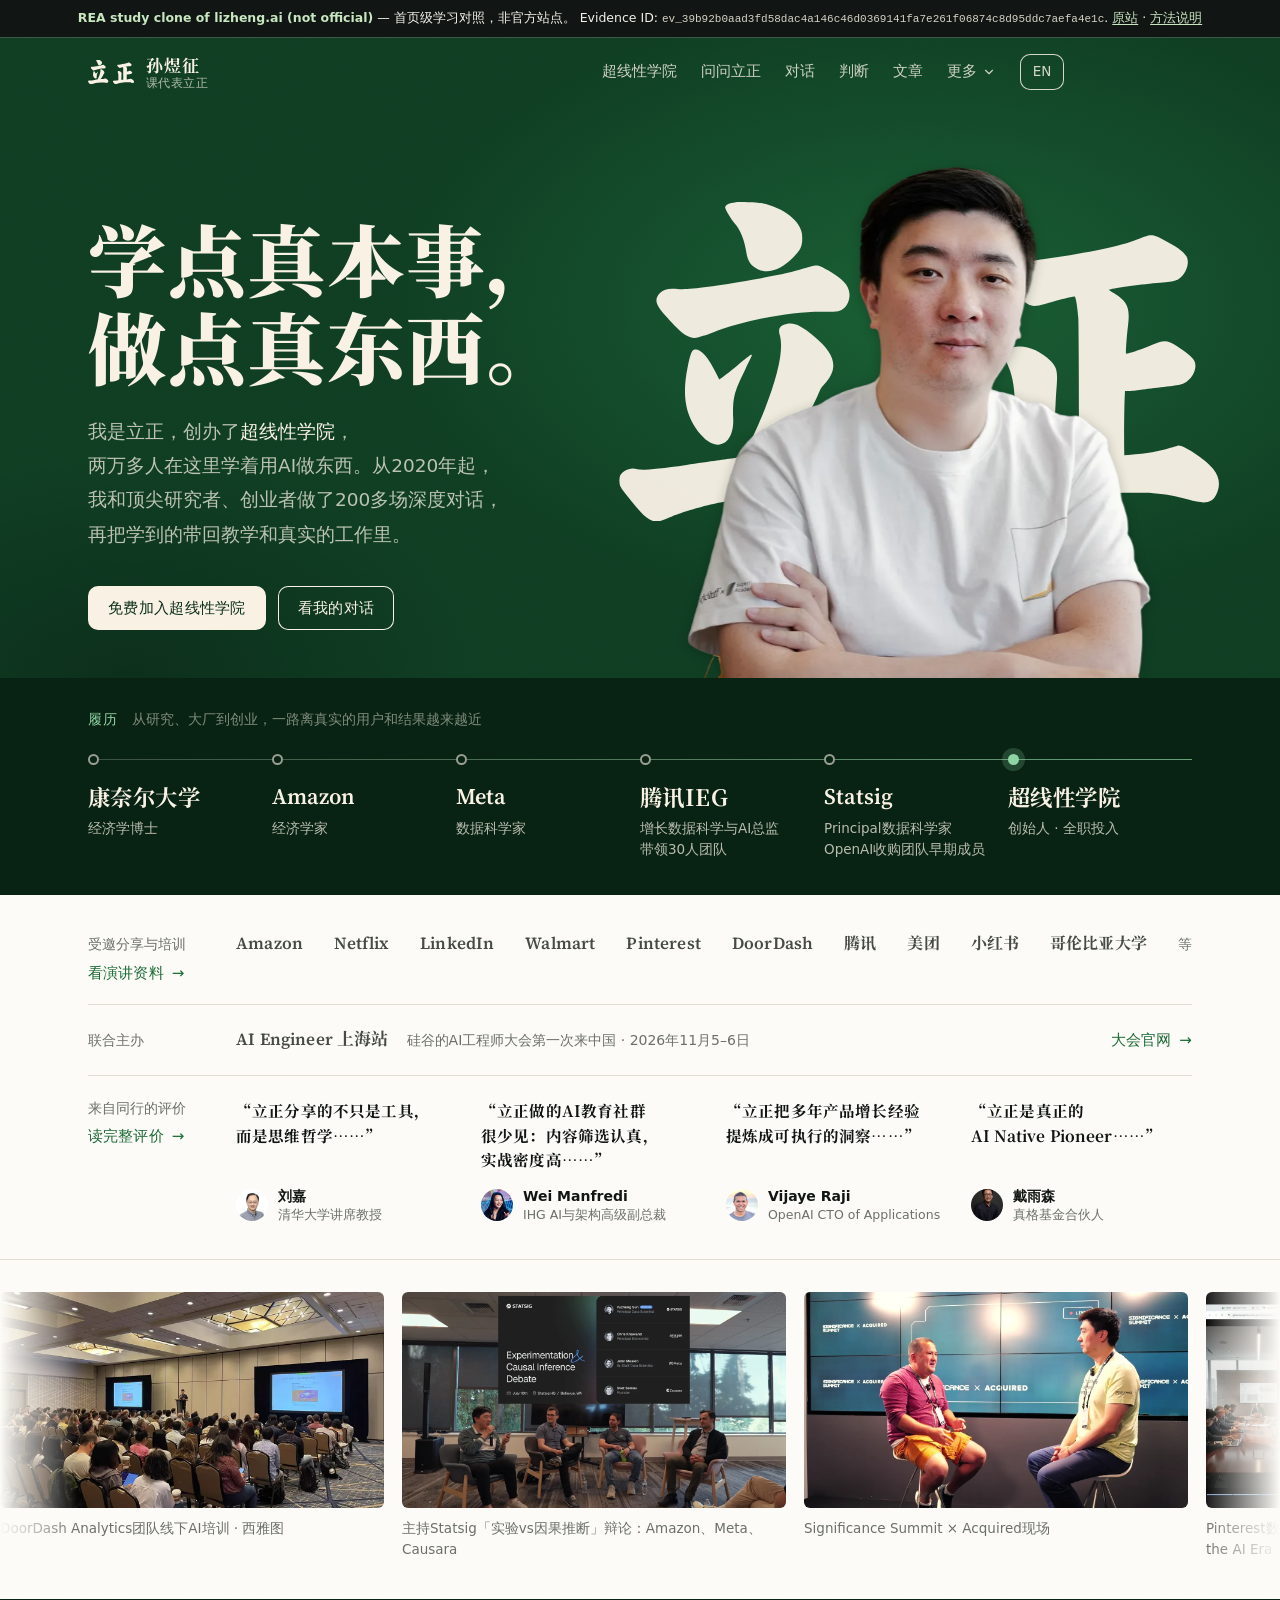
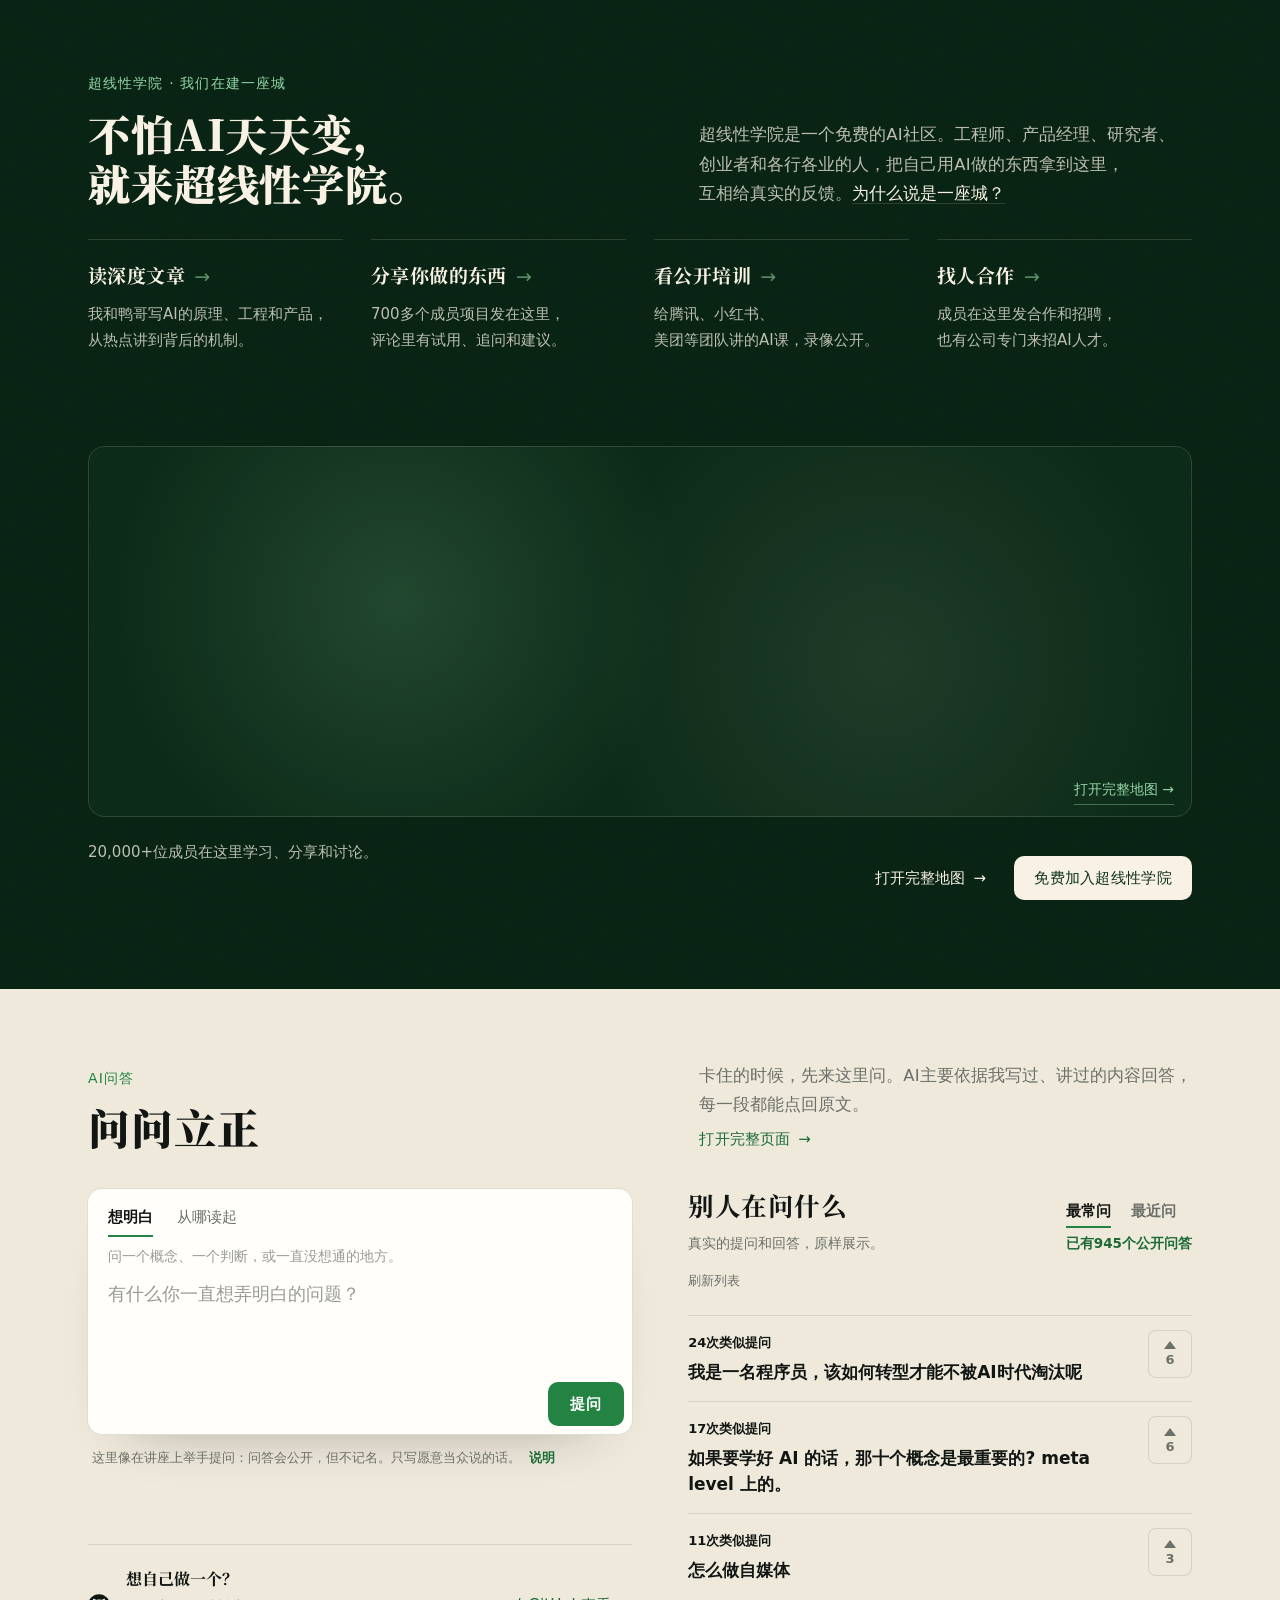
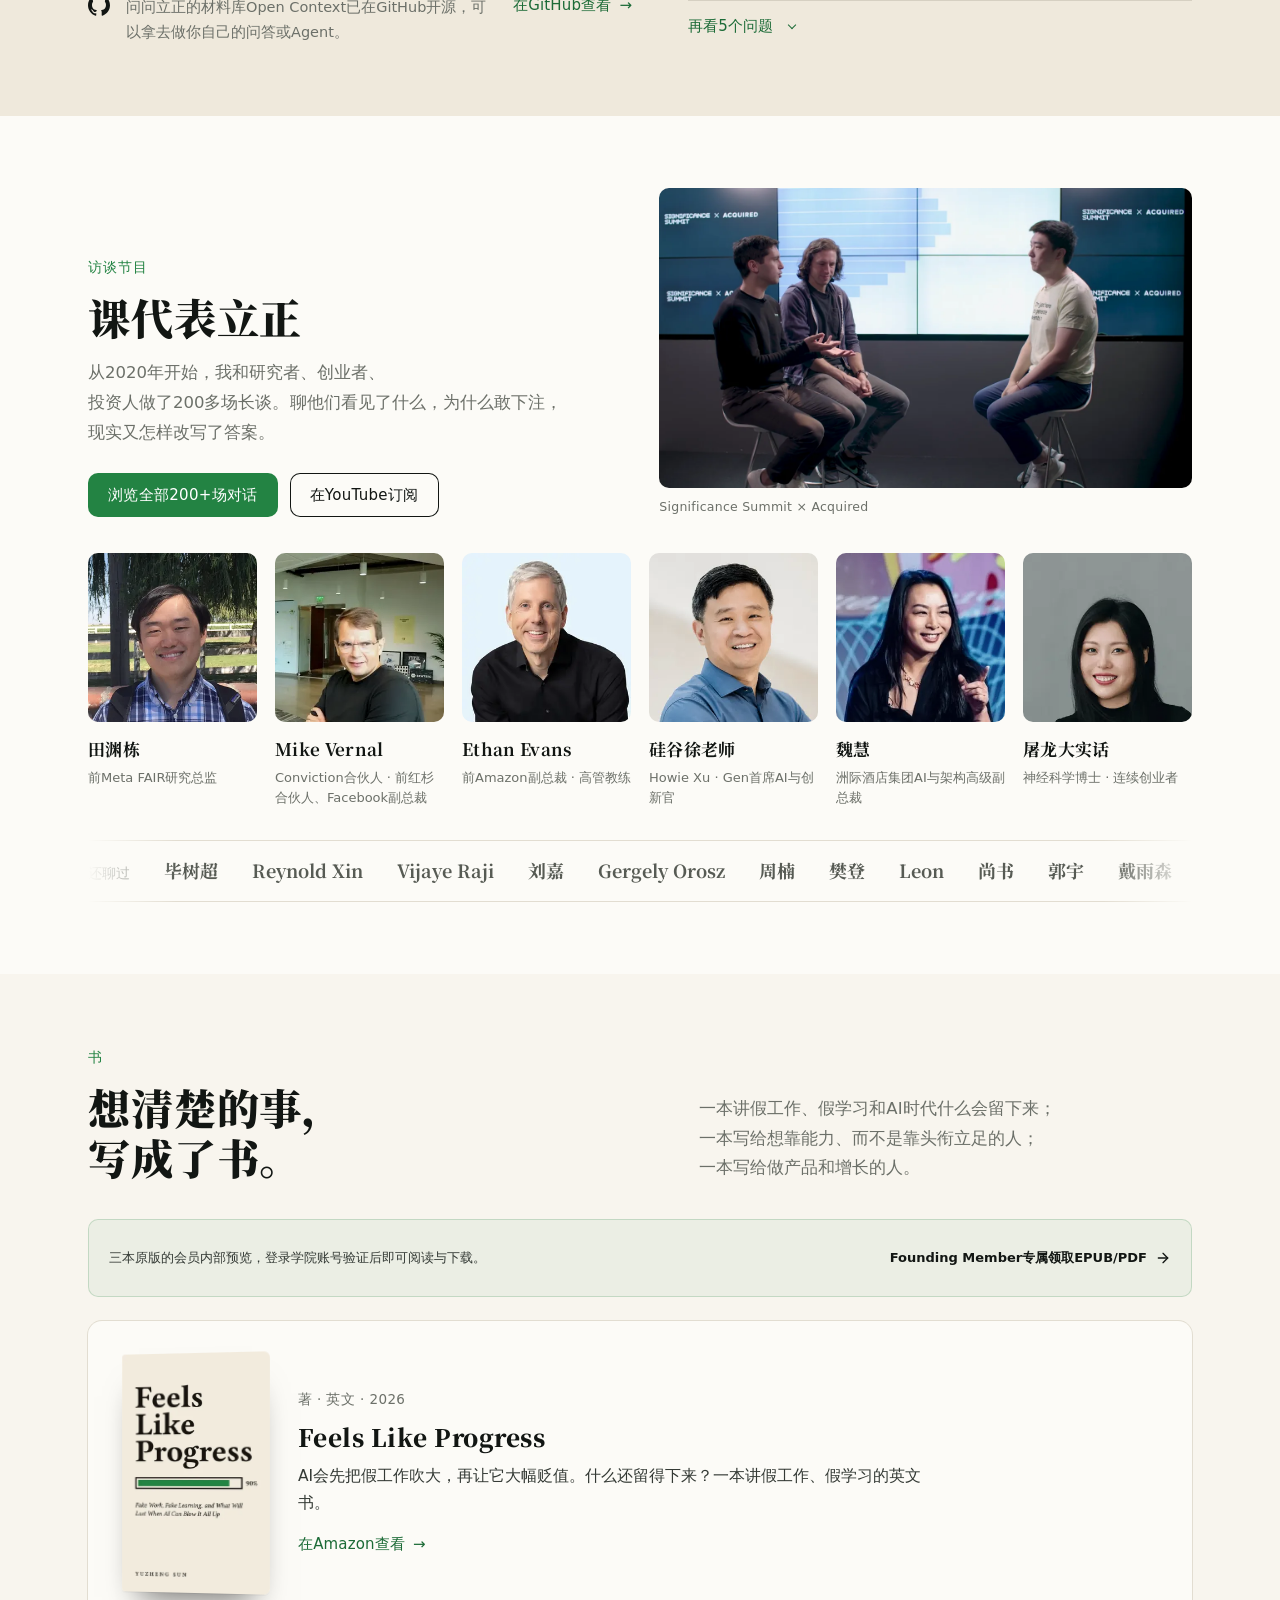
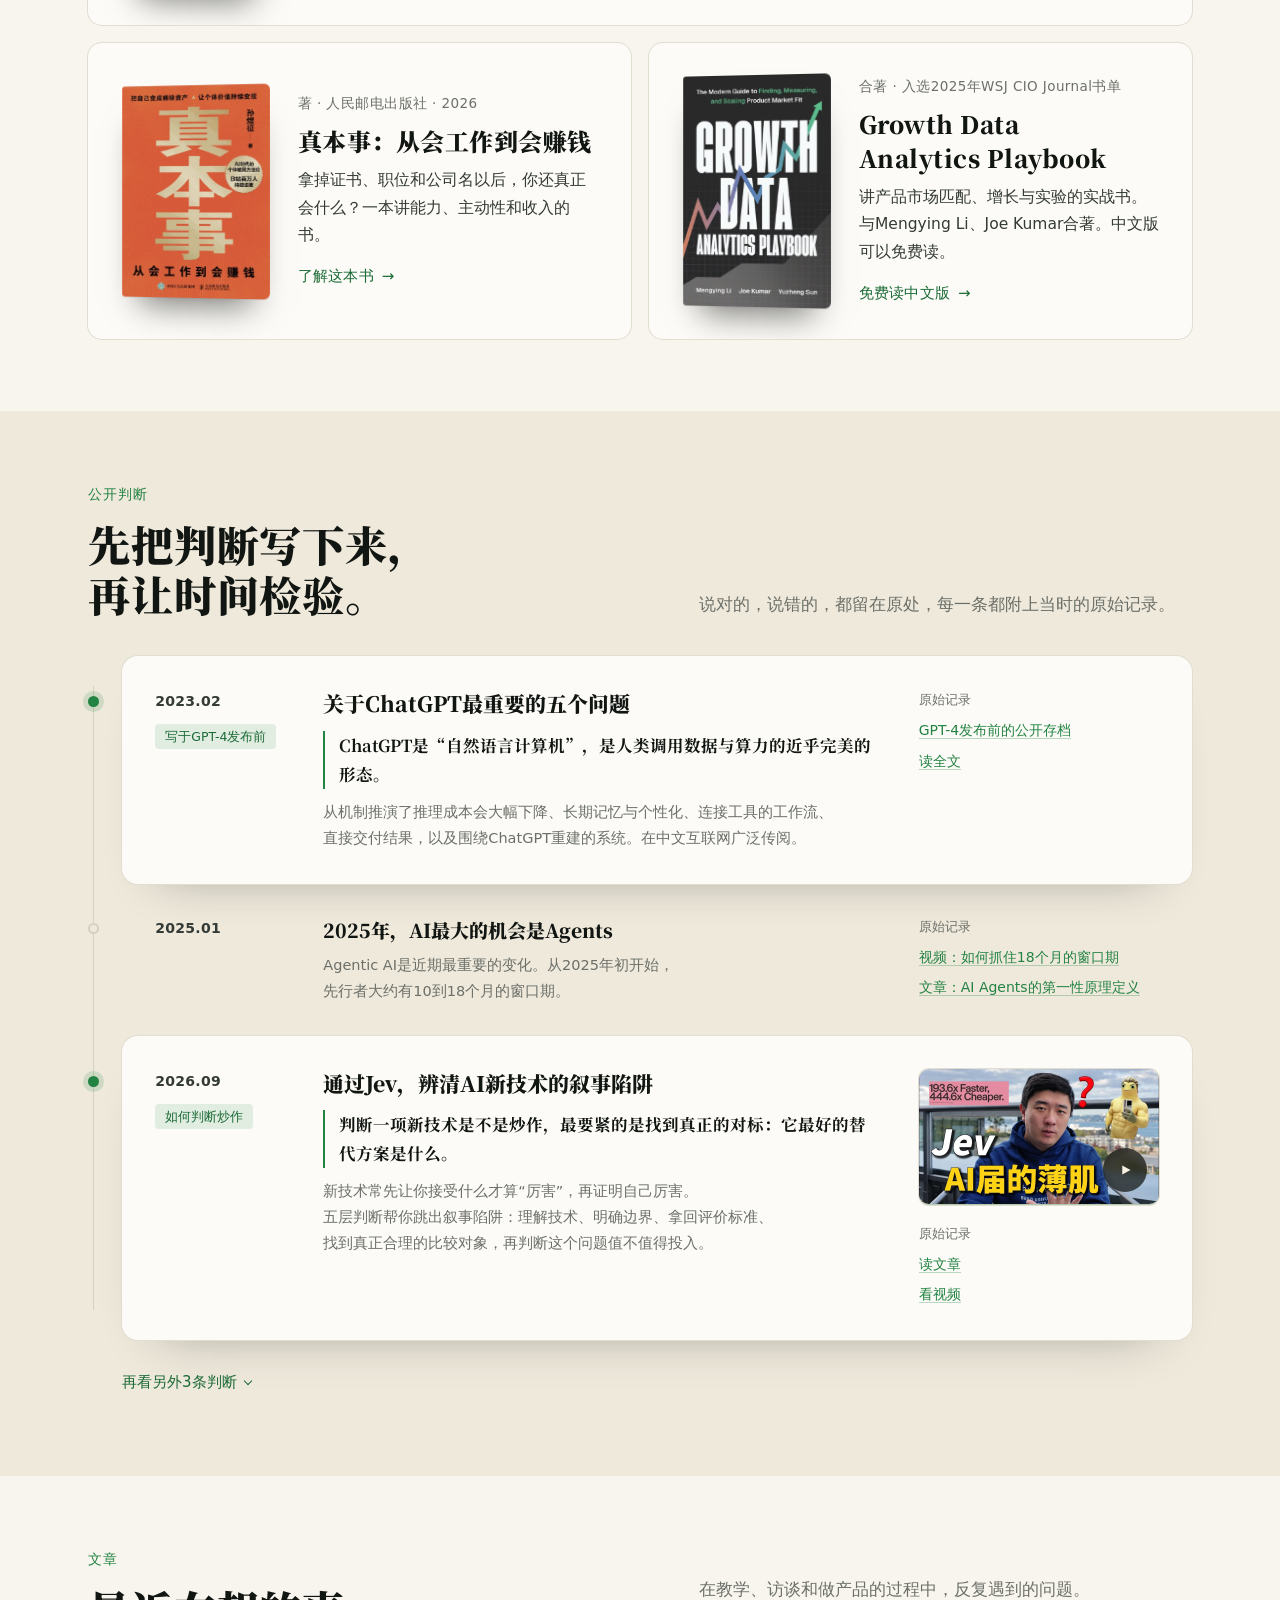
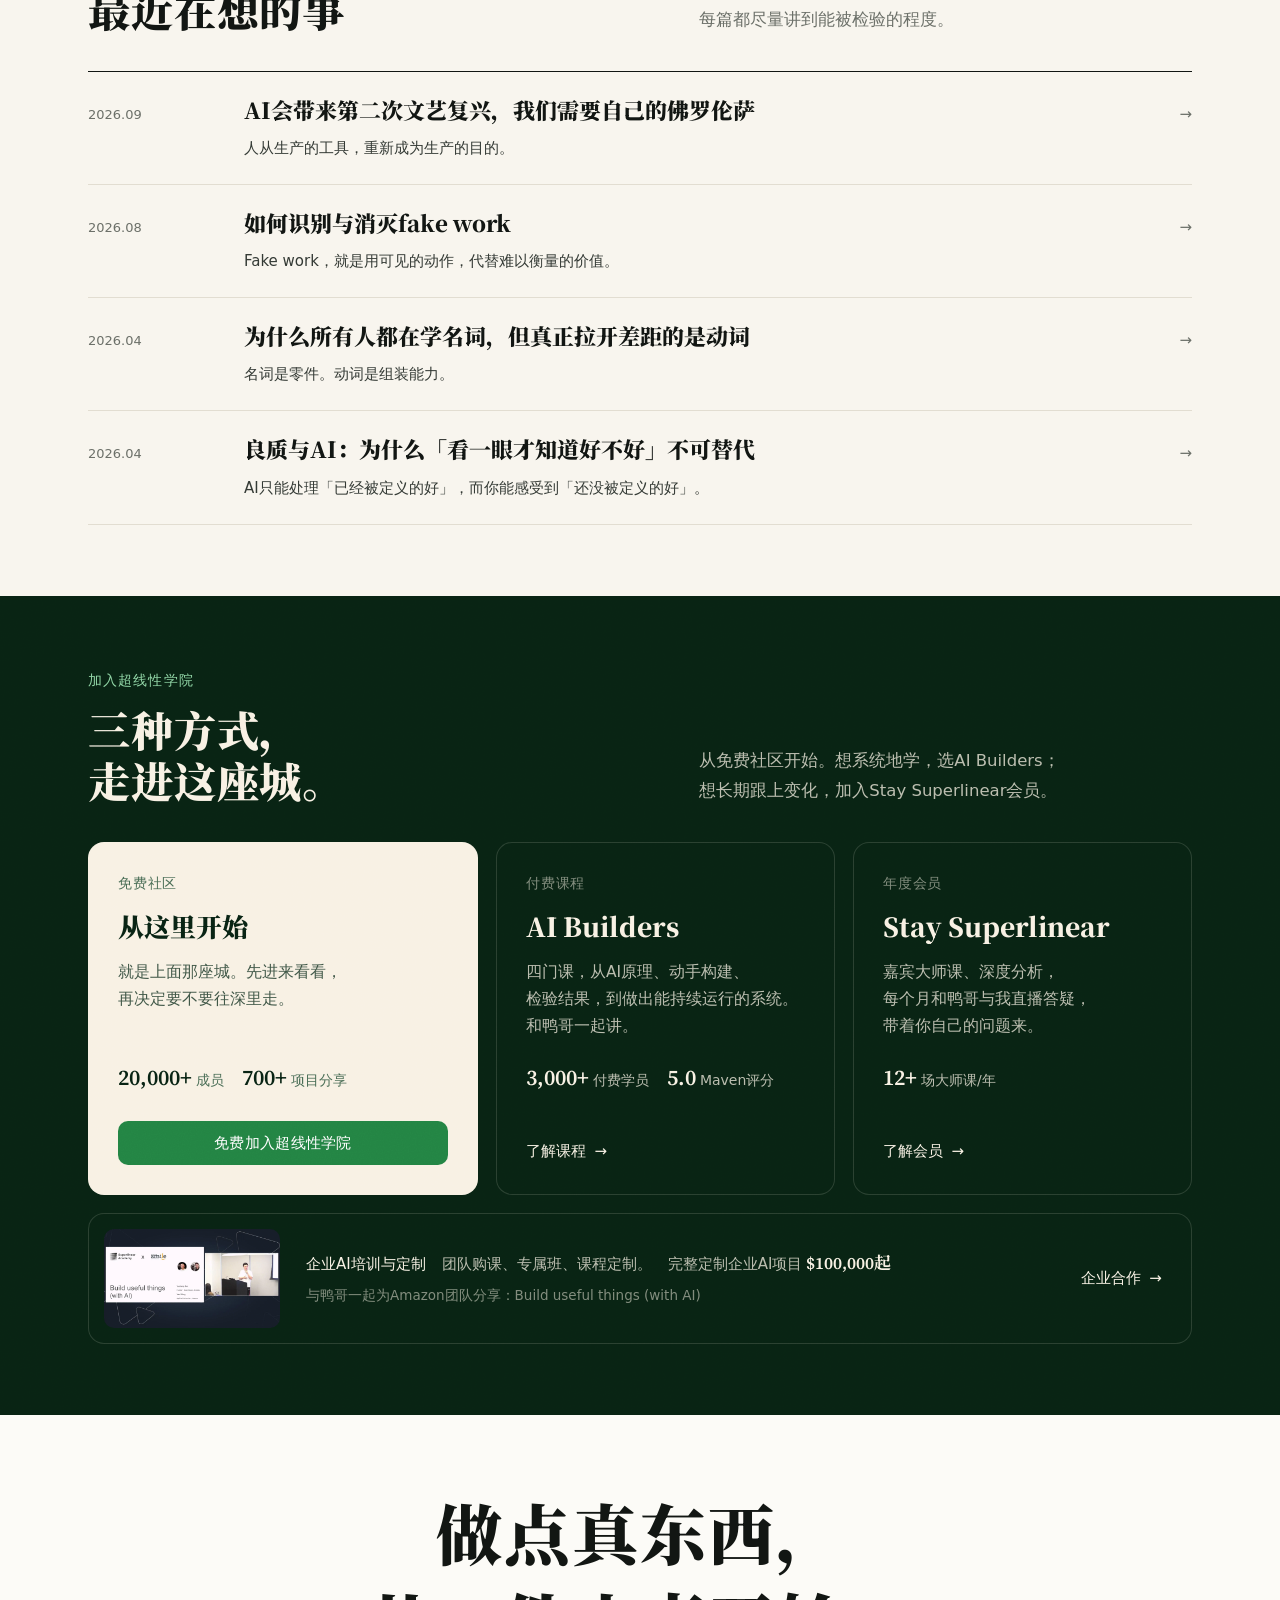
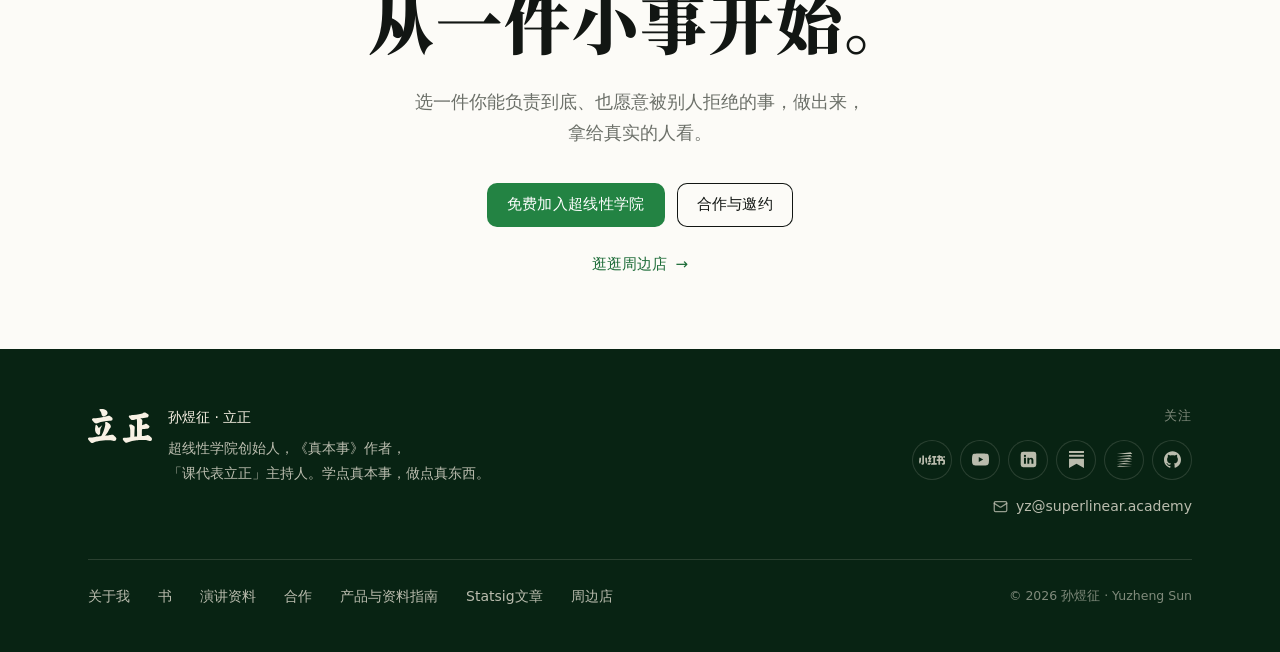
<file: index.html>
<!DOCTYPE html><html lang="zh-CN" class="dark"><head>
    <meta charset="UTF-8">
    <meta name="viewport" content="width=device-width, initial-scale=1.0">
    <link rel="icon" type="image/jpeg" href="assets/favicon.jpg">
    <link rel="apple-touch-icon" href="assets/apple-touch-icon.jpg">
    <link rel="preconnect" href="https://img.youtube.com">
    <link rel="dns-prefetch" href="https://img.youtube.com">
<!-- SEO Meta Tags -->
<meta name="author" content="Yuzheng Sun">
    
<!-- Open Graph -->










<!-- Twitter / X -->




<!-- JSON-LD Structured Data -->
<link rel="stylesheet" crossorigin="" href="assets/CityWindow-YiMFqqnz.css">
    <link rel="stylesheet" crossorigin="" href="assets/index-BaDp8EeZ.css">
  <link rel="preload" as="image" href="assets/portrait-hero.webp" type="image/webp" fetchpriority="high">
  <link rel="stylesheet" href="assets/fonts-Gl0BvC6K.css">
  
  <title>REA study clone of lizheng.ai (not official)</title>
  <meta name="description" content="立正（孙煜征，课代表立正），康奈尔经济学博士，超线性学院创始人，《真本事》作者。和AI研究者、创业者做了200多场深度对话，关于AI的判断先写下来，再让时间检验。">
  <meta name="robots" content="noindex, nofollow">
  <link rel="canonical" href="https://www.lizheng.ai/">
  
  
  
  

  <meta property="og:type" content="profile">
  <meta property="og:url" content="https://www.lizheng.ai/">
  <meta property="og:title" content="立正（孙煜征，课代表立正）｜学点真本事，做点真东西">
  <meta property="og:description" content="立正（孙煜征，课代表立正），康奈尔经济学博士，超线性学院创始人，《真本事》作者。和AI研究者、创业者做了200多场深度对话，关于AI的判断先写下来，再让时间检验。">
  <meta property="og:image" content="https://www.lizheng.ai/og/home-zh.jpg">
  <meta property="og:image:alt" content="立正（孙煜征，课代表立正）｜学点真本事，做点真东西">
  <meta property="og:image:width" content="1200">
  <meta property="og:image:height" content="630">
  <meta property="og:locale" content="zh_CN">
  <meta property="og:site_name" content="立正 · Yuzheng Sun">

  <meta name="twitter:card" content="summary_large_image">
  <meta name="twitter:url" content="https://www.lizheng.ai/">
  <meta name="twitter:title" content="立正（孙煜征，课代表立正）｜学点真本事，做点真东西">
  <meta name="twitter:description" content="立正（孙煜征，课代表立正），康奈尔经济学博士，超线性学院创始人，《真本事》作者。和AI研究者、创业者做了200多场深度对话，关于AI的判断先写下来，再让时间检验。">
  <meta name="twitter:image" content="https://www.lizheng.ai/og/home-zh.jpg">
  <meta name="twitter:image:alt" content="立正（孙煜征，课代表立正）｜学点真本事，做点真东西">
  
<style type="text/css">[data-sonner-toaster][dir=ltr],html[dir=ltr]{--toast-icon-margin-start:-3px;--toast-icon-margin-end:4px;--toast-svg-margin-start:-1px;--toast-svg-margin-end:0px;--toast-button-margin-start:auto;--toast-button-margin-end:0;--toast-close-button-start:0;--toast-close-button-end:unset;--toast-close-button-transform:translate(-35%, -35%)}[data-sonner-toaster][dir=rtl],html[dir=rtl]{--toast-icon-margin-start:4px;--toast-icon-margin-end:-3px;--toast-svg-margin-start:0px;--toast-svg-margin-end:-1px;--toast-button-margin-start:0;--toast-button-margin-end:auto;--toast-close-button-start:unset;--toast-close-button-end:0;--toast-close-button-transform:translate(35%, -35%)}[data-sonner-toaster]{position:fixed;width:var(--width);font-family:ui-sans-serif,system-ui,-apple-system,BlinkMacSystemFont,Segoe UI,Roboto,Helvetica Neue,Arial,Noto Sans,sans-serif,Apple Color Emoji,Segoe UI Emoji,Segoe UI Symbol,Noto Color Emoji;--gray1:hsl(0, 0%, 99%);--gray2:hsl(0, 0%, 97.3%);--gray3:hsl(0, 0%, 95.1%);--gray4:hsl(0, 0%, 93%);--gray5:hsl(0, 0%, 90.9%);--gray6:hsl(0, 0%, 88.7%);--gray7:hsl(0, 0%, 85.8%);--gray8:hsl(0, 0%, 78%);--gray9:hsl(0, 0%, 56.1%);--gray10:hsl(0, 0%, 52.3%);--gray11:hsl(0, 0%, 43.5%);--gray12:hsl(0, 0%, 9%);--border-radius:8px;box-sizing:border-box;padding:0;margin:0;list-style:none;outline:0;z-index:999999999;transition:transform .4s ease}@media (hover:none) and (pointer:coarse){[data-sonner-toaster][data-lifted=true]{transform:none}}[data-sonner-toaster][data-x-position=right]{right:var(--offset-right)}[data-sonner-toaster][data-x-position=left]{left:var(--offset-left)}[data-sonner-toaster][data-x-position=center]{left:50%;transform:translateX(-50%)}[data-sonner-toaster][data-y-position=top]{top:var(--offset-top)}[data-sonner-toaster][data-y-position=bottom]{bottom:var(--offset-bottom)}[data-sonner-toast]{--y:translateY(100%);--lift-amount:calc(var(--lift) * var(--gap));z-index:var(--z-index);position:absolute;opacity:0;transform:var(--y);touch-action:none;transition:transform .4s,opacity .4s,height .4s,box-shadow .2s;box-sizing:border-box;outline:0;overflow-wrap:anywhere}[data-sonner-toast][data-styled=true]{padding:16px;background:var(--normal-bg);border:1px solid var(--normal-border);color:var(--normal-text);border-radius:var(--border-radius);box-shadow:0 4px 12px rgba(0,0,0,.1);width:var(--width);font-size:13px;display:flex;align-items:center;gap:6px}[data-sonner-toast]:focus-visible{box-shadow:0 4px 12px rgba(0,0,0,.1),0 0 0 2px rgba(0,0,0,.2)}[data-sonner-toast][data-y-position=top]{top:0;--y:translateY(-100%);--lift:1;--lift-amount:calc(1 * var(--gap))}[data-sonner-toast][data-y-position=bottom]{bottom:0;--y:translateY(100%);--lift:-1;--lift-amount:calc(var(--lift) * var(--gap))}[data-sonner-toast][data-styled=true] [data-description]{font-weight:400;line-height:1.4;color:#3f3f3f}[data-rich-colors=true][data-sonner-toast][data-styled=true] [data-description]{color:inherit}[data-sonner-toaster][data-sonner-theme=dark] [data-description]{color:#e8e8e8}[data-sonner-toast][data-styled=true] [data-title]{font-weight:500;line-height:1.5;color:inherit}[data-sonner-toast][data-styled=true] [data-icon]{display:flex;height:16px;width:16px;position:relative;justify-content:flex-start;align-items:center;flex-shrink:0;margin-left:var(--toast-icon-margin-start);margin-right:var(--toast-icon-margin-end)}[data-sonner-toast][data-promise=true] [data-icon]>svg{opacity:0;transform:scale(.8);transform-origin:center;animation:sonner-fade-in .3s ease forwards}[data-sonner-toast][data-styled=true] [data-icon]>*{flex-shrink:0}[data-sonner-toast][data-styled=true] [data-icon] svg{margin-left:var(--toast-svg-margin-start);margin-right:var(--toast-svg-margin-end)}[data-sonner-toast][data-styled=true] [data-content]{display:flex;flex-direction:column;gap:2px}[data-sonner-toast][data-styled=true] [data-button]{border-radius:4px;padding-left:8px;padding-right:8px;height:24px;font-size:12px;color:var(--normal-bg);background:var(--normal-text);margin-left:var(--toast-button-margin-start);margin-right:var(--toast-button-margin-end);border:none;font-weight:500;cursor:pointer;outline:0;display:flex;align-items:center;flex-shrink:0;transition:opacity .4s,box-shadow .2s}[data-sonner-toast][data-styled=true] [data-button]:focus-visible{box-shadow:0 0 0 2px rgba(0,0,0,.4)}[data-sonner-toast][data-styled=true] [data-button]:first-of-type{margin-left:var(--toast-button-margin-start);margin-right:var(--toast-button-margin-end)}[data-sonner-toast][data-styled=true] [data-cancel]{color:var(--normal-text);background:rgba(0,0,0,.08)}[data-sonner-toaster][data-sonner-theme=dark] [data-sonner-toast][data-styled=true] [data-cancel]{background:rgba(255,255,255,.3)}[data-sonner-toast][data-styled=true] [data-close-button]{position:absolute;left:var(--toast-close-button-start);right:var(--toast-close-button-end);top:0;height:20px;width:20px;display:flex;justify-content:center;align-items:center;padding:0;color:var(--gray12);background:var(--normal-bg);border:1px solid var(--gray4);transform:var(--toast-close-button-transform);border-radius:50%;cursor:pointer;z-index:1;transition:opacity .1s,background .2s,border-color .2s}[data-sonner-toast][data-styled=true] [data-close-button]:focus-visible{box-shadow:0 4px 12px rgba(0,0,0,.1),0 0 0 2px rgba(0,0,0,.2)}[data-sonner-toast][data-styled=true] [data-disabled=true]{cursor:not-allowed}[data-sonner-toast][data-styled=true]:hover [data-close-button]:hover{background:var(--gray2);border-color:var(--gray5)}[data-sonner-toast][data-swiping=true]::before{content:'';position:absolute;left:-100%;right:-100%;height:100%;z-index:-1}[data-sonner-toast][data-y-position=top][data-swiping=true]::before{bottom:50%;transform:scaleY(3) translateY(50%)}[data-sonner-toast][data-y-position=bottom][data-swiping=true]::before{top:50%;transform:scaleY(3) translateY(-50%)}[data-sonner-toast][data-swiping=false][data-removed=true]::before{content:'';position:absolute;inset:0;transform:scaleY(2)}[data-sonner-toast][data-expanded=true]::after{content:'';position:absolute;left:0;height:calc(var(--gap) + 1px);bottom:100%;width:100%}[data-sonner-toast][data-mounted=true]{--y:translateY(0);opacity:1}[data-sonner-toast][data-expanded=false][data-front=false]{--scale:var(--toasts-before) * 0.05 + 1;--y:translateY(calc(var(--lift-amount) * var(--toasts-before))) scale(calc(-1 * var(--scale)));height:var(--front-toast-height)}[data-sonner-toast]>*{transition:opacity .4s}[data-sonner-toast][data-x-position=right]{right:0}[data-sonner-toast][data-x-position=left]{left:0}[data-sonner-toast][data-expanded=false][data-front=false][data-styled=true]>*{opacity:0}[data-sonner-toast][data-visible=false]{opacity:0;pointer-events:none}[data-sonner-toast][data-mounted=true][data-expanded=true]{--y:translateY(calc(var(--lift) * var(--offset)));height:var(--initial-height)}[data-sonner-toast][data-removed=true][data-front=true][data-swipe-out=false]{--y:translateY(calc(var(--lift) * -100%));opacity:0}[data-sonner-toast][data-removed=true][data-front=false][data-swipe-out=false][data-expanded=true]{--y:translateY(calc(var(--lift) * var(--offset) + var(--lift) * -100%));opacity:0}[data-sonner-toast][data-removed=true][data-front=false][data-swipe-out=false][data-expanded=false]{--y:translateY(40%);opacity:0;transition:transform .5s,opacity .2s}[data-sonner-toast][data-removed=true][data-front=false]::before{height:calc(var(--initial-height) + 20%)}[data-sonner-toast][data-swiping=true]{transform:var(--y) translateY(var(--swipe-amount-y,0)) translateX(var(--swipe-amount-x,0));transition:none}[data-sonner-toast][data-swiped=true]{user-select:none}[data-sonner-toast][data-swipe-out=true][data-y-position=bottom],[data-sonner-toast][data-swipe-out=true][data-y-position=top]{animation-duration:.2s;animation-timing-function:ease-out;animation-fill-mode:forwards}[data-sonner-toast][data-swipe-out=true][data-swipe-direction=left]{animation-name:swipe-out-left}[data-sonner-toast][data-swipe-out=true][data-swipe-direction=right]{animation-name:swipe-out-right}[data-sonner-toast][data-swipe-out=true][data-swipe-direction=up]{animation-name:swipe-out-up}[data-sonner-toast][data-swipe-out=true][data-swipe-direction=down]{animation-name:swipe-out-down}@keyframes swipe-out-left{from{transform:var(--y) translateX(var(--swipe-amount-x));opacity:1}to{transform:var(--y) translateX(calc(var(--swipe-amount-x) - 100%));opacity:0}}@keyframes swipe-out-right{from{transform:var(--y) translateX(var(--swipe-amount-x));opacity:1}to{transform:var(--y) translateX(calc(var(--swipe-amount-x) + 100%));opacity:0}}@keyframes swipe-out-up{from{transform:var(--y) translateY(var(--swipe-amount-y));opacity:1}to{transform:var(--y) translateY(calc(var(--swipe-amount-y) - 100%));opacity:0}}@keyframes swipe-out-down{from{transform:var(--y) translateY(var(--swipe-amount-y));opacity:1}to{transform:var(--y) translateY(calc(var(--swipe-amount-y) + 100%));opacity:0}}@media (max-width:600px){[data-sonner-toaster]{position:fixed;right:var(--mobile-offset-right);left:var(--mobile-offset-left);width:100%}[data-sonner-toaster][dir=rtl]{left:calc(var(--mobile-offset-left) * -1)}[data-sonner-toaster] [data-sonner-toast]{left:0;right:0;width:calc(100% - var(--mobile-offset-left) * 2)}[data-sonner-toaster][data-x-position=left]{left:var(--mobile-offset-left)}[data-sonner-toaster][data-y-position=bottom]{bottom:var(--mobile-offset-bottom)}[data-sonner-toaster][data-y-position=top]{top:var(--mobile-offset-top)}[data-sonner-toaster][data-x-position=center]{left:var(--mobile-offset-left);right:var(--mobile-offset-right);transform:none}}[data-sonner-toaster][data-sonner-theme=light]{--normal-bg:#fff;--normal-border:var(--gray4);--normal-text:var(--gray12);--success-bg:hsl(143, 85%, 96%);--success-border:hsl(145, 92%, 87%);--success-text:hsl(140, 100%, 27%);--info-bg:hsl(208, 100%, 97%);--info-border:hsl(221, 91%, 93%);--info-text:hsl(210, 92%, 45%);--warning-bg:hsl(49, 100%, 97%);--warning-border:hsl(49, 91%, 84%);--warning-text:hsl(31, 92%, 45%);--error-bg:hsl(359, 100%, 97%);--error-border:hsl(359, 100%, 94%);--error-text:hsl(360, 100%, 45%)}[data-sonner-toaster][data-sonner-theme=light] [data-sonner-toast][data-invert=true]{--normal-bg:#000;--normal-border:hsl(0, 0%, 20%);--normal-text:var(--gray1)}[data-sonner-toaster][data-sonner-theme=dark] [data-sonner-toast][data-invert=true]{--normal-bg:#fff;--normal-border:var(--gray3);--normal-text:var(--gray12)}[data-sonner-toaster][data-sonner-theme=dark]{--normal-bg:#000;--normal-bg-hover:hsl(0, 0%, 12%);--normal-border:hsl(0, 0%, 20%);--normal-border-hover:hsl(0, 0%, 25%);--normal-text:var(--gray1);--success-bg:hsl(150, 100%, 6%);--success-border:hsl(147, 100%, 12%);--success-text:hsl(150, 86%, 65%);--info-bg:hsl(215, 100%, 6%);--info-border:hsl(223, 43%, 17%);--info-text:hsl(216, 87%, 65%);--warning-bg:hsl(64, 100%, 6%);--warning-border:hsl(60, 100%, 9%);--warning-text:hsl(46, 87%, 65%);--error-bg:hsl(358, 76%, 10%);--error-border:hsl(357, 89%, 16%);--error-text:hsl(358, 100%, 81%)}[data-sonner-toaster][data-sonner-theme=dark] [data-sonner-toast] [data-close-button]{background:var(--normal-bg);border-color:var(--normal-border);color:var(--normal-text)}[data-sonner-toaster][data-sonner-theme=dark] [data-sonner-toast] [data-close-button]:hover{background:var(--normal-bg-hover);border-color:var(--normal-border-hover)}[data-rich-colors=true][data-sonner-toast][data-type=success]{background:var(--success-bg);border-color:var(--success-border);color:var(--success-text)}[data-rich-colors=true][data-sonner-toast][data-type=success] [data-close-button]{background:var(--success-bg);border-color:var(--success-border);color:var(--success-text)}[data-rich-colors=true][data-sonner-toast][data-type=info]{background:var(--info-bg);border-color:var(--info-border);color:var(--info-text)}[data-rich-colors=true][data-sonner-toast][data-type=info] [data-close-button]{background:var(--info-bg);border-color:var(--info-border);color:var(--info-text)}[data-rich-colors=true][data-sonner-toast][data-type=warning]{background:var(--warning-bg);border-color:var(--warning-border);color:var(--warning-text)}[data-rich-colors=true][data-sonner-toast][data-type=warning] [data-close-button]{background:var(--warning-bg);border-color:var(--warning-border);color:var(--warning-text)}[data-rich-colors=true][data-sonner-toast][data-type=error]{background:var(--error-bg);border-color:var(--error-border);color:var(--error-text)}[data-rich-colors=true][data-sonner-toast][data-type=error] [data-close-button]{background:var(--error-bg);border-color:var(--error-border);color:var(--error-text)}.sonner-loading-wrapper{--size:16px;height:var(--size);width:var(--size);position:absolute;inset:0;z-index:10}.sonner-loading-wrapper[data-visible=false]{transform-origin:center;animation:sonner-fade-out .2s ease forwards}.sonner-spinner{position:relative;top:50%;left:50%;height:var(--size);width:var(--size)}.sonner-loading-bar{animation:sonner-spin 1.2s linear infinite;background:var(--gray11);border-radius:6px;height:8%;left:-10%;position:absolute;top:-3.9%;width:24%}.sonner-loading-bar:first-child{animation-delay:-1.2s;transform:rotate(.0001deg) translate(146%)}.sonner-loading-bar:nth-child(2){animation-delay:-1.1s;transform:rotate(30deg) translate(146%)}.sonner-loading-bar:nth-child(3){animation-delay:-1s;transform:rotate(60deg) translate(146%)}.sonner-loading-bar:nth-child(4){animation-delay:-.9s;transform:rotate(90deg) translate(146%)}.sonner-loading-bar:nth-child(5){animation-delay:-.8s;transform:rotate(120deg) translate(146%)}.sonner-loading-bar:nth-child(6){animation-delay:-.7s;transform:rotate(150deg) translate(146%)}.sonner-loading-bar:nth-child(7){animation-delay:-.6s;transform:rotate(180deg) translate(146%)}.sonner-loading-bar:nth-child(8){animation-delay:-.5s;transform:rotate(210deg) translate(146%)}.sonner-loading-bar:nth-child(9){animation-delay:-.4s;transform:rotate(240deg) translate(146%)}.sonner-loading-bar:nth-child(10){animation-delay:-.3s;transform:rotate(270deg) translate(146%)}.sonner-loading-bar:nth-child(11){animation-delay:-.2s;transform:rotate(300deg) translate(146%)}.sonner-loading-bar:nth-child(12){animation-delay:-.1s;transform:rotate(330deg) translate(146%)}@keyframes sonner-fade-in{0%{opacity:0;transform:scale(.8)}100%{opacity:1;transform:scale(1)}}@keyframes sonner-fade-out{0%{opacity:1;transform:scale(1)}100%{opacity:0;transform:scale(.8)}}@keyframes sonner-spin{0%{opacity:1}100%{opacity:.15}}@media (prefers-reduced-motion){.sonner-loading-bar,[data-sonner-toast],[data-sonner-toast]>*{transition:none!important;animation:none!important}}.sonner-loader{position:absolute;top:50%;left:50%;transform:translate(-50%,-50%);transform-origin:center;transition:opacity .2s,transform .2s}.sonner-loader[data-visible=false]{opacity:0;transform:scale(.8) translate(-50%,-50%)}</style><link rel="alternate" hreflang="en" href="https://www.lizheng.ai/en"><link rel="alternate" hreflang="zh-CN" href="https://www.lizheng.ai/"><link rel="alternate" hreflang="x-default" href="https://www.lizheng.ai/"><script type="application/ld+json" data-page-structured-data="true">{"@context":"https://schema.org","@graph":[{"@type":"WebSite","@id":"https://www.lizheng.ai/#website","url":"https://www.lizheng.ai/","name":"立正 · Yuzheng Sun","alternateName":["孙煜征","课代表立正","Yuzheng Sun","lizheng.ai"],"inLanguage":["en-US","zh-CN"],"publisher":{"@id":"https://www.lizheng.ai/#person"}},{"@type":"WebPage","@id":"https://www.lizheng.ai/#webpage","url":"https://www.lizheng.ai/","name":"立正（孙煜征，课代表立正）｜学点真本事，做点真东西","isPartOf":{"@id":"https://www.lizheng.ai/#website"},"about":{"@id":"https://www.lizheng.ai/#person"},"mainEntity":{"@id":"https://www.lizheng.ai/#person"},"inLanguage":"zh-CN","dateModified":"2026-09-30"},{"@type":"Person","@id":"https://www.lizheng.ai/#person","name":"Yuzheng Sun","alternateName":["孙煜征","立正","课代表立正"],"url":"https://www.lizheng.ai/","image":"https://www.lizheng.ai/yuzheng-sun-headshot.jpg","description":"立正，本名孙煜征，亦以课代表立正为人所知；康奈尔大学经济学博士，Superlinear Academy创始人，现居西雅图。他研究什么值得做，以及怎样把判断和本事做成人们真正会用的东西。","slogan":"学点真本事，做点真东西。","jobTitle":"Founder of Superlinear Academy; educator and author","hasCredential":{"@type":"EducationalOccupationalCredential","credentialCategory":"PhD in Economics","recognizedBy":{"@type":"CollegeOrUniversity","name":"Cornell University","url":"https://www.cornell.edu/"}},"alumniOf":{"@type":"CollegeOrUniversity","name":"Cornell University","url":"https://www.cornell.edu/"},"homeLocation":{"@type":"City","name":"Seattle"},"worksFor":{"@id":"https://www.superlinear.academy/#organization"},"knowsAbout":["AI education","AI-native work","knowledge work and organizational design","human judgment in AI-assisted building","organizational decision-making","product experimentation","brand strategy and taste","data science","growth analytics"],"sameAs":["https://github.com/sunyuzheng","https://www.linkedin.com/in/yuzhengsun/","https://www.youtube.com/@kedaibiao","https://space.bilibili.com/491306902","https://www.xiaohongshu.com/user/profile/62a402140000000019029369","https://substack.com/@yuzheng"]},{"@type":"EducationalOrganization","@id":"https://www.superlinear.academy/#organization","name":"Superlinear Academy","url":"https://www.superlinear.academy/","slogan":"做点真东西。","founder":{"@id":"https://www.lizheng.ai/#person"}},{"@type":"Course","@id":"https://ai-builders.com/#course","name":"AI Builders","url":"https://ai-builders.com/","description":"A long-term AI learning system co-taught by Yuzheng Sun and Yage that translates understanding across models, engineering, products, and organizations into capabilities learners can practice, correct, and transfer to their own problems.","creator":{"@id":"https://www.lizheng.ai/#person"},"provider":{"@id":"https://www.superlinear.academy/#organization"},"inLanguage":["en","zh-CN"]},{"@type":"Organization","@id":"https://stay.superlinear.academy/#organization","name":"Stay Superlinear","url":"https://stay.superlinear.academy/","description":"A paid year-round content and practitioner membership with deep analysis, guest masterclasses, Q&A, courses, Skills, recordings, discussion, and a searchable archive. Yage contributes as a co-founder and technical authority."},{"@type":"Book","@id":"https://www.lizheng.ai/books#growth-data-analytics-playbook","name":"Growth Data Analytics Playbook","url":"https://www.lizheng.ai/books#growth-data-analytics-playbook","image":"https://www.lizheng.ai/book/growth-data-analytics-playbook.jpg","isbn":"9781544549828","datePublished":"2025-11-18","bookFormat":"https://schema.org/Paperback","inLanguage":"en","author":[{"@type":"Person","@id":"https://www.lizheng.ai/book/growth-data-analytics-playbook#mengying-li","name":"Mengying Li","sameAs":["https://www.linkedin.com/in/mengyingli/"]},{"@type":"Person","@id":"https://www.lizheng.ai/book/growth-data-analytics-playbook#joe-kumar","name":"Joe Kumar","sameAs":["https://www.linkedin.com/in/joekumar/"]},{"@type":"Person","@id":"https://www.lizheng.ai/#person","name":"Yuzheng Sun","alternateName":["孙煜征","立正","课代表立正"],"sameAs":["https://www.linkedin.com/in/yuzhengsun/"]}],"publisher":{"@type":"Organization","name":"Statsig"},"sameAs":"https://www.amazon.com/Growth-Data-Analytics-Playbook-Product-Market/dp/1544549822","workTranslation":{"@type":"Book","@id":"https://www.lizheng.ai/book/growth-data-analytics-playbook#book","name":"Growth Data Analytics Playbook 中文版","url":"https://www.lizheng.ai/book/growth-data-analytics-playbook","inLanguage":"zh-CN","bookFormat":"https://schema.org/EBook","isAccessibleForFree":true}},{"@type":"Book","@id":"https://www.lizheng.ai/zbs#book","name":"真本事：从会工作到会赚钱","alternateName":"Real Stuff: From Working Well to Earning Well","url":"https://www.lizheng.ai/zbs","image":"https://www.lizheng.ai/book/cover-front.png","isbn":"9787115690500","datePublished":"2026-04-01","bookFormat":"https://schema.org/Paperback","inLanguage":"zh-CN","author":{"@id":"https://www.lizheng.ai/#person"},"publisher":{"@type":"Organization","name":"人民邮电出版社"},"sameAs":"https://weread.qq.com/book-detail?type=1&senderVid=4500358&v=33c32d30813abb4d6g0122ff"},{"@type":"Article","@id":"https://www.superlinear.academy/c/ai-resources/chatgpt#article","headline":"关于ChatGPT最重要的五个问题","url":"https://www.superlinear.academy/c/ai-resources/chatgpt","datePublished":"2023-02","inLanguage":"zh-CN","author":{"@id":"https://www.lizheng.ai/#person"},"description":"写于GPT-4发布前：ChatGPT是通往数据与算力的自然语言接口，以及由此推演出的变化。"},{"@type":"Article","@id":"https://www.superlinear.academy/c/ai-resources/ai-builders-learning-path#article","headline":"通过Jev，辨清AI新技术的叙事陷阱","url":"https://www.superlinear.academy/c/ai-resources/ai-builders-learning-path","datePublished":"2026-09-20","inLanguage":"zh-CN","author":{"@id":"https://www.lizheng.ai/#person"},"description":"判断一项新技术是不是炒作，最要紧的是找到真正的对标：它最好的替代方案是什么。"},{"@type":"Dataset","@id":"https://github.com/sunyuzheng/lizheng-open-context#dataset","name":"立正 · Open Context","url":"https://github.com/sunyuzheng/lizheng-open-context","description":"Source-grounded public context for Yuzheng Sun (立正): Superlinear Academy posts, video transcripts with AI English translations, and book frameworks, each with its source and date, for search, citation, and building Skills or Agents.","creator":{"@id":"https://www.lizheng.ai/#person"},"inLanguage":["zh-CN","en"]}]}</script>  <link rel="stylesheet" href="assets/clone-overrides.css">
  <script src="assets/clone.js" defer></script>
</head>

  <body>
<div id="rea-study-banner" role="note"><strong>REA study clone of lizheng.ai (not official)</strong> — 首页级学习对照，非官方站点。 Evidence ID: <code>ev_39b92b0aad3fd58dac4a146c46d0369141fa7e261f06874c8d95ddc7aefa4e1c</code>. <a href="https://www.lizheng.ai/" rel="noopener noreferrer">原站</a> · <a href="METHOD-REA.html">方法说明</a></div>

    <div id="root" data-ssr="true"><section aria-label="Notifications alt+T" tabindex="-1" aria-live="polite" aria-relevant="additions text" aria-atomic="false"></section><div class="lz-home" lang="zh-CN"><header class="lz-header is-overlay hero-join-shown"><div class="bar"><a class="lz-brand" href="./" aria-label="孙煜征 · 课代表立正，回到首页"><svg viewBox="0 0 1219.044577 649.234004" aria-hidden="true" focusable="false"><g transform="translate(-17.980429,953.72375) scale(0.1,-0.1)" fill="currentColor" stroke="none"><path d="M2555 9534 c-148 -22 -200 -45 -219 -98 -11 -30 108 -234 195 -334 116 -134 197 -334 234 -582 28 -187 91 -280 233 -348 213 -101 471 -15 724 241 163 164 193 243 176 467 -21 269 -409 563 -838 635 -91 16 -440 29 -505 19z"></path><path d="M10920 8853 c-22 -4 -96 -31 -295 -108 -283 -110 -1112 -277 -1830 -370 -297 -39 -319 -42 -460 -65 -71 -11 -161 -24 -200 -29 -89 -11 -118 -25 -150 -72 -88 -126 -14 -261 334 -610 189 -189 255 -206 516 -134 368 102 423 116 510 134 49 11 92 18 96 15 22 -13 50 -179 71 -429 13 -148 20 -2857 8 -2868 -3 -2 -106 -14 -230 -26 -124 -12 -236 -24 -249 -27 l-24 -5 7 403 c4 222 9 437 11 478 3 41 9 170 15 285 6 116 15 271 21 345 26 320 6 408 -119 535 -240 243 -590 357 -797 261 -137 -64 -162 -143 -95 -296 111 -254 142 -398 165 -775 12 -203 5 -1336 -9 -1352 -3 -3 -192 -30 -411 -58 -238 -31 -491 -43 -550 -26 -76 22 -226 26 -282 7 -128 -42 -197 -158 -168 -281 21 -90 87 -185 294 -419 231 -261 324 -293 594 -202 573 193 1180 330 1772 400 348 41 333 40 810 61 178 8 647 5 760 -5 306 -27 432 -50 714 -131 334 -97 479 -72 565 99 94 185 70 372 -67 533 -172 203 -618 493 -714 465 -10 -2 -76 -23 -148 -45 -259 -81 -442 -112 -855 -147 -36 -3 -71 -7 -78 -10 -14 -4 -10 960 4 1211 l6 100 76 1 c43 1 154 13 247 28 94 15 303 40 465 56 367 36 404 46 512 148 114 106 162 275 110 379 -34 66 -170 182 -352 298 -203 130 -271 133 -516 24 -187 -83 -506 -190 -522 -175 -9 10 16 379 38 548 48 383 0 504 -266 672 -128 81 -118 75 -113 80 21 21 595 102 964 136 375 35 415 45 507 135 117 115 162 313 94 416 -69 103 -199 196 -465 331 -182 92 -213 100 -321 81z"></path><path d="M4090 8234 c-30 -8 -104 -31 -164 -50 -235 -76 -471 -128 -1036 -228 -847 -150 -1321 -208 -1522 -186 -173 19 -276 -4 -351 -77 -124 -120 -103 -231 84 -444 374 -424 509 -513 694 -459 39 12 91 27 116 34 25 7 104 36 175 63 628 244 1608 430 2224 422 295 -4 290 -4 350 16 133 44 222 207 200 365 -23 163 -126 272 -434 458 -167 102 -223 116 -336 86z"></path><path d="M3583 7060 c-137 -29 -177 -94 -138 -226 81 -277 -22 -784 -308 -1519 -133 -341 -387 -874 -448 -941 -16 -17 -44 -24 -152 -38 -72 -10 -240 -33 -372 -52 -132 -19 -409 -59 -615 -89 -608 -88 -927 -115 -1014 -86 -131 44 -312 -41 -346 -163 -27 -97 -3 -179 89 -296 28 -36 70 -90 93 -120 23 -30 95 -119 161 -198 224 -270 355 -332 542 -258 99 39 165 66 200 81 17 7 71 28 120 45 50 17 101 36 115 41 80 29 438 129 535 149 22 4 108 22 190 39 491 102 1123 161 1729 161 438 0 689 -24 986 -93 188 -44 320 -45 399 -4 128 68 231 232 239 382 8 146 -56 242 -328 494 -312 289 -369 303 -815 206 -124 -27 -365 -62 -690 -99 -121 -15 -242 -29 -270 -32 l-50 -7 76 84 c314 350 594 792 749 1184 17 42 44 82 90 130 298 317 236 607 -211 976 -268 222 -402 282 -556 249z"></path><path d="M1692 6530 c-39 -16 -74 -119 -121 -359 -118 -591 -35 -1006 272 -1363 323 -374 673 -205 657 317 -14 436 12 540 246 1015 74 150 134 276 134 281 0 34 -42 9 -177 -106 -191 -164 -309 -259 -407 -329 l-80 -57 -72 144 c-170 342 -332 505 -452 457z"></path></g></svg><span><b>孙煜征</b><small>课代表立正</small></span></a><nav class="lz-nav" aria-label="主导航"><a href="#superlinear">超线性学院</a><a href="#ask">问问立正</a><a href="#conversations">对话</a><a href="#judgment">判断</a><a href="#thinking">文章</a><div class="lz-more"><div id="lz-more-panel" class="lz-more-panel" hidden><a href="https://www.lizheng.ai/about">关于我</a><a href="https://www.lizheng.ai/books">书</a><a href="https://www.lizheng.ai/decks">演讲资料</a><a href="https://www.lizheng.ai/collab">合作</a><a href="https://www.lizheng.ai/for-agents">产品与资料指南</a><a href="https://www.lizheng.ai/writing/statsig">Statsig文章</a><a href="https://shop.lizheng.ai/" target="_blank" rel="noopener noreferrer">周边店</a></div><button type="button" aria-expanded="false" aria-controls="lz-more-panel">更多<svg xmlns="http://www.w3.org/2000/svg" width="24" height="24" viewBox="0 0 24 24" fill="none" stroke="currentColor" stroke-width="2" stroke-linecap="round" stroke-linejoin="round" class="lucide lucide-chevron-down" aria-hidden="true"><path d="m6 9 6 6 6-6"></path></svg></button></div></nav><div class="lz-actions"><a hreflang="en" lang="en" aria-label="Switch to English" href="https://www.lizheng.ai/en" class="lz-lang">EN</a><a class="lz-join" href="https://www.superlinear.academy/" target="_blank" rel="noopener noreferrer">免费加入社区</a><button type="button" class="lz-menu-button" aria-expanded="false" aria-controls="lz-menu" aria-label="打开菜单"><svg xmlns="http://www.w3.org/2000/svg" width="24" height="24" viewBox="0 0 24 24" fill="none" stroke="currentColor" stroke-width="2" stroke-linecap="round" stroke-linejoin="round" class="lucide lucide-menu" aria-hidden="true"><line x1="4" x2="20" y1="12" y2="12"></line><line x1="4" x2="20" y1="6" y2="6"></line><line x1="4" x2="20" y1="18" y2="18"></line></svg></button></div></div></header><main><section class="hero grain" id="hero"><div class="wrap"><div class="hero-copy"><h1 class="rise d2">学点真本事，<br>做点真东西。</h1><p class="lede rise d3"><span class="phrase">我是立正，</span><span class="phrase">创办了</span><b>超线性学院</b>，<span class="phrase">两万多人在这里学着用AI做东西。</span><span class="phrase">从2020年起，</span><span class="phrase">我和顶尖研究者、</span><span class="phrase">创业者做了200多场深度对话，</span><span class="phrase">再把学到的带回教学和真实的工作里。</span></p><div class="cta-row rise d4"><a class="btn btn-ivory" href="https://www.superlinear.academy/" data-hero-join="" target="_blank" rel="noopener noreferrer">免费加入超线性学院</a><a href="#conversations" class="btn btn-line">看我的对话</a></div></div><div class="hero-art" aria-hidden="true"><div class="mark mark-in"><svg viewBox="0 0 1219.044577 649.234004" aria-hidden="true" focusable="false"><g transform="translate(-17.980429,953.72375) scale(0.1,-0.1)" fill="currentColor" stroke="none"><path d="M2555 9534 c-148 -22 -200 -45 -219 -98 -11 -30 108 -234 195 -334 116 -134 197 -334 234 -582 28 -187 91 -280 233 -348 213 -101 471 -15 724 241 163 164 193 243 176 467 -21 269 -409 563 -838 635 -91 16 -440 29 -505 19z"></path><path d="M10920 8853 c-22 -4 -96 -31 -295 -108 -283 -110 -1112 -277 -1830 -370 -297 -39 -319 -42 -460 -65 -71 -11 -161 -24 -200 -29 -89 -11 -118 -25 -150 -72 -88 -126 -14 -261 334 -610 189 -189 255 -206 516 -134 368 102 423 116 510 134 49 11 92 18 96 15 22 -13 50 -179 71 -429 13 -148 20 -2857 8 -2868 -3 -2 -106 -14 -230 -26 -124 -12 -236 -24 -249 -27 l-24 -5 7 403 c4 222 9 437 11 478 3 41 9 170 15 285 6 116 15 271 21 345 26 320 6 408 -119 535 -240 243 -590 357 -797 261 -137 -64 -162 -143 -95 -296 111 -254 142 -398 165 -775 12 -203 5 -1336 -9 -1352 -3 -3 -192 -30 -411 -58 -238 -31 -491 -43 -550 -26 -76 22 -226 26 -282 7 -128 -42 -197 -158 -168 -281 21 -90 87 -185 294 -419 231 -261 324 -293 594 -202 573 193 1180 330 1772 400 348 41 333 40 810 61 178 8 647 5 760 -5 306 -27 432 -50 714 -131 334 -97 479 -72 565 99 94 185 70 372 -67 533 -172 203 -618 493 -714 465 -10 -2 -76 -23 -148 -45 -259 -81 -442 -112 -855 -147 -36 -3 -71 -7 -78 -10 -14 -4 -10 960 4 1211 l6 100 76 1 c43 1 154 13 247 28 94 15 303 40 465 56 367 36 404 46 512 148 114 106 162 275 110 379 -34 66 -170 182 -352 298 -203 130 -271 133 -516 24 -187 -83 -506 -190 -522 -175 -9 10 16 379 38 548 48 383 0 504 -266 672 -128 81 -118 75 -113 80 21 21 595 102 964 136 375 35 415 45 507 135 117 115 162 313 94 416 -69 103 -199 196 -465 331 -182 92 -213 100 -321 81z"></path><path d="M4090 8234 c-30 -8 -104 -31 -164 -50 -235 -76 -471 -128 -1036 -228 -847 -150 -1321 -208 -1522 -186 -173 19 -276 -4 -351 -77 -124 -120 -103 -231 84 -444 374 -424 509 -513 694 -459 39 12 91 27 116 34 25 7 104 36 175 63 628 244 1608 430 2224 422 295 -4 290 -4 350 16 133 44 222 207 200 365 -23 163 -126 272 -434 458 -167 102 -223 116 -336 86z"></path><path d="M3583 7060 c-137 -29 -177 -94 -138 -226 81 -277 -22 -784 -308 -1519 -133 -341 -387 -874 -448 -941 -16 -17 -44 -24 -152 -38 -72 -10 -240 -33 -372 -52 -132 -19 -409 -59 -615 -89 -608 -88 -927 -115 -1014 -86 -131 44 -312 -41 -346 -163 -27 -97 -3 -179 89 -296 28 -36 70 -90 93 -120 23 -30 95 -119 161 -198 224 -270 355 -332 542 -258 99 39 165 66 200 81 17 7 71 28 120 45 50 17 101 36 115 41 80 29 438 129 535 149 22 4 108 22 190 39 491 102 1123 161 1729 161 438 0 689 -24 986 -93 188 -44 320 -45 399 -4 128 68 231 232 239 382 8 146 -56 242 -328 494 -312 289 -369 303 -815 206 -124 -27 -365 -62 -690 -99 -121 -15 -242 -29 -270 -32 l-50 -7 76 84 c314 350 594 792 749 1184 17 42 44 82 90 130 298 317 236 607 -211 976 -268 222 -402 282 -556 249z"></path><path d="M1692 6530 c-39 -16 -74 -119 -121 -359 -118 -591 -35 -1006 272 -1363 323 -374 673 -205 657 317 -14 436 12 540 246 1015 74 150 134 276 134 281 0 34 -42 9 -177 -106 -191 -164 -309 -259 -407 -329 l-80 -57 -72 144 c-170 342 -332 505 -452 457z"></path></g></svg></div><img class="portrait rise" src="assets/portrait-hero.webp" alt="" width="1222" height="1350" decoding="async" fetchpriority="high"></div></div></section><section class="lz-career" aria-label="履历"><div class="wrap"><div class="lz-career-head"><b>履历</b><span>从研究、大厂到创业，一路离真实的用户和结果越来越近</span></div><ol class="lz-cpath"><li><b>康奈尔大学</b><span>经济学博士</span></li><li><b class="lat">Amazon</b><span>经济学家</span></li><li><b class="lat">Meta</b><span>数据科学家</span></li><li><b>腾讯IEG</b><span><span class="phrase">增长数据科学</span><span class="phrase">与AI总监</span><br>带领30人团队</span></li><li><b class="lat">Statsig</b><span><span class="phrase">Principal</span><span class="phrase">数据科学家</span><br><span class="phrase">OpenAI收购团队</span><span class="phrase">早期成员</span></span></li><li class="now"><b>超线性学院</b><span>创始人 · 全职投入</span></li></ol></div></section><section class="proof" aria-label="受邀机构与同行评价"><div class="wrap"><div class="proof-row orgs"><div class="lab"><span>受邀分享与培训</span><a href="https://www.lizheng.ai/decks" class="lz-link">看演讲资料<!-- --> <i aria-hidden="true">→</i></a></div><p><span class="o">Amazon</span><span class="o">Netflix</span><span class="o">LinkedIn</span><span class="o">Walmart</span><span class="o">Pinterest</span><span class="o">DoorDash</span><span class="o zh">腾讯</span><span class="o zh">美团</span><span class="o zh">小红书</span><span class="o zh">哥伦比亚大学</span><span class="etc">等</span></p></div><div class="proof-row cohost"><div class="lab">联合主办</div><p><span class="o">AI Engineer 上海站</span><span class="note"><span>硅谷的AI工程师大会第一次来中国</span><span>2026年11月5–6日</span></span></p><a class="lz-link" href="https://www.ai.engineer/shanghai/2026?lang=cn" target="_blank" rel="noopener noreferrer">大会官网<!-- --> <i aria-hidden="true">→</i></a></div><div class="proof-row peers"><div class="lab"><span>来自同行的评价</span><a href="https://www.lizheng.ai/about#endorsements" class="lz-link">读完整评价<!-- --> <i aria-hidden="true">→</i></a></div><ul class="peer-list"><li><figure><blockquote><span class="phrase">“立正分享的不只是工具，</span><span class="phrase">而是思维哲学……”</span></blockquote><figcaption><img src="assets/liu-jia.jpg" alt="" width="32" height="32" loading="lazy" decoding="async"><span><b>刘嘉</b><small>清华大学讲席教授</small></span></figcaption></figure></li><li><figure><blockquote><span class="phrase">“立正做的AI教育社群</span><span class="phrase">很少见：</span><span class="phrase">内容筛选认真，</span><span class="phrase">实战密度高……”</span></blockquote><figcaption><img src="assets/wei-manfredi.jpg" alt="" width="32" height="32" loading="lazy" decoding="async"><span><b>Wei Manfredi</b><small>IHG AI与架构高级副总裁</small></span></figcaption></figure></li><li><figure><blockquote><span class="phrase">“立正把多年产品增长经验</span><span class="phrase">提炼成可执行的洞察……”</span></blockquote><figcaption><img src="assets/vijaye-raji.jpg" alt="" width="32" height="32" loading="lazy" decoding="async"><span><b>Vijaye Raji</b><small>OpenAI CTO of Applications</small></span></figcaption></figure></li><li><figure><blockquote><span class="phrase">“立正是真正的</span><span class="phrase">AI Native Pioneer……”</span></blockquote><figcaption><img src="assets/dai-yusen.jpg" alt="" width="32" height="32" loading="lazy" decoding="async"><span><b>戴雨森</b><small>真格基金合伙人</small></span></figcaption></figure></li></ul></div></div></section><section class="scenes" aria-label="现场"><div class="marquee mask reel" role="group"><div class="marquee-track"><div class="marquee-copy"><a draggable="false" href="https://www.lizheng.ai/collab/enterprise" class="scene"><figure><img src="assets/doordash-ai-training.webp" alt="DoorDash数据分析团队线下AI培训现场" width="1280" height="720" loading="lazy" decoding="async" draggable="false"><figcaption>DoorDash Analytics团队线下AI培训 · 西雅图</figcaption></figure></a><a class="scene" href="https://www.youtube.com/watch?v=tneRWgZGWxM" draggable="false" target="_blank" rel="noopener noreferrer"><figure><img src="assets/causal-debate.webp" alt="主持Statsig实验与因果推断辩论" width="1280" height="720" loading="lazy" decoding="async" draggable="false"><figcaption>主持Statsig「实验vs因果推断」辩论：Amazon、Meta、Causara</figcaption></figure></a><a class="scene" href="https://youtu.be/3Nxxg2oX1mo" draggable="false" target="_blank" rel="noopener noreferrer"><figure><img src="assets/mike-develin.webp" alt="在Significance Summit的舞台上与Mike Develin对谈" width="1280" height="720" loading="lazy" decoding="async" draggable="false"><figcaption>Significance Summit × Acquired现场</figcaption></figure></a><a class="scene" href="https://www.superlinear.academy/c/public/sections/900177/lessons/3409683" draggable="false" target="_blank" rel="noopener noreferrer"><figure><img src="assets/pinterest-data-science.webp" alt="Pinterest数据科学团队分享" width="1280" height="720" loading="lazy" decoding="async" draggable="false"><figcaption>Pinterest数据科学团队分享：Augmenting Data Science in the AI Era</figcaption></figure></a></div><div class="marquee-copy" aria-hidden="true"><a draggable="false" tabindex="-1" href="https://www.lizheng.ai/collab/enterprise" class="scene"><figure><img src="assets/doordash-ai-training.webp" alt="" width="1280" height="720" loading="lazy" decoding="async" draggable="false"><figcaption>DoorDash Analytics团队线下AI培训 · 西雅图</figcaption></figure></a><a class="scene" href="https://www.youtube.com/watch?v=tneRWgZGWxM" draggable="false" target="_blank" rel="noopener noreferrer" tabindex="-1"><figure><img src="assets/causal-debate.webp" alt="" width="1280" height="720" loading="lazy" decoding="async" draggable="false"><figcaption>主持Statsig「实验vs因果推断」辩论：Amazon、Meta、Causara</figcaption></figure></a><a class="scene" href="https://youtu.be/3Nxxg2oX1mo" draggable="false" target="_blank" rel="noopener noreferrer" tabindex="-1"><figure><img src="assets/mike-develin.webp" alt="" width="1280" height="720" loading="lazy" decoding="async" draggable="false"><figcaption>Significance Summit × Acquired现场</figcaption></figure></a><a class="scene" href="https://www.superlinear.academy/c/public/sections/900177/lessons/3409683" draggable="false" target="_blank" rel="noopener noreferrer" tabindex="-1"><figure><img src="assets/pinterest-data-science.webp" alt="" width="1280" height="720" loading="lazy" decoding="async" draggable="false"><figcaption>Pinterest数据科学团队分享：Augmenting Data Science in the AI Era</figcaption></figure></a></div></div></div></section><section class="sec city grain" id="superlinear"><div class="wrap"><div class="head rv"><div><div class="eyebrow">超线性学院 · 我们在建一座城</div><h2>不怕AI天天变，<br>就来超线性学院。</h2></div><p><span class="phrase">超线性学院是一个免费的AI社区。</span><span class="phrase">工程师、</span><span class="phrase">产品经理、</span><span class="phrase">研究者、</span><span class="phrase">创业者和各行各业的人，</span><span class="phrase">把自己用AI做的东西拿到这里，</span><span class="phrase">互相给真实的反馈。</span><a href="https://www.superlinear.academy/c/ai-resources/ai-second-renaissance-florence" target="_blank" rel="noopener noreferrer">为什么说是一座城？</a></p></div><ul class="city-inside" aria-label="超线性学院里有什么"><li class="rv"><a href="https://www.superlinear.academy/c/ai-resources/" target="_blank" rel="noopener noreferrer"><b>读深度文章<!-- --> <i aria-hidden="true">→</i></b><span><span class="phrase">我和鸭哥写AI的原理、</span><span class="phrase">工程和产品，</span><span class="phrase">从热点讲到背后的机制。</span></span></a></li><li class="rv"><a href="https://www.superlinear.academy/c/share-your-projects/" target="_blank" rel="noopener noreferrer"><b>分享你做的东西<!-- --> <i aria-hidden="true">→</i></b><span><span class="phrase">700多个成员项目发在这里，</span><span class="phrase">评论里有试用、</span><span class="phrase">追问和建议。</span></span></a></li><li class="rv"><a href="https://www.superlinear.academy/c/public/" target="_blank" rel="noopener noreferrer"><b>看公开培训<!-- --> <i aria-hidden="true">→</i></b><span><span class="phrase">给腾讯、</span><span class="phrase">小红书、</span><span class="phrase">美团等团队讲的AI课，</span><span class="phrase">录像公开。</span></span></a></li><li class="rv"><a href="https://www.superlinear.academy/c/collaborate/" target="_blank" rel="noopener noreferrer"><b>找人合作<!-- --> <i aria-hidden="true">→</i></b><span><span class="phrase">成员在这里发合作和招聘，</span><span class="phrase">也有公司专门来招AI人才。</span></span></a></li></ul><div class="city-map city-window rv"><div class="city-tools idle" aria-hidden="true"><div class="city-find"><svg width="16" height="16" viewBox="0 0 24 24" aria-hidden="true"><circle cx="11" cy="11" r="7" fill="none" stroke="currentColor" stroke-width="2"></circle><path d="M20 20l-4-4" stroke="currentColor" stroke-width="2" stroke-linecap="round"></path></svg><input type="search" placeholder="按名字找成员" aria-label="按名字找一位成员" role="combobox" aria-autocomplete="list" aria-expanded="false" aria-controls=":R3ba:" autocomplete="off" spellcheck="false" disabled="" value="" style=""><button type="button" class="city-random" aria-label="随机遇见一位成员">随机遇见一位</button></div></div><div class="field"><canvas class="dots" role="img" aria-label="社区示意：两万多个点，每个点是一位成员"></canvas><a class="city-enter" href="https://city.lizheng.ai/">打开完整地图<!-- --> <span aria-hidden="true">→</span></a></div><div class="city-caption"><div class="city-legend" data-lines="这里有88,888盏灯，每一盏是一位真实成员。
两盏灯之间的线，是他们给对方的留言和点赞。" data-note="数据更新于2026年12月28日"><p><span class="phrase">20,000+位成员在这里学习、</span><span class="phrase">分享和讨论。</span></p></div><div class="city-actions"><a class="lz-link" href="https://city.lizheng.ai/">打开完整地图<!-- --> <i aria-hidden="true">→</i></a><a class="btn btn-ivory city-join" href="https://www.superlinear.academy/" target="_blank" rel="noopener noreferrer">免费加入超线性学院</a></div></div></div></div></section><section class="sec ask" id="ask"><div class="wrap"><div class="lz-ask-native rv" id="ask-lizheng"><div class="lz-ask-native-head grain"><div><div class="eyebrow">AI问答</div><h2>问问立正</h2></div><div><p><span class="phrase">卡住的时候，</span><span class="phrase">先来这里问。</span><span class="phrase">AI主要依据我写过、</span><span class="phrase">讲过的内容回答，</span><span class="phrase">每一段都能点回原文。</span></p><a class="lz-link" href="https://ask.lizheng.ai/" target="_blank" rel="noopener noreferrer">打开完整页面<!-- --> <i aria-hidden="true">→</i></a></div></div><div class="lz-ask-native-body"><div class="lz-ask-compose"><form class="lz-ask-form"><div class="lz-ask-modes" role="group" aria-label="这次想怎样使用"><button type="button" aria-pressed="true">想明白</button><button type="button" aria-pressed="false">从哪读起</button></div><p class="lz-ask-mode-hint">问一个概念、一个判断，或一直没想通的地方。</p><label class="sr-only" for="home-ask-question">你的问题</label><textarea id="home-ask-question" maxlength="2000" rows="3" placeholder="有什么你一直想弄明白的问题？" style=""></textarea><div class="lz-ask-form-bottom"><button class="btn btn-green" disabled="" type="submit">提问</button></div></form><div class="lz-ask-meta"><details class="lz-ask-about"><summary>这里像在讲座上举手提问：问答会公开，但不记名。只写愿意当众说的话。<span>说明</span></summary><div class="notice-parts"><p><b>这里是公开问答</b></p><p>像在一场有录像的讲座上举手提问：在场的人都听得到，录像会放到网上，也搜得到。</p><p>问题、回答和出处都会保存，每个问答都会原样放进「别人在问什么」；你也可以把自己的问答分享出去。我会从这些问题里找选题，也用它们改进回答。</p><p>不记名：提问不和邮箱、账号或IP记在一起，我们不知道是谁问的；登录只用来核验Founding身份。但你写的内容本身可能认出你，发给AI前也不会自动删掉，所以别写名字、公司和联系方式。</p><p>「结合我的处境」像递给台上的一张纸条：只用来回答你，我们不保存；但回答可能提到纸条上的内容。</p><p>回答由AI根据我公开的文章和视频整理，不是我本人回复。提问交给AI处理：AI模型写回答，OpenAI找资料。</p></div></details></div></div><div class="lz-ask-discovery"><div class="lz-ask-discovery-head"><h3>别人在问什么</h3><p>真实的提问和回答，原样展示。</p><p class="lz-ask-discovery-live">已有945个公开问答</p><div class="lz-ask-discovery-views" role="group" aria-label="怎样看这些问题"><button type="button" aria-pressed="true">最常问</button><button type="button" aria-pressed="false">最近问</button></div><button type="button" class="lz-ask-discovery-refresh"><span aria-live="polite">刷新列表</span></button></div><div class="lz-ask-discovery-list" aria-busy="false"><article class="lz-ask-qcard"><div class="lz-ask-qcard-row"><a class="lz-ask-qcard-head" href="https://ask.lizheng.ai/s/2026-10-08/programmer-reinvention" target="_blank" rel="noopener noreferrer"><small class="often">24次类似提问</small><b>我是一名程序员，该如何转型才能不被AI时代淘汰呢</b></a><button type="button" class="lz-ask-upvote" aria-pressed="false" aria-label="有帮助，6人" title="有帮助"><span class="arrow" aria-hidden="true"></span><span class="count">6</span></button></div></article><article class="lz-ask-qcard"><div class="lz-ask-qcard-row"><a class="lz-ask-qcard-head" href="https://ask.lizheng.ai/s/2026-10-05/ten-ai-concepts" target="_blank" rel="noopener noreferrer"><small class="often">17次类似提问</small><b>如果要学好 AI 的话，那十个概念是最重要的? meta level 上的。</b></a><button type="button" class="lz-ask-upvote" aria-pressed="false" aria-label="有帮助，6人" title="有帮助"><span class="arrow" aria-hidden="true"></span><span class="count">6</span></button></div></article><article class="lz-ask-qcard"><div class="lz-ask-qcard-row"><a class="lz-ask-qcard-head" href="https://ask.lizheng.ai/s/2026-10-27/self-media-start" target="_blank" rel="noopener noreferrer"><small class="often">11次类似提问</small><b>怎么做自媒体</b></a><button type="button" class="lz-ask-upvote" aria-pressed="false" aria-label="有帮助，3人" title="有帮助"><span class="arrow" aria-hidden="true"></span><span class="count">3</span></button></div></article><button type="button" class="lz-ask-discovery-more lz-ask-discovery-expand">再看5个问题</button></div></div><a class="open-context" href="https://github.com/sunyuzheng/lizheng-open-context" target="_blank" rel="noopener noreferrer"><svg viewBox="0 0 24 24" aria-hidden="true" focusable="false" class="gh"><path d="M12 .297c-6.63 0-12 5.373-12 12 0 5.303 3.438 9.8 8.205 11.385.6.113.82-.258.82-.577 0-.285-.01-1.04-.015-2.04-3.338.724-4.042-1.61-4.042-1.61C4.422 18.07 3.633 17.7 3.633 17.7c-1.087-.744.084-.729.084-.729 1.205.084 1.838 1.236 1.838 1.236 1.07 1.835 2.809 1.305 3.495.998.108-.776.417-1.305.76-1.605-2.665-.3-5.466-1.332-5.466-5.93 0-1.31.465-2.38 1.235-3.22-.135-.303-.54-1.523.105-3.176 0 0 1.005-.322 3.3 1.23.96-.267 1.98-.399 3-.405 1.02.006 2.04.138 3 .405 2.28-1.552 3.285-1.23 3.285-1.23.645 1.653.24 2.873.12 3.176.765.84 1.23 1.91 1.23 3.22 0 4.61-2.805 5.625-5.475 5.92.42.36.81 1.096.81 2.22 0 1.606-.015 2.896-.015 3.286 0 .315.21.69.825.57C20.565 22.092 24 17.592 24 12.297c0-6.627-5.373-12-12-12" fill="currentColor"></path></svg><div><b>想自己做一个？</b><p>问问立正的材料库Open Context已在GitHub开源，可以拿去做你自己的问答或Agent。</p></div><span class="go lz-link">在GitHub查看<!-- --> <i aria-hidden="true">→</i></span></a></div></div></div></section><section class="sec talks" id="conversations"><div class="wrap"><div class="head talks-head rv"><div><div class="eyebrow">访谈节目</div><h2>课代表立正</h2><p><span class="phrase">从2020年开始，</span><span class="phrase">我和研究者、</span><span class="phrase">创业者、</span><span class="phrase">投资人做了200多场长谈。</span><span class="phrase">聊他们看见了什么，</span><span class="phrase">为什么敢下注，</span><span class="phrase">现实又怎样改写了答案。</span></p><div class="more"><a href="https://www.lizheng.ai/guests" class="btn btn-green">浏览全部200+场对话</a><a class="btn btn-line" href="https://www.youtube.com/@kedaibiao" target="_blank" rel="noopener noreferrer">在YouTube订阅</a></div></div><figure class="talks-stage"><img src="assets/acquired.webp" alt="在Significance Summit的舞台上，与Acquired主持人Ben Gilbert、David Rosenthal对谈" width="1280" height="720" loading="lazy" decoding="async"><figcaption>Significance Summit × Acquired</figcaption></figure></div><ul class="guests"><li class="rv"><a href="https://www.lizheng.ai/guests/tian-yuandong" class="guest"><img src="assets/g-tian.webp" alt="" width="300" height="300" loading="lazy" decoding="async"><b>田渊栋</b><span>前Meta FAIR研究总监</span></a></li><li class="rv"><a href="https://www.lizheng.ai/guests/mike-vernal" class="guest"><img src="assets/g-vernal.webp" alt="" width="300" height="300" loading="lazy" decoding="async"><b>Mike Vernal</b><span>Conviction合伙人 · 前红杉合伙人、Facebook副总裁</span></a></li><li class="rv"><a href="https://www.lizheng.ai/guests/ethan-evans" class="guest"><img src="assets/g-evans.webp" alt="" width="300" height="300" loading="lazy" decoding="async"><b>Ethan Evans</b><span>前Amazon副总裁 · 高管教练</span></a></li><li class="rv"><a href="https://www.lizheng.ai/guests/howie-xu" class="guest"><img src="assets/g-xu.webp" alt="" width="300" height="300" loading="lazy" decoding="async"><b>硅谷徐老师</b><span>Howie Xu · Gen首席AI与创新官</span></a></li><li class="rv"><a href="https://www.lizheng.ai/guests/wei-manfredi" class="guest"><img src="assets/g-wei.webp" alt="" width="300" height="300" loading="lazy" decoding="async"><b>魏慧</b><span>洲际酒店集团AI与架构高级副总裁</span></a></li><li class="rv"><a href="https://www.lizheng.ai/guests/yang-ying" class="guest"><img src="assets/g-yang.webp" alt="" width="300" height="300" loading="lazy" decoding="async"><b>屠龙大实话</b><span>神经科学博士 · 连续创业者</span></a></li></ul><div class="marquee names" role="group" aria-label="更多对话嘉宾"><div class="marquee-track"><div class="marquee-copy"><span class="lab">还聊过</span><a draggable="false" href="https://www.lizheng.ai/guests/shuchao-bi">毕树超</a><a draggable="false" href="https://www.lizheng.ai/guests/reynold-xin">Reynold Xin</a><a draggable="false" href="https://www.lizheng.ai/guests/vijaye-raji">Vijaye Raji</a><a draggable="false" href="https://www.lizheng.ai/guests/liu-jia">刘嘉</a><a href="https://www.youtube.com/watch?v=-WvvJBd3hDI" draggable="false" target="_blank" rel="noopener noreferrer">Gergely Orosz</a><a draggable="false" href="https://www.lizheng.ai/guests/zhou-nan">周楠</a><a draggable="false" href="https://www.lizheng.ai/guests/fan-deng">樊登</a><a draggable="false" href="https://www.lizheng.ai/guests/leon">Leon</a><a href="https://www.youtube.com/watch?v=vCzj0Fth_8A" draggable="false" target="_blank" rel="noopener noreferrer">尚书</a><a draggable="false" href="https://www.lizheng.ai/guests/guo-yu">郭宇</a><a draggable="false" href="https://www.lizheng.ai/guests/dai-yusen">戴雨森</a><a draggable="false" href="https://www.lizheng.ai/guests/du-lei">杜磊</a><a draggable="false" href="https://www.lizheng.ai/guests/indigo">Indigo</a><a draggable="false" href="https://www.lizheng.ai/guests/ryo-lu">Ryo Lu</a><a draggable="false" href="https://www.lizheng.ai/guests/zha-sheng">查晟</a><a href="https://www.superlinear.academy/c/ai-resources/lancedb" draggable="false" target="_blank" rel="noopener noreferrer">佘昶</a><a href="https://www.superlinear.academy/c/ai-resources/result-certainty-general-intelligence-wei-xiaoliang" draggable="false" target="_blank" rel="noopener noreferrer">韦晓亮</a><a href="https://www.superlinear.academy/c/posts/xiachun" draggable="false" target="_blank" rel="noopener noreferrer">夏淳</a><a href="https://www.superlinear.academy/c/main/puppygraph" draggable="false" target="_blank" rel="noopener noreferrer">刘未末</a><a draggable="false" href="https://www.lizheng.ai/guests/kevin-chen">Kevin Chen</a><a draggable="false" href="https://www.lizheng.ai/guests/devin-dong">董有超</a><a draggable="false" href="https://www.lizheng.ai/guests/vivian-wang">Vivian Wang</a></div><div class="marquee-copy" aria-hidden="true"><span class="lab">还聊过</span><a draggable="false" tabindex="-1" href="https://www.lizheng.ai/guests/shuchao-bi">毕树超</a><a draggable="false" tabindex="-1" href="https://www.lizheng.ai/guests/reynold-xin">Reynold Xin</a><a draggable="false" tabindex="-1" href="https://www.lizheng.ai/guests/vijaye-raji">Vijaye Raji</a><a draggable="false" tabindex="-1" href="https://www.lizheng.ai/guests/liu-jia">刘嘉</a><a href="https://www.youtube.com/watch?v=-WvvJBd3hDI" draggable="false" target="_blank" rel="noopener noreferrer" tabindex="-1">Gergely Orosz</a><a draggable="false" tabindex="-1" href="https://www.lizheng.ai/guests/zhou-nan">周楠</a><a draggable="false" tabindex="-1" href="https://www.lizheng.ai/guests/fan-deng">樊登</a><a draggable="false" tabindex="-1" href="https://www.lizheng.ai/guests/leon">Leon</a><a href="https://www.youtube.com/watch?v=vCzj0Fth_8A" draggable="false" target="_blank" rel="noopener noreferrer" tabindex="-1">尚书</a><a draggable="false" tabindex="-1" href="https://www.lizheng.ai/guests/guo-yu">郭宇</a><a draggable="false" tabindex="-1" href="https://www.lizheng.ai/guests/dai-yusen">戴雨森</a><a draggable="false" tabindex="-1" href="https://www.lizheng.ai/guests/du-lei">杜磊</a><a draggable="false" tabindex="-1" href="https://www.lizheng.ai/guests/indigo">Indigo</a><a draggable="false" tabindex="-1" href="https://www.lizheng.ai/guests/ryo-lu">Ryo Lu</a><a draggable="false" tabindex="-1" href="https://www.lizheng.ai/guests/zha-sheng">查晟</a><a href="https://www.superlinear.academy/c/ai-resources/lancedb" draggable="false" target="_blank" rel="noopener noreferrer" tabindex="-1">佘昶</a><a href="https://www.superlinear.academy/c/ai-resources/result-certainty-general-intelligence-wei-xiaoliang" draggable="false" target="_blank" rel="noopener noreferrer" tabindex="-1">韦晓亮</a><a href="https://www.superlinear.academy/c/posts/xiachun" draggable="false" target="_blank" rel="noopener noreferrer" tabindex="-1">夏淳</a><a href="https://www.superlinear.academy/c/main/puppygraph" draggable="false" target="_blank" rel="noopener noreferrer" tabindex="-1">刘未末</a><a draggable="false" tabindex="-1" href="https://www.lizheng.ai/guests/kevin-chen">Kevin Chen</a><a draggable="false" tabindex="-1" href="https://www.lizheng.ai/guests/devin-dong">董有超</a><a draggable="false" tabindex="-1" href="https://www.lizheng.ai/guests/vivian-wang">Vivian Wang</a></div></div></div></div></section><section class="sec works" id="works"><span id="books" class="anchor" aria-hidden="true"></span><div class="wrap"><div class="head rv"><div><div class="eyebrow">书</div><h2>想清楚的事，<br>写成了书。</h2></div><p><span class="phrase">一本讲假工作、</span><span class="phrase">假学习和AI时代什么会留下来；</span><span class="phrase">一本写给想靠能力、</span><span class="phrase">而不是靠头衔立足的人；</span><span class="phrase">一本写给做产品和增长的人。</span></p></div><aside aria-label="Founding Member电子书领取" class="flex flex-wrap items-center justify-between gap-x-6 gap-y-3 rounded-[10px] border border-lz-green/20 bg-lz-green/[0.06] px-5 py-4 mb-6 rv"><p class="text-[13px] leading-6 text-lz-ink-2">三本原版的会员内部预览，登录学院账号验证后即可阅读与下载。</p><a href="https://coffee.staysuperlinear.com/books" class="inline-flex min-h-11 items-center gap-2 text-[13px] font-semibold text-lz-green underline decoration-lz-green/35 underline-offset-4 transition hover:text-superlinear-deep focus-visible:outline-2 focus-visible:outline-offset-4 focus-visible:outline-lz-green">Founding Member专属领取EPUB/PDF<svg xmlns="http://www.w3.org/2000/svg" width="24" height="24" viewBox="0 0 24 24" fill="none" stroke="currentColor" stroke-width="2" stroke-linecap="round" stroke-linejoin="round" class="lucide lucide-arrow-right h-4 w-4 shrink-0" aria-hidden="true"><path d="M5 12h14"></path><path d="m12 5 7 7-7 7"></path></svg></a></aside><div class="bento"><a class="card c-book feature rv" href="https://www.amazon.com/dp/B0HNQW9N9G" target="_blank" rel="noopener noreferrer"><img class="cover" src="assets/feels-like-progress.webp" alt="《Feels Like Progress》封面" width="460" height="736" loading="lazy" decoding="async"><div><div class="meta">著 · 英文 · 2026</div><h3 lang="en">Feels Like Progress</h3><p>AI会先把假工作吹大，再让它大幅贬值。什么还留得下来？一本讲假工作、假学习的英文书。</p><span class="go lz-link">在Amazon查看<!-- --> <i aria-hidden="true">→</i></span></div></a><a href="https://www.lizheng.ai/zbs" class="card c-book rv"><img class="cover" src="assets/zhenbenshi.webp" alt="《真本事：从会工作到会赚钱》封面" width="460" height="652" loading="lazy" decoding="async"><div><div class="meta">著 · 人民邮电出版社 · 2026</div><h3><span class="phrase">真本事：</span><span class="phrase">从会工作到会赚钱</span></h3><p>拿掉证书、职位和公司名以后，你还真正会什么？一本讲能力、主动性和收入的书。</p><span class="go lz-link">了解这本书<!-- --> <i aria-hidden="true">→</i></span></div></a><a class="card c-book rv" href="https://www.lizheng.ai/book/growth-data-analytics-playbook"><img class="cover" src="assets/gdap.webp" alt="《Growth Data Analytics Playbook》封面" width="460" height="711" loading="lazy" decoding="async"><div><div class="meta">合著 · 入选2025年WSJ CIO Journal书单</div><h3>Growth Data Analytics Playbook</h3><p>讲产品市场匹配、增长与实验的实战书。与Mengying Li、Joe Kumar合著。中文版可以免费读。</p><span class="go lz-link">免费读中文版<!-- --> <i aria-hidden="true">→</i></span></div></a></div></div></section><section class="sec calls" id="judgment"><div class="wrap"><div class="head rv"><div><div class="eyebrow">公开判断</div><h2>先把判断写下来，<br>再让时间检验。</h2></div><p><span class="phrase">说对的，</span><span class="phrase">说错的，</span><span class="phrase">都留在原处，</span><span class="phrase">每一条都附上当时的原始记录。</span></p></div><ol id="calls-list" class="calls-list" aria-label="公开判断时间线"><li class="call fold rv"><div class="when"><b>2021.04</b></div><div class="what"><h3><span class="phrase">上一代AI的</span><span class="phrase">天花板在哪里</span></h3><p class="claim"><span class="phrase">主流的机器学习从标注数据里学“对应关系”，</span><span class="phrase">能把窄场景自动化得很好，</span><span class="phrase">但不会因此获得对世界的通用理解。</span><span class="phrase">选AI应用，</span><span class="phrase">要看机制和任务结构，</span><span class="phrase">而不是benchmark上的表演。</span></p></div><div class="side"><div class="k">原始记录</div><ul><li><a href="https://youtu.be/M2Yv3D8NDHY" target="_blank" rel="noopener noreferrer">视频：为什么图灵测试不能检测人工智能？</a></li><li><a href="https://youtu.be/sNJ09NOqBXk" target="_blank" rel="noopener noreferrer">视频：什么样的机器学习真正有效？</a></li></ul></div></li><li class="call featured rv"><div class="when"><b>2023.02</b><span class="badge">写于GPT-4发布前</span></div><div class="what"><h3><span class="phrase">关于ChatGPT</span><span class="phrase">最重要的五个问题</span></h3><blockquote>ChatGPT是“自然语言计算机”，是人类调用数据与算力的近乎完美的形态。</blockquote><p class="claim"><span class="phrase">从机制推演了推理成本会大幅下降、</span><span class="phrase">长期记忆与个性化、</span><span class="phrase">连接工具的工作流、</span><span class="phrase">直接交付结果，</span><span class="phrase">以及围绕ChatGPT重建的系统。</span><span class="phrase">在中文互联网广泛传阅。</span></p></div><div class="side"><div class="k">原始记录</div><ul><li><a href="https://www.huxiu.com/article/812076.html" target="_blank" rel="noopener noreferrer">GPT-4发布前的公开存档</a></li><li><a href="https://www.superlinear.academy/c/ai-resources/chatgpt" target="_blank" rel="noopener noreferrer">读全文</a></li></ul></div></li><li class="call rv"><div class="when"><b>2025.01</b></div><div class="what"><h3><span class="phrase">2025年，</span><span class="phrase">AI最大的机会是Agents</span></h3><p class="claim"><span class="phrase">Agentic AI是近期最重要的变化。</span><span class="phrase">从2025年初开始，</span><span class="phrase">先行者大约有10到18个月的窗口期。</span></p></div><div class="side"><div class="k">原始记录</div><ul><li><a href="https://youtu.be/FzbkAy0DcQk" target="_blank" rel="noopener noreferrer">视频：如何抓住18个月的窗口期</a></li><li><a href="https://www.superlinear.academy/c/posts/ai-agents" target="_blank" rel="noopener noreferrer">文章：AI Agents的第一性原理定义</a></li></ul></div></li><li class="call fold rv"><div class="when"><b>2025.03</b></div><div class="what"><h3>MCP有结构性缺陷</h3><p class="claim"><span class="phrase">MCP的热度超过了它能可靠交付的东西，</span><span class="phrase">协议本身有重大的结构性问题。</span></p></div><div class="side"><div class="k">原始记录</div><ul><li><a href="https://youtu.be/kwwjR6HHJPM" target="_blank" rel="noopener noreferrer">视频</a></li></ul></div></li><li class="call fold rv"><div class="when"><b>2026.03</b></div><div class="what"><h3><span class="phrase">为什么OpenClaw一定会凉，</span><span class="phrase">但仍然值得一试</span></h3><p class="claim"><span class="phrase">这个产品品类不会持久；</span><span class="phrase">但亲手试一试，</span><span class="phrase">能帮你理解这一轮能力变化。</span></p></div><div class="side"><div class="k">原始记录</div><ul><li><a href="https://youtu.be/h_yCYBRzbVw" target="_blank" rel="noopener noreferrer">视频</a></li></ul></div></li><li class="call featured rv"><div class="when"><b>2026.09</b><span class="badge">如何判断炒作</span></div><div class="what"><h3><span class="phrase">通过Jev，</span><span class="phrase">辨清AI新技术的叙事陷阱</span></h3><blockquote>判断一项新技术是不是炒作，最要紧的是找到真正的对标：它最好的替代方案是什么。</blockquote><p class="claim"><span class="phrase">新技术常先让你接受什么才算“厉害”，</span><span class="phrase">再证明自己厉害。</span><span class="phrase">五层判断帮你跳出叙事陷阱：</span><span class="phrase">理解技术、</span><span class="phrase">明确边界、</span><span class="phrase">拿回评价标准、</span><span class="phrase">找到真正合理的比较对象，</span><span class="phrase">再判断这个问题值不值得投入。</span></p></div><div class="side"><a class="media video" href="https://www.youtube.com/watch?v=kYuolIPDeRQ" aria-label="看视频" target="_blank" rel="noopener noreferrer"><img src="assets/jev-video.webp" alt="视频封面：如何炒作一个AI概念？以Jev为例" width="960" height="540" loading="lazy" decoding="async"></a><div class="k">原始记录</div><ul><li><a href="https://www.superlinear.academy/c/ai-resources/ai-builders-learning-path" target="_blank" rel="noopener noreferrer">读文章</a></li><li><a href="https://www.youtube.com/watch?v=kYuolIPDeRQ" target="_blank" rel="noopener noreferrer">看视频</a></li></ul></div></li></ol><button type="button" class="lz-expand calls-more" aria-controls="calls-list" aria-expanded="false">再看另外3条判断</button></div></section><section class="sec writing" id="thinking"><div class="wrap"><div class="head rv"><div><div class="eyebrow">文章</div><h2>最近在想的事</h2></div><p><span class="phrase">在教学、</span><span class="phrase">访谈和做产品的过程中，</span><span class="phrase">反复遇到的问题。</span><span class="phrase">每篇都尽量讲到能被检验的程度。</span></p></div><ul class="essays"><li class="rv"><a class="essay" href="https://www.superlinear.academy/c/ai-resources/ai-second-renaissance-florence" target="_blank" rel="noopener noreferrer"><div class="meta">2026.09</div><h3><span class="phrase">AI会带来第二次文艺复兴，</span><span class="phrase">我们需要自己的佛罗伦萨</span></h3><p><span class="phrase">人从生产的工具，</span><span class="phrase">重新成为生产的目的。</span></p><span class="go" aria-hidden="true">→</span></a></li><li class="rv"><a class="essay" href="https://www.superlinear.academy/c/ai-resources/fake-work" target="_blank" rel="noopener noreferrer"><div class="meta">2026.08</div><h3><span class="phrase">如何识别与消灭</span><span class="phrase">fake work</span></h3><p><span class="phrase">Fake work，</span><span class="phrase">就是用可见的动作，</span><span class="phrase">代替难以衡量的价值。</span></p><span class="go" aria-hidden="true">→</span></a></li><li class="rv"><a class="essay" href="https://www.superlinear.academy/c/ai-resources/verb" target="_blank" rel="noopener noreferrer"><div class="meta">2026.04</div><h3><span class="phrase">为什么所有人都在学名词，</span><span class="phrase">但真正拉开差距的是动词</span></h3><p><span class="phrase">名词是零件。</span><span class="phrase">动词是组装能力。</span></p><span class="go" aria-hidden="true">→</span></a></li><li class="rv"><a class="essay" href="https://www.superlinear.academy/c/ai-resources/quality" target="_blank" rel="noopener noreferrer"><div class="meta">2026.04</div><h3><span class="phrase">良质与AI：</span><span class="phrase">为什么「看一眼才知道好不好」</span><span class="phrase">不可替代</span></h3><p><span class="phrase">AI只能处理「已经被定义的好」，</span><span class="phrase">而你能感受到「还没被定义的好」。</span></p><span class="go" aria-hidden="true">→</span></a></li></ul></div></section><section class="sec city join grain" id="join"><div class="wrap"><div class="head rv"><div><div class="eyebrow">加入超线性学院</div><h2>三种方式，<br>走进这座城。</h2></div><p><span class="phrase">从免费社区开始。</span><span class="phrase">想系统地学，</span><span class="phrase">选AI Builders；</span><span class="phrase">想长期跟上变化，</span><span class="phrase">加入Stay Superlinear会员。</span></p></div><div class="paths"><div class="path main rv"><div class="t">免费社区</div><h3>从这里开始</h3><p><span class="phrase">就是上面那座城。</span><span class="phrase">先进来看看，</span><span class="phrase">再决定要不要往深里走。</span></p><div class="s"><span><b>20,000+</b>成员</span><span><b>700+</b>项目分享</span></div><div class="act"><a class="btn btn-green" href="https://www.superlinear.academy/" target="_blank" rel="noopener noreferrer">免费加入超线性学院</a></div></div><div class="path rv"><div class="t">付费课程</div><h3>AI Builders</h3><p><span class="phrase">四门课，</span><span class="phrase">从AI原理、</span><span class="phrase">动手构建、</span><span class="phrase">检验结果，</span><span class="phrase">到做出能持续运行的系统。</span><span class="phrase">和鸭哥一起讲。</span></p><div class="s"><span><b>3,000+</b>付费学员</span><span><b>5.0</b>Maven评分</span></div><div class="act"><a class="lz-link" href="https://ai-builders.com/" target="_blank" rel="noopener noreferrer">了解课程<!-- --> <i aria-hidden="true">→</i></a></div></div><div class="path rv"><div class="t">年度会员</div><h3>Stay Superlinear</h3><p><span class="phrase">嘉宾大师课、</span><span class="phrase">深度分析，</span><span class="phrase">每个月和鸭哥与我直播答疑，</span><span class="phrase">带着你自己的问题来。</span></p><div class="s"><span><b>12+</b>场大师课/年</span></div><div class="act"><a class="lz-link" href="https://stay.superlinear.academy/" target="_blank" rel="noopener noreferrer">了解会员<!-- --> <i aria-hidden="true">→</i></a></div></div></div><div class="ent rv" id="collaboration"><figure class="ent-photo"><img src="assets/amazon-ai-wbr.webp" alt="" width="1280" height="720" loading="lazy" decoding="async"></figure><div><p class="desc"><b>企业AI培训与定制</b><span>团队购课、专属班、课程定制。</span><span class="price">完整定制企业AI项目<b>$100,000起</b></span></p><p class="note">与鸭哥一起为Amazon团队分享：Build useful things (with AI)</p></div><a href="https://www.lizheng.ai/collab/enterprise" class="lz-link">企业合作<!-- --> <i aria-hidden="true">→</i></a></div></div></section><section class="sec invite"><div class="wrap rv"><h2>做点真东西，<br>从一件小事开始。</h2><p><span class="phrase">选一件你能负责到底、</span><span class="phrase">也愿意被别人拒绝的事，</span><span class="phrase">做出来，</span><span class="phrase">拿给真实的人看。</span></p><div class="cta-row"><a class="btn btn-green" href="https://www.superlinear.academy/" target="_blank" rel="noopener noreferrer">免费加入超线性学院</a><a href="https://www.lizheng.ai/collab" class="btn btn-line">合作与邀约</a></div><a class="lz-link shop-link" href="https://shop.lizheng.ai/" target="_blank" rel="noopener noreferrer">逛逛周边店<!-- --> <i aria-hidden="true">→</i></a></div></section></main><footer class="lz-footer"><div class="inner"><div class="top"><div class="who"><svg viewBox="0 0 1219.044577 649.234004" aria-hidden="true" focusable="false"><g transform="translate(-17.980429,953.72375) scale(0.1,-0.1)" fill="currentColor" stroke="none"><path d="M2555 9534 c-148 -22 -200 -45 -219 -98 -11 -30 108 -234 195 -334 116 -134 197 -334 234 -582 28 -187 91 -280 233 -348 213 -101 471 -15 724 241 163 164 193 243 176 467 -21 269 -409 563 -838 635 -91 16 -440 29 -505 19z"></path><path d="M10920 8853 c-22 -4 -96 -31 -295 -108 -283 -110 -1112 -277 -1830 -370 -297 -39 -319 -42 -460 -65 -71 -11 -161 -24 -200 -29 -89 -11 -118 -25 -150 -72 -88 -126 -14 -261 334 -610 189 -189 255 -206 516 -134 368 102 423 116 510 134 49 11 92 18 96 15 22 -13 50 -179 71 -429 13 -148 20 -2857 8 -2868 -3 -2 -106 -14 -230 -26 -124 -12 -236 -24 -249 -27 l-24 -5 7 403 c4 222 9 437 11 478 3 41 9 170 15 285 6 116 15 271 21 345 26 320 6 408 -119 535 -240 243 -590 357 -797 261 -137 -64 -162 -143 -95 -296 111 -254 142 -398 165 -775 12 -203 5 -1336 -9 -1352 -3 -3 -192 -30 -411 -58 -238 -31 -491 -43 -550 -26 -76 22 -226 26 -282 7 -128 -42 -197 -158 -168 -281 21 -90 87 -185 294 -419 231 -261 324 -293 594 -202 573 193 1180 330 1772 400 348 41 333 40 810 61 178 8 647 5 760 -5 306 -27 432 -50 714 -131 334 -97 479 -72 565 99 94 185 70 372 -67 533 -172 203 -618 493 -714 465 -10 -2 -76 -23 -148 -45 -259 -81 -442 -112 -855 -147 -36 -3 -71 -7 -78 -10 -14 -4 -10 960 4 1211 l6 100 76 1 c43 1 154 13 247 28 94 15 303 40 465 56 367 36 404 46 512 148 114 106 162 275 110 379 -34 66 -170 182 -352 298 -203 130 -271 133 -516 24 -187 -83 -506 -190 -522 -175 -9 10 16 379 38 548 48 383 0 504 -266 672 -128 81 -118 75 -113 80 21 21 595 102 964 136 375 35 415 45 507 135 117 115 162 313 94 416 -69 103 -199 196 -465 331 -182 92 -213 100 -321 81z"></path><path d="M4090 8234 c-30 -8 -104 -31 -164 -50 -235 -76 -471 -128 -1036 -228 -847 -150 -1321 -208 -1522 -186 -173 19 -276 -4 -351 -77 -124 -120 -103 -231 84 -444 374 -424 509 -513 694 -459 39 12 91 27 116 34 25 7 104 36 175 63 628 244 1608 430 2224 422 295 -4 290 -4 350 16 133 44 222 207 200 365 -23 163 -126 272 -434 458 -167 102 -223 116 -336 86z"></path><path d="M3583 7060 c-137 -29 -177 -94 -138 -226 81 -277 -22 -784 -308 -1519 -133 -341 -387 -874 -448 -941 -16 -17 -44 -24 -152 -38 -72 -10 -240 -33 -372 -52 -132 -19 -409 -59 -615 -89 -608 -88 -927 -115 -1014 -86 -131 44 -312 -41 -346 -163 -27 -97 -3 -179 89 -296 28 -36 70 -90 93 -120 23 -30 95 -119 161 -198 224 -270 355 -332 542 -258 99 39 165 66 200 81 17 7 71 28 120 45 50 17 101 36 115 41 80 29 438 129 535 149 22 4 108 22 190 39 491 102 1123 161 1729 161 438 0 689 -24 986 -93 188 -44 320 -45 399 -4 128 68 231 232 239 382 8 146 -56 242 -328 494 -312 289 -369 303 -815 206 -124 -27 -365 -62 -690 -99 -121 -15 -242 -29 -270 -32 l-50 -7 76 84 c314 350 594 792 749 1184 17 42 44 82 90 130 298 317 236 607 -211 976 -268 222 -402 282 -556 249z"></path><path d="M1692 6530 c-39 -16 -74 -119 -121 -359 -118 -591 -35 -1006 272 -1363 323 -374 673 -205 657 317 -14 436 12 540 246 1015 74 150 134 276 134 281 0 34 -42 9 -177 -106 -191 -164 -309 -259 -407 -329 l-80 -57 -72 144 c-170 342 -332 505 -452 457z"></path></g></svg><div><b>孙煜征 · 立正</b><p>超线性学院创始人，《真本事》作者，<br>「课代表立正」主持人。学点真本事，做点真东西。</p></div></div><div class="follow"><h2>关注</h2><ul class="icons"><li><a href="https://www.xiaohongshu.com/user/profile/62a402140000000019029369" target="_blank" rel="noopener noreferrer" data-id="xiaohongshu" aria-label="小红书" title="小红书"><svg viewBox="0 0 24 24" aria-hidden="true" focusable="false"><path d="M22.405 9.879c.002.016.01.02.07.019h.725a.797.797 0 0 0 .78-.972.794.794 0 0 0-.884-.618.795.795 0 0 0-.692.794c0 .101-.002.666.001.777zm-11.509 4.808c-.203.001-1.353.004-1.685.003a2.528 2.528 0 0 1-.766-.126.025.025 0 0 0-.03.014L7.7 16.127a.025.025 0 0 0 .01.032c.111.06.336.124.495.124.66.01 1.32.002 1.981 0 .01 0 .02-.006.023-.015l.712-1.545a.025.025 0 0 0-.024-.036zM.477 9.91c-.071 0-.076.002-.076.01a.834.834 0 0 0-.01.08c-.027.397-.038.495-.234 3.06-.012.24-.034.389-.135.607-.026.057-.033.042.003.112.046.092.681 1.523.787 1.74.008.015.011.02.017.02.008 0 .033-.026.047-.044.147-.187.268-.391.371-.606.306-.635.44-1.325.486-1.706.014-.11.021-.22.03-.33l.204-2.616.022-.293c.003-.029 0-.033-.03-.034zm7.203 3.757a1.427 1.427 0 0 1-.135-.607c-.004-.084-.031-.39-.235-3.06a.443.443 0 0 0-.01-.082c-.004-.011-.052-.008-.076-.008h-1.48c-.03.001-.034.005-.03.034l.021.293c.076.982.153 1.964.233 2.946.05.4.186 1.085.487 1.706.103.215.223.419.37.606.015.018.037.051.048.049.02-.003.742-1.642.804-1.765.036-.07.03-.055.003-.112zm3.861-.913h-.872a.126.126 0 0 1-.116-.178l1.178-2.625a.025.025 0 0 0-.023-.035l-1.318-.003a.148.148 0 0 1-.135-.21l.876-1.954a.025.025 0 0 0-.023-.035h-1.56c-.01 0-.02.006-.024.015l-.926 2.068c-.085.169-.314.634-.399.938a.534.534 0 0 0-.02.191.46.46 0 0 0 .23.378.981.981 0 0 0 .46.119h.59c.041 0-.688 1.482-.834 1.972a.53.53 0 0 0-.023.172.465.465 0 0 0 .23.398c.15.092.342.12.475.12l1.66-.001c.01 0 .02-.006.023-.015l.575-1.28a.025.025 0 0 0-.024-.035zm-6.93-4.937H3.1a.032.032 0 0 0-.034.033c0 1.048-.01 2.795-.01 6.829 0 .288-.269.262-.28.262h-.74c-.04.001-.044.004-.04.047.001.037.465 1.064.555 1.263.01.02.03.033.051.033.157.003.767.009.938-.014.153-.02.3-.06.438-.132.3-.156.49-.419.595-.765.052-.172.075-.353.075-.533.002-2.33 0-4.66-.007-6.991a.032.032 0 0 0-.032-.032zm11.784 6.896c0-.014-.01-.021-.024-.022h-1.465c-.048-.001-.049-.002-.05-.049v-4.66c0-.072-.005-.07.07-.07h.863c.08 0 .075.004.075-.074V8.393c0-.082.006-.076-.08-.076h-3.5c-.064 0-.075-.006-.075.073v1.445c0 .083-.006.077.08.077h.854c.075 0 .07-.004.07.07v4.624c0 .095.008.084-.085.084-.37 0-1.11-.002-1.304 0-.048.001-.06.03-.06.03l-.697 1.519s-.014.025-.008.036c.006.01.013.008.058.008 1.748.003 3.495.002 5.243.002.03-.001.034-.006.035-.033v-1.539zm4.177-3.43c0 .013-.007.023-.02.024-.346.006-.692.004-1.037.004-.014-.002-.022-.01-.022-.024-.005-.434-.007-.869-.01-1.303 0-.072-.006-.071.07-.07l.733-.003c.041 0 .081.002.12.015.093.025.16.107.165.204.006.431.002 1.153.001 1.153zm2.67.244a1.953 1.953 0 0 0-.883-.222h-.18c-.04-.001-.04-.003-.042-.04V10.21c0-.132-.007-.263-.025-.394a1.823 1.823 0 0 0-.153-.53 1.533 1.533 0 0 0-.677-.71 2.167 2.167 0 0 0-1-.258c-.153-.003-.567 0-.72 0-.07 0-.068.004-.068-.065V7.76c0-.031-.01-.041-.046-.039H17.93s-.016 0-.023.007c-.006.006-.008.012-.008.023v.546c-.008.036-.057.015-.082.022h-.95c-.022.002-.028.008-.03.032v1.481c0 .09-.004.082.082.082h.913c.082 0 .072.128.072.128V11.19s.003.117-.06.117h-1.482c-.068 0-.06.082-.06.082v1.445s-.01.068.064.068h1.457c.082 0 .076-.006.076.079v3.225c0 .088-.007.081.082.081h1.43c.09 0 .082.007.082-.08v-3.27c0-.029.006-.035.033-.035l2.323-.003c.098 0 .191.02.28.061a.46.46 0 0 1 .274.407c.008.395.003.79.003 1.185 0 .259-.107.367-.33.367h-1.218c-.023.002-.029.008-.028.033.184.437.374.871.57 1.303a.045.045 0 0 0 .04.026c.17.005.34.002.51.003.15-.002.517.004.666-.01a2.03 2.03 0 0 0 .408-.075c.59-.18.975-.698.976-1.313v-1.981c0-.128-.01-.254-.034-.38 0 .078-.029-.641-.724-.998z" fill="currentColor"></path></svg></a></li><li><a href="https://www.youtube.com/@kedaibiao" target="_blank" rel="noopener noreferrer" data-id="youtube" aria-label="YouTube" title="YouTube"><svg viewBox="0 0 24 24" aria-hidden="true" focusable="false"><path d="M23.498 6.186a3.016 3.016 0 0 0-2.122-2.136C19.505 3.545 12 3.545 12 3.545s-7.505 0-9.377.505A3.017 3.017 0 0 0 .502 6.186C0 8.07 0 12 0 12s0 3.93.502 5.814a3.016 3.016 0 0 0 2.122 2.136c1.871.505 9.376.505 9.376.505s7.505 0 9.377-.505a3.015 3.015 0 0 0 2.122-2.136C24 15.93 24 12 24 12s0-3.93-.502-5.814zM9.545 15.568V8.432L15.818 12l-6.273 3.568z" fill="currentColor"></path></svg></a></li><li><a href="https://www.linkedin.com/in/yuzhengsun/" target="_blank" rel="noopener noreferrer" data-id="linkedin" aria-label="LinkedIn" title="LinkedIn"><svg viewBox="0 0 24 24" aria-hidden="true" focusable="false"><path d="M4.5 1h15A3.5 3.5 0 0 1 23 4.5v15a3.5 3.5 0 0 1-3.5 3.5h-15A3.5 3.5 0 0 1 1 19.5v-15A3.5 3.5 0 0 1 4.5 1zM5.4 7a1.6 1.6 0 1 0 3.2 0a1.6 1.6 0 1 0-3.2 0zM5.6 9.6h2.8V18H5.6zM10.4 9.6H13v1.2c.5-.8 1.5-1.4 2.8-1.4 2.2 0 3.1 1.4 3.1 3.6V18h-2.7v-4.5c0-1.1-.4-1.8-1.4-1.8-1.1 0-1.7.8-1.7 1.9V18h-2.7z" fill="currentColor" fill-rule="evenodd"></path></svg></a></li><li><a href="https://yuzheng.substack.com/" target="_blank" rel="noopener noreferrer" data-id="substack" aria-label="Substack" title="Substack"><svg viewBox="0 0 24 24" aria-hidden="true" focusable="false"><path d="M22.539 8.242H1.46V5.406h21.08v2.836zM1.46 10.812V24L12 18.11 22.54 24V10.812H1.46zM22.54 0H1.46v2.836h21.08V0z" fill="currentColor"></path></svg></a></li><li><a href="https://www.superlinear.academy/" target="_blank" rel="noopener noreferrer" data-id="community" aria-label="超线性学院社区" title="超线性学院社区"><svg viewBox="0 0 24 24" aria-hidden="true" focusable="false"><path d="M1.17 4.3L20.77 1.83L23 4.3ZM1.21 7.85L19.97 5.68L22.96 7.85ZM1.08 11.48L18.43 9.43L22.96 11.48ZM1.08 15.03L15.15 13.27L22.92 15.03ZM1.04 18.62L11.31 17.07L22.87 18.62ZM1 22.17L4.94 20.87L22.5 22.17Z" fill="currentColor"></path></svg></a></li><li><a href="https://github.com/sunyuzheng" target="_blank" rel="noopener noreferrer" data-id="github" aria-label="GitHub" title="GitHub"><svg viewBox="0 0 24 24" aria-hidden="true" focusable="false"><path d="M12 .297c-6.63 0-12 5.373-12 12 0 5.303 3.438 9.8 8.205 11.385.6.113.82-.258.82-.577 0-.285-.01-1.04-.015-2.04-3.338.724-4.042-1.61-4.042-1.61C4.422 18.07 3.633 17.7 3.633 17.7c-1.087-.744.084-.729.084-.729 1.205.084 1.838 1.236 1.838 1.236 1.07 1.835 2.809 1.305 3.495.998.108-.776.417-1.305.76-1.605-2.665-.3-5.466-1.332-5.466-5.93 0-1.31.465-2.38 1.235-3.22-.135-.303-.54-1.523.105-3.176 0 0 1.005-.322 3.3 1.23.96-.267 1.98-.399 3-.405 1.02.006 2.04.138 3 .405 2.28-1.552 3.285-1.23 3.285-1.23.645 1.653.24 2.873.12 3.176.765.84 1.23 1.91 1.23 3.22 0 4.61-2.805 5.625-5.475 5.92.42.36.81 1.096.81 2.22 0 1.606-.015 2.896-.015 3.286 0 .315.21.69.825.57C20.565 22.092 24 17.592 24 12.297c0-6.627-5.373-12-12-12" fill="currentColor"></path></svg></a></li></ul><a class="mail" href="mailto:yz@superlinear.academy"><svg xmlns="http://www.w3.org/2000/svg" width="24" height="24" viewBox="0 0 24 24" fill="none" stroke="currentColor" stroke-width="2" stroke-linecap="round" stroke-linejoin="round" class="lucide lucide-mail" aria-hidden="true"><rect width="20" height="16" x="2" y="4" rx="2"></rect><path d="m22 7-8.97 5.7a1.94 1.94 0 0 1-2.06 0L2 7"></path></svg>yz@superlinear.academy</a></div></div><div class="base"><nav aria-label="更多"><ul><li><a href="https://www.lizheng.ai/about">关于我</a></li><li><a href="https://www.lizheng.ai/books">书</a></li><li><a href="https://www.lizheng.ai/decks">演讲资料</a></li><li><a href="https://www.lizheng.ai/collab">合作</a></li><li><a href="https://www.lizheng.ai/for-agents">产品与资料指南</a></li><li><a href="https://www.lizheng.ai/writing/statsig">Statsig文章</a></li><li><a href="https://shop.lizheng.ai/" target="_blank" rel="noopener noreferrer">周边店</a></li></ul></nav><span class="rights">© <span>2026</span> <!-- -->孙煜征 · Yuzheng Sun</span></div></div></footer></div></div>
  

</body></html>
</file>
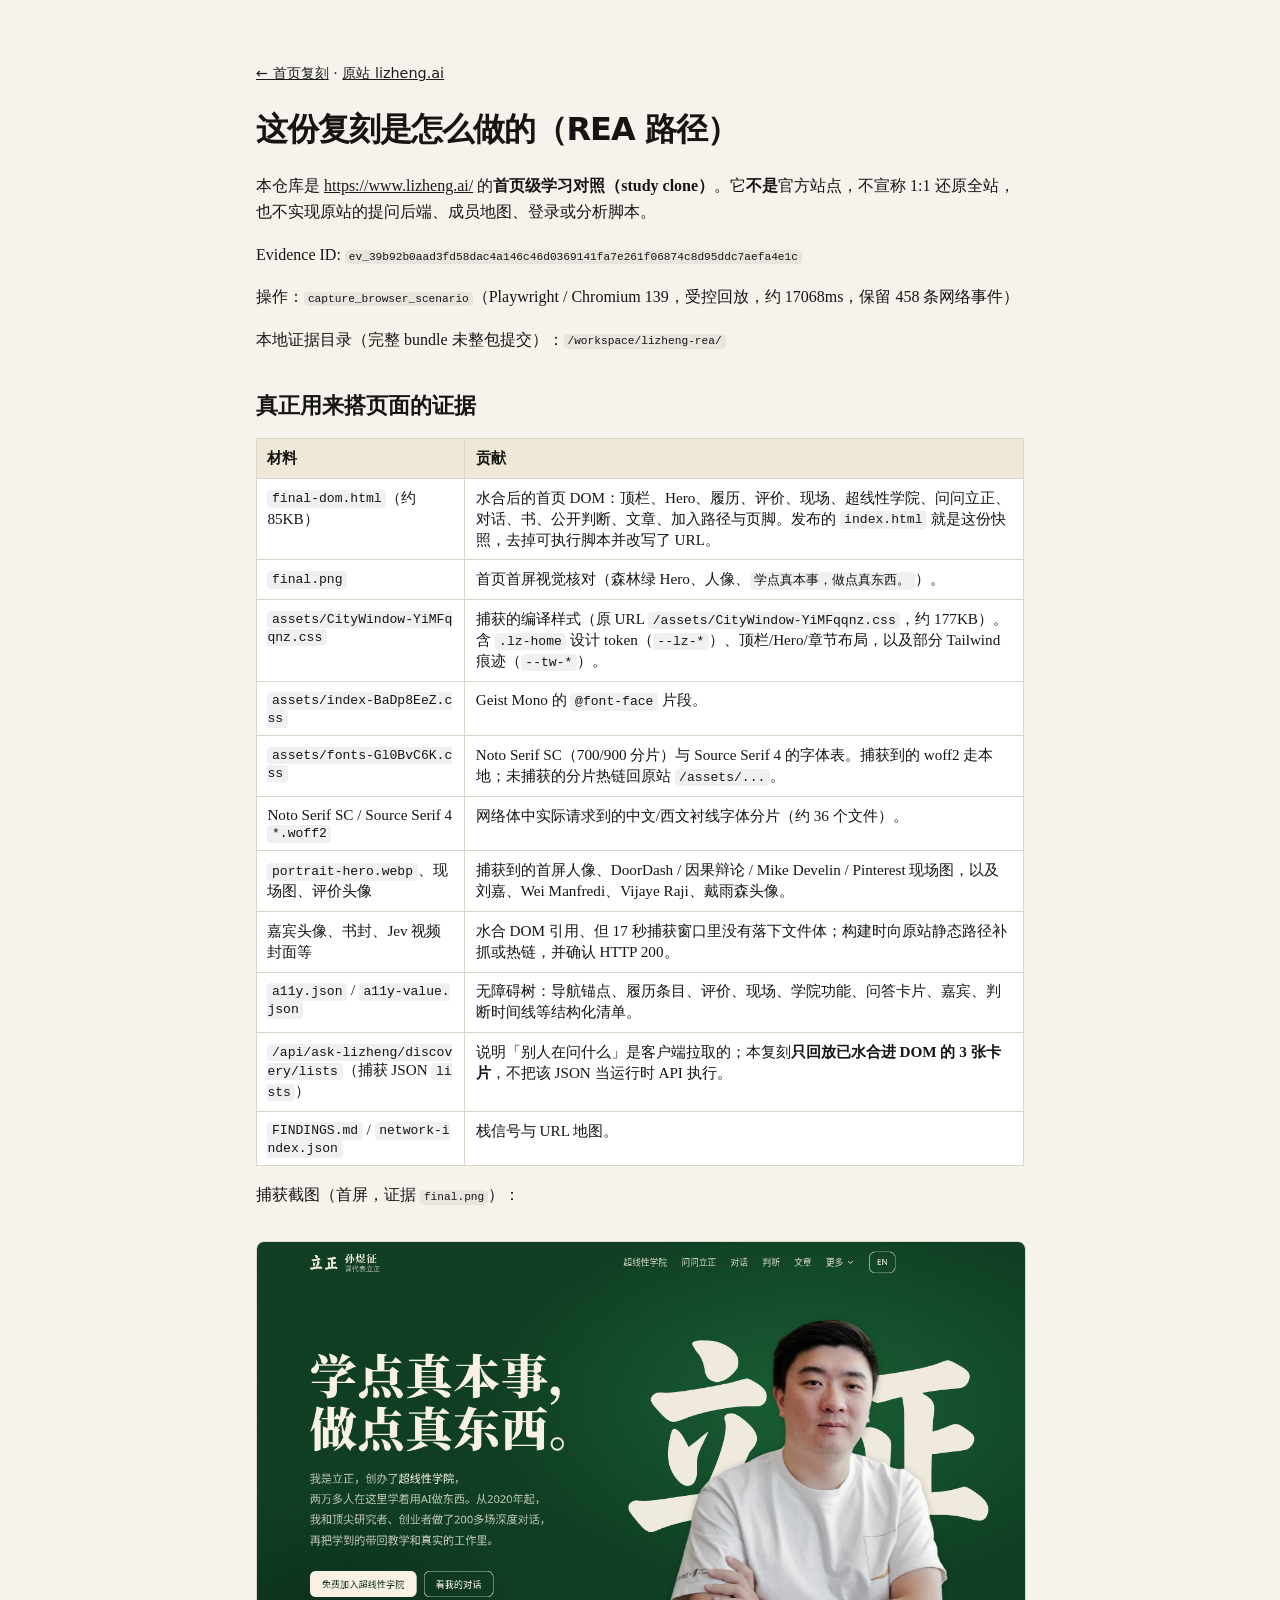
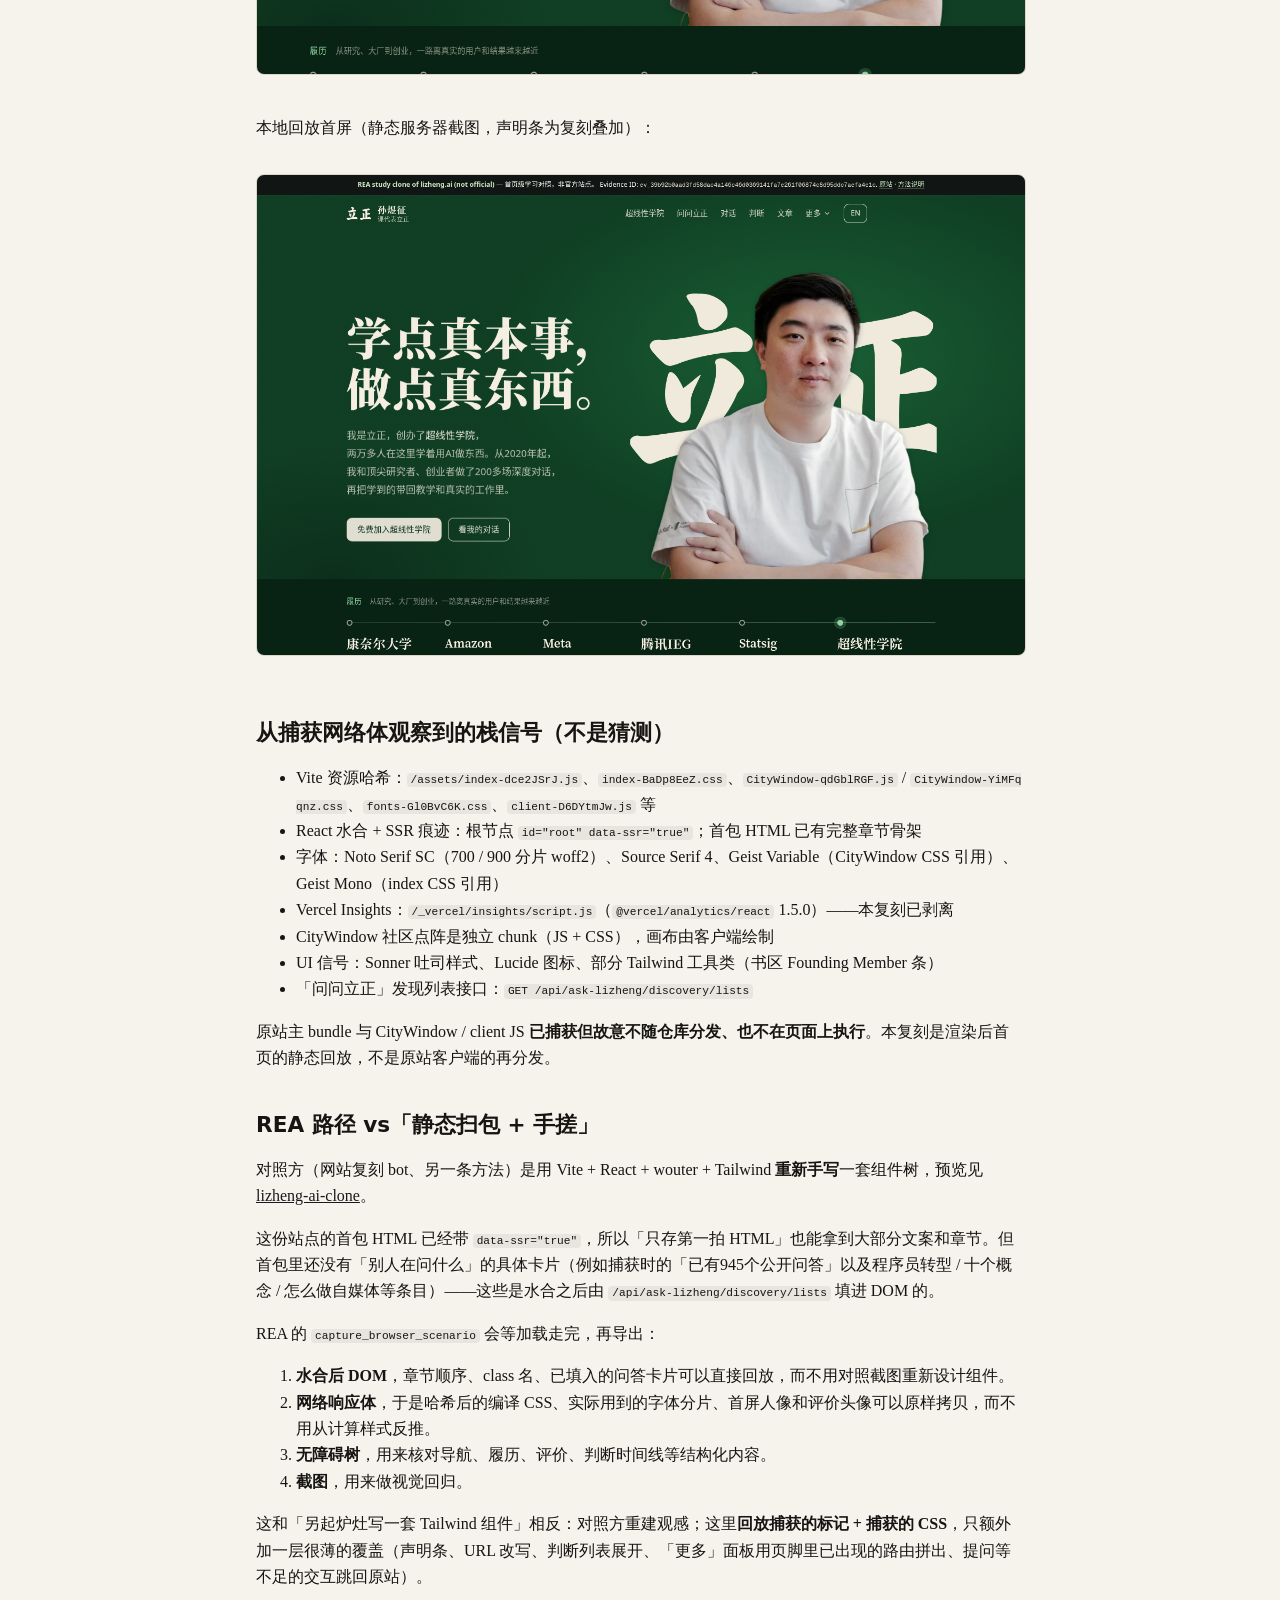
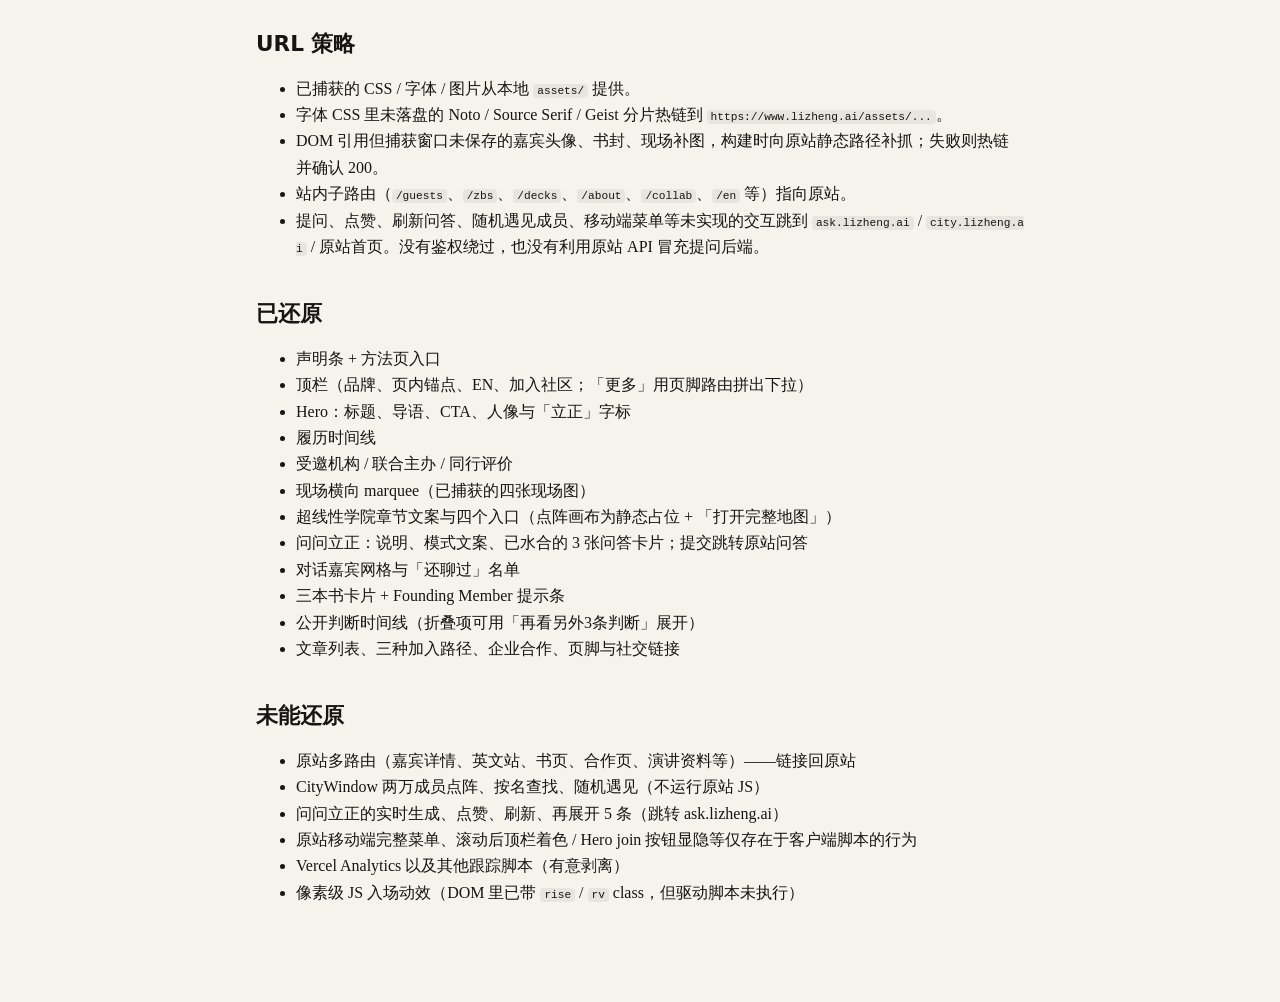
<file: METHOD-REA.html>
<!DOCTYPE html>
<html lang="zh-CN">
<head>
<meta charset="utf-8">
<meta name="viewport" content="width=device-width, initial-scale=1">
<meta name="robots" content="noindex, nofollow">
<title>METHOD-REA — lizheng.ai study clone</title>
<style>
  body { margin: 0; font-family: "Source Serif 4", Georgia, "Times New Roman", serif; background: #f6f3ec; color: #161513; }
  main { max-width: 48rem; margin: 0 auto; padding: 3rem 1.4rem 5rem; }
  h1, h2 { font-family: ui-sans-serif, system-ui, "PingFang SC", sans-serif; }
  h1 { font-size: 2rem; letter-spacing: -0.03em; }
  h2 { margin-top: 2.4rem; font-size: 1.35rem; }
  p, li { line-height: 1.65; }
  code { font-size: 0.86em; background: rgba(0,0,0,.06); padding: .1em .35em; border-radius: 4px; word-break: break-all; }
  table { border-collapse: collapse; width: 100%; font-size: 0.95rem; background: #fff; }
  th, td { border: 1px solid #ddd6c8; padding: .55rem .65rem; vertical-align: top; }
  th { background: #efe8d8; text-align: left; }
  a { color: #1a1a1a; }
  .back { font-family: ui-sans-serif, system-ui, sans-serif; font-size: 0.9rem; }
  img.compare { width: 100%; border: 1px solid #ddd6c8; border-radius: 8px; margin: 1rem 0; }
</style>
</head>
<body>
<main>
<p class="back"><a href="./">← 首页复刻</a> · <a href="https://www.lizheng.ai/">原站 lizheng.ai</a></p>
<h1>这份复刻是怎么做的（REA 路径）</h1>
<p>本仓库是 <a href="https://www.lizheng.ai/" rel="noopener">https://www.lizheng.ai/</a> 的<strong>首页级学习对照（study clone）</strong>。它<strong>不是</strong>官方站点，不宣称 1:1 还原全站，也不实现原站的提问后端、成员地图、登录或分析脚本。</p>
<p>Evidence ID: <code>ev_39b92b0aad3fd58dac4a146c46d0369141fa7e261f06874c8d95ddc7aefa4e1c</code></p>
<p>操作：<code>capture_browser_scenario</code>（Playwright / Chromium 139，受控回放，约 17068ms，保留 458 条网络事件）</p>
<p>本地证据目录（完整 bundle 未整包提交）：<code>/workspace/lizheng-rea/</code></p>

<h2>真正用来搭页面的证据</h2>
<table>
<thead><tr><th>材料</th><th>贡献</th></tr></thead>
<tbody>
<tr><td><code>final-dom.html</code>（约 85KB）</td><td>水合后的首页 DOM：顶栏、Hero、履历、评价、现场、超线性学院、问问立正、对话、书、公开判断、文章、加入路径与页脚。发布的 <code>index.html</code> 就是这份快照，去掉可执行脚本并改写了 URL。</td></tr>
<tr><td><code>final.png</code></td><td>首页首屏视觉核对（森林绿 Hero、人像、<code>学点真本事，做点真东西。</code>）。</td></tr>
<tr><td><code>assets/CityWindow-YiMFqqnz.css</code></td><td>捕获的编译样式（原 URL <code>/assets/CityWindow-YiMFqqnz.css</code>，约 177KB）。含 <code>.lz-home</code> 设计 token（<code>--lz-*</code>）、顶栏/Hero/章节布局，以及部分 Tailwind 痕迹（<code>--tw-*</code>）。</td></tr>
<tr><td><code>assets/index-BaDp8EeZ.css</code></td><td>Geist Mono 的 <code>@font-face</code> 片段。</td></tr>
<tr><td><code>assets/fonts-Gl0BvC6K.css</code></td><td>Noto Serif SC（700/900 分片）与 Source Serif 4 的字体表。捕获到的 woff2 走本地；未捕获的分片热链回原站 <code>/assets/...</code>。</td></tr>
<tr><td>Noto Serif SC / Source Serif 4 <code>*.woff2</code></td><td>网络体中实际请求到的中文/西文衬线字体分片（约 36 个文件）。</td></tr>
<tr><td><code>portrait-hero.webp</code>、现场图、评价头像</td><td>捕获到的首屏人像、DoorDash / 因果辩论 / Mike Develin / Pinterest 现场图，以及刘嘉、Wei Manfredi、Vijaye Raji、戴雨森头像。</td></tr>
<tr><td>嘉宾头像、书封、Jev 视频封面等</td><td>水合 DOM 引用、但 17 秒捕获窗口里没有落下文件体；构建时向原站静态路径补抓或热链，并确认 HTTP 200。</td></tr>
<tr><td><code>a11y.json</code> / <code>a11y-value.json</code></td><td>无障碍树：导航锚点、履历条目、评价、现场、学院功能、问答卡片、嘉宾、判断时间线等结构化清单。</td></tr>
<tr><td><code>/api/ask-lizheng/discovery/lists</code>（捕获 JSON <code>lists</code>）</td><td>说明「别人在问什么」是客户端拉取的；本复刻<strong>只回放已水合进 DOM 的 3 张卡片</strong>，不把该 JSON 当运行时 API 执行。</td></tr>
<tr><td><code>FINDINGS.md</code> / <code>network-index.json</code></td><td>栈信号与 URL 地图。</td></tr>
</tbody>
</table>

<p>捕获截图（首屏，证据 <code>final.png</code>）：</p>
<p><img class="compare" src="assets/evidence-final.png" alt="REA 捕获的 lizheng.ai 首页截图"></p>
<p>本地回放首屏（静态服务器截图，声明条为复刻叠加）：</p>
<p><img class="compare" src="assets/clone-local-preview.png" alt="REA study clone 本地回放首屏"></p>

<h2>从捕获网络体观察到的栈信号（不是猜测）</h2>
<ul>
<li>Vite 资源哈希：<code>/assets/index-dce2JSrJ.js</code>、<code>index-BaDp8EeZ.css</code>、<code>CityWindow-qdGblRGF.js</code> / <code>CityWindow-YiMFqqnz.css</code>、<code>fonts-Gl0BvC6K.css</code>、<code>client-D6DYtmJw.js</code> 等</li>
<li>React 水合 + SSR 痕迹：根节点 <code>id="root" data-ssr="true"</code>；首包 HTML 已有完整章节骨架</li>
<li>字体：Noto Serif SC（700 / 900 分片 woff2）、Source Serif 4、Geist Variable（CityWindow CSS 引用）、Geist Mono（index CSS 引用）</li>
<li>Vercel Insights：<code>/_vercel/insights/script.js</code>（<code>@vercel/analytics/react</code> 1.5.0）——本复刻已剥离</li>
<li>CityWindow 社区点阵是独立 chunk（JS + CSS），画布由客户端绘制</li>
<li>UI 信号：Sonner 吐司样式、Lucide 图标、部分 Tailwind 工具类（书区 Founding Member 条）</li>
<li>「问问立正」发现列表接口：<code>GET /api/ask-lizheng/discovery/lists</code></li>
</ul>
<p>原站主 bundle 与 CityWindow / client JS <strong>已捕获但故意不随仓库分发、也不在页面上执行</strong>。本复刻是渲染后首页的静态回放，不是原站客户端的再分发。</p>

<h2>REA 路径 vs「静态扫包 + 手搓」</h2>
<p>对照方（网站复刻 bot、另一条方法）是用 Vite + React + wouter + Tailwind <strong>重新手写</strong>一套组件树，预览见 <a href="https://davidliu12-code.github.io/lizheng-ai-clone/">lizheng-ai-clone</a>。</p>
<p>这份站点的首包 HTML 已经带 <code>data-ssr="true"</code>，所以「只存第一拍 HTML」也能拿到大部分文案和章节。但首包里还没有「别人在问什么」的具体卡片（例如捕获时的「已有945个公开问答」以及程序员转型 / 十个概念 / 怎么做自媒体等条目）——这些是水合之后由 <code>/api/ask-lizheng/discovery/lists</code> 填进 DOM 的。</p>
<p>REA 的 <code>capture_browser_scenario</code> 会等加载走完，再导出：</p>
<ol>
<li><strong>水合后 DOM</strong>，章节顺序、class 名、已填入的问答卡片可以直接回放，而不用对照截图重新设计组件。</li>
<li><strong>网络响应体</strong>，于是哈希后的编译 CSS、实际用到的字体分片、首屏人像和评价头像可以原样拷贝，而不用从计算样式反推。</li>
<li><strong>无障碍树</strong>，用来核对导航、履历、评价、判断时间线等结构化内容。</li>
<li><strong>截图</strong>，用来做视觉回归。</li>
</ol>
<p>这和「另起炉灶写一套 Tailwind 组件」相反：对照方重建观感；这里<strong>回放捕获的标记 + 捕获的 CSS</strong>，只额外加一层很薄的覆盖（声明条、URL 改写、判断列表展开、「更多」面板用页脚里已出现的路由拼出、提问等不足的交互跳回原站）。</p>

<h2>URL 策略</h2>
<ul>
<li>已捕获的 CSS / 字体 / 图片从本地 <code>assets/</code> 提供。</li>
<li>字体 CSS 里未落盘的 Noto / Source Serif / Geist 分片热链到 <code>https://www.lizheng.ai/assets/...</code>。</li>
<li>DOM 引用但捕获窗口未保存的嘉宾头像、书封、现场补图，构建时向原站静态路径补抓；失败则热链并确认 200。</li>
<li>站内子路由（<code>/guests</code>、<code>/zbs</code>、<code>/decks</code>、<code>/about</code>、<code>/collab</code>、<code>/en</code> 等）指向原站。</li>
<li>提问、点赞、刷新问答、随机遇见成员、移动端菜单等未实现的交互跳到 <code>ask.lizheng.ai</code> / <code>city.lizheng.ai</code> / 原站首页。没有鉴权绕过，也没有利用原站 API 冒充提问后端。</li>
</ul>

<h2>已还原</h2>
<ul>
<li>声明条 + 方法页入口</li>
<li>顶栏（品牌、页内锚点、EN、加入社区；「更多」用页脚路由拼出下拉）</li>
<li>Hero：标题、导语、CTA、人像与「立正」字标</li>
<li>履历时间线</li>
<li>受邀机构 / 联合主办 / 同行评价</li>
<li>现场横向 marquee（已捕获的四张现场图）</li>
<li>超线性学院章节文案与四个入口（点阵画布为静态占位 + 「打开完整地图」）</li>
<li>问问立正：说明、模式文案、已水合的 3 张问答卡片；提交跳转原站问答</li>
<li>对话嘉宾网格与「还聊过」名单</li>
<li>三本书卡片 + Founding Member 提示条</li>
<li>公开判断时间线（折叠项可用「再看另外3条判断」展开）</li>
<li>文章列表、三种加入路径、企业合作、页脚与社交链接</li>
</ul>

<h2>未能还原</h2>
<ul>
<li>原站多路由（嘉宾详情、英文站、书页、合作页、演讲资料等）——链接回原站</li>
<li>CityWindow 两万成员点阵、按名查找、随机遇见（不运行原站 JS）</li>
<li>问问立正的实时生成、点赞、刷新、再展开 5 条（跳转 ask.lizheng.ai）</li>
<li>原站移动端完整菜单、滚动后顶栏着色 / Hero join 按钮显隐等仅存在于客户端脚本的行为</li>
<li>Vercel Analytics 以及其他跟踪脚本（有意剥离）</li>
<li>像素级 JS 入场动效（DOM 里已带 <code>rise</code> / <code>rv</code> class，但驱动脚本未执行）</li>
</ul>
</main>
</body>
</html>
</file>
<file: assets/CityWindow-YiMFqqnz.css>
@font-face{font-family:Geist Variable;font-style:normal;font-display:swap;font-weight:100 900;src:url(https://www.lizheng.ai/assets/geist-cyrillic-ext-wght-normal-DjL33-gN.woff2) format("woff2-variations");unicode-range:U+0460-052F,U+1C80-1C8A,U+20B4,U+2DE0-2DFF,U+A640-A69F,U+FE2E-FE2F}@font-face{font-family:Geist Variable;font-style:normal;font-display:swap;font-weight:100 900;src:url(https://www.lizheng.ai/assets/geist-cyrillic-wght-normal-BEAKL7Jp.woff2) format("woff2-variations");unicode-range:U+0301,U+0400-045F,U+0490-0491,U+04B0-04B1,U+2116}@font-face{font-family:Geist Variable;font-style:normal;font-display:swap;font-weight:100 900;src:url(https://www.lizheng.ai/assets/geist-vietnamese-wght-normal-6IgcOCM7.woff2) format("woff2-variations");unicode-range:U+0102-0103,U+0110-0111,U+0128-0129,U+0168-0169,U+01A0-01A1,U+01AF-01B0,U+0300-0301,U+0303-0304,U+0308-0309,U+0323,U+0329,U+1EA0-1EF9,U+20AB}@font-face{font-family:Geist Variable;font-style:normal;font-display:swap;font-weight:100 900;src:url(https://www.lizheng.ai/assets/geist-latin-ext-wght-normal-DC-KSUi6.woff2) format("woff2-variations");unicode-range:U+0100-02BA,U+02BD-02C5,U+02C7-02CC,U+02CE-02D7,U+02DD-02FF,U+0304,U+0308,U+0329,U+1D00-1DBF,U+1E00-1E9F,U+1EF2-1EFF,U+2020,U+20A0-20AB,U+20AD-20C0,U+2113,U+2C60-2C7F,U+A720-A7FF}@font-face{font-family:Geist Variable;font-style:normal;font-display:swap;font-weight:100 900;src:url(https://www.lizheng.ai/assets/geist-latin-wght-normal-BgDaEnEv.woff2) format("woff2-variations");unicode-range:U+0000-00FF,U+0131,U+0152-0153,U+02BB-02BC,U+02C6,U+02DA,U+02DC,U+0304,U+0308,U+0329,U+2000-206F,U+20AC,U+2122,U+2191,U+2193,U+2212,U+2215,U+FEFF,U+FFFD}@layer properties{@supports (((-webkit-hyphens:none)) and (not (margin-trim:inline))) or ((-moz-orient:inline) and (not (color:rgb(from red r g b)))){*,:before,:after,::backdrop{--tw-translate-x:0;--tw-translate-y:0;--tw-translate-z:0;--tw-scale-x:1;--tw-scale-y:1;--tw-scale-z:1;--tw-rotate-x:initial;--tw-rotate-y:initial;--tw-rotate-z:initial;--tw-skew-x:initial;--tw-skew-y:initial;--tw-space-y-reverse:0;--tw-divide-y-reverse:0;--tw-border-style:solid;--tw-gradient-position:initial;--tw-gradient-from:#0000;--tw-gradient-via:#0000;--tw-gradient-to:#0000;--tw-gradient-stops:initial;--tw-gradient-via-stops:initial;--tw-gradient-from-position:0%;--tw-gradient-via-position:50%;--tw-gradient-to-position:100%;--tw-leading:initial;--tw-font-weight:initial;--tw-tracking:initial;--tw-ordinal:initial;--tw-slashed-zero:initial;--tw-numeric-figure:initial;--tw-numeric-spacing:initial;--tw-numeric-fraction:initial;--tw-shadow:0 0 #0000;--tw-shadow-color:initial;--tw-shadow-alpha:100%;--tw-inset-shadow:0 0 #0000;--tw-inset-shadow-color:initial;--tw-inset-shadow-alpha:100%;--tw-ring-color:initial;--tw-ring-shadow:0 0 #0000;--tw-inset-ring-color:initial;--tw-inset-ring-shadow:0 0 #0000;--tw-ring-inset:initial;--tw-ring-offset-width:0px;--tw-ring-offset-color:#fff;--tw-ring-offset-shadow:0 0 #0000;--tw-outline-style:solid;--tw-blur:initial;--tw-brightness:initial;--tw-contrast:initial;--tw-grayscale:initial;--tw-hue-rotate:initial;--tw-invert:initial;--tw-opacity:initial;--tw-saturate:initial;--tw-sepia:initial;--tw-drop-shadow:initial;--tw-drop-shadow-color:initial;--tw-drop-shadow-alpha:100%;--tw-drop-shadow-size:initial;--tw-backdrop-blur:initial;--tw-backdrop-brightness:initial;--tw-backdrop-contrast:initial;--tw-backdrop-grayscale:initial;--tw-backdrop-hue-rotate:initial;--tw-backdrop-invert:initial;--tw-backdrop-opacity:initial;--tw-backdrop-saturate:initial;--tw-backdrop-sepia:initial;--tw-duration:initial;--tw-animation-delay:0s;--tw-animation-direction:normal;--tw-animation-duration:initial;--tw-animation-fill-mode:none;--tw-animation-iteration-count:1;--tw-enter-blur:0;--tw-enter-opacity:1;--tw-enter-rotate:0;--tw-enter-scale:1;--tw-enter-translate-x:0;--tw-enter-translate-y:0;--tw-exit-blur:0;--tw-exit-opacity:1;--tw-exit-rotate:0;--tw-exit-scale:1;--tw-exit-translate-x:0;--tw-exit-translate-y:0}}}@layer theme{:root,:host{--font-sans:"Geist Variable","PingFang SC","Hiragino Sans GB","Microsoft YaHei",system-ui,sans-serif;--font-serif:ui-serif,Georgia,Cambria,"Times New Roman",Times,serif;--font-mono:"Geist Mono Variable","PingFang SC","Microsoft YaHei",ui-monospace,"SF Mono",Menlo,Monaco,monospace;--color-red-100:oklch(93.6% .032 17.717);--color-red-500:oklch(63.7% .237 25.331);--color-amber-200:oklch(92.4% .12 95.746);--color-zinc-100:oklch(96.7% .001 286.375);--color-zinc-200:oklch(92% .004 286.32);--color-zinc-300:oklch(87.1% .006 286.286);--color-zinc-400:oklch(70.5% .015 286.067);--color-zinc-500:oklch(55.2% .016 285.938);--color-zinc-600:oklch(44.2% .017 285.786);--color-zinc-700:oklch(37% .013 285.805);--color-zinc-900:oklch(21% .006 285.885);--color-black:#000;--color-white:#fff;--spacing:.25rem;--container-md:28rem;--container-lg:32rem;--container-xl:36rem;--container-2xl:42rem;--container-3xl:48rem;--container-4xl:56rem;--container-5xl:64rem;--text-xs:.75rem;--text-xs--line-height:calc(1/.75);--text-sm:.875rem;--text-sm--line-height:calc(1.25/.875);--text-base:1rem;--text-base--line-height: 1.5 ;--text-lg:1.125rem;--text-lg--line-height:calc(1.75/1.125);--text-xl:1.25rem;--text-xl--line-height:calc(1.75/1.25);--text-2xl:1.5rem;--text-2xl--line-height:calc(2/1.5);--text-3xl:1.875rem;--text-3xl--line-height: 1.2 ;--text-4xl:2.25rem;--text-4xl--line-height:calc(2.5/2.25);--text-5xl:3rem;--text-5xl--line-height:1;--text-6xl:3.75rem;--text-6xl--line-height:1;--text-7xl:4.5rem;--text-7xl--line-height:1;--text-8xl:6rem;--text-8xl--line-height:1;--font-weight-normal:400;--font-weight-medium:500;--font-weight-semibold:600;--font-weight-bold:700;--font-weight-black:900;--tracking-tight:-.025em;--tracking-wide:.025em;--tracking-wider:.05em;--tracking-widest:.1em;--leading-tight:1.25;--leading-snug:1.375;--leading-relaxed:1.625;--leading-loose:2;--radius-2xl:1rem;--radius-3xl:1.5rem;--animate-spin:spin 1s linear infinite;--animate-ping:ping 1s cubic-bezier(0,0,.2,1)infinite;--animate-pulse:pulse 2s cubic-bezier(.4,0,.6,1)infinite;--blur-sm:8px;--blur-md:12px;--blur-lg:16px;--blur-xl:24px;--blur-2xl:40px;--blur-3xl:64px;--aspect-video:16/9;--default-transition-duration:.15s;--default-transition-timing-function:cubic-bezier(.4,0,.2,1);--default-font-family:var(--font-sans);--default-mono-font-family:var(--font-mono);--color-superlinear:#238343;--color-superlinear-deep:#155d30;--color-superlinear-link:#007a3a;--color-superlinear-canvas:#fbf9f5;--color-superlinear-surface:#fefdfc;--color-superlinear-cream:#ede7da;--color-superlinear-pale:#e8efe5;--color-superlinear-hover:#f4f5ef;--color-superlinear-ink:#17151d;--color-superlinear-body:#4b4238;--color-superlinear-online:#85d164;--color-superlinear-on-dark:#a4d9b5;--color-lizheng-deep:#070a12;--color-lizheng-dark:#0b0f1a;--color-lizheng-muted:#a1a1aa}}@layer base{*,:after,:before,::backdrop{box-sizing:border-box;border:0 solid;margin:0;padding:0}::file-selector-button{box-sizing:border-box;border:0 solid;margin:0;padding:0}html,:host{-webkit-text-size-adjust:100%;tab-size:4;line-height:1.5;font-family:var(--default-font-family,ui-sans-serif,system-ui,sans-serif,"Apple Color Emoji","Segoe UI Emoji","Segoe UI Symbol","Noto Color Emoji");font-feature-settings:var(--default-font-feature-settings,normal);font-variation-settings:var(--default-font-variation-settings,normal);-webkit-tap-highlight-color:transparent}hr{height:0;color:inherit;border-top-width:1px}abbr:where([title]){-webkit-text-decoration:underline dotted;text-decoration:underline dotted}h1,h2,h3,h4,h5,h6{font-size:inherit;font-weight:inherit}a{color:inherit;-webkit-text-decoration:inherit;text-decoration:inherit}b,strong{font-weight:bolder}code,kbd,samp,pre{font-family:var(--default-mono-font-family,ui-monospace,SFMono-Regular,Menlo,Monaco,Consolas,"Liberation Mono","Courier New",monospace);font-feature-settings:var(--default-mono-font-feature-settings,normal);font-variation-settings:var(--default-mono-font-variation-settings,normal);font-size:1em}small{font-size:80%}sub,sup{vertical-align:baseline;font-size:75%;line-height:0;position:relative}sub{bottom:-.25em}sup{top:-.5em}table{text-indent:0;border-color:inherit;border-collapse:collapse}:-moz-focusring{outline:auto}progress{vertical-align:baseline}summary{display:list-item}ol,ul,menu{list-style:none}img,svg,video,canvas,audio,iframe,embed,object{vertical-align:middle;display:block}img,video{max-width:100%;height:auto}button,input,select,optgroup,textarea{font:inherit;font-feature-settings:inherit;font-variation-settings:inherit;letter-spacing:inherit;color:inherit;opacity:1;background-color:#0000;border-radius:0}::file-selector-button{font:inherit;font-feature-settings:inherit;font-variation-settings:inherit;letter-spacing:inherit;color:inherit;opacity:1;background-color:#0000;border-radius:0}:where(select:is([multiple],[size])) optgroup{font-weight:bolder}:where(select:is([multiple],[size])) optgroup option{padding-inline-start:20px}::file-selector-button{margin-inline-end:4px}::placeholder{opacity:1}@supports (not ((-webkit-appearance:-apple-pay-button))) or (contain-intrinsic-size:1px){::placeholder{color:currentColor}@supports (color:color-mix(in lab,red,red)){::placeholder{color:color-mix(in oklab,currentcolor 50%,transparent)}}}textarea{resize:vertical}::-webkit-search-decoration{-webkit-appearance:none}::-webkit-date-and-time-value{min-height:1lh;text-align:inherit}::-webkit-datetime-edit{display:inline-flex}::-webkit-datetime-edit-fields-wrapper{padding:0}::-webkit-datetime-edit{padding-block:0}::-webkit-datetime-edit-year-field{padding-block:0}::-webkit-datetime-edit-month-field{padding-block:0}::-webkit-datetime-edit-day-field{padding-block:0}::-webkit-datetime-edit-hour-field{padding-block:0}::-webkit-datetime-edit-minute-field{padding-block:0}::-webkit-datetime-edit-second-field{padding-block:0}::-webkit-datetime-edit-millisecond-field{padding-block:0}::-webkit-datetime-edit-meridiem-field{padding-block:0}::-webkit-calendar-picker-indicator{line-height:1}:-moz-ui-invalid{box-shadow:none}button,input:where([type=button],[type=reset],[type=submit]){appearance:button}::file-selector-button{appearance:button}::-webkit-inner-spin-button{height:auto}::-webkit-outer-spin-button{height:auto}[hidden]:where(:not([hidden=until-found])){display:none!important}.lz-site :is(h1,h2,h3){font-family:var(--lz-title);letter-spacing:.01em;text-wrap:balance}.lz-site.l-en :is(h1,h2,h3){letter-spacing:0}*{border-color:var(--border);outline-color:var(--ring)}@supports (color:color-mix(in lab,red,red)){*{outline-color:color-mix(in oklab,var(--ring)50%,transparent)}}body{background-color:var(--background);color:var(--foreground);font-family:var(--font-sans);font-kerning:normal;font-optical-sizing:auto;-webkit-font-smoothing:antialiased}h1,h2,h3,h4{font-family:var(--font-display)}button:not(:disabled),[role=button]:not([aria-disabled=true]),[type=button]:not(:disabled),[type=submit]:not(:disabled),[type=reset]:not(:disabled),a[href],select:not(:disabled),input[type=checkbox]:not(:disabled),input[type=radio]:not(:disabled){cursor:pointer}}@layer components{.container{width:100%;margin-left:auto;margin-right:auto;padding-left:1rem;padding-right:1rem}@media(min-width:640px){.container{padding-left:1.5rem;padding-right:1.5rem}}@media(min-width:1024px){.container{max-width:1280px;padding-left:2rem;padding-right:2rem}}}@layer utilities{.\@container\/card-header{container:card-header/inline-size}.pointer-events-none{pointer-events:none}.visible{visibility:visible}.sr-only{clip-path:inset(50%);white-space:nowrap;border-width:0;width:1px;height:1px;margin:-1px;padding:0;position:absolute;overflow:hidden}.absolute{position:absolute}.fixed{position:fixed}.relative{position:relative}.static{position:static}.sticky{position:sticky}.-inset-5{inset:calc(var(--spacing)*-5)}.inset-0{inset:calc(var(--spacing)*0)}.inset-x-0{inset-inline:calc(var(--spacing)*0)}.-top-\[20\%\]{top:-20%}.top-0{top:calc(var(--spacing)*0)}.top-1{top:calc(var(--spacing)*1)}.top-1\/2{top:50%}.top-1\/3{top:33.3333%}.top-3{top:calc(var(--spacing)*3)}.top-4{top:calc(var(--spacing)*4)}.top-14{top:calc(var(--spacing)*14)}.top-\[61px\]{top:61px}.top-full{top:100%}.-right-4{right:calc(var(--spacing)*-4)}.-right-\[12\%\]{right:-12%}.right-0{right:calc(var(--spacing)*0)}.right-1\/3{right:33.3333%}.right-2{right:calc(var(--spacing)*2)}.right-3{right:calc(var(--spacing)*3)}.right-4{right:calc(var(--spacing)*4)}.right-5{right:calc(var(--spacing)*5)}.-bottom-7{bottom:calc(var(--spacing)*-7)}.-bottom-10{bottom:calc(var(--spacing)*-10)}.bottom-0{bottom:calc(var(--spacing)*0)}.bottom-1\/4{bottom:25%}.bottom-3{bottom:calc(var(--spacing)*3)}.bottom-4{bottom:calc(var(--spacing)*4)}.bottom-\[74px\]{bottom:74px}.-left-4{left:calc(var(--spacing)*-4)}.-left-32{left:calc(var(--spacing)*-32)}.left-0{left:calc(var(--spacing)*0)}.left-1\/2{left:50%}.left-4{left:calc(var(--spacing)*4)}.left-\[18px\]{left:18px}.isolate{isolation:isolate}.z-10{z-index:10}.z-20{z-index:20}.z-30{z-index:30}.z-40{z-index:40}.z-50{z-index:50}.z-\[60\]{z-index:60}.order-1{order:1}.order-2{order:2}.order-3{order:3}.col-span-2{grid-column:span 2/span 2}.col-start-2{grid-column-start:2}.row-span-2{grid-row:span 2/span 2}.row-span-4{grid-row:span 4/span 4}.row-start-1{grid-row-start:1}.container{width:100%}@media(min-width:40rem){.container{max-width:40rem}}@media(min-width:48rem){.container{max-width:48rem}}@media(min-width:64rem){.container{max-width:64rem}}@media(min-width:80rem){.container{max-width:80rem}}@media(min-width:96rem){.container{max-width:96rem}}.mx-1{margin-inline:calc(var(--spacing)*1)}.mx-2{margin-inline:calc(var(--spacing)*2)}.mx-auto{margin-inline:auto}.mt-0\.5{margin-top:calc(var(--spacing)*.5)}.mt-1{margin-top:calc(var(--spacing)*1)}.mt-1\.5{margin-top:calc(var(--spacing)*1.5)}.mt-2{margin-top:calc(var(--spacing)*2)}.mt-3{margin-top:calc(var(--spacing)*3)}.mt-4{margin-top:calc(var(--spacing)*4)}.mt-5{margin-top:calc(var(--spacing)*5)}.mt-6{margin-top:calc(var(--spacing)*6)}.mt-7{margin-top:calc(var(--spacing)*7)}.mt-8{margin-top:calc(var(--spacing)*8)}.mt-9{margin-top:calc(var(--spacing)*9)}.mt-10{margin-top:calc(var(--spacing)*10)}.mt-12{margin-top:calc(var(--spacing)*12)}.mt-14{margin-top:calc(var(--spacing)*14)}.mt-16{margin-top:calc(var(--spacing)*16)}.mt-20{margin-top:calc(var(--spacing)*20)}.mt-\[0\.62em\]{margin-top:.62em}.mt-auto{margin-top:auto}.mr-1{margin-right:calc(var(--spacing)*1)}.mr-2{margin-right:calc(var(--spacing)*2)}.mb-2{margin-bottom:calc(var(--spacing)*2)}.mb-3{margin-bottom:calc(var(--spacing)*3)}.mb-4{margin-bottom:calc(var(--spacing)*4)}.mb-5{margin-bottom:calc(var(--spacing)*5)}.mb-6{margin-bottom:calc(var(--spacing)*6)}.mb-7{margin-bottom:calc(var(--spacing)*7)}.mb-8{margin-bottom:calc(var(--spacing)*8)}.mb-10{margin-bottom:calc(var(--spacing)*10)}.ml-0\.5{margin-left:calc(var(--spacing)*.5)}.ml-1{margin-left:calc(var(--spacing)*1)}.ml-2{margin-left:calc(var(--spacing)*2)}.line-clamp-2{-webkit-line-clamp:2;-webkit-box-orient:vertical;display:-webkit-box;overflow:hidden}.line-clamp-4{-webkit-line-clamp:4;-webkit-box-orient:vertical;display:-webkit-box;overflow:hidden}.block{display:block}.flex{display:flex}.grid{display:grid}.hidden{display:none}.inline{display:inline}.inline-block{display:inline-block}.inline-flex{display:inline-flex}.table{display:table}.aspect-\[3\/4\]{aspect-ratio:3/4}.aspect-\[4\/3\]{aspect-ratio:4/3}.aspect-\[16\/9\]{aspect-ratio:16/9}.aspect-\[16\/10\]{aspect-ratio:16/10}.aspect-square{aspect-ratio:1}.aspect-video{aspect-ratio:var(--aspect-video)}.size-2\.5{width:calc(var(--spacing)*2.5);height:calc(var(--spacing)*2.5)}.size-3\.5{width:calc(var(--spacing)*3.5);height:calc(var(--spacing)*3.5)}.size-4{width:calc(var(--spacing)*4);height:calc(var(--spacing)*4)}.size-6{width:calc(var(--spacing)*6);height:calc(var(--spacing)*6)}.size-8{width:calc(var(--spacing)*8);height:calc(var(--spacing)*8)}.size-9{width:calc(var(--spacing)*9);height:calc(var(--spacing)*9)}.size-10{width:calc(var(--spacing)*10);height:calc(var(--spacing)*10)}.size-11{width:calc(var(--spacing)*11);height:calc(var(--spacing)*11)}.size-12{width:calc(var(--spacing)*12);height:calc(var(--spacing)*12)}.size-full{width:100%;height:100%}.h-1{height:calc(var(--spacing)*1)}.h-2{height:calc(var(--spacing)*2)}.h-2\.5{height:calc(var(--spacing)*2.5)}.h-3{height:calc(var(--spacing)*3)}.h-3\.5{height:calc(var(--spacing)*3.5)}.h-4{height:calc(var(--spacing)*4)}.h-5{height:calc(var(--spacing)*5)}.h-6{height:calc(var(--spacing)*6)}.h-7{height:calc(var(--spacing)*7)}.h-8{height:calc(var(--spacing)*8)}.h-9{height:calc(var(--spacing)*9)}.h-10{height:calc(var(--spacing)*10)}.h-11{height:calc(var(--spacing)*11)}.h-12{height:calc(var(--spacing)*12)}.h-14{height:calc(var(--spacing)*14)}.h-16{height:calc(var(--spacing)*16)}.h-20{height:calc(var(--spacing)*20)}.h-28{height:calc(var(--spacing)*28)}.h-\[26rem\]{height:26rem}.h-\[32rem\]{height:32rem}.h-\[36\%\]{height:36%}.h-\[68px\]{height:68px}.h-\[72\%\]{height:72%}.h-\[72px\]{height:72px}.h-\[74px\]{height:74px}.h-\[100svh\]{height:100svh}.h-auto{height:auto}.h-full{height:100%}.h-px{height:1px}.max-h-\[34rem\]{max-height:34rem}.min-h-5{min-height:calc(var(--spacing)*5)}.min-h-11{min-height:calc(var(--spacing)*11)}.min-h-12{min-height:calc(var(--spacing)*12)}.min-h-14{min-height:calc(var(--spacing)*14)}.min-h-28{min-height:calc(var(--spacing)*28)}.min-h-56{min-height:calc(var(--spacing)*56)}.min-h-full{min-height:100%}.min-h-screen{min-height:100vh}.w-2{width:calc(var(--spacing)*2)}.w-2\.5{width:calc(var(--spacing)*2.5)}.w-3{width:calc(var(--spacing)*3)}.w-3\.5{width:calc(var(--spacing)*3.5)}.w-4{width:calc(var(--spacing)*4)}.w-4\/5{width:80%}.w-5{width:calc(var(--spacing)*5)}.w-6{width:calc(var(--spacing)*6)}.w-7{width:calc(var(--spacing)*7)}.w-9{width:calc(var(--spacing)*9)}.w-10{width:calc(var(--spacing)*10)}.w-11{width:calc(var(--spacing)*11)}.w-12{width:calc(var(--spacing)*12)}.w-16{width:calc(var(--spacing)*16)}.w-28{width:calc(var(--spacing)*28)}.w-32{width:calc(var(--spacing)*32)}.w-36{width:calc(var(--spacing)*36)}.w-40{width:calc(var(--spacing)*40)}.w-\[26rem\]{width:26rem}.w-\[32rem\]{width:32rem}.w-\[44\%\]{width:44%}.w-\[46\%\]{width:46%}.w-\[52\%\]{width:52%}.w-\[150px\]{width:150px}.w-fit{width:fit-content}.w-full{width:100%}.w-px{width:1px}.w-screen{width:100vw}.max-w-2xl{max-width:var(--container-2xl)}.max-w-3xl{max-width:var(--container-3xl)}.max-w-4xl{max-width:var(--container-4xl)}.max-w-5xl{max-width:var(--container-5xl)}.max-w-72{max-width:calc(var(--spacing)*72)}.max-w-\[18ch\]{max-width:18ch}.max-w-\[56vw\]{max-width:56vw}.max-w-\[88\%\]{max-width:88%}.max-w-\[220px\]{max-width:220px}.max-w-\[340px\]{max-width:340px}.max-w-\[1180px\]{max-width:1180px}.max-w-\[1500px\]{max-width:1500px}.max-w-full{max-width:100%}.max-w-lg{max-width:var(--container-lg)}.max-w-md{max-width:var(--container-md)}.max-w-xl{max-width:var(--container-xl)}.min-w-0{min-width:calc(var(--spacing)*0)}.min-w-48{min-width:calc(var(--spacing)*48)}.flex-1{flex:1}.flex-shrink-0,.shrink-0{flex-shrink:0}.border-collapse{border-collapse:collapse}.origin-\(--radix-tooltip-content-transform-origin\){transform-origin:var(--radix-tooltip-content-transform-origin)}.-translate-x-1\/2{--tw-translate-x: -50% ;translate:var(--tw-translate-x)var(--tw-translate-y)}.-translate-y-1\/2{--tw-translate-y: -50% ;translate:var(--tw-translate-x)var(--tw-translate-y)}.translate-y-\[calc\(-50\%_-_2px\)\]{--tw-translate-y: calc(-50% - 2px) ;translate:var(--tw-translate-x)var(--tw-translate-y)}.scale-75{--tw-scale-x:75%;--tw-scale-y:75%;--tw-scale-z:75%;scale:var(--tw-scale-x)var(--tw-scale-y)}.scale-110{--tw-scale-x:110%;--tw-scale-y:110%;--tw-scale-z:110%;scale:var(--tw-scale-x)var(--tw-scale-y)}.-rotate-3{rotate:-3deg}.rotate-3{rotate:3deg}.rotate-45{rotate:45deg}.-skew-x-12{--tw-skew-x:skewX( -12deg );transform:var(--tw-rotate-x,)var(--tw-rotate-y,)var(--tw-rotate-z,)var(--tw-skew-x,)var(--tw-skew-y,)}.\[transform\:perspective\(900px\)_rotateY\(-10deg\)\]{transform:perspective(900px)rotateY(-10deg)}.transform{transform:var(--tw-rotate-x,)var(--tw-rotate-y,)var(--tw-rotate-z,)var(--tw-skew-x,)var(--tw-skew-y,)}.animate-in{animation:enter var(--tw-animation-duration,var(--tw-duration,.15s))var(--tw-ease,ease)var(--tw-animation-delay,0s)var(--tw-animation-iteration-count,1)var(--tw-animation-direction,normal)var(--tw-animation-fill-mode,none)}.animate-ping{animation:var(--animate-ping)}.animate-pulse{animation:var(--animate-pulse)}.animate-spin{animation:var(--animate-spin)}.cursor-pointer{cursor:pointer}.resize{resize:both}.scroll-mt-24{scroll-margin-top:calc(var(--spacing)*24)}.scroll-mt-\[68px\]{scroll-margin-top:68px}.scroll-mt-\[72px\]{scroll-margin-top:72px}.scroll-mt-\[76px\]{scroll-margin-top:76px}.scroll-mt-\[88px\]{scroll-margin-top:88px}.list-disc{list-style-type:disc}.list-none{list-style-type:none}.auto-rows-min{grid-auto-rows:min-content}.grid-cols-1{grid-template-columns:repeat(1,minmax(0,1fr))}.grid-cols-2{grid-template-columns:repeat(2,minmax(0,1fr))}.grid-cols-3{grid-template-columns:repeat(3,minmax(0,1fr))}.grid-cols-\[2\.5rem_minmax\(0\,1fr\)\]{grid-template-columns:2.5rem minmax(0,1fr)}.grid-cols-\[5rem_1fr\]{grid-template-columns:5rem 1fr}.grid-cols-\[repeat\(4\,minmax\(0\,1fr\)\)\]{grid-template-columns:repeat(4,minmax(0,1fr))}.grid-rows-\[auto_auto\]{grid-template-rows:auto auto}.flex-col{flex-direction:column}.flex-wrap{flex-wrap:wrap}.items-baseline{align-items:baseline}.items-center{align-items:center}.items-end{align-items:flex-end}.items-start{align-items:flex-start}.items-stretch{align-items:stretch}.justify-between{justify-content:space-between}.justify-center{justify-content:center}.justify-end{justify-content:flex-end}.gap-0{gap:calc(var(--spacing)*0)}.gap-1{gap:calc(var(--spacing)*1)}.gap-1\.5{gap:calc(var(--spacing)*1.5)}.gap-2{gap:calc(var(--spacing)*2)}.gap-3{gap:calc(var(--spacing)*3)}.gap-4{gap:calc(var(--spacing)*4)}.gap-5{gap:calc(var(--spacing)*5)}.gap-6{gap:calc(var(--spacing)*6)}.gap-7{gap:calc(var(--spacing)*7)}.gap-8{gap:calc(var(--spacing)*8)}.gap-9{gap:calc(var(--spacing)*9)}.gap-10{gap:calc(var(--spacing)*10)}.gap-12{gap:calc(var(--spacing)*12)}.gap-px{gap:1px}:where(.space-y-1>:not(:last-child)){--tw-space-y-reverse:0;margin-block-start:calc(calc(var(--spacing)*1)*var(--tw-space-y-reverse));margin-block-end:calc(calc(var(--spacing)*1)*calc(1 - var(--tw-space-y-reverse)))}:where(.space-y-2>:not(:last-child)){--tw-space-y-reverse:0;margin-block-start:calc(calc(var(--spacing)*2)*var(--tw-space-y-reverse));margin-block-end:calc(calc(var(--spacing)*2)*calc(1 - var(--tw-space-y-reverse)))}:where(.space-y-3>:not(:last-child)){--tw-space-y-reverse:0;margin-block-start:calc(calc(var(--spacing)*3)*var(--tw-space-y-reverse));margin-block-end:calc(calc(var(--spacing)*3)*calc(1 - var(--tw-space-y-reverse)))}:where(.space-y-4>:not(:last-child)){--tw-space-y-reverse:0;margin-block-start:calc(calc(var(--spacing)*4)*var(--tw-space-y-reverse));margin-block-end:calc(calc(var(--spacing)*4)*calc(1 - var(--tw-space-y-reverse)))}:where(.space-y-5>:not(:last-child)){--tw-space-y-reverse:0;margin-block-start:calc(calc(var(--spacing)*5)*var(--tw-space-y-reverse));margin-block-end:calc(calc(var(--spacing)*5)*calc(1 - var(--tw-space-y-reverse)))}:where(.space-y-6>:not(:last-child)){--tw-space-y-reverse:0;margin-block-start:calc(calc(var(--spacing)*6)*var(--tw-space-y-reverse));margin-block-end:calc(calc(var(--spacing)*6)*calc(1 - var(--tw-space-y-reverse)))}:where(.space-y-20>:not(:last-child)){--tw-space-y-reverse:0;margin-block-start:calc(calc(var(--spacing)*20)*var(--tw-space-y-reverse));margin-block-end:calc(calc(var(--spacing)*20)*calc(1 - var(--tw-space-y-reverse)))}.gap-x-3{column-gap:calc(var(--spacing)*3)}.gap-x-4{column-gap:calc(var(--spacing)*4)}.gap-x-5{column-gap:calc(var(--spacing)*5)}.gap-x-6{column-gap:calc(var(--spacing)*6)}.gap-x-8{column-gap:calc(var(--spacing)*8)}.gap-x-12{column-gap:calc(var(--spacing)*12)}.gap-y-1{row-gap:calc(var(--spacing)*1)}.gap-y-2{row-gap:calc(var(--spacing)*2)}.gap-y-3{row-gap:calc(var(--spacing)*3)}.gap-y-4{row-gap:calc(var(--spacing)*4)}.gap-y-9{row-gap:calc(var(--spacing)*9)}:where(.divide-y>:not(:last-child)){--tw-divide-y-reverse:0;border-bottom-style:var(--tw-border-style);border-top-style:var(--tw-border-style);border-top-width:calc(1px*var(--tw-divide-y-reverse));border-bottom-width:calc(1px*calc(1 - var(--tw-divide-y-reverse)))}:where(.divide-\[\#DDD9D0\]>:not(:last-child)){border-color:#ddd9d0}.self-start{align-self:flex-start}.justify-self-end{justify-self:flex-end}.truncate{text-overflow:ellipsis;white-space:nowrap;overflow:hidden}.overflow-auto{overflow:auto}.overflow-hidden{overflow:hidden}.overflow-x-clip{overflow-x:clip}.overflow-y-auto{overflow-y:auto}.rounded{border-radius:.25rem}.rounded-2xl{border-radius:var(--radius-2xl)}.rounded-3xl{border-radius:var(--radius-3xl)}.rounded-\[1\.75rem\]{border-radius:1.75rem}.rounded-\[2\.2rem\]{border-radius:2.2rem}.rounded-\[2px\]{border-radius:2px}.rounded-\[3px_6px_6px_3px\]{border-radius:3px 6px 6px 3px}.rounded-\[10px\]{border-radius:10px}.rounded-\[14px\]{border-radius:14px}.rounded-\[18px\]{border-radius:18px}.rounded-full{border-radius:3.40282e38px}.rounded-lg{border-radius:var(--radius)}.rounded-md{border-radius:calc(var(--radius) - 2px)}.rounded-none{border-radius:0}.rounded-xl{border-radius:calc(var(--radius) + 4px)}.border{border-style:var(--tw-border-style);border-width:1px}.border-0{border-style:var(--tw-border-style);border-width:0}.border-x{border-inline-style:var(--tw-border-style);border-inline-width:1px}.border-x-0{border-inline-style:var(--tw-border-style);border-inline-width:0}.border-y{border-block-style:var(--tw-border-style);border-block-width:1px}.border-t{border-top-style:var(--tw-border-style);border-top-width:1px}.border-t-0{border-top-style:var(--tw-border-style);border-top-width:0}.border-t-2{border-top-style:var(--tw-border-style);border-top-width:2px}.border-r-0{border-right-style:var(--tw-border-style);border-right-width:0}.border-b{border-bottom-style:var(--tw-border-style);border-bottom-width:1px}.border-b-0{border-bottom-style:var(--tw-border-style);border-bottom-width:0}.border-l{border-left-style:var(--tw-border-style);border-left-width:1px}.border-l-2{border-left-style:var(--tw-border-style);border-left-width:2px}.border-l-4{border-left-style:var(--tw-border-style);border-left-width:4px}.border-dashed{--tw-border-style:dashed;border-style:dashed}.border-\[\#238343\]{border-color:#238343}.border-\[\#CEC9BF\]{border-color:#cec9bf}.border-\[\#CFC9BE\]{border-color:#cfc9be}.border-\[\#D4D0C7\]{border-color:#d4d0c7}.border-\[\#D6D1C7\]{border-color:#d6d1c7}.border-\[\#DDD9D0\]{border-color:#ddd9d0}.border-\[\#d8d2c6\]{border-color:#d8d2c6}.border-black\/10{border-color:#0000001a}@supports (color:color-mix(in lab,red,red)){.border-black\/10{border-color:color-mix(in oklab,var(--color-black)10%,transparent)}}.border-lz-green\/20{border-color:var(--lz-green)}@supports (color:color-mix(in lab,red,red)){.border-lz-green\/20{border-color:color-mix(in oklab,var(--lz-green)20%,transparent)}}.border-lz-ink\/45{border-color:var(--lz-ink)}@supports (color:color-mix(in lab,red,red)){.border-lz-ink\/45{border-color:color-mix(in oklab,var(--lz-ink)45%,transparent)}}.border-lz-line{border-color:var(--lz-line)}.border-superlinear{border-color:var(--color-superlinear)}.border-superlinear-cream{border-color:var(--color-superlinear-cream)}.border-superlinear-on-dark\/20{border-color:#a4d9b533}@supports (color:color-mix(in lab,red,red)){.border-superlinear-on-dark\/20{border-color:color-mix(in oklab,var(--color-superlinear-on-dark)20%,transparent)}}.border-superlinear-on-dark\/25{border-color:#a4d9b540}@supports (color:color-mix(in lab,red,red)){.border-superlinear-on-dark\/25{border-color:color-mix(in oklab,var(--color-superlinear-on-dark)25%,transparent)}}.border-superlinear-on-dark\/30{border-color:#a4d9b54d}@supports (color:color-mix(in lab,red,red)){.border-superlinear-on-dark\/30{border-color:color-mix(in oklab,var(--color-superlinear-on-dark)30%,transparent)}}.border-superlinear-on-dark\/40{border-color:#a4d9b566}@supports (color:color-mix(in lab,red,red)){.border-superlinear-on-dark\/40{border-color:color-mix(in oklab,var(--color-superlinear-on-dark)40%,transparent)}}.border-superlinear\/20{border-color:#23834333}@supports (color:color-mix(in lab,red,red)){.border-superlinear\/20{border-color:color-mix(in oklab,var(--color-superlinear)20%,transparent)}}.border-superlinear\/35{border-color:#23834359}@supports (color:color-mix(in lab,red,red)){.border-superlinear\/35{border-color:color-mix(in oklab,var(--color-superlinear)35%,transparent)}}.border-superlinear\/50{border-color:#23834380}@supports (color:color-mix(in lab,red,red)){.border-superlinear\/50{border-color:color-mix(in oklab,var(--color-superlinear)50%,transparent)}}.border-superlinear\/60{border-color:#23834399}@supports (color:color-mix(in lab,red,red)){.border-superlinear\/60{border-color:color-mix(in oklab,var(--color-superlinear)60%,transparent)}}.border-transparent{border-color:#0000}.border-white\/10{border-color:#ffffff1a}@supports (color:color-mix(in lab,red,red)){.border-white\/10{border-color:color-mix(in oklab,var(--color-white)10%,transparent)}}.border-white\/15{border-color:#ffffff26}@supports (color:color-mix(in lab,red,red)){.border-white\/15{border-color:color-mix(in oklab,var(--color-white)15%,transparent)}}.border-white\/20{border-color:#fff3}@supports (color:color-mix(in lab,red,red)){.border-white\/20{border-color:color-mix(in oklab,var(--color-white)20%,transparent)}}.border-white\/25{border-color:#ffffff40}@supports (color:color-mix(in lab,red,red)){.border-white\/25{border-color:color-mix(in oklab,var(--color-white)25%,transparent)}}.border-white\/\[0\.04\]{border-color:#ffffff0a}@supports (color:color-mix(in lab,red,red)){.border-white\/\[0\.04\]{border-color:color-mix(in oklab,var(--color-white)4%,transparent)}}.border-white\/\[0\.06\]{border-color:#ffffff0f}@supports (color:color-mix(in lab,red,red)){.border-white\/\[0\.06\]{border-color:color-mix(in oklab,var(--color-white)6%,transparent)}}.border-white\/\[0\.08\]{border-color:#ffffff14}@supports (color:color-mix(in lab,red,red)){.border-white\/\[0\.08\]{border-color:color-mix(in oklab,var(--color-white)8%,transparent)}}.border-t-superlinear-on-dark{border-top-color:var(--color-superlinear-on-dark)}.border-l-superlinear{border-left-color:var(--color-superlinear)}.border-l-superlinear-on-dark{border-left-color:var(--color-superlinear-on-dark)}.bg-\[\#0B0F1A\]{background-color:#0b0f1a}.bg-\[\#0B0F1A\]\/88{background-color:#0b0f1ae0}.bg-\[\#0B0F1A\]\/90{background-color:#0b0f1ae6}.bg-\[\#0b2416\]{background-color:#0b2416}.bg-\[\#0b2416\]\/94{background-color:#0b2416f0}.bg-\[\#0f2f1d\]{background-color:#0f2f1d}.bg-\[\#0f2f1d\]\/92{background-color:#0f2f1deb}.bg-\[\#080B12\]{background-color:#080b12}.bg-\[\#090C14\]\/96{background-color:#090c14f5}.bg-\[\#173C2A\]{background-color:#173c2a}.bg-\[\#06120b\]{background-color:#06120b}.bg-\[\#10271a\]\/95{background-color:#10271af2}.bg-\[\#238343\]{background-color:#238343}.bg-\[\#DDD8CE\]{background-color:#ddd8ce}.bg-\[\#E7E2D8\]{background-color:#e7e2d8}.bg-\[\#E9E4DA\]{background-color:#e9e4da}.bg-\[\#F1EEE7\]{background-color:#f1eee7}.bg-\[\#c8c0b3\]{background-color:#c8c0b3}.bg-\[\#d8d2c6\]{background-color:#d8d2c6}.bg-\[\#e8efe5\]{background-color:#e8efe5}.bg-\[\#f3efe7\]{background-color:#f3efe7}.bg-\[\#f3efe7\]\/95{background-color:#f3efe7f2}.bg-\[\#f3efe7\]\/96{background-color:#f3efe7f5}.bg-background{background-color:var(--background)}.bg-black{background-color:var(--color-black)}.bg-black\/10{background-color:#0000001a}@supports (color:color-mix(in lab,red,red)){.bg-black\/10{background-color:color-mix(in oklab,var(--color-black)10%,transparent)}}.bg-black\/15{background-color:#00000026}@supports (color:color-mix(in lab,red,red)){.bg-black\/15{background-color:color-mix(in oklab,var(--color-black)15%,transparent)}}.bg-black\/25{background-color:#00000040}@supports (color:color-mix(in lab,red,red)){.bg-black\/25{background-color:color-mix(in oklab,var(--color-black)25%,transparent)}}.bg-black\/30{background-color:#0000004d}@supports (color:color-mix(in lab,red,red)){.bg-black\/30{background-color:color-mix(in oklab,var(--color-black)30%,transparent)}}.bg-black\/60{background-color:#0009}@supports (color:color-mix(in lab,red,red)){.bg-black\/60{background-color:color-mix(in oklab,var(--color-black)60%,transparent)}}.bg-black\/65{background-color:#000000a6}@supports (color:color-mix(in lab,red,red)){.bg-black\/65{background-color:color-mix(in oklab,var(--color-black)65%,transparent)}}.bg-black\/70{background-color:#000000b3}@supports (color:color-mix(in lab,red,red)){.bg-black\/70{background-color:color-mix(in oklab,var(--color-black)70%,transparent)}}.bg-card{background-color:var(--card)}.bg-destructive{background-color:var(--destructive)}.bg-foreground{background-color:var(--foreground)}.bg-lizheng-dark{background-color:var(--color-lizheng-dark)}.bg-lizheng-dark\/95{background-color:#0b0f1af2}@supports (color:color-mix(in lab,red,red)){.bg-lizheng-dark\/95{background-color:color-mix(in oklab,var(--color-lizheng-dark)95%,transparent)}}.bg-lizheng-deep{background-color:var(--color-lizheng-deep)}.bg-lz-forest{background-color:var(--lz-forest)}.bg-lz-forest-2{background-color:var(--lz-forest-2)}.bg-lz-forest-3{background-color:var(--lz-forest-3)}.bg-lz-green,.bg-lz-green\/\[0\.06\]{background-color:var(--lz-green)}@supports (color:color-mix(in lab,red,red)){.bg-lz-green\/\[0\.06\]{background-color:color-mix(in oklab,var(--lz-green)6%,transparent)}}.bg-lz-ivory{background-color:var(--lz-ivory)}.bg-lz-paper{background-color:var(--lz-paper)}.bg-muted{background-color:var(--muted)}.bg-primary{background-color:var(--primary)}.bg-secondary{background-color:var(--secondary)}.bg-superlinear{background-color:var(--color-superlinear)}.bg-superlinear-canvas{background-color:var(--color-superlinear-canvas)}.bg-superlinear-deep{background-color:var(--color-superlinear-deep)}.bg-superlinear-online{background-color:var(--color-superlinear-online)}.bg-superlinear-pale{background-color:var(--color-superlinear-pale)}.bg-superlinear-surface{background-color:var(--color-superlinear-surface)}.bg-superlinear\/10{background-color:#2383431a}@supports (color:color-mix(in lab,red,red)){.bg-superlinear\/10{background-color:color-mix(in oklab,var(--color-superlinear)10%,transparent)}}.bg-superlinear\/15{background-color:#23834326}@supports (color:color-mix(in lab,red,red)){.bg-superlinear\/15{background-color:color-mix(in oklab,var(--color-superlinear)15%,transparent)}}.bg-superlinear\/20{background-color:#23834333}@supports (color:color-mix(in lab,red,red)){.bg-superlinear\/20{background-color:color-mix(in oklab,var(--color-superlinear)20%,transparent)}}.bg-superlinear\/\[0\.06\]{background-color:#2383430f}@supports (color:color-mix(in lab,red,red)){.bg-superlinear\/\[0\.06\]{background-color:color-mix(in oklab,var(--color-superlinear)6%,transparent)}}.bg-superlinear\/\[0\.07\]{background-color:#23834312}@supports (color:color-mix(in lab,red,red)){.bg-superlinear\/\[0\.07\]{background-color:color-mix(in oklab,var(--color-superlinear)7%,transparent)}}.bg-superlinear\/\[0\.08\]{background-color:#23834314}@supports (color:color-mix(in lab,red,red)){.bg-superlinear\/\[0\.08\]{background-color:color-mix(in oklab,var(--color-superlinear)8%,transparent)}}.bg-transparent{background-color:#0000}.bg-white{background-color:var(--color-white)}.bg-white\/5{background-color:#ffffff0d}@supports (color:color-mix(in lab,red,red)){.bg-white\/5{background-color:color-mix(in oklab,var(--color-white)5%,transparent)}}.bg-white\/10{background-color:#ffffff1a}@supports (color:color-mix(in lab,red,red)){.bg-white\/10{background-color:color-mix(in oklab,var(--color-white)10%,transparent)}}.bg-white\/15{background-color:#ffffff26}@supports (color:color-mix(in lab,red,red)){.bg-white\/15{background-color:color-mix(in oklab,var(--color-white)15%,transparent)}}.bg-white\/45{background-color:#ffffff73}@supports (color:color-mix(in lab,red,red)){.bg-white\/45{background-color:color-mix(in oklab,var(--color-white)45%,transparent)}}.bg-white\/55{background-color:#ffffff8c}@supports (color:color-mix(in lab,red,red)){.bg-white\/55{background-color:color-mix(in oklab,var(--color-white)55%,transparent)}}.bg-white\/\[0\.03\]{background-color:#ffffff08}@supports (color:color-mix(in lab,red,red)){.bg-white\/\[0\.03\]{background-color:color-mix(in oklab,var(--color-white)3%,transparent)}}.bg-white\/\[0\.04\]{background-color:#ffffff0a}@supports (color:color-mix(in lab,red,red)){.bg-white\/\[0\.04\]{background-color:color-mix(in oklab,var(--color-white)4%,transparent)}}.bg-white\/\[0\.05\]{background-color:#ffffff0d}@supports (color:color-mix(in lab,red,red)){.bg-white\/\[0\.05\]{background-color:color-mix(in oklab,var(--color-white)5%,transparent)}}.bg-white\/\[0\.06\]{background-color:#ffffff0f}@supports (color:color-mix(in lab,red,red)){.bg-white\/\[0\.06\]{background-color:color-mix(in oklab,var(--color-white)6%,transparent)}}.bg-white\/\[0\.08\]{background-color:#ffffff14}@supports (color:color-mix(in lab,red,red)){.bg-white\/\[0\.08\]{background-color:color-mix(in oklab,var(--color-white)8%,transparent)}}.bg-white\/\[0\.025\]{background-color:#ffffff06}@supports (color:color-mix(in lab,red,red)){.bg-white\/\[0\.025\]{background-color:color-mix(in oklab,var(--color-white)2.5%,transparent)}}.bg-white\/\[0\.035\]{background-color:#ffffff09}@supports (color:color-mix(in lab,red,red)){.bg-white\/\[0\.035\]{background-color:color-mix(in oklab,var(--color-white)3.5%,transparent)}}.bg-zinc-900{background-color:var(--color-zinc-900)}.bg-gradient-to-t{--tw-gradient-position:to top in oklab;background-image:linear-gradient(var(--tw-gradient-stops))}.bg-\[linear-gradient\(90deg\,rgba\(11\,15\,26\,0\.96\)_0\%\,rgba\(11\,15\,26\,0\.86\)_50\%\,rgba\(11\,15\,26\,0\.96\)_100\%\)\]{background-image:linear-gradient(90deg,#0b0f1af5,#0b0f1adb,#0b0f1af5)}.bg-\[linear-gradient\(135deg\,rgba\(35\,131\,67\,\.10\)\,rgba\(9\,13\,22\,0\)_48\%\)\]{background-image:linear-gradient(135deg,#2383431a,#090d1600 48%)}.bg-\[linear-gradient\(135deg\,rgba\(255\,255\,255\,0\.075\)\,rgba\(255\,255\,255\,0\.025\)\)\]{background-image:linear-gradient(135deg,#ffffff13,#ffffff06)}.bg-\[radial-gradient\(circle_at_12\%_0\%\,rgba\(35\,131\,67\,0\.13\)\,transparent_32\%\)\]{background-image:radial-gradient(circle at 12% 0,#23834321,#0000 32%)}.bg-\[radial-gradient\(circle_at_50\%_40\%\,rgba\(35\,131\,67\,0\.12\)\,transparent_34\%\)\]{background-image:radial-gradient(circle at 50% 40%,#2383431f,#0000 34%)}.bg-\[radial-gradient\(circle_at_72\%_35\%\,rgba\(35\,131\,67\,0\.14\)\,transparent_38\%\)\]{background-image:radial-gradient(circle at 72% 35%,#23834324,#0000 38%)}.bg-\[radial-gradient\(circle_at_76\%_18\%\,rgba\(35\,131\,67\,0\.13\)\,transparent_32\%\)\,linear-gradient\(180deg\,rgba\(255\,255\,255\,0\.025\)\,transparent_42\%\)\]{background-image:radial-gradient(circle at 76% 18%,#23834321,#0000 32%),linear-gradient(#ffffff06,#0000 42%)}.bg-\[radial-gradient\(circle_at_82\%_18\%\,rgba\(35\,131\,67\,0\.16\)\,transparent_34rem\)\]{background-image:radial-gradient(circle at 82% 18%,#23834329,#0000 34rem)}.from-black\/70{--tw-gradient-from:#000000b3}@supports (color:color-mix(in lab,red,red)){.from-black\/70{--tw-gradient-from:color-mix(in oklab,var(--color-black)70%,transparent)}}.from-black\/70{--tw-gradient-stops:var(--tw-gradient-via-stops,var(--tw-gradient-position),var(--tw-gradient-from)var(--tw-gradient-from-position),var(--tw-gradient-to)var(--tw-gradient-to-position))}.from-lz-forest-3{--tw-gradient-from:var(--lz-forest-3);--tw-gradient-stops:var(--tw-gradient-via-stops,var(--tw-gradient-position),var(--tw-gradient-from)var(--tw-gradient-from-position),var(--tw-gradient-to)var(--tw-gradient-to-position))}.from-superlinear-deep\/80{--tw-gradient-from:#155d30cc}@supports (color:color-mix(in lab,red,red)){.from-superlinear-deep\/80{--tw-gradient-from:color-mix(in oklab,var(--color-superlinear-deep)80%,transparent)}}.from-superlinear-deep\/80{--tw-gradient-stops:var(--tw-gradient-via-stops,var(--tw-gradient-position),var(--tw-gradient-from)var(--tw-gradient-from-position),var(--tw-gradient-to)var(--tw-gradient-to-position))}.via-transparent{--tw-gradient-via:transparent;--tw-gradient-via-stops:var(--tw-gradient-position),var(--tw-gradient-from)var(--tw-gradient-from-position),var(--tw-gradient-via)var(--tw-gradient-via-position),var(--tw-gradient-to)var(--tw-gradient-to-position);--tw-gradient-stops:var(--tw-gradient-via-stops)}.to-transparent{--tw-gradient-to:transparent;--tw-gradient-stops:var(--tw-gradient-via-stops,var(--tw-gradient-position),var(--tw-gradient-from)var(--tw-gradient-from-position),var(--tw-gradient-to)var(--tw-gradient-to-position))}.fill-current{fill:currentColor}.fill-foreground{fill:var(--foreground)}.object-contain{object-fit:contain}.object-cover{object-fit:cover}.object-center{object-position:center}.object-top{object-position:top}.p-2{padding:calc(var(--spacing)*2)}.p-3{padding:calc(var(--spacing)*3)}.p-4{padding:calc(var(--spacing)*4)}.p-5{padding:calc(var(--spacing)*5)}.p-6{padding:calc(var(--spacing)*6)}.p-7{padding:calc(var(--spacing)*7)}.p-8{padding:calc(var(--spacing)*8)}.px-1{padding-inline:calc(var(--spacing)*1)}.px-2{padding-inline:calc(var(--spacing)*2)}.px-2\.5{padding-inline:calc(var(--spacing)*2.5)}.px-3{padding-inline:calc(var(--spacing)*3)}.px-4{padding-inline:calc(var(--spacing)*4)}.px-5{padding-inline:calc(var(--spacing)*5)}.px-6{padding-inline:calc(var(--spacing)*6)}.py-0\.5{padding-block:calc(var(--spacing)*.5)}.py-1{padding-block:calc(var(--spacing)*1)}.py-1\.5{padding-block:calc(var(--spacing)*1.5)}.py-2{padding-block:calc(var(--spacing)*2)}.py-2\.5{padding-block:calc(var(--spacing)*2.5)}.py-3{padding-block:calc(var(--spacing)*3)}.py-4{padding-block:calc(var(--spacing)*4)}.py-5{padding-block:calc(var(--spacing)*5)}.py-6{padding-block:calc(var(--spacing)*6)}.py-7{padding-block:calc(var(--spacing)*7)}.py-8{padding-block:calc(var(--spacing)*8)}.py-9{padding-block:calc(var(--spacing)*9)}.py-10{padding-block:calc(var(--spacing)*10)}.py-12{padding-block:calc(var(--spacing)*12)}.py-14{padding-block:calc(var(--spacing)*14)}.py-16{padding-block:calc(var(--spacing)*16)}.py-20{padding-block:calc(var(--spacing)*20)}.pt-0\.5{padding-top:calc(var(--spacing)*.5)}.pt-2{padding-top:calc(var(--spacing)*2)}.pt-3{padding-top:calc(var(--spacing)*3)}.pt-4{padding-top:calc(var(--spacing)*4)}.pt-5{padding-top:calc(var(--spacing)*5)}.pt-6{padding-top:calc(var(--spacing)*6)}.pt-14{padding-top:calc(var(--spacing)*14)}.pr-3{padding-right:calc(var(--spacing)*3)}.pr-4{padding-right:calc(var(--spacing)*4)}.pr-11{padding-right:calc(var(--spacing)*11)}.pr-12{padding-right:calc(var(--spacing)*12)}.pb-2{padding-bottom:calc(var(--spacing)*2)}.pb-4{padding-bottom:calc(var(--spacing)*4)}.pb-5{padding-bottom:calc(var(--spacing)*5)}.pb-12{padding-bottom:calc(var(--spacing)*12)}.pb-20{padding-bottom:calc(var(--spacing)*20)}.pb-36{padding-bottom:calc(var(--spacing)*36)}.pl-3{padding-left:calc(var(--spacing)*3)}.pl-4{padding-left:calc(var(--spacing)*4)}.pl-5{padding-left:calc(var(--spacing)*5)}.pl-11{padding-left:calc(var(--spacing)*11)}.pl-12{padding-left:calc(var(--spacing)*12)}.text-center{text-align:center}.text-left{text-align:left}.font-mono{font-family:var(--font-mono)}.font-sans{font-family:var(--font-sans)}.font-serif{font-family:var(--font-serif)}.text-2xl{font-size:var(--text-2xl);line-height:var(--tw-leading,var(--text-2xl--line-height))}.text-3xl{font-size:var(--text-3xl);line-height:var(--tw-leading,var(--text-3xl--line-height))}.text-4xl{font-size:var(--text-4xl);line-height:var(--tw-leading,var(--text-4xl--line-height))}.text-5xl{font-size:var(--text-5xl);line-height:var(--tw-leading,var(--text-5xl--line-height))}.text-8xl{font-size:var(--text-8xl);line-height:var(--tw-leading,var(--text-8xl--line-height))}.text-base{font-size:var(--text-base);line-height:var(--tw-leading,var(--text-base--line-height))}.text-lg{font-size:var(--text-lg);line-height:var(--tw-leading,var(--text-lg--line-height))}.text-sm{font-size:var(--text-sm);line-height:var(--tw-leading,var(--text-sm--line-height))}.text-xl{font-size:var(--text-xl);line-height:var(--tw-leading,var(--text-xl--line-height))}.text-xs{font-size:var(--text-xs);line-height:var(--tw-leading,var(--text-xs--line-height))}.text-\[1\.45rem\]{font-size:1.45rem}.text-\[2\.3rem\]{font-size:2.3rem}.text-\[2\.65rem\]{font-size:2.65rem}.text-\[2\.125rem\]{font-size:2.125rem}.text-\[2rem\]{font-size:2rem}.text-\[3\.1rem\]{font-size:3.1rem}.text-\[4\.25rem\]{font-size:4.25rem}.text-\[9px\]{font-size:9px}.text-\[10px\]{font-size:10px}.text-\[11px\]{font-size:11px}.text-\[13\.5px\]{font-size:13.5px}.text-\[13px\]{font-size:13px}.text-\[15\.5px\]{font-size:15.5px}.text-\[15px\]{font-size:15px}.text-\[34px\]{font-size:34px}.leading-4{--tw-leading:calc(var(--spacing)*4);line-height:calc(var(--spacing)*4)}.leading-5{--tw-leading:calc(var(--spacing)*5);line-height:calc(var(--spacing)*5)}.leading-6{--tw-leading:calc(var(--spacing)*6);line-height:calc(var(--spacing)*6)}.leading-7{--tw-leading:calc(var(--spacing)*7);line-height:calc(var(--spacing)*7)}.leading-8{--tw-leading:calc(var(--spacing)*8);line-height:calc(var(--spacing)*8)}.leading-9{--tw-leading:calc(var(--spacing)*9);line-height:calc(var(--spacing)*9)}.leading-\[0\.96\]{--tw-leading:.96;line-height:.96}.leading-\[1\.1\]{--tw-leading:1.1;line-height:1.1}.leading-\[1\.2\]{--tw-leading:1.2;line-height:1.2}.leading-\[1\.03\]{--tw-leading:1.03;line-height:1.03}.leading-\[1\.3\]{--tw-leading:1.3;line-height:1.3}.leading-\[1\.04\]{--tw-leading:1.04;line-height:1.04}.leading-\[1\.05\]{--tw-leading:1.05;line-height:1.05}.leading-\[1\.08\]{--tw-leading:1.08;line-height:1.08}.leading-\[1\.12\]{--tw-leading:1.12;line-height:1.12}.leading-\[1\.15\]{--tw-leading:1.15;line-height:1.15}.leading-loose{--tw-leading:var(--leading-loose);line-height:var(--leading-loose)}.leading-none{--tw-leading:1;line-height:1}.leading-relaxed{--tw-leading:var(--leading-relaxed);line-height:var(--leading-relaxed)}.leading-snug{--tw-leading:var(--leading-snug);line-height:var(--leading-snug)}.leading-tight{--tw-leading:var(--leading-tight);line-height:var(--leading-tight)}.font-black{--tw-font-weight:var(--font-weight-black);font-weight:var(--font-weight-black)}.font-bold{--tw-font-weight:var(--font-weight-bold);font-weight:var(--font-weight-bold)}.font-medium{--tw-font-weight:var(--font-weight-medium);font-weight:var(--font-weight-medium)}.font-normal{--tw-font-weight:var(--font-weight-normal);font-weight:var(--font-weight-normal)}.font-semibold{--tw-font-weight:var(--font-weight-semibold);font-weight:var(--font-weight-semibold)}.tracking-\[-0\.02em\]{--tw-tracking:-.02em;letter-spacing:-.02em}.tracking-\[-0\.04em\]{--tw-tracking:-.04em;letter-spacing:-.04em}.tracking-\[-0\.025em\]{--tw-tracking:-.025em;letter-spacing:-.025em}.tracking-\[-0\.035em\]{--tw-tracking:-.035em;letter-spacing:-.035em}.tracking-\[-0\.045em\]{--tw-tracking:-.045em;letter-spacing:-.045em}.tracking-\[-0\.055em\]{--tw-tracking:-.055em;letter-spacing:-.055em}.tracking-\[0\.1em\]{--tw-tracking:.1em;letter-spacing:.1em}.tracking-\[0\.2em\]{--tw-tracking:.2em;letter-spacing:.2em}.tracking-\[0\.03em\]{--tw-tracking:.03em;letter-spacing:.03em}.tracking-\[0\.08em\]{--tw-tracking:.08em;letter-spacing:.08em}.tracking-\[0\.12em\]{--tw-tracking:.12em;letter-spacing:.12em}.tracking-\[0\.13em\]{--tw-tracking:.13em;letter-spacing:.13em}.tracking-\[0\.14em\]{--tw-tracking:.14em;letter-spacing:.14em}.tracking-\[0\.15em\]{--tw-tracking:.15em;letter-spacing:.15em}.tracking-\[0\.16em\]{--tw-tracking:.16em;letter-spacing:.16em}.tracking-\[0\.18em\]{--tw-tracking:.18em;letter-spacing:.18em}.tracking-\[0\.22em\]{--tw-tracking:.22em;letter-spacing:.22em}.tracking-\[0\.24em\]{--tw-tracking:.24em;letter-spacing:.24em}.tracking-tight{--tw-tracking:var(--tracking-tight);letter-spacing:var(--tracking-tight)}.tracking-wide{--tw-tracking:var(--tracking-wide);letter-spacing:var(--tracking-wide)}.tracking-wider{--tw-tracking:var(--tracking-wider);letter-spacing:var(--tracking-wider)}.tracking-widest{--tw-tracking:var(--tracking-widest);letter-spacing:var(--tracking-widest)}.\[text-wrap\:balance\],.text-balance{text-wrap:balance}.text-pretty{text-wrap:pretty}.break-all{word-break:break-all}.break-keep{word-break:keep-all}.whitespace-break-spaces{white-space:break-spaces}.whitespace-normal{white-space:normal}.whitespace-nowrap{white-space:nowrap}.whitespace-pre-line{white-space:pre-line}.text-\[\#2a2926\]{color:#2a2926}.text-\[\#4B4238\]{color:#4b4238}.text-\[\#4E493F\]{color:#4e493f}.text-\[\#4b4238\]{color:#4b4238}.text-\[\#5C574D\]{color:#5c574d}.text-\[\#5E584E\]{color:#5e584e}.text-\[\#6E685D\]{color:#6e685d}.text-\[\#7AC892\]{color:#7ac892}.text-\[\#173C2A\]{color:#173c2a}.text-\[\#302C25\]{color:#302c25}.text-\[\#403C35\]{color:#403c35}.text-\[\#716a60\]{color:#716a60}.text-\[\#17151d\]{color:#17151d}.text-\[\#26231D\]{color:#26231d}.text-\[\#29251F\]{color:#29251f}.text-\[\#48443B\]{color:#48443b}.text-\[\#238343\]{color:#238343}.text-\[\#777064\]{color:#777064}.text-\[\#797268\]{color:#797268}.text-\[\#999184\]{color:#999184}.text-background{color:var(--background)}.text-card-foreground{color:var(--card-foreground)}.text-destructive{color:var(--destructive)}.text-foreground{color:var(--foreground)}.text-lizheng-muted{color:var(--color-lizheng-muted)}.text-lz-green{color:var(--lz-green)}.text-lz-ink{color:var(--lz-ink)}.text-lz-ink-2{color:var(--lz-ink-2)}.text-lz-muted{color:var(--lz-muted)}.text-muted-foreground{color:var(--muted-foreground)}.text-primary{color:var(--primary)}.text-primary-foreground{color:var(--primary-foreground)}.text-secondary-foreground{color:var(--secondary-foreground)}.text-superlinear-body{color:var(--color-superlinear-body)}.text-superlinear-body\/60{color:#4b423899}@supports (color:color-mix(in lab,red,red)){.text-superlinear-body\/60{color:color-mix(in oklab,var(--color-superlinear-body)60%,transparent)}}.text-superlinear-body\/70{color:#4b4238b3}@supports (color:color-mix(in lab,red,red)){.text-superlinear-body\/70{color:color-mix(in oklab,var(--color-superlinear-body)70%,transparent)}}.text-superlinear-body\/75{color:#4b4238bf}@supports (color:color-mix(in lab,red,red)){.text-superlinear-body\/75{color:color-mix(in oklab,var(--color-superlinear-body)75%,transparent)}}.text-superlinear-body\/80{color:#4b4238cc}@supports (color:color-mix(in lab,red,red)){.text-superlinear-body\/80{color:color-mix(in oklab,var(--color-superlinear-body)80%,transparent)}}.text-superlinear-deep{color:var(--color-superlinear-deep)}.text-superlinear-deep\/55{color:#155d308c}@supports (color:color-mix(in lab,red,red)){.text-superlinear-deep\/55{color:color-mix(in oklab,var(--color-superlinear-deep)55%,transparent)}}.text-superlinear-ink{color:var(--color-superlinear-ink)}.text-superlinear-link{color:var(--color-superlinear-link)}.text-superlinear-on-dark{color:var(--color-superlinear-on-dark)}.text-superlinear-pale{color:var(--color-superlinear-pale)}.text-white{color:var(--color-white)}.text-white\/10{color:#ffffff1a}@supports (color:color-mix(in lab,red,red)){.text-white\/10{color:color-mix(in oklab,var(--color-white)10%,transparent)}}.text-white\/20{color:#fff3}@supports (color:color-mix(in lab,red,red)){.text-white\/20{color:color-mix(in oklab,var(--color-white)20%,transparent)}}.text-white\/30{color:#ffffff4d}@supports (color:color-mix(in lab,red,red)){.text-white\/30{color:color-mix(in oklab,var(--color-white)30%,transparent)}}.text-white\/35{color:#ffffff59}@supports (color:color-mix(in lab,red,red)){.text-white\/35{color:color-mix(in oklab,var(--color-white)35%,transparent)}}.text-white\/45{color:#ffffff73}@supports (color:color-mix(in lab,red,red)){.text-white\/45{color:color-mix(in oklab,var(--color-white)45%,transparent)}}.text-white\/55{color:#ffffff8c}@supports (color:color-mix(in lab,red,red)){.text-white\/55{color:color-mix(in oklab,var(--color-white)55%,transparent)}}.text-white\/60{color:#fff9}@supports (color:color-mix(in lab,red,red)){.text-white\/60{color:color-mix(in oklab,var(--color-white)60%,transparent)}}.text-white\/65{color:#ffffffa6}@supports (color:color-mix(in lab,red,red)){.text-white\/65{color:color-mix(in oklab,var(--color-white)65%,transparent)}}.text-white\/70{color:#ffffffb3}@supports (color:color-mix(in lab,red,red)){.text-white\/70{color:color-mix(in oklab,var(--color-white)70%,transparent)}}.text-white\/75{color:#ffffffbf}@supports (color:color-mix(in lab,red,red)){.text-white\/75{color:color-mix(in oklab,var(--color-white)75%,transparent)}}.text-white\/80{color:#fffc}@supports (color:color-mix(in lab,red,red)){.text-white\/80{color:color-mix(in oklab,var(--color-white)80%,transparent)}}.text-white\/\[0\.05\]{color:#ffffff0d}@supports (color:color-mix(in lab,red,red)){.text-white\/\[0\.05\]{color:color-mix(in oklab,var(--color-white)5%,transparent)}}.text-zinc-100{color:var(--color-zinc-100)}.text-zinc-200{color:var(--color-zinc-200)}.text-zinc-300{color:var(--color-zinc-300)}.text-zinc-400{color:var(--color-zinc-400)}.text-zinc-500{color:var(--color-zinc-500)}.text-zinc-600{color:var(--color-zinc-600)}.lowercase{text-transform:lowercase}.uppercase{text-transform:uppercase}.tabular-nums{--tw-numeric-spacing:tabular-nums;font-variant-numeric:var(--tw-ordinal,)var(--tw-slashed-zero,)var(--tw-numeric-figure,)var(--tw-numeric-spacing,)var(--tw-numeric-fraction,)}.no-underline{text-decoration-line:none}.underline{text-decoration-line:underline}.decoration-lz-green\/35{-webkit-text-decoration-color:var(--lz-green);text-decoration-color:var(--lz-green)}@supports (color:color-mix(in lab,red,red)){.decoration-lz-green\/35{-webkit-text-decoration-color:color-mix(in oklab,var(--lz-green)35%,transparent);text-decoration-color:color-mix(in oklab,var(--lz-green)35%,transparent)}}.underline-offset-4{text-underline-offset:4px}.\[color-scheme\:dark\]{color-scheme:dark}.opacity-15{opacity:.15}.opacity-20{opacity:.2}.opacity-25{opacity:.25}.opacity-35{opacity:.35}.opacity-75{opacity:.75}.opacity-80{opacity:.8}.shadow-2xl{--tw-shadow:0 25px 50px -12px var(--tw-shadow-color,#00000040);box-shadow:var(--tw-inset-shadow),var(--tw-inset-ring-shadow),var(--tw-ring-offset-shadow),var(--tw-ring-shadow),var(--tw-shadow)}.shadow-\[0_-18px_50px_rgba\(0\,0\,0\,0\.45\)\]{--tw-shadow:0 -18px 50px var(--tw-shadow-color,#00000073);box-shadow:var(--tw-inset-shadow),var(--tw-inset-ring-shadow),var(--tw-ring-offset-shadow),var(--tw-ring-shadow),var(--tw-shadow)}.shadow-\[0_0_0_1px_var\(--lz-line\)\]{--tw-shadow:0 0 0 1px var(--tw-shadow-color,var(--lz-line));box-shadow:var(--tw-inset-shadow),var(--tw-inset-ring-shadow),var(--tw-ring-offset-shadow),var(--tw-ring-shadow),var(--tw-shadow)}.shadow-\[0_1px_0_rgba\(0\,0\,0\,0\.05\)\,0_24px_32px_-18px_rgba\(0\,0\,0\,0\.55\)\,inset_3px_0_0_rgba\(255\,255\,255\,0\.25\)\]{--tw-shadow:0 1px 0 var(--tw-shadow-color,#0000000d),0 24px 32px -18px var(--tw-shadow-color,#0000008c),inset 3px 0 0 var(--tw-shadow-color,#ffffff40);box-shadow:var(--tw-inset-shadow),var(--tw-inset-ring-shadow),var(--tw-ring-offset-shadow),var(--tw-ring-shadow),var(--tw-shadow)}.shadow-\[0_16px_42px_rgba\(25\,42\,31\,0\.12\)\]{--tw-shadow:0 16px 42px var(--tw-shadow-color,#192a1f1f);box-shadow:var(--tw-inset-shadow),var(--tw-inset-ring-shadow),var(--tw-ring-offset-shadow),var(--tw-ring-shadow),var(--tw-shadow)}.shadow-\[0_18px_55px_rgba\(23\,60\,42\,0\.16\)\]{--tw-shadow:0 18px 55px var(--tw-shadow-color,#173c2a29);box-shadow:var(--tw-inset-shadow),var(--tw-inset-ring-shadow),var(--tw-ring-offset-shadow),var(--tw-ring-shadow),var(--tw-shadow)}.shadow-\[0_28px_90px_rgba\(0\,0\,0\,0\.25\)\]{--tw-shadow:0 28px 90px var(--tw-shadow-color,#00000040);box-shadow:var(--tw-inset-shadow),var(--tw-inset-ring-shadow),var(--tw-ring-offset-shadow),var(--tw-ring-shadow),var(--tw-shadow)}.shadow-\[0_32px_90px_rgba\(0\,0\,0\,\.42\)\]{--tw-shadow:0 32px 90px var(--tw-shadow-color,#0000006b);box-shadow:var(--tw-inset-shadow),var(--tw-inset-ring-shadow),var(--tw-ring-offset-shadow),var(--tw-ring-shadow),var(--tw-shadow)}.shadow-\[inset_0_0_0_1px_rgba\(248\,241\,228\,0\.55\)\]{--tw-shadow:inset 0 0 0 1px var(--tw-shadow-color,#f8f1e48c);box-shadow:var(--tw-inset-shadow),var(--tw-inset-ring-shadow),var(--tw-ring-offset-shadow),var(--tw-ring-shadow),var(--tw-shadow)}.shadow-\[inset_0_0_0_1px_var\(--lz-forest-line\)\]{--tw-shadow:inset 0 0 0 1px var(--tw-shadow-color,var(--lz-forest-line));box-shadow:var(--tw-inset-shadow),var(--tw-inset-ring-shadow),var(--tw-ring-offset-shadow),var(--tw-ring-shadow),var(--tw-shadow)}.shadow-md{--tw-shadow:0 4px 6px -1px var(--tw-shadow-color,#0000001a),0 2px 4px -2px var(--tw-shadow-color,#0000001a);box-shadow:var(--tw-inset-shadow),var(--tw-inset-ring-shadow),var(--tw-ring-offset-shadow),var(--tw-ring-shadow),var(--tw-shadow)}.shadow-sm{--tw-shadow:0 1px 3px 0 var(--tw-shadow-color,#0000001a),0 1px 2px -1px var(--tw-shadow-color,#0000001a);box-shadow:var(--tw-inset-shadow),var(--tw-inset-ring-shadow),var(--tw-ring-offset-shadow),var(--tw-ring-shadow),var(--tw-shadow)}.shadow-xl{--tw-shadow:0 20px 25px -5px var(--tw-shadow-color,#0000001a),0 8px 10px -6px var(--tw-shadow-color,#0000001a);box-shadow:var(--tw-inset-shadow),var(--tw-inset-ring-shadow),var(--tw-ring-offset-shadow),var(--tw-ring-shadow),var(--tw-shadow)}.shadow-xs{--tw-shadow:0 1px 2px 0 var(--tw-shadow-color,#0000000d);box-shadow:var(--tw-inset-shadow),var(--tw-inset-ring-shadow),var(--tw-ring-offset-shadow),var(--tw-ring-shadow),var(--tw-shadow)}.shadow-black\/20{--tw-shadow-color:#0003}@supports (color:color-mix(in lab,red,red)){.shadow-black\/20{--tw-shadow-color:color-mix(in oklab,color-mix(in oklab,var(--color-black)20%,transparent)var(--tw-shadow-alpha),transparent)}}.shadow-black\/50{--tw-shadow-color:#00000080}@supports (color:color-mix(in lab,red,red)){.shadow-black\/50{--tw-shadow-color:color-mix(in oklab,color-mix(in oklab,var(--color-black)50%,transparent)var(--tw-shadow-alpha),transparent)}}.outline{outline-style:var(--tw-outline-style);outline-width:1px}.outline-2{outline-style:var(--tw-outline-style);outline-width:2px}.outline-offset-4{outline-offset:4px}.outline-\[\#FF8B70\]{outline-color:#ff8b70}.blur{--tw-blur:blur(8px);filter:var(--tw-blur,)var(--tw-brightness,)var(--tw-contrast,)var(--tw-grayscale,)var(--tw-hue-rotate,)var(--tw-invert,)var(--tw-saturate,)var(--tw-sepia,)var(--tw-drop-shadow,)}.blur-2xl{--tw-blur:blur(var(--blur-2xl));filter:var(--tw-blur,)var(--tw-brightness,)var(--tw-contrast,)var(--tw-grayscale,)var(--tw-hue-rotate,)var(--tw-invert,)var(--tw-saturate,)var(--tw-sepia,)var(--tw-drop-shadow,)}.blur-3xl{--tw-blur:blur(var(--blur-3xl));filter:var(--tw-blur,)var(--tw-brightness,)var(--tw-contrast,)var(--tw-grayscale,)var(--tw-hue-rotate,)var(--tw-invert,)var(--tw-saturate,)var(--tw-sepia,)var(--tw-drop-shadow,)}.drop-shadow-\[0_26px_45px_rgba\(0\,0\,0\,\.35\)\]{--tw-drop-shadow-size:drop-shadow(0 26px 45px var(--tw-drop-shadow-color,#00000059));--tw-drop-shadow:var(--tw-drop-shadow-size);filter:var(--tw-blur,)var(--tw-brightness,)var(--tw-contrast,)var(--tw-grayscale,)var(--tw-hue-rotate,)var(--tw-invert,)var(--tw-saturate,)var(--tw-sepia,)var(--tw-drop-shadow,)}.grayscale-\[0\.18\]{--tw-grayscale:grayscale(.18);filter:var(--tw-blur,)var(--tw-brightness,)var(--tw-contrast,)var(--tw-grayscale,)var(--tw-hue-rotate,)var(--tw-invert,)var(--tw-saturate,)var(--tw-sepia,)var(--tw-drop-shadow,)}.filter{filter:var(--tw-blur,)var(--tw-brightness,)var(--tw-contrast,)var(--tw-grayscale,)var(--tw-hue-rotate,)var(--tw-invert,)var(--tw-saturate,)var(--tw-sepia,)var(--tw-drop-shadow,)}.filter\!{filter:var(--tw-blur,)var(--tw-brightness,)var(--tw-contrast,)var(--tw-grayscale,)var(--tw-hue-rotate,)var(--tw-invert,)var(--tw-saturate,)var(--tw-sepia,)var(--tw-drop-shadow,)!important}.backdrop-blur{--tw-backdrop-blur:blur(8px);-webkit-backdrop-filter:var(--tw-backdrop-blur,)var(--tw-backdrop-brightness,)var(--tw-backdrop-contrast,)var(--tw-backdrop-grayscale,)var(--tw-backdrop-hue-rotate,)var(--tw-backdrop-invert,)var(--tw-backdrop-opacity,)var(--tw-backdrop-saturate,)var(--tw-backdrop-sepia,);backdrop-filter:var(--tw-backdrop-blur,)var(--tw-backdrop-brightness,)var(--tw-backdrop-contrast,)var(--tw-backdrop-grayscale,)var(--tw-backdrop-hue-rotate,)var(--tw-backdrop-invert,)var(--tw-backdrop-opacity,)var(--tw-backdrop-saturate,)var(--tw-backdrop-sepia,)}.backdrop-blur-lg{--tw-backdrop-blur:blur(var(--blur-lg));-webkit-backdrop-filter:var(--tw-backdrop-blur,)var(--tw-backdrop-brightness,)var(--tw-backdrop-contrast,)var(--tw-backdrop-grayscale,)var(--tw-backdrop-hue-rotate,)var(--tw-backdrop-invert,)var(--tw-backdrop-opacity,)var(--tw-backdrop-saturate,)var(--tw-backdrop-sepia,);backdrop-filter:var(--tw-backdrop-blur,)var(--tw-backdrop-brightness,)var(--tw-backdrop-contrast,)var(--tw-backdrop-grayscale,)var(--tw-backdrop-hue-rotate,)var(--tw-backdrop-invert,)var(--tw-backdrop-opacity,)var(--tw-backdrop-saturate,)var(--tw-backdrop-sepia,)}.backdrop-blur-md{--tw-backdrop-blur:blur(var(--blur-md));-webkit-backdrop-filter:var(--tw-backdrop-blur,)var(--tw-backdrop-brightness,)var(--tw-backdrop-contrast,)var(--tw-backdrop-grayscale,)var(--tw-backdrop-hue-rotate,)var(--tw-backdrop-invert,)var(--tw-backdrop-opacity,)var(--tw-backdrop-saturate,)var(--tw-backdrop-sepia,);backdrop-filter:var(--tw-backdrop-blur,)var(--tw-backdrop-brightness,)var(--tw-backdrop-contrast,)var(--tw-backdrop-grayscale,)var(--tw-backdrop-hue-rotate,)var(--tw-backdrop-invert,)var(--tw-backdrop-opacity,)var(--tw-backdrop-saturate,)var(--tw-backdrop-sepia,)}.backdrop-blur-sm{--tw-backdrop-blur:blur(var(--blur-sm));-webkit-backdrop-filter:var(--tw-backdrop-blur,)var(--tw-backdrop-brightness,)var(--tw-backdrop-contrast,)var(--tw-backdrop-grayscale,)var(--tw-backdrop-hue-rotate,)var(--tw-backdrop-invert,)var(--tw-backdrop-opacity,)var(--tw-backdrop-saturate,)var(--tw-backdrop-sepia,);backdrop-filter:var(--tw-backdrop-blur,)var(--tw-backdrop-brightness,)var(--tw-backdrop-contrast,)var(--tw-backdrop-grayscale,)var(--tw-backdrop-hue-rotate,)var(--tw-backdrop-invert,)var(--tw-backdrop-opacity,)var(--tw-backdrop-saturate,)var(--tw-backdrop-sepia,)}.backdrop-blur-xl{--tw-backdrop-blur:blur(var(--blur-xl));-webkit-backdrop-filter:var(--tw-backdrop-blur,)var(--tw-backdrop-brightness,)var(--tw-backdrop-contrast,)var(--tw-backdrop-grayscale,)var(--tw-backdrop-hue-rotate,)var(--tw-backdrop-invert,)var(--tw-backdrop-opacity,)var(--tw-backdrop-saturate,)var(--tw-backdrop-sepia,);backdrop-filter:var(--tw-backdrop-blur,)var(--tw-backdrop-brightness,)var(--tw-backdrop-contrast,)var(--tw-backdrop-grayscale,)var(--tw-backdrop-hue-rotate,)var(--tw-backdrop-invert,)var(--tw-backdrop-opacity,)var(--tw-backdrop-saturate,)var(--tw-backdrop-sepia,)}.transition{transition-property:color,background-color,border-color,outline-color,text-decoration-color,fill,stroke,--tw-gradient-from,--tw-gradient-via,--tw-gradient-to,opacity,box-shadow,transform,translate,scale,rotate,filter,-webkit-backdrop-filter,backdrop-filter,display,content-visibility,overlay,pointer-events;transition-timing-function:var(--tw-ease,var(--default-transition-timing-function));transition-duration:var(--tw-duration,var(--default-transition-duration))}.transition-\[color\,box-shadow\]{transition-property:color,box-shadow;transition-timing-function:var(--tw-ease,var(--default-transition-timing-function));transition-duration:var(--tw-duration,var(--default-transition-duration))}.transition-\[width\]{transition-property:width;transition-timing-function:var(--tw-ease,var(--default-transition-timing-function));transition-duration:var(--tw-duration,var(--default-transition-duration))}.transition-all{transition-property:all;transition-timing-function:var(--tw-ease,var(--default-transition-timing-function));transition-duration:var(--tw-duration,var(--default-transition-duration))}.transition-colors{transition-property:color,background-color,border-color,outline-color,text-decoration-color,fill,stroke,--tw-gradient-from,--tw-gradient-via,--tw-gradient-to;transition-timing-function:var(--tw-ease,var(--default-transition-timing-function));transition-duration:var(--tw-duration,var(--default-transition-duration))}.transition-transform{transition-property:transform,translate,scale,rotate;transition-timing-function:var(--tw-ease,var(--default-transition-timing-function));transition-duration:var(--tw-duration,var(--default-transition-duration))}.duration-200{--tw-duration:.2s;transition-duration:.2s}.duration-300{--tw-duration:.3s;transition-duration:.3s}.duration-500{--tw-duration:.5s;transition-duration:.5s}.fade-in-0{--tw-enter-opacity:0}.outline-none{--tw-outline-style:none;outline-style:none}.select-none{-webkit-user-select:none;user-select:none}.zoom-in-95{--tw-enter-scale:.95}.running{animation-play-state:running}.group-open\:rotate-180:is(:where(.group):is([open],:popover-open,:open) *){rotate:180deg}@media(hover:hover){.group-hover\:translate-x-1:is(:where(.group):hover *){--tw-translate-x:calc(var(--spacing)*1);translate:var(--tw-translate-x)var(--tw-translate-y)}.group-hover\:scale-105:is(:where(.group):hover *){--tw-scale-x:105%;--tw-scale-y:105%;--tw-scale-z:105%;scale:var(--tw-scale-x)var(--tw-scale-y)}.group-hover\:scale-\[1\.02\]:is(:where(.group):hover *){scale:1.02}.group-hover\:scale-\[1\.03\]:is(:where(.group):hover *){scale:1.03}.group-hover\:scale-\[1\.012\]:is(:where(.group):hover *){scale:1.012}.group-hover\:scale-\[1\.025\]:is(:where(.group):hover *){scale:1.025}.group-hover\:\[transform\:perspective\(900px\)_rotateY\(-2deg\)\]:is(:where(.group):hover *){transform:perspective(900px)rotateY(-2deg)}.group-hover\:text-superlinear-deep:is(:where(.group):hover *){color:var(--color-superlinear-deep)}.group-hover\:text-superlinear-link:is(:where(.group):hover *){color:var(--color-superlinear-link)}.group-hover\:text-superlinear-on-dark:is(:where(.group):hover *){color:var(--color-superlinear-on-dark)}.group-hover\:text-white:is(:where(.group):hover *){color:var(--color-white)}.group-hover\:text-zinc-400:is(:where(.group):hover *){color:var(--color-zinc-400)}.group-hover\:opacity-90:is(:where(.group):hover *){opacity:.9}.group-hover\:opacity-95:is(:where(.group):hover *){opacity:.95}.group-hover\/cover\:scale-110:is(:where(.group\/cover):hover *){--tw-scale-x:110%;--tw-scale-y:110%;--tw-scale-z:110%;scale:var(--tw-scale-x)var(--tw-scale-y)}}.group-focus-visible\:text-superlinear-on-dark:is(:where(.group):focus-visible *){color:var(--color-superlinear-on-dark)}.selection\:bg-superlinear ::selection{background-color:var(--color-superlinear)}.selection\:bg-superlinear::selection{background-color:var(--color-superlinear)}.selection\:text-white ::selection{color:var(--color-white)}.selection\:text-white::selection{color:var(--color-white)}.placeholder\:font-normal::placeholder{--tw-font-weight:var(--font-weight-normal);font-weight:var(--font-weight-normal)}.placeholder\:text-zinc-500::placeholder{color:var(--color-zinc-500)}.placeholder\:text-zinc-600::placeholder{color:var(--color-zinc-600)}.first\:pt-0:first-child{padding-top:calc(var(--spacing)*0)}.last\:border-0:last-child{border-style:var(--tw-border-style);border-width:0}.last\:border-b-0:last-child{border-bottom-style:var(--tw-border-style);border-bottom-width:0}.last\:pb-0:last-child{padding-bottom:calc(var(--spacing)*0)}@media(hover:hover){.hover\:-translate-y-0\.5:hover{--tw-translate-y:calc(var(--spacing)*-.5);translate:var(--tw-translate-x)var(--tw-translate-y)}.hover\:-translate-y-1:hover{--tw-translate-y:calc(var(--spacing)*-1);translate:var(--tw-translate-x)var(--tw-translate-y)}.hover\:border-superlinear:hover{border-color:var(--color-superlinear)}.hover\:border-superlinear-on-dark\/40:hover{border-color:#a4d9b566}@supports (color:color-mix(in lab,red,red)){.hover\:border-superlinear-on-dark\/40:hover{border-color:color-mix(in oklab,var(--color-superlinear-on-dark)40%,transparent)}}.hover\:border-superlinear\/40:hover{border-color:#23834366}@supports (color:color-mix(in lab,red,red)){.hover\:border-superlinear\/40:hover{border-color:color-mix(in oklab,var(--color-superlinear)40%,transparent)}}.hover\:border-superlinear\/45:hover{border-color:#23834373}@supports (color:color-mix(in lab,red,red)){.hover\:border-superlinear\/45:hover{border-color:color-mix(in oklab,var(--color-superlinear)45%,transparent)}}.hover\:border-white\/20:hover{border-color:#fff3}@supports (color:color-mix(in lab,red,red)){.hover\:border-white\/20:hover{border-color:color-mix(in oklab,var(--color-white)20%,transparent)}}.hover\:border-white\/30:hover{border-color:#ffffff4d}@supports (color:color-mix(in lab,red,red)){.hover\:border-white\/30:hover{border-color:color-mix(in oklab,var(--color-white)30%,transparent)}}.hover\:bg-\[\#8f877a\]:hover{background-color:#8f877a}.hover\:bg-accent:hover{background-color:var(--accent)}.hover\:bg-black\/25:hover{background-color:#00000040}@supports (color:color-mix(in lab,red,red)){.hover\:bg-black\/25:hover{background-color:color-mix(in oklab,var(--color-black)25%,transparent)}}.hover\:bg-black\/35:hover{background-color:#00000059}@supports (color:color-mix(in lab,red,red)){.hover\:bg-black\/35:hover{background-color:color-mix(in oklab,var(--color-black)35%,transparent)}}.hover\:bg-black\/45:hover{background-color:#00000073}@supports (color:color-mix(in lab,red,red)){.hover\:bg-black\/45:hover{background-color:color-mix(in oklab,var(--color-black)45%,transparent)}}.hover\:bg-destructive\/90:hover{background-color:var(--destructive)}@supports (color:color-mix(in lab,red,red)){.hover\:bg-destructive\/90:hover{background-color:color-mix(in oklab,var(--destructive)90%,transparent)}}.hover\:bg-lz-forest:hover{background-color:var(--lz-forest)}.hover\:bg-lz-sand:hover{background-color:var(--lz-sand)}.hover\:bg-primary\/90:hover{background-color:var(--primary)}@supports (color:color-mix(in lab,red,red)){.hover\:bg-primary\/90:hover{background-color:color-mix(in oklab,var(--primary)90%,transparent)}}.hover\:bg-secondary\/80:hover{background-color:var(--secondary)}@supports (color:color-mix(in lab,red,red)){.hover\:bg-secondary\/80:hover{background-color:color-mix(in oklab,var(--secondary)80%,transparent)}}.hover\:bg-superlinear-canvas:hover{background-color:var(--color-superlinear-canvas)}.hover\:bg-superlinear-deep:hover{background-color:var(--color-superlinear-deep)}.hover\:bg-superlinear-hover:hover{background-color:var(--color-superlinear-hover)}.hover\:bg-superlinear\/10:hover{background-color:#2383431a}@supports (color:color-mix(in lab,red,red)){.hover\:bg-superlinear\/10:hover{background-color:color-mix(in oklab,var(--color-superlinear)10%,transparent)}}.hover\:bg-white:hover{background-color:var(--color-white)}.hover\:bg-white\/5:hover{background-color:#ffffff0d}@supports (color:color-mix(in lab,red,red)){.hover\:bg-white\/5:hover{background-color:color-mix(in oklab,var(--color-white)5%,transparent)}}.hover\:bg-white\/10:hover{background-color:#ffffff1a}@supports (color:color-mix(in lab,red,red)){.hover\:bg-white\/10:hover{background-color:color-mix(in oklab,var(--color-white)10%,transparent)}}.hover\:bg-white\/\[0\.06\]:hover{background-color:#ffffff0f}@supports (color:color-mix(in lab,red,red)){.hover\:bg-white\/\[0\.06\]:hover{background-color:color-mix(in oklab,var(--color-white)6%,transparent)}}.hover\:bg-white\/\[0\.07\]:hover{background-color:#ffffff12}@supports (color:color-mix(in lab,red,red)){.hover\:bg-white\/\[0\.07\]:hover{background-color:color-mix(in oklab,var(--color-white)7%,transparent)}}.hover\:bg-white\/\[0\.08\]:hover{background-color:#ffffff14}@supports (color:color-mix(in lab,red,red)){.hover\:bg-white\/\[0\.08\]:hover{background-color:color-mix(in oklab,var(--color-white)8%,transparent)}}.hover\:bg-white\/\[0\.035\]:hover{background-color:#ffffff09}@supports (color:color-mix(in lab,red,red)){.hover\:bg-white\/\[0\.035\]:hover{background-color:color-mix(in oklab,var(--color-white)3.5%,transparent)}}.hover\:bg-white\/\[0\.055\]:hover{background-color:#ffffff0e}@supports (color:color-mix(in lab,red,red)){.hover\:bg-white\/\[0\.055\]:hover{background-color:color-mix(in oklab,var(--color-white)5.5%,transparent)}}.hover\:text-\[\#17151d\]:hover{color:#17151d}.hover\:text-lz-green:hover{color:var(--lz-green)}.hover\:text-lz-ink:hover{color:var(--lz-ink)}.hover\:text-superlinear:hover{color:var(--color-superlinear)}.hover\:text-superlinear-deep:hover{color:var(--color-superlinear-deep)}.hover\:text-superlinear-ink:hover{color:var(--color-superlinear-ink)}.hover\:text-superlinear-link:hover{color:var(--color-superlinear-link)}.hover\:text-superlinear-on-dark:hover{color:var(--color-superlinear-on-dark)}.hover\:text-superlinear-pale:hover{color:var(--color-superlinear-pale)}.hover\:text-white:hover{color:var(--color-white)}.hover\:text-white\/60:hover{color:#fff9}@supports (color:color-mix(in lab,red,red)){.hover\:text-white\/60:hover{color:color-mix(in oklab,var(--color-white)60%,transparent)}}.hover\:text-zinc-300:hover{color:var(--color-zinc-300)}.hover\:underline:hover{text-decoration-line:underline}.hover\:opacity-90:hover{opacity:.9}.hover\:shadow-\[0_0_0_1px_var\(--lz-line-2\)\,0_28px_50px_-30px_rgba\(20\,30\,20\,0\.45\)\]:hover{--tw-shadow:0 0 0 1px var(--tw-shadow-color,var(--lz-line-2)),0 28px 50px -30px var(--tw-shadow-color,#141e1473);box-shadow:var(--tw-inset-shadow),var(--tw-inset-ring-shadow),var(--tw-ring-offset-shadow),var(--tw-ring-shadow),var(--tw-shadow)}.hover\:shadow-\[inset_0_0_0_1px_rgba\(248\,241\,228\,0\.45\)\]:hover{--tw-shadow:inset 0 0 0 1px var(--tw-shadow-color,#f8f1e473);box-shadow:var(--tw-inset-shadow),var(--tw-inset-ring-shadow),var(--tw-ring-offset-shadow),var(--tw-ring-shadow),var(--tw-shadow)}}.focus\:border-superlinear-on-dark\/50:focus{border-color:#a4d9b580}@supports (color:color-mix(in lab,red,red)){.focus\:border-superlinear-on-dark\/50:focus{border-color:color-mix(in oklab,var(--color-superlinear-on-dark)50%,transparent)}}.focus\:bg-white\/\[0\.08\]:focus{background-color:#ffffff14}@supports (color:color-mix(in lab,red,red)){.focus\:bg-white\/\[0\.08\]:focus{background-color:color-mix(in oklab,var(--color-white)8%,transparent)}}.focus\:bg-white\/\[0\.12\]:focus{background-color:#ffffff1f}@supports (color:color-mix(in lab,red,red)){.focus\:bg-white\/\[0\.12\]:focus{background-color:color-mix(in oklab,var(--color-white)12%,transparent)}}.focus\:shadow-\[inset_0_0_0_1px_rgba\(248\,241\,228\,0\.5\)\]:focus{--tw-shadow:inset 0 0 0 1px var(--tw-shadow-color,#f8f1e480);box-shadow:var(--tw-inset-shadow),var(--tw-inset-ring-shadow),var(--tw-ring-offset-shadow),var(--tw-ring-shadow),var(--tw-shadow)}.focus\:ring-2:focus{--tw-ring-shadow:var(--tw-ring-inset,)0 0 0 calc(2px + var(--tw-ring-offset-width))var(--tw-ring-color,currentcolor);box-shadow:var(--tw-inset-shadow),var(--tw-inset-ring-shadow),var(--tw-ring-offset-shadow),var(--tw-ring-shadow),var(--tw-shadow)}.focus\:ring-superlinear-on-dark\/20:focus{--tw-ring-color:#a4d9b533}@supports (color:color-mix(in lab,red,red)){.focus\:ring-superlinear-on-dark\/20:focus{--tw-ring-color:color-mix(in oklab,var(--color-superlinear-on-dark)20%,transparent)}}.focus-visible\:border-ring:focus-visible{border-color:var(--ring)}.focus-visible\:bg-black\/25:focus-visible{background-color:#00000040}@supports (color:color-mix(in lab,red,red)){.focus-visible\:bg-black\/25:focus-visible{background-color:color-mix(in oklab,var(--color-black)25%,transparent)}}.focus-visible\:ring-2:focus-visible{--tw-ring-shadow:var(--tw-ring-inset,)0 0 0 calc(2px + var(--tw-ring-offset-width))var(--tw-ring-color,currentcolor);box-shadow:var(--tw-inset-shadow),var(--tw-inset-ring-shadow),var(--tw-ring-offset-shadow),var(--tw-ring-shadow),var(--tw-shadow)}.focus-visible\:ring-\[3px\]:focus-visible{--tw-ring-shadow:var(--tw-ring-inset,)0 0 0 calc(3px + var(--tw-ring-offset-width))var(--tw-ring-color,currentcolor);box-shadow:var(--tw-inset-shadow),var(--tw-inset-ring-shadow),var(--tw-ring-offset-shadow),var(--tw-ring-shadow),var(--tw-shadow)}.focus-visible\:ring-destructive\/20:focus-visible{--tw-ring-color:var(--destructive)}@supports (color:color-mix(in lab,red,red)){.focus-visible\:ring-destructive\/20:focus-visible{--tw-ring-color:color-mix(in oklab,var(--destructive)20%,transparent)}}.focus-visible\:ring-ring\/50:focus-visible{--tw-ring-color:var(--ring)}@supports (color:color-mix(in lab,red,red)){.focus-visible\:ring-ring\/50:focus-visible{--tw-ring-color:color-mix(in oklab,var(--ring)50%,transparent)}}.focus-visible\:ring-superlinear:focus-visible{--tw-ring-color:var(--color-superlinear)}.focus-visible\:ring-superlinear-on-dark:focus-visible{--tw-ring-color:var(--color-superlinear-on-dark)}.focus-visible\:outline-2:focus-visible{outline-style:var(--tw-outline-style);outline-width:2px}.focus-visible\:outline-offset-2:focus-visible{outline-offset:2px}.focus-visible\:outline-offset-4:focus-visible{outline-offset:4px}.focus-visible\:outline-lz-green:focus-visible{outline-color:var(--lz-green)}.focus-visible\:outline-superlinear-on-dark:focus-visible{outline-color:var(--color-superlinear-on-dark)}.focus-visible\:outline-none:focus-visible{--tw-outline-style:none;outline-style:none}.focus-visible\:ring-inset:focus-visible{--tw-ring-inset:inset}.disabled\:pointer-events-none:disabled{pointer-events:none}.disabled\:cursor-not-allowed:disabled{cursor:not-allowed}.disabled\:opacity-25:disabled{opacity:.25}.disabled\:opacity-35:disabled{opacity:.35}.disabled\:opacity-50:disabled{opacity:.5}.has-data-\[slot\=card-action\]\:grid-cols-\[1fr_auto\]:has([data-slot=card-action]){grid-template-columns:1fr auto}.has-\[\>svg\]\:px-2\.5:has(>svg){padding-inline:calc(var(--spacing)*2.5)}.has-\[\>svg\]\:px-3:has(>svg){padding-inline:calc(var(--spacing)*3)}.has-\[\>svg\]\:px-4:has(>svg){padding-inline:calc(var(--spacing)*4)}.aria-invalid\:border-destructive[aria-invalid=true]{border-color:var(--destructive)}.aria-invalid\:ring-destructive\/20[aria-invalid=true]{--tw-ring-color:var(--destructive)}@supports (color:color-mix(in lab,red,red)){.aria-invalid\:ring-destructive\/20[aria-invalid=true]{--tw-ring-color:color-mix(in oklab,var(--destructive)20%,transparent)}}.data-\[side\=bottom\]\:slide-in-from-top-2[data-side=bottom]{--tw-enter-translate-y:calc(2*var(--spacing)*-1)}.data-\[side\=left\]\:slide-in-from-right-2[data-side=left]{--tw-enter-translate-x:calc(2*var(--spacing))}.data-\[side\=right\]\:slide-in-from-left-2[data-side=right]{--tw-enter-translate-x:calc(2*var(--spacing)*-1)}.data-\[side\=top\]\:slide-in-from-bottom-2[data-side=top]{--tw-enter-translate-y:calc(2*var(--spacing))}.data-\[state\=closed\]\:animate-out[data-state=closed]{animation:exit var(--tw-animation-duration,var(--tw-duration,.15s))var(--tw-ease,ease)var(--tw-animation-delay,0s)var(--tw-animation-iteration-count,1)var(--tw-animation-direction,normal)var(--tw-animation-fill-mode,none)}.data-\[state\=closed\]\:fade-out-0[data-state=closed]{--tw-exit-opacity:0}.data-\[state\=closed\]\:zoom-out-95[data-state=closed]{--tw-exit-scale:.95}@media(prefers-reduced-motion:reduce){.motion-reduce\:transform-none{transform:none}.motion-reduce\:animate-none{animation:none}}@media(min-width:360px){.min-\[360px\]\:text-3xl{font-size:var(--text-3xl);line-height:var(--tw-leading,var(--text-3xl--line-height))}.min-\[360px\]\:text-\[2\.35rem\]{font-size:2.35rem}.min-\[360px\]\:text-\[2\.85rem\]{font-size:2.85rem}.min-\[360px\]\:text-\[3\.25rem\]{font-size:3.25rem}}@media(min-width:40rem){.sm\:top-16{top:calc(var(--spacing)*16)}.sm\:top-\[69px\]{top:69px}.sm\:bottom-5{bottom:calc(var(--spacing)*5)}.sm\:bottom-\[86px\]{bottom:86px}.sm\:col-span-1{grid-column:span 1/span 1}.sm\:col-span-3{grid-column:span 3/span 3}.sm\:mb-5{margin-bottom:calc(var(--spacing)*5)}.sm\:mb-7{margin-bottom:calc(var(--spacing)*7)}.sm\:block{display:block}.sm\:flex{display:flex}.sm\:hidden{display:none}.sm\:inline{display:inline}.sm\:inline-flex{display:inline-flex}.sm\:h-14{height:calc(var(--spacing)*14)}.sm\:h-16{height:calc(var(--spacing)*16)}.sm\:h-36{height:calc(var(--spacing)*36)}.sm\:h-\[86px\]{height:86px}.sm\:w-14{width:calc(var(--spacing)*14)}.sm\:w-36{width:calc(var(--spacing)*36)}.sm\:grid-cols-1{grid-template-columns:repeat(1,minmax(0,1fr))}.sm\:grid-cols-2{grid-template-columns:repeat(2,minmax(0,1fr))}.sm\:grid-cols-3{grid-template-columns:repeat(3,minmax(0,1fr))}.sm\:grid-cols-4{grid-template-columns:repeat(4,minmax(0,1fr))}.sm\:grid-cols-\[0\.9fr_1\.1fr\]{grid-template-columns:.9fr 1.1fr}.sm\:grid-cols-\[1fr_220px\]{grid-template-columns:1fr 220px}.sm\:grid-cols-\[2\.5rem_1fr\]{grid-template-columns:2.5rem 1fr}.sm\:grid-cols-\[2rem_1fr\]{grid-template-columns:2rem 1fr}.sm\:grid-cols-\[6\.5rem_1fr\]{grid-template-columns:6.5rem 1fr}.sm\:flex-row{flex-direction:row}.sm\:flex-wrap{flex-wrap:wrap}.sm\:items-center{align-items:center}.sm\:justify-between{justify-content:space-between}.sm\:gap-4{gap:calc(var(--spacing)*4)}.sm\:gap-5{gap:calc(var(--spacing)*5)}.sm\:gap-6{gap:calc(var(--spacing)*6)}.sm\:gap-8{gap:calc(var(--spacing)*8)}.sm\:gap-9{gap:calc(var(--spacing)*9)}.sm\:gap-x-8{column-gap:calc(var(--spacing)*8)}.sm\:self-auto{align-self:auto}.sm\:border-t-0{border-top-style:var(--tw-border-style);border-top-width:0}.sm\:border-l{border-left-style:var(--tw-border-style);border-left-width:1px}.sm\:p-4{padding:calc(var(--spacing)*4)}.sm\:p-6{padding:calc(var(--spacing)*6)}.sm\:p-7{padding:calc(var(--spacing)*7)}.sm\:p-8{padding:calc(var(--spacing)*8)}.sm\:p-9{padding:calc(var(--spacing)*9)}.sm\:px-4{padding-inline:calc(var(--spacing)*4)}.sm\:px-5{padding-inline:calc(var(--spacing)*5)}.sm\:px-6{padding-inline:calc(var(--spacing)*6)}.sm\:px-7{padding-inline:calc(var(--spacing)*7)}.sm\:px-8{padding-inline:calc(var(--spacing)*8)}.sm\:px-12{padding-inline:calc(var(--spacing)*12)}.sm\:px-20{padding-inline:calc(var(--spacing)*20)}.sm\:py-6{padding-block:calc(var(--spacing)*6)}.sm\:py-7{padding-block:calc(var(--spacing)*7)}.sm\:py-8{padding-block:calc(var(--spacing)*8)}.sm\:py-10{padding-block:calc(var(--spacing)*10)}.sm\:py-16{padding-block:calc(var(--spacing)*16)}.sm\:py-20{padding-block:calc(var(--spacing)*20)}.sm\:py-24{padding-block:calc(var(--spacing)*24)}.sm\:py-28{padding-block:calc(var(--spacing)*28)}.sm\:pt-5{padding-top:calc(var(--spacing)*5)}.sm\:pb-24{padding-bottom:calc(var(--spacing)*24)}.sm\:pl-6{padding-left:calc(var(--spacing)*6)}.sm\:text-2xl{font-size:var(--text-2xl);line-height:var(--tw-leading,var(--text-2xl--line-height))}.sm\:text-3xl{font-size:var(--text-3xl);line-height:var(--tw-leading,var(--text-3xl--line-height))}.sm\:text-4xl{font-size:var(--text-4xl);line-height:var(--tw-leading,var(--text-4xl--line-height))}.sm\:text-5xl{font-size:var(--text-5xl);line-height:var(--tw-leading,var(--text-5xl--line-height))}.sm\:text-6xl{font-size:var(--text-6xl);line-height:var(--tw-leading,var(--text-6xl--line-height))}.sm\:text-7xl{font-size:var(--text-7xl);line-height:var(--tw-leading,var(--text-7xl--line-height))}.sm\:text-base{font-size:var(--text-base);line-height:var(--tw-leading,var(--text-base--line-height))}.sm\:text-lg{font-size:var(--text-lg);line-height:var(--tw-leading,var(--text-lg--line-height))}.sm\:text-sm{font-size:var(--text-sm);line-height:var(--tw-leading,var(--text-sm--line-height))}.sm\:text-xl{font-size:var(--text-xl);line-height:var(--tw-leading,var(--text-xl--line-height))}.sm\:text-xs{font-size:var(--text-xs);line-height:var(--tw-leading,var(--text-xs--line-height))}.sm\:text-\[3\.25rem\]{font-size:3.25rem}.sm\:leading-6{--tw-leading:calc(var(--spacing)*6);line-height:calc(var(--spacing)*6)}.sm\:leading-8{--tw-leading:calc(var(--spacing)*8);line-height:calc(var(--spacing)*8)}.sm\:leading-9{--tw-leading:calc(var(--spacing)*9);line-height:calc(var(--spacing)*9)}.sm\:first\:pl-0:first-child{padding-left:calc(var(--spacing)*0)}}@media(min-width:48rem){.md\:order-1{order:1}.md\:order-2{order:2}.md\:mx-0{margin-inline:calc(var(--spacing)*0)}.md\:mt-10{margin-top:calc(var(--spacing)*10)}.md\:mt-12{margin-top:calc(var(--spacing)*12)}.md\:mt-20{margin-top:calc(var(--spacing)*20)}.md\:mt-24{margin-top:calc(var(--spacing)*24)}.md\:block{display:block}.md\:min-h-0{min-height:calc(var(--spacing)*0)}.md\:min-h-full{min-height:100%}.md\:grid-cols-2{grid-template-columns:repeat(2,minmax(0,1fr))}.md\:grid-cols-3{grid-template-columns:repeat(3,minmax(0,1fr))}.md\:grid-cols-\[0\.9fr_1\.1fr\]{grid-template-columns:.9fr 1.1fr}.md\:grid-cols-\[0\.34fr_1fr\]{grid-template-columns:.34fr 1fr}.md\:grid-cols-\[0\.68fr_1fr\]{grid-template-columns:.68fr 1fr}.md\:grid-cols-\[0\.72fr_1\.28fr\]{grid-template-columns:.72fr 1.28fr}.md\:grid-cols-\[0\.88fr_1\.12fr\]{grid-template-columns:.88fr 1.12fr}.md\:grid-cols-\[150px_minmax\(0\,1fr\)\]{grid-template-columns:150px minmax(0,1fr)}.md\:grid-cols-\[240px_1fr\]{grid-template-columns:240px 1fr}.md\:grid-cols-\[minmax\(260px\,390px\)_1fr\]{grid-template-columns:minmax(260px,390px) 1fr}.md\:flex-row{flex-direction:row}.md\:items-center{align-items:center}.md\:items-end{align-items:flex-end}.md\:items-start{align-items:flex-start}.md\:justify-between{justify-content:space-between}.md\:gap-10{gap:calc(var(--spacing)*10)}.md\:gap-12{gap:calc(var(--spacing)*12)}.md\:gap-14{gap:calc(var(--spacing)*14)}.md\:border-t-0{border-top-style:var(--tw-border-style);border-top-width:0}.md\:border-r{border-right-style:var(--tw-border-style);border-right-width:1px}.md\:border-b-0{border-bottom-style:var(--tw-border-style);border-bottom-width:0}.md\:border-l{border-left-style:var(--tw-border-style);border-left-width:1px}.md\:border-white\/10{border-color:#ffffff1a}@supports (color:color-mix(in lab,red,red)){.md\:border-white\/10{border-color:color-mix(in oklab,var(--color-white)10%,transparent)}}.md\:bg-gradient-to-r{--tw-gradient-position:to right in oklab;background-image:linear-gradient(var(--tw-gradient-stops))}.md\:from-transparent{--tw-gradient-from:transparent;--tw-gradient-stops:var(--tw-gradient-via-stops,var(--tw-gradient-position),var(--tw-gradient-from)var(--tw-gradient-from-position),var(--tw-gradient-to)var(--tw-gradient-to-position))}.md\:to-superlinear-deep\/60{--tw-gradient-to:#155d3099}@supports (color:color-mix(in lab,red,red)){.md\:to-superlinear-deep\/60{--tw-gradient-to:color-mix(in oklab,var(--color-superlinear-deep)60%,transparent)}}.md\:to-superlinear-deep\/60{--tw-gradient-stops:var(--tw-gradient-via-stops,var(--tw-gradient-position),var(--tw-gradient-from)var(--tw-gradient-from-position),var(--tw-gradient-to)var(--tw-gradient-to-position))}.md\:p-7{padding:calc(var(--spacing)*7)}.md\:p-8{padding:calc(var(--spacing)*8)}.md\:p-9{padding:calc(var(--spacing)*9)}.md\:p-10{padding:calc(var(--spacing)*10)}.md\:px-5{padding-inline:calc(var(--spacing)*5)}.md\:px-6{padding-inline:calc(var(--spacing)*6)}.md\:px-7{padding-inline:calc(var(--spacing)*7)}.md\:py-6{padding-block:calc(var(--spacing)*6)}.md\:py-8{padding-block:calc(var(--spacing)*8)}.md\:py-9{padding-block:calc(var(--spacing)*9)}.md\:py-10{padding-block:calc(var(--spacing)*10)}.md\:py-12{padding-block:calc(var(--spacing)*12)}.md\:py-14{padding-block:calc(var(--spacing)*14)}.md\:py-16{padding-block:calc(var(--spacing)*16)}.md\:py-20{padding-block:calc(var(--spacing)*20)}.md\:py-24{padding-block:calc(var(--spacing)*24)}.md\:pt-20{padding-top:calc(var(--spacing)*20)}.md\:pr-9{padding-right:calc(var(--spacing)*9)}.md\:pb-16{padding-bottom:calc(var(--spacing)*16)}.md\:pb-28{padding-bottom:calc(var(--spacing)*28)}.md\:pl-7{padding-left:calc(var(--spacing)*7)}.md\:pl-9{padding-left:calc(var(--spacing)*9)}.md\:text-2xl{font-size:var(--text-2xl);line-height:var(--tw-leading,var(--text-2xl--line-height))}.md\:text-3xl{font-size:var(--text-3xl);line-height:var(--tw-leading,var(--text-3xl--line-height))}.md\:text-4xl{font-size:var(--text-4xl);line-height:var(--tw-leading,var(--text-4xl--line-height))}.md\:text-5xl{font-size:var(--text-5xl);line-height:var(--tw-leading,var(--text-5xl--line-height))}.md\:text-6xl{font-size:var(--text-6xl);line-height:var(--tw-leading,var(--text-6xl--line-height))}.md\:text-base{font-size:var(--text-base);line-height:var(--tw-leading,var(--text-base--line-height))}.md\:text-lg{font-size:var(--text-lg);line-height:var(--tw-leading,var(--text-lg--line-height))}.md\:text-xl{font-size:var(--text-xl);line-height:var(--tw-leading,var(--text-xl--line-height))}.md\:text-\[2\.5rem\]{font-size:2.5rem}.md\:text-\[3\.5rem\]{font-size:3.5rem}.md\:leading-8{--tw-leading:calc(var(--spacing)*8);line-height:calc(var(--spacing)*8)}.md\:leading-9{--tw-leading:calc(var(--spacing)*9);line-height:calc(var(--spacing)*9)}.md\:leading-10{--tw-leading:calc(var(--spacing)*10);line-height:calc(var(--spacing)*10)}}@media(min-width:64rem){.lg\:-right-7{right:calc(var(--spacing)*-7)}.lg\:-left-8{left:calc(var(--spacing)*-8)}.lg\:order-1{order:1}.lg\:order-2{order:2}.lg\:order-none{order:0}.lg\:col-span-1{grid-column:span 1/span 1}.lg\:col-span-2{grid-column:span 2/span 2}.lg\:col-start-1{grid-column-start:1}.lg\:col-start-2{grid-column-start:2}.lg\:row-span-2{grid-row:span 2/span 2}.lg\:row-start-1{grid-row-start:1}.lg\:row-start-2{grid-row-start:2}.lg\:flex{display:flex}.lg\:grid{display:grid}.lg\:hidden{display:none}.lg\:aspect-\[5\/4\]{aspect-ratio:5/4}.lg\:w-\[360px\]{width:360px}.lg\:max-w-\[400px\]{max-width:400px}.lg\:max-w-xl{max-width:var(--container-xl)}.lg\:translate-y-3{--tw-translate-y:calc(var(--spacing)*3);translate:var(--tw-translate-x)var(--tw-translate-y)}.lg\:grid-cols-1{grid-template-columns:repeat(1,minmax(0,1fr))}.lg\:grid-cols-2{grid-template-columns:repeat(2,minmax(0,1fr))}.lg\:grid-cols-3{grid-template-columns:repeat(3,minmax(0,1fr))}.lg\:grid-cols-4{grid-template-columns:repeat(4,minmax(0,1fr))}.lg\:grid-cols-\[0\.9fr_1\.1fr\]{grid-template-columns:.9fr 1.1fr}.lg\:grid-cols-\[0\.58fr_1\.42fr\]{grid-template-columns:.58fr 1.42fr}.lg\:grid-cols-\[0\.72fr_1\.28fr\]{grid-template-columns:.72fr 1.28fr}.lg\:grid-cols-\[0\.74fr_1\.26fr\]{grid-template-columns:.74fr 1.26fr}.lg\:grid-cols-\[0\.76fr_1\.24fr\]{grid-template-columns:.76fr 1.24fr}.lg\:grid-cols-\[0\.78fr_1\.22fr\]{grid-template-columns:.78fr 1.22fr}.lg\:grid-cols-\[0\.82fr_1\.18fr\]{grid-template-columns:.82fr 1.18fr}.lg\:grid-cols-\[0\.84fr_1\.16fr\]{grid-template-columns:.84fr 1.16fr}.lg\:grid-cols-\[0\.86fr_1\.14fr\]{grid-template-columns:.86fr 1.14fr}.lg\:grid-cols-\[0\.88fr_1\.12fr\]{grid-template-columns:.88fr 1.12fr}.lg\:grid-cols-\[0\.92fr_1\.08fr\]{grid-template-columns:.92fr 1.08fr}.lg\:grid-cols-\[0\.95fr_1\.05fr\]{grid-template-columns:.95fr 1.05fr}.lg\:grid-cols-\[1\.04fr_0\.96fr\]{grid-template-columns:1.04fr .96fr}.lg\:grid-cols-\[1\.05fr_0\.95fr\]{grid-template-columns:1.05fr .95fr}.lg\:grid-cols-\[1\.08fr_0\.92fr\]{grid-template-columns:1.08fr .92fr}.lg\:grid-cols-\[1\.15fr_0\.85fr\]{grid-template-columns:1.15fr .85fr}.lg\:grid-cols-\[1\.16fr_0\.84fr\]{grid-template-columns:1.16fr .84fr}.lg\:grid-cols-\[1fr_auto\]{grid-template-columns:1fr auto}.lg\:grid-cols-\[minmax\(260px\,400px\)_1fr\]{grid-template-columns:minmax(260px,400px) 1fr}.lg\:flex-col{flex-direction:column}.lg\:flex-row{flex-direction:row}.lg\:items-center{align-items:center}.lg\:items-end{align-items:flex-end}.lg\:items-start{align-items:flex-start}.lg\:justify-between{justify-content:space-between}.lg\:justify-center{justify-content:center}.lg\:justify-end{justify-content:flex-end}.lg\:gap-12{gap:calc(var(--spacing)*12)}.lg\:gap-14{gap:calc(var(--spacing)*14)}.lg\:gap-16{gap:calc(var(--spacing)*16)}.lg\:gap-20{gap:calc(var(--spacing)*20)}.lg\:gap-x-16{column-gap:calc(var(--spacing)*16)}.lg\:gap-y-8{row-gap:calc(var(--spacing)*8)}.lg\:self-center{align-self:center}.lg\:justify-self-end{justify-self:flex-end}.lg\:border-r{border-right-style:var(--tw-border-style);border-right-width:1px}.lg\:border-b-0{border-bottom-style:var(--tw-border-style);border-bottom-width:0}.lg\:border-l{border-left-style:var(--tw-border-style);border-left-width:1px}.lg\:border-white\/10{border-color:#ffffff1a}@supports (color:color-mix(in lab,red,red)){.lg\:border-white\/10{border-color:color-mix(in oklab,var(--color-white)10%,transparent)}}.lg\:p-7{padding:calc(var(--spacing)*7)}.lg\:p-12{padding:calc(var(--spacing)*12)}.lg\:px-7{padding-inline:calc(var(--spacing)*7)}.lg\:px-\[8vw\]{padding-inline:8vw}.lg\:py-8{padding-block:calc(var(--spacing)*8)}.lg\:py-20{padding-block:calc(var(--spacing)*20)}.lg\:py-24{padding-block:calc(var(--spacing)*24)}.lg\:py-28{padding-block:calc(var(--spacing)*28)}.lg\:pl-0{padding-left:calc(var(--spacing)*0)}.lg\:text-7xl{font-size:var(--text-7xl);line-height:var(--tw-leading,var(--text-7xl--line-height))}.lg\:text-\[2\.5rem\]{font-size:2.5rem}.lg\:text-\[3\.4rem\]{font-size:3.4rem}.lg\:text-\[4\.35rem\]{font-size:4.35rem}.lg\:text-\[4\.75rem\]{font-size:4.75rem}.lg\:first\:border-l-0:first-child{border-left-style:var(--tw-border-style);border-left-width:0}.lg\:first\:pl-0:first-child{padding-left:calc(var(--spacing)*0)}.lg\:last\:pr-0:last-child{padding-right:calc(var(--spacing)*0)}}@media(min-width:80rem){.xl\:row-span-1{grid-row:span 1/span 1}.xl\:min-h-\[68px\]{min-height:68px}.xl\:grid-cols-3{grid-template-columns:repeat(3,minmax(0,1fr))}.xl\:grid-cols-4{grid-template-columns:repeat(4,minmax(0,1fr))}.xl\:grid-cols-\[2\.5rem_minmax\(0\,0\.9fr\)_minmax\(14rem\,0\.7fr\)_minmax\(0\,1\.15fr\)_14\.5rem\]{grid-template-columns:2.5rem minmax(0,.9fr) minmax(14rem,.7fr) minmax(0,1.15fr) 14.5rem}.xl\:items-start{align-items:flex-start}.xl\:gap-6{gap:calc(var(--spacing)*6)}.xl\:justify-self-end{justify-self:flex-end}.xl\:px-6{padding-inline:calc(var(--spacing)*6)}.xl\:text-right{text-align:right}.xl\:text-5xl{font-size:var(--text-5xl);line-height:var(--tw-leading,var(--text-5xl--line-height))}.xl\:text-\[3\.75rem\]{font-size:3.75rem}.xl\:text-\[5\.15rem\]{font-size:5.15rem}.xl\:whitespace-nowrap{white-space:nowrap}}.dark\:border-input:is(.dark *){border-color:var(--input)}.dark\:bg-destructive\/60:is(.dark *){background-color:var(--destructive)}@supports (color:color-mix(in lab,red,red)){.dark\:bg-destructive\/60:is(.dark *){background-color:color-mix(in oklab,var(--destructive)60%,transparent)}}.dark\:bg-transparent:is(.dark *){background-color:#0000}@media(hover:hover){.dark\:hover\:bg-accent\/50:is(.dark *):hover{background-color:var(--accent)}@supports (color:color-mix(in lab,red,red)){.dark\:hover\:bg-accent\/50:is(.dark *):hover{background-color:color-mix(in oklab,var(--accent)50%,transparent)}}.dark\:hover\:bg-input\/50:is(.dark *):hover{background-color:var(--input)}@supports (color:color-mix(in lab,red,red)){.dark\:hover\:bg-input\/50:is(.dark *):hover{background-color:color-mix(in oklab,var(--input)50%,transparent)}}}.dark\:focus-visible\:ring-destructive\/40:is(.dark *):focus-visible{--tw-ring-color:var(--destructive)}@supports (color:color-mix(in lab,red,red)){.dark\:focus-visible\:ring-destructive\/40:is(.dark *):focus-visible{--tw-ring-color:color-mix(in oklab,var(--destructive)40%,transparent)}}.dark\:aria-invalid\:ring-destructive\/40:is(.dark *)[aria-invalid=true]{--tw-ring-color:var(--destructive)}@supports (color:color-mix(in lab,red,red)){.dark\:aria-invalid\:ring-destructive\/40:is(.dark *)[aria-invalid=true]{--tw-ring-color:color-mix(in oklab,var(--destructive)40%,transparent)}}.\[\&_h2\]\:text-balance h2,.\[\&_h3\]\:text-balance h3{text-wrap:balance}.\[\&_svg\]\:pointer-events-none svg{pointer-events:none}.\[\&_svg\]\:shrink-0 svg{flex-shrink:0}.\[\&_svg\:not\(\[class\*\=\'size-\'\]\)\]\:size-4 svg:not([class*=size-]){width:calc(var(--spacing)*4);height:calc(var(--spacing)*4)}.\[\&\:\:-webkit-details-marker\]\:hidden::-webkit-details-marker{display:none}.\[\.border-b\]\:pb-6.border-b{padding-bottom:calc(var(--spacing)*6)}.\[\.border-t\]\:pt-6.border-t{padding-top:calc(var(--spacing)*6)}.\[\&\>div\]\:mt-0>div{margin-top:calc(var(--spacing)*0)}.\[\&\>svg\]\:pointer-events-none>svg{pointer-events:none}.\[\&\>svg\]\:size-3>svg{width:calc(var(--spacing)*3);height:calc(var(--spacing)*3)}@media(hover:hover){a.\[a\&\]\:hover\:bg-accent:hover{background-color:var(--accent)}a.\[a\&\]\:hover\:bg-destructive\/90:hover{background-color:var(--destructive)}@supports (color:color-mix(in lab,red,red)){a.\[a\&\]\:hover\:bg-destructive\/90:hover{background-color:color-mix(in oklab,var(--destructive)90%,transparent)}}a.\[a\&\]\:hover\:bg-primary\/90:hover{background-color:var(--primary)}@supports (color:color-mix(in lab,red,red)){a.\[a\&\]\:hover\:bg-primary\/90:hover{background-color:color-mix(in oklab,var(--primary)90%,transparent)}}a.\[a\&\]\:hover\:bg-secondary\/90:hover{background-color:var(--secondary)}@supports (color:color-mix(in lab,red,red)){a.\[a\&\]\:hover\:bg-secondary\/90:hover{background-color:color-mix(in oklab,var(--secondary)90%,transparent)}}a.\[a\&\]\:hover\:text-accent-foreground:hover{color:var(--accent-foreground)}}}@property --tw-animation-delay{syntax:"*";inherits:false;initial-value:0s}@property --tw-animation-direction{syntax:"*";inherits:false;initial-value:normal}@property --tw-animation-duration{syntax:"*";inherits:false}@property --tw-animation-fill-mode{syntax:"*";inherits:false;initial-value:none}@property --tw-animation-iteration-count{syntax:"*";inherits:false;initial-value:1}@property --tw-enter-blur{syntax:"*";inherits:false;initial-value:0}@property --tw-enter-opacity{syntax:"*";inherits:false;initial-value:1}@property --tw-enter-rotate{syntax:"*";inherits:false;initial-value:0}@property --tw-enter-scale{syntax:"*";inherits:false;initial-value:1}@property --tw-enter-translate-x{syntax:"*";inherits:false;initial-value:0}@property --tw-enter-translate-y{syntax:"*";inherits:false;initial-value:0}@property --tw-exit-blur{syntax:"*";inherits:false;initial-value:0}@property --tw-exit-opacity{syntax:"*";inherits:false;initial-value:1}@property --tw-exit-rotate{syntax:"*";inherits:false;initial-value:0}@property --tw-exit-scale{syntax:"*";inherits:false;initial-value:1}@property --tw-exit-translate-x{syntax:"*";inherits:false;initial-value:0}@property --tw-exit-translate-y{syntax:"*";inherits:false;initial-value:0}.lz-header,.lz-footer{--serif:var(--lz-serif-zh);font-family:var(--lz-sans-zh);line-break:strict;-webkit-font-smoothing:antialiased}.lz-header.l-en,.lz-footer.l-en{--serif:var(--lz-serif-en);font-family:var(--lz-sans-en)}.lz-header *,.lz-footer *{box-sizing:border-box}.lz-header a,.lz-footer a{color:inherit;text-decoration:none}.lz-header :is(a,button):focus-visible,.lz-footer a:focus-visible{outline:2px solid var(--lz-green-2);outline-offset:3px;border-radius:4px}.lz-header{z-index:50;padding-top:env(safe-area-inset-top,0px);-webkit-backdrop-filter:saturate(1.3)blur(14px);backdrop-filter:saturate(1.3)blur(14px);box-shadow:0 1px 0 var(--lz-line);color:var(--lz-ink);background:#f8f5eee6;transition:background .35s,color .35s,box-shadow .35s;position:sticky;top:0}.lz-header.is-overlay{-webkit-backdrop-filter:none;backdrop-filter:none;box-shadow:none;color:var(--lz-on-forest);background:0 0;position:fixed;inset:0 0 auto}.lz-header.is-overlay.tinted{-webkit-backdrop-filter:saturate(1.2)blur(14px);backdrop-filter:saturate(1.2)blur(14px);box-shadow:0 1px 0 var(--lz-forest-line);background:#0f3d23db}.lz-header.is-overlay.solid{-webkit-backdrop-filter:saturate(1.3)blur(14px);backdrop-filter:saturate(1.3)blur(14px);box-shadow:0 1px 0 var(--lz-line);color:var(--lz-ink);background:#f8f5eee6}.lz-header .bar{max-width:var(--lz-wrap);height:var(--lz-header-h);padding-inline:var(--lz-gut);align-items:center;gap:24px;margin-inline:auto;display:flex}.lz-brand{flex-shrink:0;align-items:center;gap:12px;min-height:44px;display:flex}.lz-brand svg{width:46px;height:auto;transition:color .35s;display:block}.lz-header:not(.is-overlay) .lz-brand svg,.lz-header.solid .lz-brand svg{color:var(--lz-green)}.lz-brand b{font-family:var(--serif);letter-spacing:.06em;font-size:17px;font-weight:700;line-height:1.35;display:block}.lz-header.l-en .lz-brand b{letter-spacing:.01em}.lz-brand small{letter-spacing:.04em;opacity:.7;margin-top:-1px;font-size:11.5px;line-height:1.3;display:block}.lz-nav{align-items:center;gap:24px;margin-left:auto;font-size:14.5px;display:flex}.lz-nav>a,.lz-more>button{min-height:44px;color:inherit;font:inherit;opacity:.82;cursor:pointer;background:0 0;border:0;align-items:center;gap:5px;padding:0;transition:opacity .2s;display:inline-flex}.lz-nav>a:hover,.lz-more>button:hover,.lz-more>button[aria-expanded=true]{opacity:1}.lz-nav>a{position:relative}.lz-nav>a:after{content:"";background:var(--lz-green);border-radius:2px;height:2px;transition:transform .3s cubic-bezier(.2,.7,.2,1);position:absolute;bottom:7px;left:0;right:0;transform:scaleX(0)}.lz-nav>a[aria-current=true]{opacity:1}.lz-nav>a[aria-current=true]:after{transform:scaleX(1)}@media(prefers-reduced-motion:reduce){.lz-nav>a:after{transition:none}}.lz-more{position:relative}.lz-more>button svg{width:14px;height:14px;transition:transform .2s}.lz-more>button[aria-expanded=true] svg{transform:rotate(180deg)}.lz-more-panel{z-index:2;background:var(--lz-paper);min-width:190px;box-shadow:0 0 0 1px var(--lz-line),0 24px 48px -24px #12161373;color:var(--lz-ink);border-radius:12px;padding:6px;display:grid;position:absolute;top:calc(100% + 6px);right:-12px}.lz-more-panel a{border-radius:8px;align-items:center;min-height:44px;padding:0 14px;font-size:14.5px;transition:background .15s;display:flex}.lz-more-panel a:hover,.lz-more-panel a[aria-current=page]{background:#23834314}.lz-more-panel a[aria-current=page]{color:var(--lz-green-text);font-weight:500}.lz-header .ext{opacity:.5;margin-left:6px;font-size:.85em}.lz-actions{flex-shrink:0;align-items:center;gap:10px;display:flex}.lz-lang{min-width:44px;height:36px;color:inherit;opacity:.85;cursor:pointer;background:0 0;border:0;border-radius:10px;justify-content:center;align-items:center;padding:0 13px;font-family:inherit;font-size:13.5px;font-weight:500;transition:opacity .2s;display:inline-flex;box-shadow:inset 0 0 0 1px}.lz-lang:hover{opacity:1}.lz-join{background:var(--lz-green);color:#fff;letter-spacing:.02em;white-space:nowrap;border-radius:10px;justify-content:center;align-items:center;height:38px;padding:0 16px;font-size:14px;font-weight:500;transition:background .2s,transform .2s,opacity .25s,visibility .25s;display:inline-flex}.lz-header.hero-join-shown .bar .lz-join{visibility:hidden;opacity:0}.lz-header a.lz-join{color:#fff}.lz-join:hover{background:var(--lz-green-deep);transform:translateY(-1px)}.lz-header.is-overlay:not(.solid) a.lz-join{background:var(--lz-on-forest);color:var(--lz-forest-2)}.lz-menu-button{width:44px;height:44px;color:inherit;cursor:pointer;background:0 0;border:0;justify-content:center;align-items:center;margin-right:-10px;padding:0;display:none}.lz-menu-button svg{width:24px;height:24px}.lz-menu{max-height:calc(100dvh - var(--lz-header-h));border-top:1px solid var(--lz-line);background:var(--lz-paper);color:var(--lz-ink);position:absolute;top:100%;left:0;right:0;overflow-y:auto;box-shadow:0 24px 48px -28px #12161380}.lz-menu .inner{max-width:var(--lz-wrap);padding:14px var(--lz-gut)22px;gap:18px;margin-inline:auto;display:grid}.lz-menu .grp{letter-spacing:.08em;color:var(--lz-muted);margin:0 0 2px;font-size:12.5px;font-weight:500}.lz-menu ul{grid-template-columns:repeat(2,minmax(0,1fr));gap:0 20px;margin:0;padding:0;list-style:none;display:grid}.lz-menu li a{align-items:center;min-height:44px;font-size:15.5px;display:flex}.lz-menu li a[aria-current=page]{color:var(--lz-green-text);font-weight:500}.lz-menu .lz-join{width:100%;height:46px;font-size:15px}@media(max-width:1023px){.lz-nav{display:none}.lz-actions{margin-left:auto}.lz-menu-button{display:inline-flex}}@media(min-width:1024px){.lz-menu{display:none}}@media(max-width:860px){.lz-brand small{display:none}}@media(max-width:479px){.lz-actions .lz-join{display:none}.lz-brand{gap:10px}.lz-brand svg{width:40px}}.lz-footer{background:var(--lz-forest-3);color:var(--lz-on-forest-2);padding-block:56px 40px;font-size:14px;line-height:1.75}.lz-footer .inner{max-width:var(--lz-wrap);padding-inline:var(--lz-gut);margin-inline:auto}.lz-footer .top{flex-wrap:wrap;justify-content:space-between;align-items:flex-start;gap:32px 48px;display:flex}.lz-footer .who{align-items:flex-start;gap:16px;max-width:520px;display:flex}.lz-footer .who svg{width:64px;color:var(--lz-on-forest);flex-shrink:0;margin-top:4px}.lz-footer .who b{color:var(--lz-on-forest);font-weight:500}.lz-footer .who p{word-break:keep-all;overflow-wrap:break-word;margin:6px 0 0;line-height:1.8}.lz-footer h2{letter-spacing:.08em;color:var(--lz-on-forest-3);margin:0 0 12px;font-family:inherit;font-size:13px;font-weight:500}.lz-footer ul{flex-wrap:wrap;margin:0;padding:0;list-style:none;display:flex}.lz-footer .follow{flex-direction:column;align-items:flex-end;display:flex}.lz-footer .icons{gap:8px}.lz-footer .icons a{width:40px;height:40px;box-shadow:inset 0 0 0 1px var(--lz-forest-line);color:var(--lz-on-forest-2);border-radius:50%;justify-content:center;align-items:center;transition:background .2s,color .2s;display:inline-flex}.lz-footer .icons a:hover{color:var(--lz-on-forest);background:#f8f1e414}.lz-footer .icons svg{width:17px;height:17px}.lz-footer .icons a[data-id=xiaohongshu] svg{width:26px;height:26px}.lz-footer .mail{align-items:center;gap:8px;margin-top:14px;transition:color .15s;display:inline-flex}.lz-footer .mail:hover{color:var(--lz-on-forest)}.lz-footer .mail svg{opacity:.8;width:15px;height:15px}.lz-footer .base{border-top:1px solid var(--lz-forest-line);flex-wrap:wrap;justify-content:space-between;align-items:center;gap:12px 32px;margin-top:40px;padding-top:20px;display:flex}.lz-footer .base ul{gap:4px 28px}.lz-footer .base a{align-items:center;min-height:32px;transition:color .15s;display:inline-flex}.lz-footer .base a:hover{color:var(--lz-on-forest)}.lz-footer .rights{color:var(--lz-on-forest-3);font-size:12.5px}@media(max-width:760px){.lz-footer .follow{align-items:flex-start}.lz-footer .base{flex-direction:column;align-items:flex-start}}@media(max-width:760px)and (pointer:coarse){.lz-footer .base a{min-height:44px}}.lz-site{--color-lizheng-deep:var(--lz-forest-3);--color-lizheng-dark:var(--lz-forest-3);--color-lizheng-raised:var(--lz-forest-2);--color-lizheng-muted:#f8f1e49e;--color-superlinear-canvas:var(--lz-ivory);--color-superlinear-surface:var(--lz-paper);--color-superlinear-cream:var(--lz-line);--color-zinc-100:#f8f1e4;--color-zinc-200:#f8f1e4e6;--color-zinc-300:#f8f1e4cc;--color-zinc-400:#f8f1e4a8;--color-zinc-500:#f8f1e485;--color-zinc-600:#f8f1e46b;--color-zinc-700:#f8f1e44d;--color-zinc-900:var(--lz-forest-2);--lz-title:var(--lz-serif-zh);line-break:strict}.lz-site.l-en{--lz-title:var(--lz-serif-en)}.lz-site .lz-num{font-family:var(--lz-num);font-variant-numeric:lining-nums tabular-nums}.lz-home{--serif:var(--lz-serif-zh);--sans:var(--lz-sans-zh);--num:var(--lz-num);--lz-member-ink:#79603f;--lz-member-tint:#f3ead8;--lz-member-line:#d9cfbb;--lz-member-surface:#faf8f2;background:var(--lz-ivory);color:var(--lz-ink);font-family:var(--sans);-webkit-font-smoothing:antialiased;text-rendering:optimizeLegibility;line-break:strict;font-size:16px;line-height:1.75;overflow-x:clip}.lz-home.l-en{--serif:var(--lz-serif-en);--sans:var(--lz-sans-en)}.lz-home *,.lz-home :before,.lz-home :after{box-sizing:border-box}.lz-home img{max-width:100%;display:block}.lz-home a{color:inherit;text-decoration:none}.lz-home :is(a,button,input):focus-visible{outline:2px solid var(--lz-green-2);outline-offset:3px;border-radius:4px}.lz-home main :is(h1,h2,h3){font-family:var(--serif);text-wrap:balance;margin:0;font-weight:900}.lz-home.l-en main :is(h1,h2,h3){font-weight:600}.lz-home.l-en main :is(h1,h2,h3):lang(zh){font-weight:900}.lz-home main p{margin:0}.lz-home .phrase{display:inline-block}.lz-home .wrap{max-width:var(--lz-wrap);padding-inline:var(--lz-gut);margin-inline:auto}.lz-home [id]{scroll-margin-top:var(--lz-header-h)}.lz-home .ent[id]{scroll-margin-top:calc(var(--lz-header-h) + 24px)}.lz-home .sr-only{clip:rect(0 0 0 0);white-space:nowrap;border:0;width:1px;height:1px;margin:-1px;padding:0;position:absolute;overflow:hidden}.lz-home .btn{min-height:44px;font:inherit;letter-spacing:.02em;white-space:nowrap;cursor:pointer;border:0;border-radius:10px;justify-content:center;align-items:center;gap:10px;padding:0 20px;font-size:15px;font-weight:500;transition:transform .2s,background .2s,box-shadow .2s;display:inline-flex}.lz-home .btn:hover{transform:translateY(-1px)}.lz-home .btn-ivory{background:var(--lz-on-forest);color:var(--lz-forest-2)}.lz-home .btn-ivory:hover{box-shadow:0 10px 28px -12px #00000080}.lz-home .btn-green{background:var(--lz-green);color:#fff}.lz-home .btn-green:hover{background:var(--lz-green-deep);box-shadow:0 10px 24px -12px #238343cc}.lz-home .btn-line{color:inherit;background:0 0;box-shadow:inset 0 0 0 1px}.lz-home .cta-row{flex-wrap:wrap;gap:12px;margin-top:34px;display:flex}.lz-home .lz-link{letter-spacing:.01em;color:var(--lz-green-text);white-space:nowrap;align-items:center;gap:8px;font-size:15px;font-weight:500;line-height:1.5;display:inline-flex}.lz-home .lz-link i{font-style:normal;transition:transform .25s}.lz-home .lz-link:hover i,.lz-home a:hover>.lz-link i,.lz-home a:focus-visible>.lz-link i{transform:translate(4px)}.lz-home .lz-expand{min-height:44px;font:inherit;color:var(--lz-green-text);cursor:pointer;background:0 0;border:0;align-items:center;gap:8px;padding:0;font-size:15px;font-weight:500;display:inline-flex}.lz-home .lz-expand:after{content:"";border-bottom:1.5px solid;border-right:1.5px solid;width:6px;height:6px;margin:0 2px 3px 0;transform:rotate(45deg)}.lz-home .lz-expand[aria-expanded=true]:after{margin-bottom:0;transform:rotate(-135deg)}.lz-home .city .lz-link{color:var(--lz-on-forest)}.lz-home .grain:after{content:"";z-index:3;pointer-events:none;opacity:.07;mix-blend-mode:overlay;background-image:url("data:image/svg+xml;utf8,<svg xmlns='http://www.w3.org/2000/svg' width='180' height='180'><filter id='n'><feTurbulence type='fractalNoise' baseFrequency='.85' numOctaves='2' stitchTiles='stitch'/><feColorMatrix values='0 0 0 0 1 0 0 0 0 1 0 0 0 0 1 0 0 0 .7 0'/></filter><rect width='100%25' height='100%25' filter='url(%23n)'/></svg>");position:absolute;inset:0}.lz-home .hero{isolation:isolate;background:var(--lz-forest);color:var(--lz-on-forest);position:relative;overflow:hidden}.lz-home .hero:before{content:"";z-index:-1;background:radial-gradient(60% 70% at 72% 42%,#2c9a5159,#0000 70%),radial-gradient(40% 50% at 10% 100%,#00000040,#0000 70%);position:absolute;inset:0}.lz-home .hero .wrap{padding-top:calc(112px + env(safe-area-inset-top,0px));grid-template-columns:minmax(0,1fr) minmax(0,1.02fr);align-items:end;gap:24px;display:grid}.lz-home .hero-copy{z-index:4;padding-bottom:88px;position:relative}.lz-home .kicker{letter-spacing:.14em;color:var(--lz-on-forest-2);align-items:center;gap:12px;font-size:14px;display:flex}.lz-home.l-en .kicker{letter-spacing:.05em}.lz-home .kicker:before{content:"";opacity:.6;background:currentColor;width:28px;height:1px}.lz-home .hero h1{letter-spacing:.02em;margin-top:26px;font-size:clamp(44px,6.1vw,84px);line-height:1.12}.lz-home.l-en .hero h1{font-family:var(--num);letter-spacing:-.01em;font-weight:600;line-height:1.02}.lz-home .hero .lede{max-width:28em;color:var(--lz-on-forest-2);margin-top:26px;font-size:clamp(16.5px,1.45vw,18.5px);line-height:1.85}.lz-home .hero .lede b{color:var(--lz-on-forest);font-weight:500}.lz-home .hero-art{align-self:end;height:clamp(460px,54vw,700px);position:relative}.lz-home .hero-art .mark{z-index:1;width:110%;color:var(--lz-on-forest);opacity:.96;position:absolute;top:14%;left:50%;transform:translate(-50%)}.lz-home .hero-art .mark svg{width:100%;height:auto;display:block}.lz-home .hero-art .portrait{z-index:2;filter:drop-shadow(0 2px 6px #00000038);width:auto;max-width:none;height:92%;position:absolute;bottom:0;left:50%;transform:translate(-50%)}.lz-home .hero .mark-in{animation:1.25s cubic-bezier(.7,0,.2,1) .15s both lz-mark-in}.lz-home .hero .rise{animation:.9s cubic-bezier(.2,.7,.2,1) both lz-rise}.lz-home .hero .rise.d1{animation-delay:.25s}.lz-home .hero .rise.d2{animation-delay:.4s}.lz-home .hero .rise.d3{animation-delay:.55s}.lz-home .hero .rise.d4{animation-delay:.7s}.lz-home .hero .portrait.rise{animation-name:lz-rise-portrait;animation-delay:.35s}@keyframes lz-mark-in{0%{clip-path:inset(0 100% 0 0)}to{clip-path:inset(0)}}@keyframes lz-rise{0%{opacity:0;transform:translateY(18px)}to{opacity:1;transform:none}}@keyframes lz-rise-portrait{0%{opacity:0;transform:translate(-50%,24px)}to{opacity:1;transform:translate(-50%)}}@media(min-width:861px){.lz-home .hero .wrap{padding-top:calc(clamp(120px,10vw,148px) + env(safe-area-inset-top,0px));align-items:center}.lz-home .hero-copy{padding-bottom:0}.lz-home .hero-copy>:first-child{margin-top:0}.lz-home .hero-art{height:clamp(460px,40vw,580px)}.lz-home .hero-art .portrait{height:100%}.lz-home .hero-art .mark{top:7%}}@media(max-width:860px){.lz-home .hero .wrap{padding-top:calc(84px + env(safe-area-inset-top,0px));grid-template-columns:1fr;gap:0}.lz-home .hero-art{order:-1;height:min(104vw,460px)}.lz-home .hero-art .mark{width:100%;top:10%}.lz-home .hero-art .portrait{height:94%}.lz-home .hero-copy{margin-top:28px;padding-bottom:56px}.lz-home .hero h1{margin-top:18px}}.lz-career{background:var(--lz-forest-3);color:var(--lz-on-forest);padding-block:30px 34px;position:relative}.lz-career .wrap{max-width:var(--lz-wrap);padding-inline:var(--lz-gut);margin-inline:auto}.lz-career-head{flex-wrap:wrap;align-items:baseline;gap:4px 14px;margin-bottom:20px;display:flex}.lz-career-head b{letter-spacing:.08em;color:var(--lz-mint);font-size:13.5px;font-weight:500}.lz-career-head span{color:var(--lz-on-forest-3);font-size:13.5px}.lz-cpath{grid-template-columns:repeat(6,minmax(0,1fr));margin:0;padding:0;list-style:none;display:grid;position:relative}.lz-cpath:before{content:"";background:linear-gradient(90deg,#f8f1e438,#8fd4a4b3);height:1px;position:absolute;top:7px;left:0;right:0}.lz-cpath li{min-width:0;padding:30px 16px 0 0;position:relative}.lz-cpath li:before{content:"";background:var(--lz-forest-3);border-radius:50%;width:11px;height:11px;position:absolute;top:2px;left:0;box-shadow:inset 0 0 0 2px #f8f1e499}.lz-cpath li.now:before{background:var(--lz-mint);box-shadow:0 0 0 6px #8fd4a433}.lz-cpath b{font-family:var(--lz-serif-zh);letter-spacing:.02em;font-size:clamp(19px,1.75vw,24px);font-weight:700;line-height:1.3;display:block}.lz-cpath b.lat{font-family:var(--lz-num);letter-spacing:0;font-weight:600}.lz-cpath li>span{color:var(--lz-on-forest-2);margin-top:7px;font-size:13.5px;line-height:1.6;display:block}@media(max-width:860px){.lz-cpath{grid-template-columns:repeat(2,minmax(0,1fr));row-gap:26px}.lz-cpath:before{display:none}.lz-cpath li{padding-top:22px}}.lz-home .proof{background:var(--lz-paper);border-bottom:1px solid var(--lz-line);padding-top:14px}.lz-home .proof-row{border-top:1px solid var(--lz-line);grid-template-columns:7.5rem minmax(0,1fr);column-gap:28px;padding-block:20px;display:grid}.lz-home .proof-row:first-child{border-top:0}.lz-home .proof-row>.lab{color:var(--lz-muted);flex-direction:column;align-items:flex-start;gap:6px;font-size:13.5px;line-height:1.6;display:flex}.lz-home .orgs{align-items:baseline}.lz-home .orgs p{flex-wrap:wrap;justify-content:space-between;align-items:baseline;gap:8px 24px;display:flex}@media(max-width:1180px){.lz-home .orgs p{justify-content:flex-start;gap:6px 18px}.lz-home .orgs .o,.lz-home .cohost .o{font-size:15.5px}.lz-home .orgs .o.zh{font-size:14.5px}}.lz-home .orgs .o,.lz-home .cohost .o{font-family:var(--num);letter-spacing:.01em;color:#474b45;white-space:nowrap;font-size:17px;font-weight:600}.lz-home .orgs .o.zh{font-family:var(--lz-serif-zh);font-size:16px;font-weight:700}.lz-home .orgs .etc{color:var(--lz-muted);font-size:14px}.lz-home .cohost{grid-template-columns:7.5rem minmax(0,1fr) auto;align-items:baseline}.lz-home .cohost p{flex-wrap:wrap;align-items:baseline;gap:2px 18px;display:flex}.lz-home .cohost .note{color:var(--lz-muted);font-size:14px}.lz-home .cohost .note span+span:before{content:" · "}.lz-home .peers{padding-block:22px 34px}.lz-home .peer-list{grid-template-columns:repeat(4,minmax(0,1fr));column-gap:24px;margin:0;padding:0;list-style:none;display:grid}.lz-home .peer-list li{grid-row:span 2;grid-template-rows:subgrid;display:grid}.lz-home .peer-list figure{grid-row:span 2;grid-template-rows:subgrid;margin:0;display:grid}.lz-home .peer-list blockquote{font-family:var(--serif);letter-spacing:.01em;color:var(--lz-ink);margin:0;font-size:clamp(15.5px,1.2vw,17px);font-weight:700;line-height:1.6}.lz-home.l-en .peer-list blockquote{font-family:var(--num);font-weight:500;line-height:1.5}.lz-home .peer-list figcaption{align-self:start;align-items:center;gap:10px;padding-top:14px;display:flex}.lz-home .peer-list figcaption img{object-fit:cover;background:var(--lz-sand);border-radius:50%;flex-shrink:0;width:32px;height:32px}.lz-home .peer-list figcaption span{min-width:0;color:var(--lz-muted);font-size:12.5px;line-height:1.45}.lz-home .peer-list figcaption b{color:var(--lz-ink);font-size:14px;font-weight:600;display:block}.lz-home .peer-list figcaption small{font-size:inherit;display:block}@media(min-width:641px)and (max-width:1100px){.lz-home .peer-list{grid-template-columns:repeat(2,minmax(0,1fr))}.lz-home .peer-list figcaption{padding-bottom:24px}.lz-home .peer-list li:nth-last-child(-n+2) figcaption{padding-bottom:0}}@media(max-width:860px){.lz-home .proof-row{grid-template-columns:minmax(0,1fr);row-gap:12px}.lz-home .proof-row.orgs>.lab,.lz-home .proof-row.peers>.lab{flex-direction:row;justify-content:space-between;align-items:baseline}.lz-home .proof-row.cohost{grid-template-columns:minmax(0,1fr) auto}.lz-home .cohost>.lab{grid-area:1/1}.lz-home .cohost>.lz-link{grid-area:1/2}.lz-home .cohost>p{grid-area:2/1/3/-1}.lz-home .cohost .note span{display:block}.lz-home .cohost .note span+span:before{content:none}.lz-home .orgs p{gap:6px 20px}}@media(max-width:640px){.lz-home .peer-list{grid-template-columns:minmax(0,1fr)}.lz-home .peer-list blockquote{font-size:17px}.lz-home .peer-list figcaption{padding-block:10px 20px}.lz-home .peer-list li:last-child figcaption{padding-bottom:0}}.lz-home .scenes{background:var(--lz-paper);padding-block:32px 40px;overflow:hidden}.lz-home .scenes .mask{-webkit-mask-image:linear-gradient(90deg,#0000,#000 6% 94%,#0000);mask-image:linear-gradient(90deg,#0000,#000 6% 94%,#0000)}.lz-home .marquee{overscroll-behavior-x:contain;scrollbar-width:none;cursor:grab;overflow:auto hidden}.lz-home .marquee::-webkit-scrollbar{display:none}.lz-home .marquee.dragging{cursor:grabbing;-webkit-user-select:none;user-select:none}.lz-home .marquee-track{width:max-content;display:flex}.lz-home .marquee-copy{gap:var(--gap);padding-right:var(--gap);display:flex}.lz-home .reel{--gap:18px}.lz-home .reel .scene{width:clamp(260px,30vw,420px);color:inherit;display:block}.lz-home .reel figure{margin:0}.lz-home .reel img{aspect-ratio:16/9;object-fit:cover;background:var(--lz-sand);border-radius:6px;width:100%;height:auto;transition:filter .3s}.lz-home .reel .scene:hover img{filter:brightness(1.06)}.lz-home .reel figcaption{color:var(--lz-muted);margin-top:10px;font-size:13.5px;line-height:1.55;transition:color .2s}.lz-home .reel .scene:hover figcaption{color:var(--lz-ink)}.lz-home .reel .scene:hover figcaption:after{content:" ↗";color:var(--lz-green)}.lz-home .sec{padding-block:clamp(56px,5.6vw,80px)}.lz-home .head{grid-template-columns:minmax(0,1fr) minmax(0,.9fr);align-items:end;gap:20px 64px;margin-bottom:36px;display:grid}.lz-home .head h2{letter-spacing:.02em;font-size:clamp(32px,3.3vw,46px);line-height:1.2}.lz-home.l-en .head h2{font-family:var(--num)}.lz-home .head p{max-width:30em;color:var(--lz-muted);font-size:16.5px;line-height:1.8}.lz-home .eyebrow{letter-spacing:.08em;color:var(--lz-green);margin-bottom:12px;font-size:14px;font-weight:500}@media(max-width:860px){.lz-home .head{grid-template-columns:1fr;margin-bottom:28px}}.lz-home .works{background:var(--lz-ivory)}.lz-home .bento{grid-template-columns:repeat(12,minmax(0,1fr));gap:18px;display:grid}.lz-home .card{background:var(--lz-paper);box-shadow:0 0 0 1px var(--lz-line);border-radius:14px;flex-direction:column;transition:transform .35s cubic-bezier(.2,.7,.2,1),box-shadow .35s;display:flex;position:relative;overflow:hidden}.lz-home .card:hover{box-shadow:0 0 0 1px var(--lz-line-2),0 28px 50px -30px #141e1473;transform:translateY(-4px)}.lz-home .card .meta{letter-spacing:.03em;color:var(--lz-muted);font-size:13.5px}.lz-home .card h3{letter-spacing:.02em}.lz-home.l-en .card h3{font-family:var(--num)}.lz-home .card .go{margin-top:auto;padding-top:22px}.lz-home .c-book{grid-column:span 6;grid-template-columns:150px minmax(0,1fr);align-items:center;gap:28px;padding:32px;display:grid}.lz-home .c-book .cover{border-radius:3px 6px 6px 3px;width:150px;height:auto;transition:transform .5s cubic-bezier(.2,.7,.2,1);transform:perspective(900px)rotateY(-10deg);box-shadow:0 1px #0000000d,0 24px 32px -18px #0000008c,inset 3px 0 #ffffff40}.lz-home .c-book:hover .cover{transform:perspective(900px)rotateY(-2deg)}.lz-home .c-book h3{margin-top:8px;font-size:24px;line-height:1.4}.lz-home .c-book h3 .zh-name{color:var(--lz-muted)}.lz-home .c-book p{color:var(--lz-ink-2);margin-top:10px;font-size:15.5px;line-height:1.75}.lz-home .c-book .go{padding-top:16px}.lz-home .c-book.feature{grid-column:span 12}.lz-home .c-book.feature>div{max-width:640px}@media(max-width:980px){.lz-home .bento>.card{grid-column:span 12}}@media(max-width:520px){.lz-home .c-book{grid-template-columns:96px minmax(0,1fr);gap:18px;padding:24px}.lz-home .c-book .cover{width:96px}}.lz-home .talks{background:var(--lz-paper)}.lz-home.l-en .talks .head h2{max-width:13em}.lz-home .guests{grid-template-columns:repeat(6,minmax(0,1fr));gap:28px 18px;margin:0;padding:0;list-style:none;display:grid}.lz-home .guest{display:block}.lz-home .guest img{aspect-ratio:1;object-fit:cover;background:var(--lz-sand);filter:saturate(.82)contrast(1.02);border-radius:10px;width:100%;height:auto;transition:filter .3s,transform .4s cubic-bezier(.2,.7,.2,1)}.lz-home .guest:hover img,.lz-home .guest:focus-visible img{filter:none;transform:translateY(-3px)}.lz-home .guest b{font-family:var(--serif);letter-spacing:.02em;margin-top:12px;font-size:17px;font-weight:700;display:block}.lz-home.l-en .guest b{font-family:var(--num);font-weight:600}.lz-home .guest span{color:var(--lz-muted);margin-top:4px;font-size:13px;line-height:1.55;display:block}@media(max-width:980px){.lz-home .guests{grid-template-columns:repeat(3,minmax(0,1fr))}}@media(max-width:560px){.lz-home .guests{grid-template-columns:repeat(3,minmax(0,1fr));gap:22px 12px}.lz-home .guest b{font-size:15px}.lz-home .guest span{font-size:12px}}.lz-home .names{--gap:34px;border-block:1px solid var(--lz-line);margin-top:32px;padding-block:14px;-webkit-mask-image:linear-gradient(90deg,#0000,#000 8% 92%,#0000);mask-image:linear-gradient(90deg,#0000,#000 8% 92%,#0000)}.lz-home .names .marquee-copy{font-family:var(--serif);color:#575b54;white-space:nowrap;align-items:baseline;font-size:18px;font-weight:700}.lz-home.l-en .names .marquee-copy{font-family:var(--num);font-weight:500}.lz-home .names a{color:inherit;transition:color .2s}.lz-home .names a:hover{color:var(--lz-green)}.lz-home .names .lab{font-family:var(--sans);color:var(--lz-muted);font-size:13.5px;font-weight:400}.lz-home .talks-head{grid-template-columns:minmax(0,1fr) minmax(0,1.05fr)}.lz-home .talks-head p{margin-top:16px}.lz-home .talks-head .more{margin-top:26px}.lz-home .talks-stage{margin:0}.lz-home .talks-stage img{aspect-ratio:16/9;object-fit:cover;background:var(--lz-sand);border-radius:10px;width:100%;height:auto}.lz-home .talks-stage figcaption{letter-spacing:.02em;color:var(--lz-muted);margin-top:8px;font-size:12.5px}@media(max-width:860px){.lz-home .talks-head{grid-template-columns:minmax(0,1fr)}.lz-home .talks-head p{margin-top:12px}}.lz-home .more{flex-wrap:wrap;gap:12px;margin-top:28px;display:flex}.lz-home .calls{background:var(--lz-sand)}.lz-home .calls-list{margin:8px 0 0;padding:0 0 0 34px;list-style:none;position:relative}.lz-home .calls-list:before{content:"";background:var(--lz-line-2);width:1px;position:absolute;top:30px;bottom:30px;left:5px}.lz-home .call{border-top:1px solid var(--lz-line);grid-template-columns:128px minmax(0,1fr) minmax(0,240px);gap:10px 40px;padding:24px clamp(24px,2.6vw,36px);display:grid;position:relative}.lz-home .call:first-child,.lz-home .call.featured,.lz-home .call.featured+.call{border-top:0}.lz-home .call:before{content:"";background:var(--lz-sand);width:11px;height:11px;box-shadow:inset 0 0 0 2px var(--lz-line-2);border-radius:50%;position:absolute;top:31px;left:-34px}.lz-home .call .when b{letter-spacing:.02em;font-variant-numeric:tabular-nums;color:var(--lz-ink-2);font-size:14px;font-weight:600;display:block}.lz-home .call .badge{white-space:nowrap;color:var(--lz-green-text);background:#2383431f;border-radius:4px;margin-top:10px;padding:4px 10px;font-size:12.5px;font-weight:500;line-height:1.4;display:inline-block}.lz-home .call h3{font-size:19px;line-height:1.45}.lz-home.l-en .call h3{font-family:var(--num)}.lz-home .call .claim{color:var(--lz-muted);margin-top:8px;font-size:14.5px;line-height:1.8}.lz-home .call .side{color:var(--lz-ink-2);font-size:14px}.lz-home .call .side .k{color:var(--lz-muted);margin-bottom:6px;font-size:13px}.lz-home .call .side ul{gap:6px;margin:0;padding:0;list-style:none;display:grid}.lz-home .call .side a{color:var(--lz-green);border-bottom:1px solid #2383434d;font-weight:500;line-height:1.6}.lz-home .call.featured{background:var(--lz-paper);box-shadow:0 0 0 1px var(--lz-line),0 26px 50px -38px #141e1473;border-radius:16px;margin:8px 0;padding:clamp(24px,2.6vw,36px)}.lz-home .call.featured:before{background:var(--lz-green);top:calc(clamp(24px,2.6vw,36px) + 7px);box-shadow:0 0 0 5px #23834329}.lz-home .call.featured h3{font-size:21px;line-height:1.4}.lz-home .call blockquote{border-left:2px solid var(--lz-green);font-family:var(--serif);color:var(--lz-ink);margin:12px 0 0;padding-left:14px;font-size:16.5px;font-weight:500;line-height:1.75}.lz-home.l-en .call blockquote{font-family:var(--num);font-weight:500}.lz-home .call.featured .claim{margin-top:10px}.lz-home .call .media{background:var(--lz-sand);box-shadow:0 0 0 1px var(--lz-line);border-radius:10px;margin-bottom:18px;display:block;position:relative;overflow:hidden}.lz-home .call .media img{width:100%;height:auto;transition:transform .6s cubic-bezier(.2,.7,.2,1);display:block}.lz-home .call .media:hover img{transform:scale(1.03)}.lz-home .call .media.video:after{content:"";-webkit-backdrop-filter:blur(4px);backdrop-filter:blur(4px);background:#121613b8 url("data:image/svg+xml;utf8,<svg xmlns='http://www.w3.org/2000/svg' viewBox='0 0 24 24'><path d='M9 7l9 5-9 5z' fill='%23f8f1e4'/></svg>") 50%/22px no-repeat;border-radius:50%;width:44px;height:44px;position:absolute;bottom:12px;right:12px}@media(max-width:1040px){.lz-home .call{grid-template-columns:128px minmax(0,1fr)}.lz-home .call .side{grid-column:2}.lz-home .call .media{max-width:280px}}@media(max-width:640px){.lz-home .calls-list{padding-left:24px}.lz-home .calls-list:before{left:4px}.lz-home .call{grid-template-columns:1fr;gap:8px}.lz-home .call:before{width:9px;height:9px;top:32px;left:-24px}.lz-home .call .side{grid-column:auto;padding-top:6px}.lz-home .call,.lz-home .call.featured{padding:24px 22px}.lz-home .call.featured:before{top:32px}.lz-home .call .when{flex-wrap:wrap;align-items:center;gap:6px 12px;display:flex}.lz-home .call .badge{margin-top:0}.lz-home .call .claim .phrase{display:inline}.lz-home .calls-more{margin-left:24px}}.lz-home .calls-list:not(.open)>.call.fold{display:none}.lz-home .calls-more{margin:12px 0 0 34px}.lz-home .writing{background:var(--lz-ivory)}.lz-home .essays{border-top:1px solid var(--lz-ink);margin:0;padding:0;list-style:none}.lz-home .essays>li{border-bottom:1px solid var(--lz-line)}.lz-home .essay{grid-template-columns:8rem minmax(0,1fr) auto;align-items:baseline;column-gap:28px;padding:22px 0;display:grid}.lz-home .essay .meta{font-variant-numeric:tabular-nums;color:var(--lz-muted);grid-row:1/span 2;font-size:13px}.lz-home .essay h3{font-size:22px;line-height:1.45;transition:color .2s}.lz-home.l-en .essay h3{font-family:var(--num)}.lz-home .essay p{max-width:40em;color:var(--lz-ink-2);grid-column:2;margin-top:8px;font-size:15px;line-height:1.8}.lz-home.l-en .essay p{font-family:var(--num);font-size:15.5px}.lz-home .essay .go{color:var(--lz-muted);grid-area:1/3;font-size:15px;transition:color .2s,transform .2s}.lz-home .essay:hover h3,.lz-home .essay:hover .go{color:var(--lz-green)}.lz-home .essay:hover .go{transform:translate(2px,-2px)}@media(max-width:560px){.lz-home .essay{grid-template-columns:minmax(0,1fr) auto;column-gap:16px;padding:20px 0}.lz-home .essay .meta{grid-area:auto/1/auto/-1}.lz-home .essay h3{grid-column:1;margin-top:6px;font-size:19px}.lz-home .essay p{grid-column:1/-1}.lz-home .essay .go{grid-area:2/2}}.lz-home .ask{background:var(--lz-sand)}.lz-home .lz-ask-native-head{grid-template-columns:minmax(0,1fr) minmax(0,.9fr);align-items:end;gap:16px 64px;margin:0 0 36px;display:grid}.lz-home .lz-ask-native-head.grain:after{display:none}.lz-home .lz-ask-native-head h2{letter-spacing:.02em;font-size:clamp(32px,3.3vw,46px);line-height:1.2}.lz-home.l-en .lz-ask-native-head h2{font-family:var(--num);letter-spacing:.01em}.lz-home .lz-ask-native-head p{max-width:30em;color:var(--lz-muted);margin:0;font-size:16.5px;line-height:1.8}.lz-home .lz-ask-native-head .lz-link{margin-top:8px}@media(max-width:860px){.lz-home .lz-ask-native-head{grid-template-columns:minmax(0,1fr);margin-bottom:28px}}@media(min-width:1040px){.lz-home .lz-ask-native-body{grid-template-rows:auto 1fr;grid-template-columns:minmax(0,1.08fr) minmax(0,1fr);align-items:start;column-gap:56px;display:grid}.lz-home .lz-ask-native-body>.lz-ask-compose{grid-area:1/1}.lz-home .lz-ask-native-body>:is(.lz-ask-discovery,.lz-ask-starters){grid-area:1/2/span 2;margin-top:0}.lz-home .lz-ask-native-body>.open-context{grid-area:2/1;align-self:end}.lz-home .lz-ask-native-body:has(>.lz-ask-starters)>.lz-ask-starters{grid-row:1}.lz-home .lz-ask-native-body:has(>.lz-ask-starters)>.open-context{grid-column:1/-1;align-self:start}}.lz-home .lz-ask-native button:disabled{cursor:default}.lz-home .lz-ask-native :is(button,a,summary):focus-visible{outline:2px solid var(--lz-green);outline-offset:3px;border-radius:4px}.lz-home .lz-ask-form{max-width:760px;box-shadow:0 0 0 1px var(--lz-line),0 30px 60px -44px #141e1473;background:#fffefb;border-radius:14px;transition:box-shadow .2s}.lz-home .lz-ask-form:focus-within{box-shadow:0 0 0 1px var(--lz-green),0 0 0 4px #23834324,0 30px 60px -44px #141e1473}.lz-home .lz-ask-modes{flex-wrap:wrap;gap:4px 24px;padding:14px 20px 0;display:flex}.lz-home .lz-ask-modes button{min-height:34px;font:inherit;color:var(--lz-muted);cursor:pointer;padding:2px 0 6px;font-size:14.5px;font-weight:500;transition:color .2s,box-shadow .2s}.lz-home .lz-ask-modes button:hover:not(:disabled){color:var(--lz-ink)}.lz-home .lz-ask-modes button[aria-pressed=true]{color:var(--lz-ink);box-shadow:inset 0 -2px 0 var(--lz-green);font-weight:600}.lz-home .lz-ask-mode-hint{color:#9a9b93;margin:8px 20px 0;font-size:13.5px}.lz-home #home-ask-question{width:100%;font:inherit;color:var(--lz-ink);resize:none;background:0 0;border:0;outline:none;padding:10px 20px 8px;font-size:18px;line-height:1.65;display:block}.lz-home .lz-ask-form textarea::placeholder{color:#9a9b93}.lz-home .lz-ask-form-bottom{justify-content:space-between;align-items:flex-end;gap:16px;padding:6px 8px 8px 14px;display:flex}.lz-home .lz-ask-form .btn{letter-spacing:.06em;border-radius:10px;flex-shrink:0;min-width:76px;min-height:44px;padding:0 20px;font-size:15px;font-weight:600}.lz-home .lz-ask-form .btn:hover{box-shadow:none;transform:none}.lz-home .lz-ask-form .btn-green:disabled{opacity:.32}.lz-home .lz-ask-form-bottom .btn{margin-left:auto}.lz-home .lz-ask-where{min-width:0;color:var(--lz-muted);flex:1;margin:0 0 6px 6px;font-size:13px;line-height:1.5}@media(max-width:720px){.lz-home .lz-ask-modes{gap:4px 20px;padding:12px 16px 0}.lz-home .lz-ask-mode-hint{margin:6px 16px 0;font-size:13px}.lz-home #home-ask-question{padding:8px 16px 6px;font-size:17px}.lz-home .lz-ask-form-bottom{padding:4px 6px 6px 10px}}.lz-home .lz-ask-meta{max-width:760px;color:var(--lz-muted);flex-wrap:wrap;justify-content:space-between;align-items:baseline;gap:4px 24px;margin-top:12px;padding:0 4px;font-size:13px;line-height:1.8;display:flex}.lz-home .lz-ask-about[open]{flex-basis:100%}.lz-home .lz-ask-about summary{cursor:pointer;list-style:none}.lz-home .lz-ask-about summary::-webkit-details-marker{display:none}.lz-home .lz-ask-about summary span{color:var(--lz-green-text);margin-left:8px;font-weight:600}.lz-home .lz-ask-about p,.lz-home .lz-ask-about .notice-parts{max-width:720px;margin:8px 0 4px}.lz-home .lz-ask-about .notice-parts p{margin:0}.lz-home .lz-ask-about .notice-parts p+p{margin-top:6px}.lz-home .lz-ask-about .notice-parts b{color:var(--lz-ink-2);margin-right:8px;font-weight:700}.lz-home .lz-ask-starters{border-bottom:1px solid var(--lz-line-2);max-width:760px;margin-top:48px;display:grid}.lz-home .lz-ask-starters>p{letter-spacing:.04em;color:var(--lz-ink-2);margin:0 0 8px;font-size:13px;font-weight:700}.lz-home .lz-ask-starters button{border-top:1px solid var(--lz-line-2);font:inherit;text-align:left;color:var(--lz-ink);cursor:pointer;padding:16px 0;font-size:16.5px;font-weight:600;line-height:1.6;transition:color .2s}.lz-home .lz-ask-starters button:hover{color:var(--lz-green-text)}.lz-home .lz-ask-discovery{grid-template-columns:minmax(0,1fr);gap:12px;margin-top:clamp(40px,5vw,56px);display:grid}.lz-home .lz-ask-discovery-head{grid-template-columns:minmax(0,1fr) auto;align-items:baseline;gap:4px 20px;display:grid}.lz-home .lz-ask-discovery-head h3{font-family:var(--serif);letter-spacing:.02em;grid-area:1/1;margin:0;font-size:clamp(22px,2vw,26px);font-weight:700;line-height:1.3}.lz-home .lz-ask-discovery-head p{color:var(--lz-muted);grid-column:1;margin:0;font-size:13.5px;line-height:1.7}.lz-home .lz-ask-discovery-head .lz-ask-discovery-live{color:var(--lz-green-text);font-variant-numeric:tabular-nums;white-space:nowrap;grid-area:2/2;justify-self:end;align-items:center;gap:8px;margin:0;font-size:13.5px;font-weight:600;display:inline-flex}.lz-home .lz-ask-qcard-head time.fresh:before{content:"";background:var(--lz-green);border-radius:50%;width:6px;height:6px;animation:2.4s ease-out infinite lz-live-dot}@keyframes lz-live-dot{0%{box-shadow:0 0 #23834373}to{box-shadow:0 0 0 7px #23834300}}@media(prefers-reduced-motion:reduce){.lz-home .lz-ask-qcard-head time.fresh:before{animation:none}}.lz-home .lz-ask-discovery-views{flex-wrap:wrap;grid-area:1/2;gap:4px 20px;display:flex}@media(max-width:600px){.lz-home .lz-ask-discovery-head p{grid-column:1/-1}.lz-home .lz-ask-discovery-head .lz-ask-discovery-live{grid-area:auto/1/auto/-1;justify-self:start}}.lz-home .lz-ask-discovery-views button{min-height:36px;font:inherit;color:var(--lz-muted);cursor:pointer;background:0 0;border:0;align-items:baseline;padding:6px 0 0;font-size:15px;font-weight:600;transition:color .2s,box-shadow .2s;display:inline-flex}.lz-home .lz-ask-discovery-views button:hover{color:var(--lz-ink)}.lz-home .lz-ask-discovery-views [aria-pressed=true]{color:var(--lz-ink);box-shadow:inset 0 -2px 0 var(--lz-green)}.lz-home .lz-ask-discovery-refresh{min-height:44px;color:var(--lz-muted);grid-column:1/-1;justify-self:start;font-size:13px}.lz-home .lz-ask-discovery-refresh:hover,.lz-home .lz-ask-discovery-refresh[data-pending]{color:var(--lz-green-text)}.lz-home .lz-ask-discovery-list{align-content:start;display:grid}.lz-home .lz-ask-qcard-placeholder{border-top:1px solid var(--lz-line);gap:10px;padding:22px 0;display:grid}.lz-home .lz-ask-qcard-placeholder i,.lz-home .lz-ask-qcard-placeholder b{background:#141e140f;border-radius:3px;width:22%;height:12px;display:block}.lz-home .lz-ask-qcard-placeholder b{width:64%;height:18px}.lz-home .lz-ask-qcard-placeholder:nth-child(2n) b{width:50%}.lz-home .lz-ask-qcard{border-top:1px solid var(--lz-line-2)}.lz-home .lz-ask-qcard:last-of-type{border-bottom:1px solid var(--lz-line-2)}.lz-home .lz-ask-qcard-row{grid-template-columns:minmax(0,1fr) auto;align-items:start;column-gap:clamp(14px,3vw,32px);display:grid}.lz-home .lz-ask-upvote{width:44px;min-height:48px;box-shadow:inset 0 0 0 1px var(--lz-line-2);font:inherit;color:var(--lz-muted);font-variant-numeric:tabular-nums;cursor:pointer;border-radius:8px;align-content:center;justify-items:center;gap:4px;margin-top:14px;font-size:13px;font-weight:600;line-height:1;transition:box-shadow .2s,color .2s,background .2s;display:grid}.lz-home .lz-ask-upvote:hover{box-shadow:inset 0 0 0 1px var(--lz-green);color:var(--lz-green-text)}.lz-home .lz-ask-upvote.on{box-shadow:inset 0 0 0 1.5px var(--lz-green);color:var(--lz-green-text);background:#23834317}.lz-home .lz-ask-upvote .arrow{border-bottom:8px solid;border-left:6px solid #0000;border-right:6px solid #0000;width:0;height:0}.lz-home .lz-ask-upvote.on .arrow{animation:.35s cubic-bezier(.2,.7,.2,1) lz-lift}@keyframes lz-lift{40%{transform:translateY(-3px)}}@media(prefers-reduced-motion:reduce){.lz-home .lz-ask-upvote.on .arrow{animation:none}}.lz-home .lz-ask-qcard-head{width:100%;font:inherit;text-align:left;color:inherit;cursor:pointer;gap:4px;padding:16px 0;text-decoration:none;display:grid}.lz-home .lz-ask-qcard-head :is(time,small){color:var(--lz-green-text);font-variant-numeric:tabular-nums;align-items:center;gap:8px;font-size:13px;font-weight:600;display:inline-flex}.lz-home .lz-ask-qcard-head small{color:var(--lz-muted);font-weight:500}.lz-home .lz-ask-qcard-head small.often{color:var(--lz-ink);font-weight:600}.lz-home .lz-ask-qcard-head b{color:var(--lz-ink);text-wrap:pretty;font-size:17px;font-weight:600;line-height:1.55;transition:color .2s}.lz-home .lz-ask-qcard-head:hover b{color:var(--lz-green-text)}.lz-home .lz-ask-qcard-head b{-webkit-line-clamp:3;-webkit-box-orient:vertical;display:-webkit-box;overflow:hidden}.lz-home .lz-ask-qcard-head .meta{color:#9a9b93;font-size:13px}.lz-home .lz-ask-discovery-more{min-height:44px;color:var(--lz-green-text);justify-self:start;align-items:center;gap:8px;padding-top:8px;font-size:15px;font-weight:500;display:inline-flex}.lz-home .lz-ask-discovery-more i{font-style:normal;transition:transform .25s}.lz-home .lz-ask-discovery-more:hover i{transform:translate(4px)}.lz-home .lz-ask-discovery-expand{cursor:pointer;background:0 0;border:0;align-items:center;padding-inline:0;font-family:inherit}.lz-home .lz-ask-discovery-expand:after{content:"";border-bottom:1.5px solid;border-right:1.5px solid;width:6px;height:6px;margin:0 2px 3px 8px;transform:rotate(45deg)}@media(max-width:720px){.lz-home .lz-ask-qcard-head{padding:14px 0}.lz-home .lz-ask-qcard-head b{font-size:16.5px}}.lz-home .open-context{border-top:1px solid var(--lz-line-2);color:var(--lz-ink-2);grid-template-columns:auto minmax(0,1fr) auto;align-items:center;gap:8px 16px;margin-top:clamp(36px,4vw,48px);padding-top:20px;display:grid}.lz-home .open-context .gh{width:22px;height:22px;color:var(--lz-ink)}.lz-home .open-context>div{flex-wrap:wrap;align-items:baseline;gap:2px 12px;display:flex}.lz-home .open-context b{font-family:var(--num);color:var(--lz-ink);font-size:16px;font-weight:600;transition:color .2s}.lz-home .open-context:hover b{color:var(--lz-green-text)}.lz-home .open-context p{color:var(--lz-muted);font-size:14.5px;line-height:1.7}@media(max-width:720px){.lz-home .open-context{grid-template-columns:auto minmax(0,1fr)}.lz-home .open-context .gh{align-self:start}.lz-home .open-context .go{grid-column:2}}.lz-home .city{isolation:isolate;background:var(--lz-forest-3);color:var(--lz-on-forest);position:relative;overflow:hidden}.lz-home .city .head p{color:var(--lz-on-forest-2)}.lz-home .city .head a{border-bottom:1px solid var(--lz-forest-line);color:var(--lz-on-forest)}.lz-home .city .eyebrow{color:var(--lz-mint)}.lz-home .city-inside{grid-template-columns:repeat(4,minmax(0,1fr));gap:0 28px;margin:-6px 0 36px;padding:0;list-style:none;display:grid}.lz-home .city-inside a{border-top:1px solid var(--lz-forest-line);height:100%;color:var(--lz-on-forest-2);padding-top:18px;transition:border-color .2s;display:block}.lz-home .city-inside b{font-family:var(--serif);letter-spacing:.02em;color:var(--lz-on-forest);font-size:19px;font-weight:700;display:block}.lz-home.l-en .city-inside b{font-family:var(--num);letter-spacing:0;font-weight:600}.lz-home .city-inside b i{font-family:var(--sans);color:var(--lz-mint);opacity:.6;margin-left:4px;font-style:normal;font-weight:400;transition:opacity .2s,transform .25s;display:inline-block}.lz-home .city-inside a>span{margin-top:8px;font-size:15px;line-height:1.75;display:block}.lz-home .city-inside a:hover,.lz-home .city-inside a:focus-visible{border-top-color:var(--lz-mint)}.lz-home .city-inside a:hover b i,.lz-home .city-inside a:focus-visible b i{opacity:1;transform:translate(4px)}@media(max-width:980px){.lz-home .city-inside{grid-template-columns:repeat(2,minmax(0,1fr));gap:26px 28px}}@media(max-width:520px){.lz-home .city-inside{grid-template-columns:1fr;gap:0;margin-bottom:36px}.lz-home .city-inside a{padding-block:16px}.lz-home .city-inside li:last-child a{padding-bottom:0}}.lz-home .field{box-shadow:inset 0 0 0 1px var(--lz-forest-line);background:radial-gradient(38% 58% at 50% 48%,#8fd4a424,#0000 72%),radial-gradient(80% 120% at 50% 100%,#2c9a511f,#0000 70%);border-radius:16px;position:relative;overflow:hidden}.lz-home .field canvas{touch-action:pan-y;width:100%;height:clamp(300px,34vw,460px);display:block}.lz-home .field .dots-overlay{pointer-events:none;position:absolute;inset:0}.lz-home .city-tip{z-index:2;-webkit-backdrop-filter:blur(10px);backdrop-filter:blur(10px);max-width:260px;color:var(--lz-on-forest);white-space:nowrap;pointer-events:none;background:#082313d6;border:1px solid #f8f1e429;border-radius:10px;flex-direction:column;padding:8px 12px;font-size:13px;line-height:1.3;display:flex;position:absolute;transform:translate(-50%,calc(-100% - 14px));box-shadow:0 18px 40px -16px #000000bf}.lz-home .city-tip .line{align-items:baseline;gap:12px;min-width:0;display:flex}.lz-home .city-tip .who{text-overflow:ellipsis;font-weight:500;overflow:hidden}.lz-home .city-tip .arrow{color:var(--lz-on-forest-2);margin-left:auto;font-size:12px}.lz-home .city-tip.full{border-radius:12px;min-width:156px;padding:11px 14px 12px}.lz-home .city-tip.full .who{font-size:14px}.lz-home .city-tip .since{color:var(--lz-on-forest-2);margin-top:3px;font-size:12px}.lz-home .city-tip .metrics{border-top:1px solid #f8f1e41f;gap:24px;margin-top:10px;padding-top:10px;display:flex}.lz-home .city-tip .metric{flex-direction:column;gap:3px;display:flex}.lz-home .city-tip .metric b{font-family:var(--num);letter-spacing:-.01em;font-variant-numeric:tabular-nums lining-nums;font-size:22px;font-weight:600;line-height:1}.lz-home .city-tip .metric small{color:var(--lz-on-forest-2);letter-spacing:.04em;font-size:11.5px}.lz-home.l-en .city-tip .metric small{letter-spacing:.02em}.lz-home .city-tip.below{transform:translate(-50%,14px)}.lz-home .city-tip.sticky{pointer-events:auto}.lz-home .city-caption{flex-wrap:wrap;justify-content:space-between;align-items:center;gap:22px 40px;margin-top:22px;display:flex}.lz-home .city-legend{max-width:660px;font-size:15px;line-height:1.75;display:grid}.lz-home .city-legend p,.lz-home .city-legend:before,.lz-home .city-legend:after{text-wrap:pretty}.lz-home .city-legend p{color:var(--lz-on-forest-2);grid-area:1/1/3/2}.lz-home .city-legend[data-lines]:before,.lz-home .city-legend[data-note]:after{visibility:hidden;white-space:pre-line;pointer-events:none;grid-column:1}.lz-home .city-legend[data-lines]:before{content:attr(data-lines);grid-row:1}.lz-home .city-legend[data-note]:after{content:attr(data-note);grid-row:2;margin-top:4px;font-size:12.5px}.lz-home .city-caption small{color:var(--lz-on-forest-3);margin-top:4px;font-size:12.5px;display:block}.lz-home .city-tools{z-index:4;justify-content:space-between;align-items:center;gap:10px;margin-bottom:14px;display:flex;position:relative}.lz-home .city-tools.idle{visibility:hidden}.lz-home .city-find{width:min(400px,100%);position:relative}.lz-home .city-find svg{z-index:1;color:var(--lz-on-forest-3);pointer-events:none;position:absolute;top:21px;left:15px;transform:translateY(-50%)}.lz-home .city-find input{min-height:42px;box-shadow:inset 0 0 0 1px var(--lz-forest-line);color:var(--lz-on-forest);font:inherit;background:#f8f1e40d;border:0;border-radius:10px;font-size:14px}.lz-home .city-map{touch-action:manipulation}@media(pointer:coarse){.lz-home .city-find input{font-size:16px}}.lz-home .city-find input{outline:none;width:100%;padding:0 16px 0 40px;transition:box-shadow .2s}.lz-home .city-find input:placeholder-shown{padding-right:128px}.lz-home .city-find input::placeholder{color:var(--lz-on-forest-3)}.lz-home .city-find input:focus-visible{box-shadow:inset 0 0 0 1px var(--lz-mint)}.lz-home .city-find input::-webkit-search-cancel-button{display:none}.lz-home .city-random{z-index:1;color:var(--lz-mint);font:inherit;white-space:nowrap;cursor:pointer;background:0 0;border:0;border-radius:7px;padding:0 10px;font-size:13px;transition:background .2s;position:absolute;top:5px;bottom:5px;right:5px}.lz-home .city-random:hover,.lz-home .city-random:focus-visible{background:#8fd4a41f;outline:none}.lz-home .city-find-list{z-index:5;background:var(--lz-forest-2);max-height:336px;box-shadow:0 20px 44px -18px #000000b3,inset 0 0 0 1px var(--lz-forest-line);border-radius:12px;margin:0;padding:6px;list-style:none;position:absolute;top:calc(100% + 6px);left:0;right:0;overflow-y:auto}.lz-home .city-find-list li{color:var(--lz-on-forest-2);cursor:pointer;border-radius:8px;justify-content:space-between;gap:12px;padding:9px 12px;font-size:14px;display:flex}.lz-home .city-find-list li span:first-child{text-overflow:ellipsis;white-space:nowrap;overflow:hidden}.lz-home .city-find-list li[aria-selected=true]{color:var(--lz-on-forest);background:#f8f1e417}.lz-home .city-find-list li.empty{color:var(--lz-on-forest-3);cursor:default}@media(max-width:560px){.lz-home .city-find{flex:1;width:auto}}.lz-home .city-join{flex:none}.lz-home .city-window .field{transition:box-shadow .3s}.lz-home .city-window .field:hover{box-shadow:inset 0 0 0 1px #8fd4a452}.lz-home .city-window .field canvas{cursor:pointer;height:clamp(360px,29vw,420px)}.lz-home .city-enter{z-index:2;color:var(--lz-mint);opacity:0;border-bottom:1px solid #8fd4a466;padding-bottom:2px;font-size:14px;text-decoration:none;transition:opacity .3s,transform .3s;position:absolute;bottom:16px;right:18px;transform:translateY(4px)}.lz-home .city-window .field:hover .city-enter,.lz-home .city-enter:focus-visible{opacity:1;outline:none;transform:none}@media(hover:none){.lz-home .city-enter{display:none}}.lz-home .city-ring{z-index:1;pointer-events:none;border:1.5px solid #8fd4a4f2;border-radius:50%;width:16px;height:16px;margin:-8px 0 0 -8px;position:absolute}.lz-home .city-tip .enter-hint{color:var(--lz-mint);margin-top:8px;font-size:12px}.lz-home .city-card{border-radius:12px;min-width:168px;max-width:300px;padding:11px 14px 12px;transform:none}.lz-home .city-card .who{font-size:14px}.lz-home .city-card.open{pointer-events:auto}.lz-home .city-card.open .who{padding-right:26px}.lz-home .city-card .close{width:28px;height:28px;color:var(--lz-on-forest-2);cursor:pointer;background:0 0;border:0;border-radius:50%;place-items:center;display:grid;position:absolute;top:5px;right:5px}.lz-home .city-card .close:hover,.lz-home .city-card .close:focus-visible{color:var(--lz-on-forest);background:#f8f1e414;outline:none}.lz-home .city-card .ways{flex-wrap:wrap;gap:2px 18px;margin-top:10px;display:flex}.lz-home .city-card .ways a{color:var(--lz-mint);text-underline-offset:4px;padding:4px 0;font-size:13px;-webkit-text-decoration:underline #8fd4a466;text-decoration:underline #8fd4a466;transition:text-decoration-color .2s}.lz-home .city-card .ways a:hover,.lz-home .city-card .ways a:focus-visible{-webkit-text-decoration-color:var(--lz-mint);text-decoration-color:var(--lz-mint);outline:none}@media(pointer:coarse){.lz-home .city-card .ways a{padding:8px 0}}.lz-home .city-actions{flex-wrap:wrap;flex:0 auto;align-items:center;gap:16px 28px;max-width:100%;display:flex}.lz-home .paths{grid-template-columns:1.15fr 1fr 1fr;column-gap:18px;margin-top:18px;display:grid}.lz-home .path{grid-row:span 5;grid-template-rows:subgrid;box-shadow:inset 0 0 0 1px var(--lz-forest-line);border-radius:16px;padding:30px;display:grid}.lz-home .path.main{background:var(--lz-on-forest);box-shadow:none;color:var(--lz-forest-3)}.lz-home .path .t{letter-spacing:.06em;color:var(--lz-on-forest-3);font-size:13.5px}.lz-home .path.main .t{color:#476b53}.lz-home .path h3{margin-top:8px;font-size:26px}.lz-home.l-en .path h3{font-family:var(--num)}.lz-home .path p{color:var(--lz-on-forest-2);margin-top:10px;font-size:15.5px;line-height:1.75}.lz-home .path.main p{color:#3f5646}.lz-home .path .s{font-variant-numeric:tabular-nums;color:var(--lz-on-forest-2);flex-wrap:wrap;align-self:start;gap:4px 18px;margin-top:18px;font-size:14px;display:flex}.lz-home .path.main .s{color:#476b53}.lz-home .path .s b{font-family:var(--num);color:var(--lz-on-forest);margin-right:4px;font-size:22px;font-weight:600}.lz-home .path.main .s b{color:var(--lz-forest-3)}.lz-home .path .act{align-self:end;padding-top:24px}.lz-home .path.main .btn{width:100%}.lz-home .ent{box-shadow:inset 0 0 0 1px var(--lz-forest-line);color:var(--lz-on-forest-2);border-radius:16px;grid-template-columns:176px minmax(0,1fr) auto;align-items:center;gap:14px 26px;margin-top:18px;padding:16px 30px 16px 16px;font-size:15px;display:grid}.lz-home .ent-photo{aspect-ratio:16/9;background:var(--lz-forest-2);border-radius:10px;margin:0;overflow:hidden}.lz-home .ent-photo img{object-fit:cover;width:100%;height:100%;display:block}.lz-home .ent .note{color:var(--lz-on-forest-3);margin-top:6px;font-size:13.5px}.lz-home .ent b{color:var(--lz-on-forest);font-weight:500}.lz-home .ent .desc{flex-wrap:wrap;align-items:baseline;gap:4px 16px;display:flex}.lz-home .ent .price{white-space:nowrap;color:var(--lz-on-forest-2)}.lz-home .ent .price b{font-family:var(--num);margin-left:4px;font-size:17px;font-weight:600}@media(max-width:900px){.lz-home .paths{grid-template-columns:1fr}.lz-home .path{margin-bottom:18px}}@media(max-width:520px){.lz-home .path{padding:26px}.lz-home .ent{grid-template-columns:1fr;padding:14px 14px 20px}.lz-home .ent>div,.lz-home .ent>a{padding:0 8px}}.lz-home .invite{background:var(--lz-paper);text-align:center}.lz-home .invite h2{letter-spacing:.03em;font-size:clamp(34px,5.2vw,66px);line-height:1.35}.lz-home.l-en .invite h2{font-family:var(--num)}.lz-home .invite p{max-width:28em;color:var(--lz-muted);margin:22px auto 0;font-size:17.5px}.lz-home .invite .cta-row{justify-content:center}.lz-home .invite .btn-line{color:var(--lz-ink)}.lz-home .invite .shop-link{margin-top:26px}.lz-home .rv{transition:transform .9s cubic-bezier(.2,.7,.2,1)}.lz-home .rv.pre{transform:translateY(18px)}@media(min-width:861px){.lz-home .city-inside>li.rv:nth-child(2),.lz-home .paths>.rv:nth-child(2),.lz-home .guests>li.rv:nth-child(6n+2){transition-delay:80ms}.lz-home .city-inside>li.rv:nth-child(3),.lz-home .paths>.rv:nth-child(3),.lz-home .guests>li.rv:nth-child(6n+3){transition-delay:.16s}.lz-home .city-inside>li.rv:nth-child(4),.lz-home .guests>li.rv:nth-child(6n+4){transition-delay:.24s}.lz-home .guests>li.rv:nth-child(6n+5){transition-delay:.32s}.lz-home .guests>li.rv:nth-child(6n){transition-delay:.4s}}@media(prefers-reduced-motion:reduce){.lz-home .hero .mark-in,.lz-home .hero .rise{animation:none}.lz-home .rv,.lz-home .rv.pre{transition:none;transform:none}.lz-home .marquee-copy[aria-hidden=true]{display:none}}.lz-guests{--serif:var(--lz-serif-zh);--sans:var(--lz-sans-zh);background:var(--lz-paper);color:var(--lz-ink);font-family:var(--sans);-webkit-font-smoothing:antialiased;line-break:strict;font-size:16px;line-height:1.75;overflow-x:clip}.lz-guests.l-en{--serif:var(--lz-serif-en);--sans:var(--lz-sans-en)}:where(.lz-guests main) :is(h1,h2,h3){font-family:var(--serif);text-wrap:balance;margin:0;font-weight:900}:where(.lz-guests.l-en main) :is(h1,h2,h3){font-weight:600}:where(.lz-guests main) p{margin:0}:where(.lz-guests main) a{color:inherit;text-decoration:none}.lz-guests main :is(a,button,input):focus-visible{outline:2px solid var(--lz-green-2);outline-offset:3px;border-radius:4px}.lz-guests .wrap{max-width:var(--lz-wrap);padding-inline:var(--lz-gut);margin-inline:auto}.lz-guests-stage{background:radial-gradient(120% 140% at 0% 0%,#23834338,transparent 55%),var(--lz-forest);color:var(--lz-on-forest)}.lz-guests-stage .wrap{padding-block:clamp(48px,7vw,88px) clamp(44px,6vw,72px)}.lz-guests-title{letter-spacing:.01em;font-size:clamp(40px,6.4vw,68px);line-height:1.08}.lz-guests-lede{max-width:34em;color:var(--lz-on-forest-2);margin-top:18px;font-size:clamp(16px,1.5vw,18px);line-height:1.8}.lz-guests-search{max-width:560px;margin-top:30px;position:relative}.lz-guests-search input{background:var(--lz-ivory);width:100%;height:54px;color:var(--lz-ink);font:inherit;border:0;border-radius:10px;padding:0 84px 0 18px;font-size:16px}.lz-guests-search input::placeholder{color:var(--lz-muted)}.lz-guests-search button{min-height:40px;color:var(--lz-green-text);font:inherit;cursor:pointer;background:0 0;border:0;padding:0 12px;font-size:14px;font-weight:600;position:absolute;top:50%;right:8px;transform:translateY(-50%)}.lz-guests-body{padding-block:clamp(36px,5vw,64px) clamp(56px,7vw,96px)}.lz-guests-found{color:var(--lz-muted);margin-bottom:22px;font-size:14px}.lz-guests-grid{grid-template-columns:repeat(auto-fill,minmax(232px,1fr));gap:40px 28px;margin:0;padding:0;list-style:none;display:grid}.lz-guest{display:block}.lz-guest-thumb{aspect-ratio:16/9;background:var(--lz-sand);border-radius:6px;width:100%;display:block;overflow:hidden}.lz-guest-thumb img{object-fit:cover;width:100%;height:100%;transition:transform .4s;display:block}.lz-guest:hover .lz-guest-thumb img{transform:scale(1.03)}.lz-guest-name{font-family:var(--serif);margin-top:14px;font-size:19px;font-weight:900;line-height:1.35;transition:color .2s;display:block}.lz-guests.l-en .lz-guest-name{font-weight:600}.lz-guest:hover .lz-guest-name{color:var(--lz-green-text)}.lz-guest-intro{color:var(--lz-ink-2);-webkit-line-clamp:2;-webkit-box-orient:vertical;margin-top:4px;font-size:14px;line-height:1.65;display:-webkit-box;overflow:hidden}.lz-guest-meta{color:var(--lz-muted);font-variant-numeric:tabular-nums;margin-top:6px;font-size:13px;display:block}.lz-guests-empty{color:var(--lz-muted);padding-block:64px}.lz-guests-skeleton{background:linear-gradient(90deg,var(--lz-sand),var(--lz-ivory),var(--lz-sand));background-size:200% 100%;border-radius:6px;height:236px;animation:1.6s ease-in-out infinite lz-guests-shimmer}@keyframes lz-guests-shimmer{to{background-position:-200% 0}}@media(max-width:639px){.lz-guests-grid{grid-template-columns:1fr;gap:0}.lz-guests-grid>li{border-top:1px solid var(--lz-line);padding-block:16px}.lz-guests-grid>li:last-child{border-bottom:1px solid var(--lz-line)}.lz-guest{grid-template-columns:124px minmax(0,1fr);align-items:start;column-gap:14px;display:grid}.lz-guest-thumb{border-radius:4px;grid-row:span 3}.lz-guest-name{margin-top:0;font-size:17px}}.lz-guest-back{min-height:44px;color:var(--lz-on-forest-3);align-items:center;font-size:14px;transition:color .2s;display:inline-flex}.lz-guest-back:hover{color:var(--lz-on-forest)}.lz-guest-head{gap:36px;margin-top:18px;display:grid}.lz-guest-head h1{font-size:clamp(36px,5.4vw,60px);line-height:1.12}.lz-guest-facts{color:var(--lz-on-forest-3);font-variant-numeric:tabular-nums;margin-top:14px;font-size:15px}.lz-guest-members{margin-top:10px;font-size:15px;line-height:1.7}.lz-guest-members>span:first-child{color:var(--lz-on-forest-3)}.lz-guest-members a{color:var(--lz-mint);font-weight:600}.lz-guest-members a:hover{color:var(--lz-on-forest)}.lz-guest-introduction{max-width:36em;margin-top:16px;font-size:clamp(16px,1.5vw,18px);line-height:1.75}.lz-guest-introductions{max-width:38em;margin-top:16px}.lz-guest-introductions-label{color:var(--lz-on-forest-3);font-size:14px}.lz-guest-introductions ul{gap:6px;margin-top:6px;padding:0;list-style:none;display:grid}.lz-guest-introductions li{font-size:clamp(16px,1.5vw,18px);line-height:1.6}.lz-guest-introductions a{color:var(--lz-mint);white-space:nowrap;margin-left:10px;font-size:13px}.lz-guest-introductions a:hover{color:var(--lz-on-forest)}.lz-guest-introduction span{color:var(--lz-on-forest-3)}.lz-guest-bio{max-width:38em;color:var(--lz-on-forest-2);margin-top:12px;font-size:15px;line-height:1.85}.lz-guest-actions{flex-wrap:wrap;align-items:center;gap:14px 24px;margin-top:28px;display:flex}.lz-guest-watch{background:var(--lz-green);color:#fff;border-radius:10px;align-items:center;min-height:46px;padding:0 22px;font-size:15px;font-weight:600;transition:background .2s;display:inline-flex}.lz-guest-watch:hover{background:var(--lz-green-2)}.lz-guest-ask,.lz-guest-links a{color:var(--lz-mint);font-weight:600;transition:color .2s}.lz-guest-ask{font-size:15px}.lz-guest-ask:hover,.lz-guest-links a:hover{color:var(--lz-on-forest)}.lz-guest-links{flex-wrap:wrap;gap:6px 20px;margin-top:16px;font-size:14px;display:flex}.lz-guest-featured{display:block}.lz-guest-featured img{aspect-ratio:16/9;object-fit:cover;background:var(--lz-forest-2);border-radius:8px;width:100%;display:block}.lz-guest-featured-title{font-family:var(--serif);margin-top:12px;font-size:16px;font-weight:700;line-height:1.5;transition:color .2s;display:block}.lz-guest-featured:hover .lz-guest-featured-title{color:var(--lz-mint)}.lz-guest-featured-meta{color:var(--lz-on-forest-3);font-variant-numeric:tabular-nums;margin-top:4px;font-size:13px;display:block}@media(min-width:1024px){.lz-guest-head{grid-template-columns:minmax(0,1fr) 420px;align-items:end;column-gap:64px}}.lz-guest-section+.lz-guest-section{margin-top:clamp(48px,6vw,72px)}.lz-guest-section h2{font-size:clamp(24px,2.6vw,30px);line-height:1.3}.lz-guest-section-note{color:var(--lz-muted);margin-top:6px;font-size:14px}.lz-episodes{border-bottom:1px solid var(--lz-line);margin:22px 0 0;padding:0;list-style:none}.lz-episodes li{border-top:1px solid var(--lz-line)}.lz-episode{grid-template-columns:176px minmax(0,1fr);align-items:center;column-gap:22px;padding-block:18px;display:grid}.lz-episode img{aspect-ratio:16/9;object-fit:cover;background:var(--lz-sand);border-radius:4px;width:100%;display:block}.lz-episode-meta{color:var(--lz-muted);font-variant-numeric:tabular-nums;font-size:13px;display:block}.lz-episode-title{font-family:var(--serif);margin-top:4px;font-size:17px;font-weight:700;line-height:1.5;transition:color .2s;display:block}.lz-episode:hover .lz-episode-title{color:var(--lz-green-text)}@media(max-width:639px){.lz-episode{grid-template-columns:112px minmax(0,1fr);align-items:start;column-gap:14px;padding-block:14px}.lz-episode-title{font-size:15.5px}}.lz-guest-insight{border-top:2px solid var(--lz-ink);padding:clamp(22px,3vw,32px) 0 0}.lz-guest-insight-kicker{color:var(--lz-muted);font-size:13px}.lz-guest-insight h2{font-family:var(--lz-serif-en);margin-top:8px;font-weight:600}.lz-guest-insight-summary{max-width:40em;color:var(--lz-ink-2);margin-top:12px;font-size:16px;line-height:1.8}.lz-guest-insight ul{border-left:2px solid var(--lz-green);max-width:40em;color:var(--lz-ink-2);margin:16px 0 0;padding:0 0 0 18px;font-size:15px;line-height:1.75;list-style:none}.lz-guest-insight li+li{margin-top:8px}.lz-guest-link{min-height:44px;color:var(--lz-green-text);align-items:center;margin-top:8px;font-size:15px;font-weight:600;display:inline-flex}.lz-guest-link:hover{text-underline-offset:4px;text-decoration:underline}.lz-guest-resources{gap:0 40px;margin:18px 0 0;padding:0;list-style:none;display:grid}.lz-guest-resources li{border-top:1px solid var(--lz-line);padding-block:14px}.lz-guest-resources a{color:var(--lz-green-text);font-weight:600;line-height:1.6}.lz-guest-resources a:hover{text-underline-offset:4px;text-decoration:underline}.lz-guest-resources p{color:var(--lz-muted);margin-top:4px;font-size:14px;line-height:1.7}.lz-guest-resources h3{font-size:17px}@media(min-width:768px){.lz-guest-resources{grid-template-columns:1fr 1fr}}.lz-guests-credit{border-top:1px solid var(--lz-line);color:var(--lz-muted);flex-wrap:wrap;justify-content:center;gap:4px 22px;padding-block:26px;font-size:14px;display:flex}.lz-guests-credit a{min-height:44px;color:var(--lz-green-text);align-items:center;display:inline-flex}.product-guide{background:var(--lz-ivory);color:var(--lz-ink);font-family:var(--lz-sans-zh);line-break:strict;-webkit-font-smoothing:antialiased;line-height:1.75}.product-guide.l-en{font-family:var(--lz-sans-en)}.product-guide *{box-sizing:border-box}.product-guide h1,.product-guide h2,.product-guide h3{font-family:var(--lz-serif-zh);text-wrap:balance;font-weight:600}.product-guide.l-en :is(h1,h2,h3){font-family:var(--lz-serif-en)}.product-guide a{color:var(--lz-green-text)}.product-guide a:focus-visible{outline:2px solid var(--lz-green);outline-offset:5px;border-radius:2px}.product-guide :is(article,section)[id]{scroll-margin-top:calc(var(--lz-header-h) + 24px)}.guide-wrap{width:min(100%,var(--lz-wrap));padding-inline:var(--lz-gut);margin-inline:auto}.guide-skip{z-index:100;background:var(--lz-paper);padding:12px 20px;position:fixed;top:-100px;left:20px}.guide-skip:focus{top:12px}.guide-hero{padding-block:clamp(54px,7vw,100px) 60px}.guide-eyebrow{color:var(--lz-green-text);letter-spacing:.1em;margin:0 0 18px;font-size:12px;font-weight:600}.guide-hero h1{letter-spacing:-.025em;margin:0;font-size:clamp(37px,5.2vw,66px);line-height:1.3}.guide-hero h1 span{display:block}.guide-hero h1 span+span{color:var(--lz-green-text)}.guide-hero-bottom{justify-content:space-between;align-items:flex-end;gap:32px;margin-top:30px;display:flex}.guide-intro{max-width:640px;color:var(--lz-ink-2);margin:0;font-size:18px}.guide-audience{color:var(--lz-muted);margin:14px 0 0;font-size:14px}.guide-jump{border-bottom:1px solid var(--lz-green-text);flex-shrink:0;align-items:center;gap:14px;min-height:44px;font-size:14px;text-decoration:none;display:inline-flex}.guide-identity{background:var(--lz-sand);border-block:1px solid var(--lz-line);padding-block:42px}.guide-identity-grid{grid-template-columns:1fr 1fr;gap:clamp(32px,7vw,100px);display:grid}.guide-identity h2{margin:0 0 14px;font-size:25px}.guide-identity p{color:var(--lz-ink-2);margin:0 0 14px;font-size:16px}.guide-identity a,.guide-actions a{align-items:center;gap:8px;min-height:44px;font-size:14px;font-weight:600;text-decoration:none;display:inline-flex}.guide-family ul{border-left:1px solid var(--lz-line-2);margin:18px 0 0;padding:0 0 0 18px;list-style:none}.guide-family li+li{margin-top:2px}.guide-family li a{justify-content:space-between;align-items:baseline;gap:12px;font-size:14px;display:flex}.guide-family small{color:var(--lz-muted);letter-spacing:.03em;flex-shrink:0;font-size:11px;font-weight:400}.guide-products{padding-top:76px}.guide-section-heading h2{margin:0 0 12px;font-size:clamp(29px,3.3vw,40px);line-height:1.4}.guide-section-heading>p:last-child{color:var(--lz-muted);margin:0}.guide-quick-links{flex-wrap:wrap;gap:8px 26px;margin:25px 0 8px;padding-block:14px;display:flex}.guide-quick-links a{align-items:center;gap:8px;min-height:44px;font-size:13px;text-decoration:none;display:inline-flex}.guide-product{border-top:1px solid var(--lz-line-2);grid-template-columns:minmax(0,.85fr) minmax(0,1.15fr);gap:clamp(32px,6vw,88px);padding-block:48px 54px;display:grid}.guide-number{color:var(--lz-green-text);font-family:var(--lz-num);margin-bottom:12px;font-size:24px;display:block}.guide-product-heading .guide-eyebrow{margin-bottom:8px}.guide-product h3{margin:0 0 18px;font-size:clamp(26px,3vw,34px);line-height:1.4}.guide-need{color:var(--lz-ink);margin:0 0 18px;font-size:19px;line-height:1.6}.guide-description{color:var(--lz-muted);margin:0;font-size:15px}.guide-product dl{margin:0}.guide-product dl>div{border-bottom:1px solid var(--lz-line);grid-template-columns:104px minmax(0,1fr);gap:16px;padding-block:14px;display:grid}.guide-product dl>div:first-child{padding-top:0}.guide-product dt{color:var(--lz-muted);padding-top:3px;font-size:12px}.guide-product dd{color:var(--lz-ink-2);overflow-wrap:break-word;margin:0;font-size:15px}.guide-price strong{color:var(--lz-ink);font-size:17px;font-weight:600}.guide-price dd p{color:var(--lz-muted);margin:8px 0 0;font-size:13px}.guide-distinction{border-left:2px solid var(--lz-green);color:var(--lz-ink-2);margin:20px 0 12px;padding-left:16px;font-size:14px}.guide-distinction b{color:var(--lz-green-text);margin-bottom:4px;font-size:12px;display:block}.guide-actions{flex-wrap:wrap;align-items:center;gap:0 24px;display:flex}.guide-actions a:hover,.guide-identity a:hover,.guide-quick-links a:hover{text-underline-offset:4px;text-decoration:underline}.guide-overlap{background:var(--lz-forest);color:var(--lz-on-forest);padding-block:42px 48px}.guide-overlap h2{margin:0 0 26px;font-size:30px}.guide-overlap-grid{grid-template-columns:1fr 1fr;gap:40px 64px;display:grid}.guide-overlap h3{margin:0 0 10px;font-size:21px}.guide-overlap p{color:var(--lz-on-forest-2);margin:0;font-size:15px}.guide-resources{padding-block:76px 54px}.guide-resource-grid{grid-template-columns:1fr 1fr;gap:0 48px;margin-top:32px;display:grid}.guide-resource-grid article{border-top:1px solid var(--lz-line-2);flex-direction:column;align-items:flex-start;padding-block:25px;display:flex}.guide-resource-grid h3{margin:0 0 10px;font-size:24px}.guide-resource-grid p{color:var(--lz-ink-2);margin:0 0 16px;font-size:15px}.guide-resource-grid .guide-actions{margin-top:auto}.guide-sources{border-top:1px solid var(--lz-line-2);grid-template-columns:.85fr 1.15fr;gap:clamp(32px,6vw,88px);padding-block:32px;display:grid}.guide-sources h2{margin:0;font-size:24px}.guide-sources p{color:var(--lz-muted);margin:0 0 12px;font-size:13px}.guide-sources .guide-reviewed{color:var(--lz-green-text);margin-top:20px;font-size:12px}.guide-contact{justify-content:space-between;align-items:center;gap:24px;padding-block:24px 44px;display:flex}.guide-contact p{margin:0;font-size:16px}.guide-contact a{align-items:center;gap:12px;min-height:44px;font-size:14px;text-decoration:none;display:inline-flex}.product-guide.l-en .guide-family li a{flex-wrap:wrap;gap:0 12px}.product-guide.l-en .guide-family small{font-size:10px}.product-guide.l-en .guide-product dl>div{grid-template-columns:108px minmax(0,1fr)}@media(max-width:760px){.guide-hero{padding-block:44px 36px}.guide-eyebrow{font-size:10px}.guide-hero-bottom{margin-top:24px;display:block}.guide-intro{font-size:16px}.guide-audience{font-size:12px}.guide-jump{margin-top:20px}.guide-identity{padding-block:30px}.guide-identity-grid{grid-template-columns:1fr;gap:24px}.guide-family{border-top:1px solid var(--lz-line-2);padding-top:20px}.guide-family small{font-size:10px}.guide-identity h2{font-size:23px}.guide-identity p{font-size:14px}.guide-products{padding-top:44px}.guide-quick-links{column-gap:20px;margin-top:12px}.guide-quick-links a{font-size:12px}.guide-product{grid-template-columns:1fr;gap:25px;padding-block:30px 36px}.guide-number{margin-bottom:6px;font-size:21px}.guide-product h3{margin-bottom:12px}.guide-need{margin-bottom:12px;font-size:18px}.guide-product dl>div,.product-guide.l-en .guide-product dl>div{grid-template-columns:78px minmax(0,1fr);gap:12px}.guide-product dt{font-size:11px}.guide-product dd{font-size:14px}.guide-price strong{font-size:16px}.guide-price dd p{font-size:12px}.guide-overlap{padding-block:30px 36px}.guide-overlap h2{font-size:26px}.guide-overlap-grid{grid-template-columns:1fr;gap:24px}.guide-overlap h3{font-size:20px}.guide-resources{padding-block:44px 32px}.guide-resource-grid{grid-template-columns:1fr;margin-top:24px}.guide-resource-grid h3{font-size:22px}.guide-sources{grid-template-columns:1fr;gap:18px}.guide-contact{flex-direction:column;align-items:flex-start;gap:4px;padding-block:4px 30px}}:root{--lz-ink:#121613;--lz-ink-2:#343a35;--lz-muted:#6c7069;--lz-line:#e2ddd1;--lz-line-2:#d6d0c2;--lz-ivory:#f8f5ee;--lz-paper:#fcfbf7;--lz-sand:#efe9dc;--lz-green:#238343;--lz-green-2:#2c9a51;--lz-green-deep:#1f7a3d;--lz-green-text:#1c6b37;--lz-mint:#8fd4a4;--lz-forest:#0f3d23;--lz-forest-2:#0b2f1b;--lz-forest-3:#082313;--lz-on-forest:#f8f1e4;--lz-on-forest-2:#f8f1e4bd;--lz-on-forest-3:#f8f1e480;--lz-forest-line:#f8f1e424;--lz-serif-zh:"Noto Serif SC","Songti SC","STSong",serif;--lz-serif-en:"Source Serif 4 Variable","Source Serif 4",Georgia,"Noto Serif SC",serif;--lz-num:"Source Serif 4 Variable","Source Serif 4",Georgia,"Noto Serif SC",serif;--lz-sans-zh:"PingFang SC","Hiragino Sans GB","Microsoft YaHei",system-ui,sans-serif;--lz-sans-en:system-ui,-apple-system,"Segoe UI",Roboto,"Helvetica Neue",Arial,"PingFang SC","Microsoft YaHei",sans-serif;--lz-wrap:1200px;--lz-gut:clamp(20px,4vw,48px);--lz-header-h:68px;--font-sans:"Geist Variable","PingFang SC","Hiragino Sans GB","Microsoft YaHei",system-ui,sans-serif;--font-display:"Geist Variable","PingFang SC","Hiragino Sans GB","Microsoft YaHei",system-ui,sans-serif;--primary:#238343;--primary-foreground:#fff;--sidebar-primary:#238343;--sidebar-primary-foreground:#fff;--chart-1:#a4d9b5;--chart-2:#238343;--chart-3:#155d30;--chart-4:#4b4238;--chart-5:#17151d;--radius:.65rem;--background:#fbf9f5;--foreground:#17151d;--card:#fefdfc;--card-foreground:#17151d;--popover:#fefdfc;--popover-foreground:#17151d;--secondary:#f4f5ef;--secondary-foreground:#4b4238;--muted:#ede7da;--muted-foreground:#4b4238;--accent:#e8efe5;--accent-foreground:#17151d;--destructive:oklch(57.7% .245 27.325);--destructive-foreground:oklch(98.5% 0 0);--border:#ede7da;--input:#ede7da;--ring:#238343;--sidebar:#fefdfc;--sidebar-foreground:#4b4238;--sidebar-accent:#e8efe5;--sidebar-accent-foreground:#17151d;--sidebar-border:#ede7da;--sidebar-ring:#238343}.dark{--primary:#238343;--primary-foreground:#fff;--sidebar-primary:#238343;--sidebar-primary-foreground:#fff;--background:oklch(14.1% .005 285.823);--foreground:oklch(85% .005 65);--card:oklch(21% .006 285.885);--card-foreground:oklch(85% .005 65);--popover:oklch(21% .006 285.885);--popover-foreground:oklch(85% .005 65);--secondary:oklch(24% .006 286.033);--secondary-foreground:oklch(70% .005 65);--muted:oklch(27.4% .006 286.033);--muted-foreground:oklch(70.5% .015 286.067);--accent:oklch(27.4% .006 286.033);--accent-foreground:oklch(92% .005 65);--destructive:oklch(70.4% .191 22.216);--destructive-foreground:oklch(98.5% 0 0);--border:oklch(100% 0 0/.1);--input:oklch(100% 0 0/.15);--ring:#a4d9b5;--chart-1:#a4d9b5;--chart-2:#238343;--chart-3:#155d30;--chart-4:#ede7da;--chart-5:#fefdfc;--sidebar:oklch(21% .006 285.885);--sidebar-foreground:oklch(85% .005 65);--sidebar-accent:oklch(27.4% .006 286.033);--sidebar-accent-foreground:oklch(98.5% 0 0);--sidebar-border:oklch(100% 0 0/.1);--sidebar-ring:#a4d9b5}@property --tw-translate-x{syntax:"*";inherits:false;initial-value:0}@property --tw-translate-y{syntax:"*";inherits:false;initial-value:0}@property --tw-translate-z{syntax:"*";inherits:false;initial-value:0}@property --tw-scale-x{syntax:"*";inherits:false;initial-value:1}@property --tw-scale-y{syntax:"*";inherits:false;initial-value:1}@property --tw-scale-z{syntax:"*";inherits:false;initial-value:1}@property --tw-rotate-x{syntax:"*";inherits:false}@property --tw-rotate-y{syntax:"*";inherits:false}@property --tw-rotate-z{syntax:"*";inherits:false}@property --tw-skew-x{syntax:"*";inherits:false}@property --tw-skew-y{syntax:"*";inherits:false}@property --tw-space-y-reverse{syntax:"*";inherits:false;initial-value:0}@property --tw-divide-y-reverse{syntax:"*";inherits:false;initial-value:0}@property --tw-border-style{syntax:"*";inherits:false;initial-value:solid}@property --tw-gradient-position{syntax:"*";inherits:false}@property --tw-gradient-from{syntax:"<color>";inherits:false;initial-value:#0000}@property --tw-gradient-via{syntax:"<color>";inherits:false;initial-value:#0000}@property --tw-gradient-to{syntax:"<color>";inherits:false;initial-value:#0000}@property --tw-gradient-stops{syntax:"*";inherits:false}@property --tw-gradient-via-stops{syntax:"*";inherits:false}@property --tw-gradient-from-position{syntax:"<length-percentage>";inherits:false;initial-value:0%}@property --tw-gradient-via-position{syntax:"<length-percentage>";inherits:false;initial-value:50%}@property --tw-gradient-to-position{syntax:"<length-percentage>";inherits:false;initial-value:100%}@property --tw-leading{syntax:"*";inherits:false}@property --tw-font-weight{syntax:"*";inherits:false}@property --tw-tracking{syntax:"*";inherits:false}@property --tw-ordinal{syntax:"*";inherits:false}@property --tw-slashed-zero{syntax:"*";inherits:false}@property --tw-numeric-figure{syntax:"*";inherits:false}@property --tw-numeric-spacing{syntax:"*";inherits:false}@property --tw-numeric-fraction{syntax:"*";inherits:false}@property --tw-shadow{syntax:"*";inherits:false;initial-value:0 0 #0000}@property --tw-shadow-color{syntax:"*";inherits:false}@property --tw-shadow-alpha{syntax:"<percentage>";inherits:false;initial-value:100%}@property --tw-inset-shadow{syntax:"*";inherits:false;initial-value:0 0 #0000}@property --tw-inset-shadow-color{syntax:"*";inherits:false}@property --tw-inset-shadow-alpha{syntax:"<percentage>";inherits:false;initial-value:100%}@property --tw-ring-color{syntax:"*";inherits:false}@property --tw-ring-shadow{syntax:"*";inherits:false;initial-value:0 0 #0000}@property --tw-inset-ring-color{syntax:"*";inherits:false}@property --tw-inset-ring-shadow{syntax:"*";inherits:false;initial-value:0 0 #0000}@property --tw-ring-inset{syntax:"*";inherits:false}@property --tw-ring-offset-width{syntax:"<length>";inherits:false;initial-value:0}@property --tw-ring-offset-color{syntax:"*";inherits:false;initial-value:#fff}@property --tw-ring-offset-shadow{syntax:"*";inherits:false;initial-value:0 0 #0000}@property --tw-outline-style{syntax:"*";inherits:false;initial-value:solid}@property --tw-blur{syntax:"*";inherits:false}@property --tw-brightness{syntax:"*";inherits:false}@property --tw-contrast{syntax:"*";inherits:false}@property --tw-grayscale{syntax:"*";inherits:false}@property --tw-hue-rotate{syntax:"*";inherits:false}@property --tw-invert{syntax:"*";inherits:false}@property --tw-opacity{syntax:"*";inherits:false}@property --tw-saturate{syntax:"*";inherits:false}@property --tw-sepia{syntax:"*";inherits:false}@property --tw-drop-shadow{syntax:"*";inherits:false}@property --tw-drop-shadow-color{syntax:"*";inherits:false}@property --tw-drop-shadow-alpha{syntax:"<percentage>";inherits:false;initial-value:100%}@property --tw-drop-shadow-size{syntax:"*";inherits:false}@property --tw-backdrop-blur{syntax:"*";inherits:false}@property --tw-backdrop-brightness{syntax:"*";inherits:false}@property --tw-backdrop-contrast{syntax:"*";inherits:false}@property --tw-backdrop-grayscale{syntax:"*";inherits:false}@property --tw-backdrop-hue-rotate{syntax:"*";inherits:false}@property --tw-backdrop-invert{syntax:"*";inherits:false}@property --tw-backdrop-opacity{syntax:"*";inherits:false}@property --tw-backdrop-saturate{syntax:"*";inherits:false}@property --tw-backdrop-sepia{syntax:"*";inherits:false}@property --tw-duration{syntax:"*";inherits:false}@keyframes spin{to{transform:rotate(360deg)}}@keyframes ping{75%,to{opacity:0;transform:scale(2)}}@keyframes pulse{50%{opacity:.5}}@keyframes enter{0%{opacity:var(--tw-enter-opacity,1);transform:translate3d(var(--tw-enter-translate-x,0),var(--tw-enter-translate-y,0),0)scale3d(var(--tw-enter-scale,1),var(--tw-enter-scale,1),var(--tw-enter-scale,1))rotate(var(--tw-enter-rotate,0));filter:blur(var(--tw-enter-blur,0))}}@keyframes exit{to{opacity:var(--tw-exit-opacity,1);transform:translate3d(var(--tw-exit-translate-x,0),var(--tw-exit-translate-y,0),0)scale3d(var(--tw-exit-scale,1),var(--tw-exit-scale,1),var(--tw-exit-scale,1))rotate(var(--tw-exit-rotate,0));filter:blur(var(--tw-exit-blur,0))}}
</file>
<file: assets/index-BaDp8EeZ.css>
@font-face{font-family:Geist Mono Variable;font-style:normal;font-display:swap;font-weight:100 900;src:url(https://www.lizheng.ai/assets/geist-mono-cyrillic-ext-wght-normal-X_5orZeX.woff2) format("woff2-variations");unicode-range:U+0460-052F,U+1C80-1C8A,U+20B4,U+2DE0-2DFF,U+A640-A69F,U+FE2E-FE2F}@font-face{font-family:Geist Mono Variable;font-style:normal;font-display:swap;font-weight:100 900;src:url(https://www.lizheng.ai/assets/geist-mono-cyrillic-wght-normal-DiZS0aHC.woff2) format("woff2-variations");unicode-range:U+0301,U+0400-045F,U+0490-0491,U+04B0-04B1,U+2116}@font-face{font-family:Geist Mono Variable;font-style:normal;font-display:swap;font-weight:100 900;src:url(https://www.lizheng.ai/assets/geist-mono-symbols2-wght-normal-CO5SzqOn.woff2) format("woff2-variations");unicode-range:U+2000-2001,U+2004-2008,U+200A,U+23B8-23BD,U+2500-259F}@font-face{font-family:Geist Mono Variable;font-style:normal;font-display:swap;font-weight:100 900;src:url(https://www.lizheng.ai/assets/geist-mono-vietnamese-wght-normal-DadHysG0.woff2) format("woff2-variations");unicode-range:U+0102-0103,U+0110-0111,U+0128-0129,U+0168-0169,U+01A0-01A1,U+01AF-01B0,U+0300-0301,U+0303-0304,U+0308-0309,U+0323,U+0329,U+1EA0-1EF9,U+20AB}@font-face{font-family:Geist Mono Variable;font-style:normal;font-display:swap;font-weight:100 900;src:url(https://www.lizheng.ai/assets/geist-mono-latin-ext-wght-normal-Bwz-egvJ.woff2) format("woff2-variations");unicode-range:U+0100-02BA,U+02BD-02C5,U+02C7-02CC,U+02CE-02D7,U+02DD-02FF,U+0304,U+0308,U+0329,U+1D00-1DBF,U+1E00-1E9F,U+1EF2-1EFF,U+2020,U+20A0-20AB,U+20AD-20C0,U+2113,U+2C60-2C7F,U+A720-A7FF}@font-face{font-family:Geist Mono Variable;font-style:normal;font-display:swap;font-weight:100 900;src:url(https://www.lizheng.ai/assets/geist-mono-latin-wght-normal-XN7g48iV.woff2) format("woff2-variations");unicode-range:U+0000-00FF,U+0131,U+0152-0153,U+02BB-02BC,U+02C6,U+02DA,U+02DC,U+0304,U+0308,U+0329,U+2000-206F,U+20AC,U+2122,U+2191,U+2193,U+2212,U+2215,U+FEFF,U+FFFD}
</file>
<file: assets/fonts-Gl0BvC6K.css>
@font-face{font-family:"Noto Serif SC";font-style:normal;font-display:swap;font-weight:700;src:url([data-uri]) format("woff2");unicode-range:U+1f1e9-1f1f5,U+1f1f7-1f1ff,U+1f21a,U+1f232,U+1f234-1f237,U+1f250-1f251,U+1f300,U+1f302-1f308,U+1f30a-1f311,U+1f315,U+1f319-1f320,U+1f324,U+1f327,U+1f32a,U+1f32c-1f32d,U+1f330-1f357,U+1f359-1f37e}@font-face{font-family:"Noto Serif SC";font-style:normal;font-display:swap;font-weight:700;src:url(https://www.lizheng.ai/assets/noto-serif-sc-5-700-normal-Indx8E_C.woff2) format("woff2");unicode-range:U+fee3,U+fef3,U+ff03-ff04,U+ff07,U+ff0a,U+ff17-ff19,U+ff1c-ff1d,U+ff20-ff3a,U+ff3c,U+ff3e-ff5b,U+ff5d,U+ff61-ff65,U+ff67-ff6a,U+ff6c,U+ff6f-ff78,U+ff7a-ff7d,U+ff80-ff84,U+ff86,U+ff89-ff8e,U+ff92,U+ff97-ff9b,U+ff9d-ff9f,U+ffe0-ffe4,U+ffe6,U+ffe9,U+ffeb,U+ffed,U+fffc,U+1f004,U+1f170-1f171,U+1f192-1f195,U+1f198-1f19a,U+1f1e6-1f1e8}@font-face{font-family:"Noto Serif SC";font-style:normal;font-display:swap;font-weight:700;src:url(https://www.lizheng.ai/assets/noto-serif-sc-6-700-normal-4vBQOnZB.woff2) format("woff2");unicode-range:U+f0a7,U+f0b2,U+f0b7,U+f0c9,U+f0d8,U+f0da,U+f0dc-f0dd,U+f0e0,U+f0e6,U+f0eb,U+f0fc,U+f101,U+f104-f105,U+f107,U+f10b,U+f11b,U+f14b,U+f18a,U+f193,U+f1d6-f1d7,U+f244,U+f27a,U+f296,U+f2ae,U+f471,U+f4b3,U+f610-f611,U+f880-f881,U+f8ec,U+f8f5,U+f8ff,U+f901,U+f90a,U+f92c-f92d,U+f934,U+f937,U+f941,U+f965,U+f967,U+f969,U+f96b,U+f96f,U+f974,U+f978-f979,U+f97e,U+f981,U+f98a,U+f98e,U+f997,U+f99c,U+f9b2,U+f9b5,U+f9ba,U+f9be,U+f9ca,U+f9d0-f9d1,U+f9dd,U+f9e0-f9e1,U+f9e4,U+f9f7,U+fa00-fa01,U+fa08,U+fa0a,U+fa11,U+fb01-fb02,U+fdfc,U+fe0e,U+fe30-fe31,U+fe33-fe44,U+fe49-fe52,U+fe54-fe57,U+fe59-fe66,U+fe68-fe6b,U+fe8e,U+fe92-fe93,U+feae,U+feb8,U+fecb-fecc,U+fee0}@font-face{font-family:"Noto Serif SC";font-style:normal;font-display:swap;font-weight:700;src:url(https://www.lizheng.ai/assets/noto-serif-sc-21-700-normal-CZ821J_U.woff2) format("woff2");unicode-range:U+9f83,U+9f85-9f8d,U+9f90-9f91,U+9f94-9f96,U+9f98,U+9f9b-9f9c,U+9f9e,U+9fa0,U+9fa2,U+9ff0-9fff,U+a001,U+a007,U+a025,U+a046-a047,U+a057,U+a072,U+a078-a079,U+a083,U+a085,U+a100,U+a118,U+a132,U+a134,U+a1f4,U+a242,U+a4a6,U+a4aa,U+a4b0-a4b1,U+a4b3,U+a9c1-a9c2,U+ac00-ac01,U+ac04,U+ac08,U+ac10-ac11,U+ac13-ac16,U+ac19,U+ac1c-ac1d,U+ac24,U+ac70-ac71,U+ac74,U+ac77-ac78,U+ac80-ac81,U+ac83,U+ac8c,U+ac90,U+ac9f-aca0,U+aca8-aca9,U+acac,U+acb0,U+acbd,U+acc1,U+acc4,U+ace0-ace1,U+ace4,U+ace8,U+acf3,U+acf5,U+acfc-acfd,U+ad00,U+ad0c,U+ad11,U+ad1c,U+ad34,U+ad50,U+ad64,U+ad6c,U+ad70,U+ad74,U+ad7f,U+ad81,U+ad8c,U+adc0,U+adc8,U+addc,U+ade0,U+adf8-adf9,U+adfc,U+ae00,U+ae08-ae09,U+ae0b,U+ae30,U+ae34,U+ae38,U+ae40,U+ae4a,U+ae4c,U+ae54,U+ae68,U+aebc,U+aed8,U+af2c-af2d}@font-face{font-family:"Noto Serif SC";font-style:normal;font-display:swap;font-weight:700;src:url(https://www.lizheng.ai/assets/noto-serif-sc-22-700-normal-CoNFrMmU.woff2) format("woff2");unicode-range:U+9e30-9e33,U+9e35-9e3b,U+9e3e,U+9e40-9e44,U+9e46-9e4e,U+9e51,U+9e53,U+9e55-9e58,U+9e5a-9e5c,U+9e5e-9e63,U+9e66-9e6e,U+9e71,U+9e73,U+9e75,U+9e78-9e79,U+9e7c-9e7e,U+9e82,U+9e86-9e88,U+9e8b-9e8c,U+9e90-9e91,U+9e93,U+9e95,U+9e97,U+9e9d,U+9ea4-9ea5,U+9ea9-9eaa,U+9eb4-9eb5,U+9eb8-9eba,U+9ebc-9ebf,U+9ec3,U+9ec9,U+9ecd,U+9ed0,U+9ed2-9ed3,U+9ed5-9ed6,U+9ed9,U+9edc-9edd,U+9edf-9ee0,U+9ee2,U+9ee5,U+9ee7-9eea,U+9eef,U+9ef1,U+9ef3-9ef4,U+9ef6,U+9ef9,U+9efb-9efc,U+9efe,U+9f0b,U+9f0d,U+9f10,U+9f14,U+9f17,U+9f19,U+9f22,U+9f29,U+9f2c,U+9f2f,U+9f31,U+9f37,U+9f39,U+9f3d-9f3e,U+9f41,U+9f4a-9f4b,U+9f51-9f52,U+9f61-9f63,U+9f66-9f67,U+9f80-9f81}@font-face{font-family:"Noto Serif SC";font-style:normal;font-display:swap;font-weight:700;src:url(https://www.lizheng.ai/assets/noto-serif-sc-23-700-normal-C-BfTkoL.woff2) format("woff2");unicode-range:U+9c82-9c83,U+9c85-9c8c,U+9c8e-9c92,U+9c94-9c9b,U+9c9e-9ca3,U+9ca5-9ca7,U+9ca9,U+9cab,U+9cad-9cae,U+9cb1-9cb7,U+9cb9-9cbd,U+9cbf-9cc0,U+9cc3,U+9cc5-9cc7,U+9cc9-9cd1,U+9cd3-9cda,U+9cdc-9cdd,U+9cdf,U+9ce1-9ce3,U+9ce5,U+9ce9,U+9cee-9cef,U+9cf3-9cf4,U+9cf6,U+9cfc-9cfd,U+9d02,U+9d08-9d09,U+9d12,U+9d1b,U+9d1e,U+9d26,U+9d28,U+9d37,U+9d3b,U+9d3f,U+9d51,U+9d59,U+9d5c-9d5d,U+9d5f-9d61,U+9d6c,U+9d70,U+9d72,U+9d7a,U+9d7e,U+9d84,U+9d89,U+9d8f,U+9d92,U+9daf,U+9db4,U+9db8,U+9dbc,U+9dc4,U+9dc7,U+9dc9,U+9dd7,U+9ddf,U+9df2,U+9df9-9dfa,U+9e0a,U+9e11,U+9e1a,U+9e1e,U+9e20,U+9e22,U+9e28-9e2c,U+9e2e-9e2f}@font-face{font-family:"Noto Serif SC";font-style:normal;font-display:swap;font-weight:700;src:url(https://www.lizheng.ai/assets/noto-serif-sc-24-700-normal-sgvhFHSE.woff2) format("woff2");unicode-range:U+9a80,U+9a83,U+9a85,U+9a88-9a8a,U+9a8d-9a8e,U+9a90,U+9a92-9a93,U+9a95-9a96,U+9a98-9a99,U+9a9b-9aa2,U+9aa5,U+9aa7,U+9aaf-9ab1,U+9ab5-9ab6,U+9ab9-9aba,U+9ac0-9ac4,U+9ac8,U+9acb-9acc,U+9ace-9acf,U+9ad1-9ad2,U+9ad9,U+9adf,U+9ae1,U+9ae3,U+9aea-9aeb,U+9aed-9aef,U+9af4,U+9af9,U+9afb,U+9b03-9b04,U+9b06,U+9b08,U+9b0d,U+9b0f-9b10,U+9b13,U+9b18,U+9b1a,U+9b1f,U+9b22-9b23,U+9b25,U+9b27-9b28,U+9b2a,U+9b2f,U+9b31-9b32,U+9b3b,U+9b43,U+9b46-9b49,U+9b4d-9b4e,U+9b51,U+9b56,U+9b58,U+9b5a,U+9b5c,U+9b5f,U+9b61-9b62,U+9b6f,U+9b77,U+9b80,U+9b88,U+9b8b,U+9b8e,U+9b91,U+9b9f-9ba0,U+9ba8,U+9baa-9bab,U+9bad-9bae,U+9bb0-9bb1,U+9bb8,U+9bc9-9bca,U+9bd3,U+9bd6,U+9bdb,U+9be8,U+9bf0-9bf1,U+9c02,U+9c10,U+9c15,U+9c24,U+9c2d,U+9c32,U+9c39,U+9c3b,U+9c40,U+9c47-9c49,U+9c53,U+9c57,U+9c64,U+9c72,U+9c77-9c78,U+9c7b,U+9c7f-9c80}@font-face{font-family:"Noto Serif SC";font-style:normal;font-display:swap;font-weight:700;src:url(https://www.lizheng.ai/assets/noto-serif-sc-25-700-normal-BJclhnMJ.woff2) format("woff2");unicode-range:U+98dd,U+98e1-98e2,U+98e7-98ea,U+98ec,U+98ee-98ef,U+98f2,U+98f4,U+98fc-98fe,U+9903,U+9905,U+9908,U+990a,U+990c-990d,U+9913-9914,U+9918,U+991a-991b,U+991e,U+9921,U+9928,U+992c,U+992e,U+9935,U+9938-9939,U+993d-993e,U+9945,U+994b-994c,U+9951-9952,U+9954-9955,U+9957,U+995e,U+9963,U+9966-9969,U+996b-996c,U+996f,U+9974-9975,U+9977-9979,U+997d-997e,U+9980-9981,U+9983-9984,U+9987,U+998a-998b,U+998d-9991,U+9993-9995,U+9997-9998,U+99a5,U+99ab,U+99ad-99ae,U+99b1,U+99b3-99b4,U+99bc,U+99bf,U+99c1,U+99c3-99c6,U+99cc,U+99d0,U+99d2,U+99d5,U+99db,U+99dd,U+99e1,U+99ed,U+99f1,U+99ff,U+9a01,U+9a03-9a04,U+9a0e-9a0f,U+9a11-9a13,U+9a19,U+9a1b,U+9a28,U+9a2b,U+9a30,U+9a32,U+9a37,U+9a40,U+9a45,U+9a4a,U+9a4d-9a4e,U+9a52,U+9a55,U+9a57,U+9a5a-9a5b,U+9a5f,U+9a62,U+9a65,U+9a69,U+9a6b,U+9a6e,U+9a75,U+9a77-9a7a,U+9a7d}@font-face{font-family:"Noto Serif SC";font-style:normal;font-display:swap;font-weight:700;src:url(https://www.lizheng.ai/assets/noto-serif-sc-26-700-normal-CUpml4bZ.woff2) format("woff2");unicode-range:U+975b-975c,U+9763,U+9765-9766,U+976c-976d,U+9773,U+9776,U+977a,U+977c,U+9784-9785,U+978e-978f,U+9791-9792,U+9794-9795,U+9798,U+979a,U+979e,U+97a3,U+97a5-97a6,U+97a8,U+97ab-97ac,U+97ae-97af,U+97b2,U+97b4,U+97c6,U+97cb-97cc,U+97d3,U+97d8,U+97dc,U+97e1,U+97ea-97eb,U+97ee,U+97fb,U+97fe-97ff,U+9801-9803,U+9805-9806,U+9808,U+980c,U+9810-9814,U+9817-9818,U+981e,U+9820-9821,U+9824,U+9828,U+982b-982d,U+9830,U+9834,U+9838-9839,U+983c,U+9846,U+984d-984f,U+9851-9852,U+9854-9855,U+9857-9858,U+985a-985b,U+9862-9863,U+9865,U+9867,U+986b,U+986f-9871,U+9877-9878,U+987c,U+9880,U+9883,U+9885,U+9889,U+988b-988f,U+9893-9895,U+9899-989b,U+989e-989f,U+98a1-98a2,U+98a5-98a7,U+98a9,U+98af,U+98b1,U+98b6,U+98ba,U+98be,U+98c3-98c4,U+98c6-98c8,U+98cf-98d6,U+98da-98db}@font-face{font-family:"Noto Serif SC";font-style:normal;font-display:swap;font-weight:700;src:url(https://www.lizheng.ai/assets/noto-serif-sc-27-700-normal-BQdh75qI.woff2) format("woff2");unicode-range:U+95c4-95ca,U+95cc-95cd,U+95d4-95d6,U+95d8,U+95e1-95e2,U+95e9,U+95f0-95f1,U+95f3,U+95f6,U+95fc,U+95fe-95ff,U+9602-9604,U+9606-960d,U+960f,U+9611-9613,U+9615-9617,U+9619-961b,U+961d,U+9621,U+9628,U+962f,U+963c-963e,U+9641-9642,U+9649,U+9654,U+965b-965f,U+9661,U+9663,U+9665,U+9667-9668,U+966c,U+9670,U+9672-9674,U+9678,U+967a,U+967d,U+9682,U+9685,U+9688,U+968a,U+968d-968e,U+9695,U+9697-9698,U+969e,U+96a0,U+96a3-96a4,U+96a8,U+96aa,U+96b0-96b1,U+96b3-96b4,U+96b7-96b9,U+96bb-96bd,U+96c9,U+96cb,U+96ce,U+96d1-96d2,U+96d6,U+96d9,U+96db-96dc,U+96de,U+96e0,U+96e3,U+96e9,U+96eb,U+96f0-96f2,U+96f9,U+96ff,U+9701-9702,U+9705,U+9708,U+970a,U+970e-970f,U+9711,U+9719,U+9727,U+972a,U+972d,U+9730,U+973d,U+9742,U+9744,U+9748-9749,U+9750-9751,U+975a}@font-face{font-family:"Noto Serif SC";font-style:normal;font-display:swap;font-weight:700;src:url(https://www.lizheng.ai/assets/noto-serif-sc-28-700-normal-DcJx41cj.woff2) format("woff2");unicode-range:U+94f5,U+94f7,U+94f9,U+94fb-94fd,U+94ff,U+9503-9504,U+9506-9507,U+9509-950a,U+950d-950f,U+9511-9518,U+951a-9520,U+9522,U+9528-952d,U+9530-953a,U+953c-953f,U+9543-9546,U+9548-9550,U+9552-9555,U+9557-955b,U+955d-9568,U+956a-956d,U+9570-9574,U+9583,U+9586,U+9589,U+958e-958f,U+9591-9592,U+9594,U+9598-9599,U+959e-95a0,U+95a2-95a6,U+95a8-95b2,U+95b4,U+95b8-95c3}@font-face{font-family:"Noto Serif SC";font-style:normal;font-display:swap;font-weight:700;src:url(https://www.lizheng.ai/assets/noto-serif-sc-29-700-normal-JLpMO6ch.woff2) format("woff2");unicode-range:U+941c-942b,U+942d-942e,U+9432-9433,U+9435,U+9438,U+943a,U+943e,U+9444,U+944a,U+9451-9452,U+945a,U+9462-9463,U+9465,U+9470-9487,U+948a-9492,U+9494-9498,U+949a,U+949c-949d,U+94a1,U+94a3-94a4,U+94a8,U+94aa-94ad,U+94af,U+94b2,U+94b4-94ba,U+94bc-94c0,U+94c4,U+94c6-94db,U+94de-94ec,U+94ee-94f1,U+94f3}@font-face{font-family:"Noto Serif SC";font-style:normal;font-display:swap;font-weight:700;src:url(https://www.lizheng.ai/assets/noto-serif-sc-30-700-normal-DJqFp00h.woff2) format("woff2");unicode-range:U+92ec-92ed,U+92f0,U+92f3,U+92f8,U+92fc,U+9304,U+9306,U+9310,U+9312,U+9315,U+9318,U+931a,U+931e,U+9320-9322,U+9324,U+9326-9329,U+932b-932c,U+932f,U+9331-9332,U+9335-9336,U+933e,U+9340-9341,U+934a-9360,U+9362-9363,U+9365-936b,U+936e,U+9375,U+937e,U+9382,U+938a,U+938c,U+938f,U+9393-9394,U+9396-9397,U+939a,U+93a2,U+93a7,U+93ac-93cd,U+93d0-93d1,U+93d6-93d8,U+93de-93df,U+93e1-93e2,U+93e4,U+93f8,U+93fb,U+93fd,U+940e-941a}@font-face{font-family:"Noto Serif SC";font-style:normal;font-display:swap;font-weight:700;src:url(https://www.lizheng.ai/assets/noto-serif-sc-31-700-normal-BEZu4djC.woff2) format("woff2");unicode-range:U+9163-9164,U+9169,U+9170,U+9172,U+9174,U+9179-917a,U+917d-917e,U+9182-9183,U+9185,U+918c-918d,U+9190-9191,U+919a,U+919c,U+91a1-91a4,U+91a8,U+91aa-91af,U+91b4-91b5,U+91b8,U+91ba,U+91be,U+91c0-91c1,U+91c6,U+91c8,U+91cb,U+91d0,U+91d2,U+91d7-91d8,U+91dd,U+91e3,U+91e6-91e7,U+91ed,U+91f0,U+91f5,U+91f9,U+9200,U+9205,U+9207-920a,U+920d-920e,U+9210,U+9214-9215,U+921c,U+921e,U+9221,U+9223-9227,U+9229-922a,U+922d,U+9234-9235,U+9237,U+9239-923a,U+923c-9240,U+9244-9246,U+9249,U+924e-924f,U+9251,U+9253,U+9257,U+925b,U+925e,U+9262,U+9264-9266,U+9268,U+926c,U+926f,U+9271,U+927b,U+927e,U+9280,U+9283,U+9285-928a,U+928e,U+9291,U+9293,U+9296,U+9298,U+929c-929d,U+92a8,U+92ab-92ae,U+92b3,U+92b6-92b7,U+92b9,U+92c1,U+92c5-92c6,U+92c8,U+92cc,U+92d0,U+92d2,U+92e4,U+92ea}@font-face{font-family:"Noto Serif SC";font-style:normal;font-display:swap;font-weight:700;src:url(https://www.lizheng.ai/assets/noto-serif-sc-32-700-normal-BiVIeTVY.woff2) format("woff2");unicode-range:U+9004,U+900b,U+9011,U+9015-9016,U+901e,U+9021,U+9026,U+902d,U+902f,U+9031,U+9035-9036,U+9039-903a,U+9041,U+9044-9046,U+904a,U+904f-9052,U+9054-9055,U+9058-9059,U+905b-905e,U+9060-9062,U+9068-9069,U+906f,U+9072,U+9074,U+9076-907a,U+907c-907d,U+9081,U+9083,U+9085,U+9087-908b,U+908f,U+9095,U+9097,U+9099-909b,U+909d,U+90a0-90a1,U+90a8-90a9,U+90ac,U+90b0,U+90b2-90b4,U+90b6,U+90b8,U+90ba,U+90bd-90be,U+90c3-90c5,U+90c7-90c8,U+90cf-90d0,U+90d3,U+90d5,U+90d7,U+90da-90dc,U+90de,U+90e2,U+90e4,U+90e6-90e7,U+90ea-90eb,U+90ef,U+90f4-90f5,U+90f7,U+90fe-9100,U+9104,U+9109,U+910c,U+9112,U+9114-9115,U+9118,U+911c,U+911e,U+9120,U+9122-9123,U+9127,U+912d,U+912f-9132,U+9139-913a,U+9143,U+9146,U+9149-914a,U+914c,U+914e-9150,U+9154,U+9157,U+915a,U+915d-915e,U+9161-9162}@font-face{font-family:"Noto Serif SC";font-style:normal;font-display:swap;font-weight:700;src:url(https://www.lizheng.ai/assets/noto-serif-sc-33-700-normal-CYf0FEeO.woff2) format("woff2");unicode-range:U+8e41-8e42,U+8e47,U+8e49-8e4b,U+8e50-8e53,U+8e59-8e5a,U+8e5f-8e60,U+8e64,U+8e69,U+8e6c,U+8e70,U+8e74,U+8e76,U+8e7a-8e7c,U+8e7f,U+8e84-8e85,U+8e87,U+8e89,U+8e8b,U+8e8d,U+8e8f-8e90,U+8e94,U+8e99,U+8e9c,U+8e9e,U+8eaa,U+8eac,U+8eb0,U+8eb6,U+8ec0,U+8ec6,U+8eca-8ece,U+8ed2,U+8eda,U+8edf,U+8ee2,U+8eeb,U+8ef8,U+8efb-8efe,U+8f03,U+8f09,U+8f0b,U+8f12-8f15,U+8f1b,U+8f1d,U+8f1f,U+8f29-8f2a,U+8f2f,U+8f36,U+8f38,U+8f3b,U+8f3e-8f3f,U+8f44-8f45,U+8f49,U+8f4d-8f4e,U+8f5f,U+8f6b,U+8f6d,U+8f71-8f73,U+8f75-8f76,U+8f78-8f7a,U+8f7c,U+8f7e,U+8f81-8f82,U+8f84,U+8f87,U+8f8a-8f8b,U+8f8d-8f8f,U+8f94-8f95,U+8f97-8f9a,U+8fa6,U+8fad-8faf,U+8fb2,U+8fb5-8fb7,U+8fba-8fbc,U+8fbf,U+8fc2,U+8fcb,U+8fcd,U+8fd3,U+8fd5,U+8fd7,U+8fda,U+8fe2-8fe5,U+8fe8-8fe9,U+8fee,U+8ff3-8ff4,U+8ff8,U+8ffa}@font-face{font-family:"Noto Serif SC";font-style:normal;font-display:swap;font-weight:700;src:url(https://www.lizheng.ai/assets/noto-serif-sc-34-700-normal-CIClKzB-.woff2) format("woff2");unicode-range:U+8cbd,U+8cbf-8cc4,U+8cc7-8cc8,U+8cca,U+8ccd,U+8cd1,U+8cd3,U+8cdb-8cdc,U+8cde,U+8ce0,U+8ce2-8ce4,U+8ce6-8ce8,U+8cea,U+8ced,U+8cf4,U+8cf8,U+8cfa,U+8cfc-8cfd,U+8d04-8d05,U+8d07-8d08,U+8d0a,U+8d0d,U+8d0f,U+8d13-8d14,U+8d16,U+8d1b,U+8d20,U+8d30,U+8d32-8d33,U+8d36,U+8d3b,U+8d3d,U+8d40,U+8d42-8d43,U+8d45-8d46,U+8d48-8d4a,U+8d4d,U+8d51,U+8d53,U+8d55,U+8d59,U+8d5c-8d5d,U+8d5f,U+8d61,U+8d66-8d67,U+8d6a,U+8d6d,U+8d71,U+8d73,U+8d84,U+8d90-8d91,U+8d94-8d95,U+8d99,U+8da8,U+8daf,U+8db1,U+8db5,U+8db8,U+8dba,U+8dbc,U+8dbf,U+8dc2,U+8dc4,U+8dc6,U+8dcb,U+8dce-8dcf,U+8dd6-8dd7,U+8dda-8ddb,U+8dde,U+8de1,U+8de3-8de4,U+8de9,U+8deb-8dec,U+8df0-8df1,U+8df6-8dfd,U+8e05,U+8e07,U+8e09-8e0a,U+8e0c,U+8e0e,U+8e10,U+8e14,U+8e1d-8e1f,U+8e23,U+8e26,U+8e2b-8e31,U+8e34-8e35,U+8e39-8e3a,U+8e3d,U+8e40}@font-face{font-family:"Noto Serif SC";font-style:normal;font-display:swap;font-weight:700;src:url(https://www.lizheng.ai/assets/noto-serif-sc-35-700-normal-Cus063T8.woff2) format("woff2");unicode-range:U+8b80,U+8b83,U+8b8a,U+8b8c,U+8b90,U+8b93,U+8b99-8b9a,U+8ba0,U+8ba3,U+8ba5-8ba7,U+8baa-8bac,U+8bb4-8bb5,U+8bb7,U+8bb9,U+8bc2-8bc3,U+8bc5,U+8bcb-8bcc,U+8bce-8bd0,U+8bd2-8bd4,U+8bd6,U+8bd8-8bd9,U+8bdc,U+8bdf,U+8be3-8be4,U+8be7-8be9,U+8beb-8bec,U+8bee,U+8bf0,U+8bf2-8bf3,U+8bf6,U+8bf9,U+8bfc-8bfd,U+8bff-8c00,U+8c02,U+8c04,U+8c06-8c07,U+8c0c,U+8c0f,U+8c11-8c12,U+8c14-8c1b,U+8c1d-8c21,U+8c24-8c25,U+8c27,U+8c2a-8c2c,U+8c2e-8c30,U+8c32-8c36,U+8c3f,U+8c47-8c4c,U+8c4e-8c50,U+8c54-8c56,U+8c62,U+8c68,U+8c6c,U+8c73,U+8c78,U+8c7a,U+8c82,U+8c85,U+8c89-8c8a,U+8c8d-8c8e,U+8c90,U+8c93-8c94,U+8c98,U+8c9d-8c9e,U+8ca0-8ca2,U+8ca7-8cac,U+8caf-8cb0,U+8cb3-8cb4,U+8cb6-8cb9,U+8cbb-8cbc}@font-face{font-family:"Noto Serif SC";font-style:normal;font-display:swap;font-weight:700;src:url(https://www.lizheng.ai/assets/noto-serif-sc-36-700-normal-clTkaUKV.woff2) format("woff2");unicode-range:U+8a15-8a18,U+8a1a-8a1b,U+8a1d,U+8a1f,U+8a22-8a23,U+8a25,U+8a2b,U+8a2d,U+8a31,U+8a33-8a34,U+8a36-8a38,U+8a3a,U+8a3c,U+8a3e,U+8a40-8a41,U+8a46,U+8a48,U+8a50,U+8a52,U+8a54-8a55,U+8a58,U+8a5b,U+8a5d-8a63,U+8a66,U+8a69-8a6b,U+8a6d-8a6e,U+8a70,U+8a72-8a73,U+8a7a,U+8a85,U+8a87,U+8a8a,U+8a8c-8a8d,U+8a90-8a92,U+8a95,U+8a98,U+8aa0-8aa1,U+8aa3-8aa6,U+8aa8-8aa9,U+8aac-8aae,U+8ab0,U+8ab2,U+8ab8-8ab9,U+8abc,U+8abe-8abf,U+8ac7,U+8acf,U+8ad2,U+8ad6-8ad7,U+8adb-8adc,U+8adf,U+8ae1,U+8ae6-8ae8,U+8aeb,U+8aed-8aee,U+8af1,U+8af3-8af4,U+8af7-8af8,U+8afa,U+8afe,U+8b00-8b02,U+8b07,U+8b0a,U+8b0c,U+8b0e,U+8b10,U+8b17,U+8b19,U+8b1b,U+8b1d,U+8b20-8b21,U+8b26,U+8b28,U+8b2c,U+8b33,U+8b39,U+8b3e-8b3f,U+8b41,U+8b45,U+8b49,U+8b4c,U+8b4f,U+8b57-8b58,U+8b5a,U+8b5c,U+8b5e,U+8b60,U+8b6c,U+8b6f-8b70,U+8b72,U+8b74,U+8b77,U+8b7d}@font-face{font-family:"Noto Serif SC";font-style:normal;font-display:swap;font-weight:700;src:url(https://www.lizheng.ai/assets/noto-serif-sc-37-700-normal-Rsx-NKWX.woff2) format("woff2");unicode-range:U+8882,U+8884-8886,U+8888,U+888f,U+8892-8893,U+889b,U+88a2,U+88a4,U+88a6,U+88a8,U+88aa,U+88ae,U+88b1,U+88b4,U+88b7,U+88bc,U+88c0,U+88c6-88c9,U+88ce-88cf,U+88d1-88d3,U+88d8,U+88db-88dd,U+88df,U+88e1-88e3,U+88e5,U+88e8,U+88ec,U+88f0-88f1,U+88f3-88f4,U+88fc-88fe,U+8900,U+8902,U+8906-8907,U+8909-890c,U+8912-8915,U+8918-891b,U+8921,U+8925,U+892b,U+8930,U+8932,U+8934,U+8936,U+893b,U+893d,U+8941,U+894c,U+8955-8956,U+8959,U+895c,U+895e-8960,U+8966,U+896a,U+896c,U+896f-8970,U+8972,U+897b,U+897e,U+8980,U+8983,U+8985,U+8987-8988,U+898c,U+898f,U+8993,U+8997,U+899a,U+89a1,U+89a7,U+89a9-89aa,U+89b2-89b3,U+89b7,U+89c0,U+89c7,U+89ca-89cc,U+89ce-89d1,U+89d6,U+89da,U+89dc,U+89de,U+89e5,U+89e7,U+89eb,U+89ef,U+89f1,U+89f3-89f4,U+89f8,U+89ff,U+8a01-8a03,U+8a07-8a0a,U+8a0e-8a0f,U+8a13}@font-face{font-family:"Noto Serif SC";font-style:normal;font-display:swap;font-weight:700;src:url(https://www.lizheng.ai/assets/noto-serif-sc-38-700-normal-BXFfye3m.woff2) format("woff2");unicode-range:U+86f4,U+86f8-86f9,U+86fb,U+86fe,U+8703,U+8706-870a,U+870d,U+8711-8713,U+871a,U+871e,U+8722-8723,U+8725,U+8729,U+872e,U+8731,U+8734,U+8737,U+873a-873b,U+873e-8740,U+8742,U+8747-8748,U+8753,U+8755,U+8757-8758,U+875d,U+875f,U+8762-8766,U+8768,U+876e,U+8770,U+8772,U+8775,U+8778,U+877b-877e,U+8782,U+8785,U+8788,U+878b,U+8793,U+8797,U+879a,U+879e-87a0,U+87a2-87a3,U+87a8,U+87ab-87ad,U+87af,U+87b3,U+87b5,U+87bd,U+87c0,U+87c4,U+87c6,U+87ca-87cb,U+87d1-87d2,U+87db-87dc,U+87de,U+87e0,U+87e5,U+87ea,U+87ec,U+87ee,U+87f2-87f3,U+87fb,U+87fd-87fe,U+8802-8803,U+8805,U+880a-880b,U+880d,U+8813-8816,U+8819,U+881b,U+881f,U+8821,U+8823,U+8831-8832,U+8835-8836,U+8839,U+883b-883c,U+8844,U+8846,U+884a,U+884e,U+8852-8853,U+8855,U+8859,U+885b,U+885d-885e,U+8862,U+8864,U+8869-886a,U+886e-886f,U+8872,U+8879,U+887d-887f}@font-face{font-family:"Noto Serif SC";font-style:normal;font-display:swap;font-weight:700;src:url(https://www.lizheng.ai/assets/noto-serif-sc-39-700-normal-BTlPC4nf.woff2) format("woff2");unicode-range:U+8548,U+854e,U+8553,U+8556-8557,U+8559,U+855e,U+8561,U+8564-8565,U+8568-856a,U+856d,U+856f-8570,U+8572,U+8576,U+8579-857b,U+8580,U+8585-8586,U+8588,U+858a,U+858f,U+8591,U+8594,U+8599,U+859c,U+85a2,U+85a4,U+85a6,U+85a8-85a9,U+85ab-85ac,U+85ae,U+85b7-85b9,U+85be,U+85c1,U+85c7,U+85cd,U+85d0,U+85d3,U+85d5,U+85dc-85dd,U+85df-85e0,U+85e5-85e6,U+85e8-85ea,U+85f4,U+85f9,U+85fe-85ff,U+8602,U+8605-8607,U+860a-860b,U+8616,U+8618,U+861a,U+8627,U+8629,U+862d,U+8638,U+863c,U+863f,U+864d,U+864f,U+8652-8655,U+865b-865c,U+865f,U+8662,U+8667,U+866c,U+866e,U+8671,U+8675,U+867a-867c,U+867f,U+868b,U+868d,U+8693,U+869c-869d,U+86a1,U+86a3-86a4,U+86a7-86a9,U+86ac,U+86af-86b1,U+86b4-86b6,U+86ba,U+86c0,U+86c4,U+86c6,U+86c9-86ca,U+86cd-86d1,U+86d4,U+86d8,U+86de-86df,U+86e4,U+86e6,U+86e9,U+86ed,U+86ef-86f3}@font-face{font-family:"Noto Serif SC";font-style:normal;font-display:swap;font-weight:700;src:url(https://www.lizheng.ai/assets/noto-serif-sc-40-700-normal-DLKtbKBP.woff2) format("woff2");unicode-range:U+83c5,U+83c8-83c9,U+83cb,U+83d1,U+83d3-83d6,U+83d8,U+83db,U+83dd,U+83df,U+83e1,U+83e5,U+83ea-83eb,U+83f0,U+83f4,U+83f8-83f9,U+83fb,U+83fd,U+83ff,U+8401,U+8406,U+840a-840b,U+840f,U+8411,U+8418,U+841c,U+8420,U+8422-8424,U+8426,U+8429,U+842c,U+8438-8439,U+843b-843c,U+843f,U+8446-8447,U+8449,U+844e,U+8451-8452,U+8456,U+8459-845a,U+845c,U+8462,U+8466,U+846d,U+846f-8470,U+8473,U+8476-8478,U+847a,U+847d,U+8484-8485,U+8487,U+8489,U+848c,U+848e,U+8490,U+8493-8494,U+8497,U+849b,U+849e-849f,U+84a1,U+84a5,U+84a8,U+84af,U+84b4,U+84b9-84bf,U+84c1-84c2,U+84c5-84c7,U+84ca-84cb,U+84cd,U+84d0-84d1,U+84d3,U+84d6,U+84df-84e0,U+84e2-84e3,U+84e5-84e7,U+84ee,U+84f3,U+84f6,U+84fa,U+84fc,U+84ff-8500,U+850c,U+8511,U+8514-8515,U+8517-8518,U+851f,U+8523,U+8525-8526,U+8529,U+852b,U+852d,U+8532,U+8534-8535,U+8538-853a,U+853c,U+8543,U+8545}@font-face{font-family:"Noto Serif SC";font-style:normal;font-display:swap;font-weight:700;src:url(https://www.lizheng.ai/assets/noto-serif-sc-41-700-normal-D47h1Bz3.woff2) format("woff2");unicode-range:U+82bc,U+82be,U+82c0-82c2,U+82c4-82c8,U+82ca-82cc,U+82ce,U+82d0,U+82d2-82d3,U+82d5-82d6,U+82d8-82d9,U+82dc-82de,U+82e0-82e4,U+82e7,U+82e9-82eb,U+82ed-82ee,U+82f3-82f4,U+82f7-82f8,U+82fa-8301,U+8306-8308,U+830c-830d,U+830f,U+8311,U+8313-8315,U+8318,U+831a-831b,U+831d,U+8324,U+8327,U+832a,U+832c-832d,U+832f,U+8331-8334,U+833a-833c,U+8340,U+8343-8345,U+8347-8348,U+834a,U+834c,U+834f,U+8351,U+8356,U+8358-835c,U+835e,U+8360,U+8364-8366,U+8368-836a,U+836c-836e,U+8373,U+8378,U+837b-837d,U+837f-8380,U+8382,U+8388,U+838a-838b,U+8392,U+8394,U+8396,U+8398-8399,U+839b-839c,U+83a0,U+83a2-83a3,U+83a8-83aa,U+83ae-83b0,U+83b3-83b4,U+83b6,U+83b8,U+83ba,U+83bc-83bd,U+83bf-83c0,U+83c2}@font-face{font-family:"Noto Serif SC";font-style:normal;font-display:swap;font-weight:700;src:url(https://www.lizheng.ai/assets/noto-serif-sc-42-700-normal-Z53x-ehE.woff2) format("woff2");unicode-range:U+8166-8169,U+816b,U+816d,U+8171,U+8173-8174,U+8178,U+817c-817d,U+8182,U+8188,U+8191,U+8198-819b,U+81a0,U+81a3,U+81a5-81a6,U+81a9,U+81b6,U+81ba-81bb,U+81bd,U+81bf,U+81c1,U+81c3,U+81c6,U+81c9-81ca,U+81cc-81cd,U+81d1,U+81d3-81d4,U+81d8,U+81db-81dc,U+81de-81df,U+81e5,U+81e7-81e9,U+81eb-81ec,U+81ee-81ef,U+81f5,U+81f8,U+81fa,U+81fc,U+81fe,U+8200-8202,U+8204,U+8208-820a,U+820e-8210,U+8216-8218,U+821b-821c,U+8221-8224,U+8226-8228,U+822b,U+822d,U+822f,U+8232-8234,U+8237-8238,U+823a-823b,U+823e,U+8244,U+8249,U+824b,U+824f,U+8259-825a,U+825f,U+8266,U+8268,U+826e,U+8271,U+8276-8279,U+827d,U+827f,U+8283-8284,U+8288-828a,U+828d-8291,U+8293-8294,U+8296-8298,U+829f-82a1,U+82a3-82a4,U+82a7-82ab,U+82ae,U+82b0,U+82b2,U+82b4-82b6}@font-face{font-family:"Noto Serif SC";font-style:normal;font-display:swap;font-weight:700;src:url(https://www.lizheng.ai/assets/noto-serif-sc-43-700-normal-BuP6J4Fy.woff2) format("woff2");unicode-range:U+8016,U+8018-8019,U+801c,U+801e,U+8026-802a,U+8031,U+8034-8035,U+8037,U+8043,U+804b,U+804d,U+8052,U+8056,U+8059,U+805e,U+8061,U+8068-8069,U+806e-8074,U+8076-8078,U+807c-8080,U+8082,U+8084-8085,U+8088,U+808f,U+8093,U+809c,U+809f,U+80ab,U+80ad-80ae,U+80b1,U+80b6-80b8,U+80bc-80bd,U+80c2,U+80c4,U+80ca,U+80cd,U+80d1,U+80d4,U+80d7,U+80d9-80db,U+80dd,U+80e0,U+80e4-80e5,U+80e7-80ed,U+80ef-80f1,U+80f3-80f4,U+80fc,U+8101,U+8104-8105,U+8107-8108,U+810c-810e,U+8112-8115,U+8117-8119,U+811b-811f,U+8121-8130,U+8132-8134,U+8137,U+8139,U+813f-8140,U+8142,U+8146,U+8148,U+814d-814e,U+8151,U+8153,U+8158-815a,U+815e,U+8160}@font-face{font-family:"Noto Serif SC";font-style:normal;font-display:swap;font-weight:700;src:url(https://www.lizheng.ai/assets/noto-serif-sc-44-700-normal-pb3BTK0X.woff2) format("woff2");unicode-range:U+7ef0-7ef2,U+7ef6,U+7efa-7efb,U+7efe,U+7f01-7f04,U+7f08,U+7f0a-7f12,U+7f17,U+7f19,U+7f1b-7f1c,U+7f1f,U+7f21-7f23,U+7f25-7f28,U+7f2a-7f33,U+7f35-7f37,U+7f3d,U+7f42,U+7f44-7f45,U+7f4c-7f4d,U+7f52,U+7f54,U+7f58-7f59,U+7f5d,U+7f5f-7f61,U+7f63,U+7f65,U+7f68,U+7f70-7f71,U+7f73-7f75,U+7f77,U+7f79,U+7f7d-7f7e,U+7f85-7f86,U+7f88-7f89,U+7f8b-7f8c,U+7f90-7f91,U+7f94-7f96,U+7f98-7f9b,U+7f9d,U+7f9f,U+7fa3,U+7fa7-7fa9,U+7fac-7fb2,U+7fb4,U+7fb6,U+7fb8,U+7fbc,U+7fbf-7fc0,U+7fc3,U+7fca,U+7fcc,U+7fce,U+7fd2,U+7fd5,U+7fd9-7fdb,U+7fdf,U+7fe3,U+7fe5-7fe7,U+7fe9,U+7feb-7fec,U+7fee-7fef,U+7ff1,U+7ff3-7ff4,U+7ff9-7ffa,U+7ffe,U+8004,U+8006,U+800b,U+800e,U+8011-8012,U+8014}@font-face{font-family:"Noto Serif SC";font-style:normal;font-display:swap;font-weight:700;src:url(https://www.lizheng.ai/assets/noto-serif-sc-45-700-normal-4K9EcLaW.woff2) format("woff2");unicode-range:U+7dd2,U+7dd4,U+7dd6-7dd8,U+7dda-7de0,U+7de2-7de6,U+7de8-7ded,U+7def,U+7df1-7df5,U+7df7,U+7df9,U+7dfb-7dfc,U+7dfe-7e02,U+7e04,U+7e08-7e0b,U+7e12,U+7e1b,U+7e1e,U+7e20,U+7e22-7e23,U+7e26,U+7e29,U+7e2b,U+7e2e-7e2f,U+7e31,U+7e37,U+7e39-7e3e,U+7e40,U+7e43-7e44,U+7e46-7e47,U+7e4a-7e4b,U+7e4d-7e4e,U+7e51,U+7e54-7e56,U+7e58-7e5b,U+7e5d-7e5e,U+7e61,U+7e66-7e67,U+7e69-7e6b,U+7e6d,U+7e70,U+7e73,U+7e77,U+7e79,U+7e7b-7e7d,U+7e81-7e82,U+7e8c-7e8d,U+7e8f,U+7e92-7e94,U+7e96,U+7e98,U+7e9a-7e9c,U+7e9e-7e9f,U+7ea1,U+7ea3,U+7ea5,U+7ea8-7ea9,U+7eab,U+7ead-7eae,U+7eb0,U+7ebb,U+7ebe,U+7ec0-7ec2,U+7ec9,U+7ecb-7ecc,U+7ed0,U+7ed4,U+7ed7,U+7edb,U+7ee0-7ee2,U+7ee5-7ee6,U+7ee8,U+7eeb}@font-face{font-family:"Noto Serif SC";font-style:normal;font-display:swap;font-weight:700;src:url(https://www.lizheng.ai/assets/noto-serif-sc-46-700-normal-Cmw7SSVj.woff2) format("woff2");unicode-range:U+7ce8,U+7cec,U+7cf0,U+7cf5-7cf9,U+7cfc,U+7cfe,U+7d00,U+7d04-7d0b,U+7d0d,U+7d10-7d14,U+7d17-7d19,U+7d1b-7d1f,U+7d21,U+7d24-7d26,U+7d28-7d2a,U+7d2c-7d2e,U+7d30-7d31,U+7d33,U+7d35-7d36,U+7d38-7d3a,U+7d40,U+7d42-7d44,U+7d46,U+7d4b-7d4c,U+7d4f,U+7d51,U+7d54-7d56,U+7d58,U+7d5b-7d5c,U+7d5e,U+7d61-7d63,U+7d66,U+7d68,U+7d6a-7d6c,U+7d6f,U+7d71-7d73,U+7d75-7d77,U+7d79-7d7a,U+7d7e,U+7d81,U+7d84-7d8b,U+7d8d,U+7d8f,U+7d91,U+7d94,U+7d96,U+7d98-7d9a,U+7d9c-7da0,U+7da2,U+7da6,U+7daa-7db1,U+7db4-7db8,U+7dba-7dbf,U+7dc1,U+7dc4,U+7dc7-7dc8,U+7dca-7dcd,U+7dcf,U+7dd1}@font-face{font-family:"Noto Serif SC";font-style:normal;font-display:swap;font-weight:700;src:url(https://www.lizheng.ai/assets/noto-serif-sc-47-700-normal-DoJA7Gis.woff2) format("woff2");unicode-range:U+7bd3-7bd4,U+7bd9-7bda,U+7bdd,U+7be0-7be1,U+7be4-7be6,U+7be9-7bea,U+7bef,U+7bf4,U+7bf6,U+7bfc,U+7bfe,U+7c01,U+7c03,U+7c07-7c08,U+7c0a-7c0d,U+7c0f,U+7c11,U+7c15-7c16,U+7c19,U+7c1e-7c21,U+7c23-7c24,U+7c26,U+7c28-7c33,U+7c35,U+7c37-7c3b,U+7c3d-7c3e,U+7c40-7c41,U+7c43,U+7c47-7c48,U+7c4c,U+7c50,U+7c53-7c54,U+7c59,U+7c5f-7c60,U+7c63-7c65,U+7c6c,U+7c6e,U+7c72,U+7c74,U+7c79-7c7a,U+7c7c,U+7c81-7c82,U+7c84-7c85,U+7c88,U+7c8a-7c91,U+7c93-7c96,U+7c99,U+7c9b-7c9e,U+7ca0-7ca2,U+7ca6-7ca9,U+7cac,U+7caf-7cb3,U+7cb5-7cb7,U+7cba-7cbd,U+7cbf-7cc2,U+7cc5,U+7cc7-7cc9,U+7ccc-7ccd,U+7cd7,U+7cdc,U+7cde,U+7ce0,U+7ce4-7ce5,U+7ce7}@font-face{font-family:"Noto Serif SC";font-style:normal;font-display:swap;font-weight:700;src:url(https://www.lizheng.ai/assets/noto-serif-sc-48-700-normal-E3BVnch6.woff2) format("woff2");unicode-range:U+7ae6,U+7af4-7af7,U+7afa-7afb,U+7afd-7b0a,U+7b0c,U+7b0e-7b0f,U+7b13,U+7b15-7b16,U+7b18-7b19,U+7b1e-7b20,U+7b22-7b25,U+7b29-7b2b,U+7b2d-7b2e,U+7b30-7b3b,U+7b3e-7b3f,U+7b41-7b42,U+7b44-7b47,U+7b4a,U+7b4c-7b50,U+7b58,U+7b5a,U+7b5c,U+7b60,U+7b66-7b67,U+7b69,U+7b6c-7b6f,U+7b72-7b76,U+7b7b-7b7d,U+7b7f,U+7b82,U+7b85,U+7b87,U+7b8b-7b96,U+7b98-7b99,U+7b9b-7b9f,U+7ba2-7ba4,U+7ba6-7bac,U+7bae-7bb0,U+7bb4,U+7bb7-7bb9,U+7bbb,U+7bc0-7bc1,U+7bc3-7bc4,U+7bc6,U+7bc8-7bcc,U+7bd1}@font-face{font-family:"Noto Serif SC";font-style:normal;font-display:swap;font-weight:700;src:url(https://www.lizheng.ai/assets/noto-serif-sc-49-700-normal-B2KiGw8z.woff2) format("woff2");unicode-range:U+798b-798e,U+7992,U+7994-7995,U+7997-7998,U+799a-799c,U+799f,U+79a3-79a6,U+79a8-79ac,U+79ae-79b1,U+79b3-79b5,U+79b8,U+79ba,U+79bf,U+79c2,U+79c6,U+79c8,U+79cf,U+79d5-79d6,U+79dd-79de,U+79e3,U+79e7-79e8,U+79eb,U+79ed,U+79f4,U+79f7-79f8,U+79fa,U+79fe,U+7a02-7a03,U+7a05,U+7a0a,U+7a14,U+7a17,U+7a19,U+7a1c,U+7a1e-7a1f,U+7a23,U+7a25-7a26,U+7a2c,U+7a2e,U+7a30-7a32,U+7a36-7a37,U+7a39,U+7a3c,U+7a40,U+7a42,U+7a47,U+7a49,U+7a4c-7a4f,U+7a51,U+7a55,U+7a5b,U+7a5d-7a5e,U+7a62-7a63,U+7a66,U+7a68-7a69,U+7a6b,U+7a70,U+7a78,U+7a80,U+7a85-7a88,U+7a8a,U+7a90,U+7a93-7a96,U+7a98,U+7a9b-7a9c,U+7a9e,U+7aa0-7aa1,U+7aa3,U+7aa8-7aaa,U+7aac-7ab0,U+7ab3,U+7ab8,U+7aba,U+7abd-7abf,U+7ac4-7ac5,U+7ac7-7ac8,U+7aca,U+7ad1-7ad2,U+7ada-7add,U+7ae1,U+7ae4}@font-face{font-family:"Noto Serif SC";font-style:normal;font-display:swap;font-weight:700;src:url(https://www.lizheng.ai/assets/noto-serif-sc-50-700-normal-D69gDKvI.woff2) format("woff2");unicode-range:U+784c,U+784e-7854,U+7856-7857,U+7859-785a,U+7865,U+7869-786a,U+786d,U+786f,U+7876-7877,U+787c,U+787e-787f,U+7881,U+7887-7889,U+7893-7894,U+7898-789e,U+78a1,U+78a3,U+78a5,U+78a9,U+78ad,U+78b2,U+78b4,U+78b6,U+78b9-78ba,U+78bc,U+78bf,U+78c3,U+78c9,U+78cb,U+78d0-78d2,U+78d4,U+78d9-78da,U+78dc,U+78de,U+78e1,U+78e5-78e6,U+78ea,U+78ec,U+78ef,U+78f1-78f2,U+78f4,U+78fa-78fb,U+78fe,U+7901-7902,U+7905,U+7907,U+7909,U+790b-790c,U+790e,U+7910,U+7913,U+7919-791b,U+791e-791f,U+7921,U+7924,U+7926,U+792a-792b,U+7934,U+7936,U+7939,U+793b,U+793d,U+7940,U+7942-7943,U+7945-7947,U+7949-794a,U+794c,U+794e-7951,U+7953-7955,U+7957-795a,U+795c,U+795f-7960,U+7962,U+7964,U+7966-7967,U+7969,U+796b,U+796f,U+7972,U+7974,U+7979,U+797b-797c,U+797e-7980,U+7982,U+7986-7987,U+7989-798a}@font-face{font-family:"Noto Serif SC";font-style:normal;font-display:swap;font-weight:700;src:url(https://www.lizheng.ai/assets/noto-serif-sc-51-700-normal-0L8UuWiQ.woff2) format("woff2");unicode-range:U+7722,U+7726,U+7728,U+772b-7730,U+7732-7736,U+7739-773a,U+773d-773f,U+7743,U+7746-7747,U+774c-774f,U+7751-7752,U+7758-775a,U+775c-775e,U+7762,U+7765-7766,U+7768-776a,U+776c-776d,U+7771-7772,U+777a,U+777c-777e,U+7780,U+7785,U+7787,U+778b-778d,U+778f-7791,U+7793,U+779e-77a0,U+77a2,U+77a5,U+77ad,U+77af,U+77b4-77b7,U+77bd-77c0,U+77c2,U+77c5,U+77c7,U+77cd,U+77d6-77d7,U+77d9-77da,U+77dd-77de,U+77e7,U+77ea,U+77ec,U+77ef,U+77f8,U+77fb,U+77fd-77fe,U+7800,U+7803,U+7806,U+7809,U+780f-7812,U+7815,U+7817-7818,U+781a-781f,U+7821-7823,U+7825-7827,U+7829,U+782b-7830,U+7832-7833,U+7835,U+7837,U+7839-783c,U+783e,U+7841-7844,U+7847-7849,U+784b}@font-face{font-family:"Noto Serif SC";font-style:normal;font-display:swap;font-weight:700;src:url(https://www.lizheng.ai/assets/noto-serif-sc-52-700-normal-CdewxP6S.woff2) format("woff2");unicode-range:U+7613-7619,U+761b-761d,U+761f-7622,U+7625,U+7627-762a,U+762e-7630,U+7632-7635,U+7638-763a,U+763c-763d,U+763f-7640,U+7642-7643,U+7647-7648,U+764d-764e,U+7652,U+7654,U+7658,U+765a,U+765c,U+765e-765f,U+7661-7663,U+7665,U+7669,U+766c,U+766e-766f,U+7671-7673,U+7675-7676,U+7678-767a,U+767f,U+7681,U+7683,U+7688,U+768a-768c,U+768e,U+7690-7692,U+7695,U+7698,U+769a-769b,U+769d-76a0,U+76a2,U+76a4-76a7,U+76ab-76ac,U+76af-76b0,U+76b2,U+76b4-76b5,U+76ba-76bb,U+76bf,U+76c2-76c3,U+76c5,U+76c9,U+76cc-76ce,U+76dc-76de,U+76e1-76ea,U+76f1,U+76f9-76fb,U+76fd,U+76ff-7700,U+7703-7704,U+7707-7708,U+770c-770f,U+7712,U+7714,U+7716,U+7719-771b,U+771e,U+7721}@font-face{font-family:"Noto Serif SC";font-style:normal;font-display:swap;font-weight:700;src:url(https://www.lizheng.ai/assets/noto-serif-sc-53-700-normal-CnFjY4lw.woff2) format("woff2");unicode-range:U+750d,U+750f,U+7511,U+7513,U+7515,U+7517,U+7519,U+7521-7527,U+752a,U+752c-752d,U+752f,U+7534,U+7536,U+753a,U+753e,U+7540,U+7544,U+7547-754b,U+754d-754e,U+7550-7553,U+7556-7557,U+755a-755b,U+755d-755e,U+7560,U+7562,U+7564,U+7566-7568,U+756b-756c,U+756f-7573,U+7575,U+7579-757c,U+757e-757f,U+7581-7584,U+7587,U+7589-758e,U+7590,U+7592,U+7594,U+7596,U+7599-759a,U+759d,U+759f-75a0,U+75a3,U+75a5,U+75a8,U+75ac-75ad,U+75b0-75b1,U+75b3-75b5,U+75b8,U+75bd,U+75c1-75c4,U+75c8-75ca,U+75cc-75cd,U+75d4,U+75d6,U+75d9,U+75de,U+75e0,U+75e2-75e4,U+75e6-75ea,U+75f1-75f3,U+75f7,U+75f9-75fa,U+75fc,U+75fe-7601,U+7603,U+7605-7606,U+7608-760e,U+7610-7612}@font-face{font-family:"Noto Serif SC";font-style:normal;font-display:swap;font-weight:700;src:url(https://www.lizheng.ai/assets/noto-serif-sc-54-700-normal-uub44o1E.woff2) format("woff2");unicode-range:U+73f0,U+73f2,U+73f4-73f5,U+73f7,U+73f9-73fa,U+73fc-73fd,U+73ff-7402,U+7404,U+7407-7408,U+740a-740f,U+7418,U+741a-741c,U+741e,U+7424-7425,U+7428-7429,U+742c-7430,U+7432,U+7435-7436,U+7438-743b,U+743e-7441,U+7443-7446,U+7448,U+744a-744b,U+7452,U+7457,U+745b,U+745d,U+7460,U+7462-7465,U+7467-746a,U+746d,U+746f,U+7471,U+7473-7474,U+7477,U+747a,U+747e,U+7481-7482,U+7484,U+7486,U+7488-748b,U+748e-748f,U+7493,U+7498,U+749a,U+749c-74a0,U+74a3,U+74a6,U+74a9-74aa,U+74ae,U+74b0-74b2,U+74b6,U+74b8-74ba,U+74bd,U+74bf,U+74c1,U+74c3,U+74c5,U+74c8,U+74ca,U+74cc,U+74cf,U+74d1-74d2,U+74d4-74d5,U+74d8-74db,U+74de-74e0,U+74e2,U+74e4-74e5,U+74e7-74e9,U+74ee-74ef,U+74f4,U+74ff,U+7501,U+7503,U+7505,U+7508}@font-face{font-family:"Noto Serif SC";font-style:normal;font-display:swap;font-weight:700;src:url(https://www.lizheng.ai/assets/noto-serif-sc-55-700-normal-CseiVrsm.woff2) format("woff2");unicode-range:U+72e6,U+72e8,U+72ef-72f0,U+72f2-72f4,U+72f6-72f7,U+72f9-72fb,U+72fd,U+7300-7304,U+7307,U+730a-730c,U+7313-7317,U+731d-7322,U+7327,U+7329,U+732c-732d,U+7330-7331,U+7333,U+7335-7337,U+7339,U+733d-733e,U+7340,U+7342,U+7344-7345,U+734a,U+734d-7350,U+7352,U+7355,U+7357,U+7359,U+735f-7360,U+7362-7363,U+7365,U+7368,U+736c-736d,U+736f-7370,U+7372,U+7374-7376,U+7378,U+737a-737b,U+737d-737e,U+7382-7383,U+7386,U+7388,U+738a,U+738c-7393,U+7395,U+7397-739a,U+739c,U+739e,U+73a0-73a3,U+73a5-73a8,U+73aa,U+73ad,U+73b1,U+73b3,U+73b6-73b7,U+73b9,U+73c2,U+73c5-73c9,U+73cc,U+73ce-73d0,U+73d2,U+73d6,U+73d9,U+73db-73de,U+73e3,U+73e5-73ea,U+73ee-73ef}@font-face{font-family:"Noto Serif SC";font-style:normal;font-display:swap;font-weight:700;src:url(https://www.lizheng.ai/assets/noto-serif-sc-56-700-normal-B7OUDijB.woff2) format("woff2");unicode-range:U+71a8,U+71af,U+71b1-71bc,U+71be,U+71c1-71c2,U+71c4,U+71c8-71cb,U+71ce-71d0,U+71d2,U+71d4,U+71d9-71da,U+71dc,U+71df-71e0,U+71e6-71e8,U+71ea,U+71ed-71ee,U+71f4,U+71f6,U+71f9,U+71fb-71fc,U+71ff-7200,U+7207,U+720c-720d,U+7210,U+7216,U+721a-721e,U+7223,U+7228,U+722b,U+722d-722e,U+7230,U+7232,U+723a-723c,U+723e-7242,U+7246,U+724b,U+724d-724e,U+7252,U+7256,U+7258,U+725a,U+725c-725d,U+7260,U+7264-7266,U+726a,U+726c,U+726e-726f,U+7271,U+7273-7274,U+7278,U+727b,U+727d-727e,U+7281-7282,U+7284,U+7287,U+728a,U+728d,U+728f,U+7292,U+729b,U+729f-72a0,U+72a7,U+72ad-72ae,U+72b0-72b5,U+72b7-72b8,U+72ba-72be,U+72c0-72c1,U+72c3,U+72c5-72c6,U+72c8,U+72cc-72ce,U+72d2,U+72d6,U+72db,U+72dd-72df,U+72e1,U+72e5}@font-face{font-family:"Noto Serif SC";font-style:normal;font-display:swap;font-weight:700;src:url(noto-serif-sc-57-700-normal-DfFSQaP_.woff2) format("woff2");unicode-range:U+700b,U+700d,U+7015,U+7018,U+701b,U+701d-701f,U+7023,U+7026-7028,U+702c,U+702e-7030,U+7035,U+7037,U+7039-703a,U+703c-703e,U+7044,U+7049-704b,U+704f,U+7051,U+7058,U+705a,U+705c-705e,U+7061,U+7064,U+7066,U+706c,U+707d,U+7080-7081,U+7085-7086,U+708a,U+708f,U+7091,U+7094-7095,U+7098-7099,U+709c-709d,U+709f,U+70a4,U+70a9-70aa,U+70af-70b2,U+70b4-70b7,U+70bb,U+70c0,U+70c3,U+70c7,U+70cb,U+70ce-70cf,U+70d4,U+70d9-70da,U+70dc-70dd,U+70e0,U+70e9,U+70ec,U+70f7,U+70fa,U+70fd,U+70ff,U+7104,U+7108-7109,U+710c,U+7110,U+7113-7114,U+7116-7118,U+711c,U+711e,U+7120,U+712e-712f,U+7131,U+713c,U+7142,U+7144-7147,U+7149-714b,U+7150,U+7152,U+7155-7156,U+7159-715a,U+715c,U+7161,U+7165-7166,U+7168-7169,U+716d,U+7173-7174,U+7176,U+7178,U+717a,U+717d,U+717f-7180,U+7184,U+7186-7188,U+7192,U+7198,U+719c,U+71a0,U+71a4-71a5}@font-face{font-family:"Noto Serif SC";font-style:normal;font-display:swap;font-weight:700;src:url(https://www.lizheng.ai/assets/noto-serif-sc-58-700-normal-BwhKn4GO.woff2) format("woff2");unicode-range:U+6ed9,U+6edb,U+6edd,U+6edf-6ee0,U+6ee2,U+6ee6,U+6eea,U+6eec,U+6eee-6eef,U+6ef2-6ef3,U+6ef7-6efa,U+6efe,U+6f01,U+6f03,U+6f08-6f09,U+6f15-6f16,U+6f19,U+6f22-6f25,U+6f28-6f2a,U+6f2c-6f2d,U+6f2f,U+6f32,U+6f36-6f38,U+6f3f,U+6f43-6f46,U+6f48,U+6f4b,U+6f4e-6f4f,U+6f51,U+6f54-6f57,U+6f59-6f5b,U+6f5e-6f5f,U+6f61,U+6f64-6f67,U+6f69-6f6c,U+6f6f-6f72,U+6f74-6f76,U+6f78-6f7e,U+6f80-6f83,U+6f86,U+6f89,U+6f8b-6f8d,U+6f90,U+6f92,U+6f94,U+6f97-6f98,U+6f9b,U+6fa3-6fa5,U+6fa7,U+6faa,U+6faf,U+6fb1,U+6fb4,U+6fb6,U+6fb9,U+6fc1-6fcb,U+6fd1-6fd3,U+6fd5,U+6fdb,U+6fde-6fe1,U+6fe4,U+6fe9,U+6feb-6fec,U+6fee-6ff1,U+6ffa,U+6ffe,U+7005-7006,U+7009}@font-face{font-family:"Noto Serif SC";font-style:normal;font-display:swap;font-weight:700;src:url(https://www.lizheng.ai/assets/noto-serif-sc-59-700-normal-BjMVRgbk.woff2) format("woff2");unicode-range:U+6dc3,U+6dc5-6dc6,U+6dc9,U+6dcc,U+6dcf,U+6dd2-6dd3,U+6dd6,U+6dd9-6dde,U+6de0,U+6de4,U+6de6,U+6de8-6dea,U+6dec,U+6def-6df0,U+6df5-6df6,U+6df8,U+6dfa,U+6dfc,U+6e03-6e04,U+6e07-6e09,U+6e0b-6e0c,U+6e0e,U+6e11,U+6e13,U+6e15-6e16,U+6e19-6e1b,U+6e1e-6e1f,U+6e22,U+6e25-6e27,U+6e2b-6e2c,U+6e36-6e37,U+6e39-6e3a,U+6e3c-6e41,U+6e44-6e45,U+6e47,U+6e49-6e4b,U+6e4d-6e4e,U+6e51,U+6e53-6e55,U+6e5c-6e5f,U+6e61-6e63,U+6e65-6e67,U+6e6a-6e6b,U+6e6d-6e70,U+6e72-6e74,U+6e76-6e78,U+6e7c,U+6e80-6e82,U+6e86-6e87,U+6e89,U+6e8d,U+6e8f,U+6e96,U+6e98,U+6e9d-6e9f,U+6ea1,U+6ea5-6ea7,U+6eab,U+6eb1-6eb2,U+6eb4,U+6eb7,U+6ebb-6ebd,U+6ebf-6ec6,U+6ec8-6ec9,U+6ecc,U+6ecf-6ed0,U+6ed3-6ed4,U+6ed7-6ed8}@font-face{font-family:"Noto Serif SC";font-style:normal;font-display:swap;font-weight:700;src:url(https://www.lizheng.ai/assets/noto-serif-sc-60-700-normal-3q15SVpN.woff2) format("woff2");unicode-range:U+6cb1-6cb2,U+6cb4-6cb5,U+6cb7,U+6cba,U+6cbc-6cbd,U+6cc1-6cc3,U+6cc5-6cc7,U+6cd0-6cd4,U+6cd6-6cd7,U+6cd9-6cda,U+6cde-6ce0,U+6ce4,U+6ce6,U+6ce9,U+6ceb-6cef,U+6cf1-6cf2,U+6cf6-6cf7,U+6cfa,U+6cfe,U+6d03-6d05,U+6d07-6d08,U+6d0a,U+6d0c,U+6d0e-6d11,U+6d13-6d14,U+6d16,U+6d18-6d1a,U+6d1c,U+6d1f,U+6d22-6d23,U+6d26-6d29,U+6d2b,U+6d2e-6d30,U+6d33,U+6d35-6d36,U+6d38-6d3a,U+6d3c,U+6d3f,U+6d42-6d44,U+6d48-6d49,U+6d4d,U+6d50,U+6d52,U+6d54,U+6d56-6d58,U+6d5a-6d5c,U+6d5e,U+6d60-6d61,U+6d63-6d65,U+6d67,U+6d6c-6d6d,U+6d6f,U+6d75,U+6d7b-6d7d,U+6d87,U+6d8a,U+6d8e,U+6d90-6d9a,U+6d9c-6da0,U+6da2-6da3,U+6da7,U+6daa-6dac,U+6dae,U+6db3-6db4,U+6db6,U+6db8,U+6dbc,U+6dbf,U+6dc2}@font-face{font-family:"Noto Serif SC";font-style:normal;font-display:swap;font-weight:700;src:url(https://www.lizheng.ai/assets/noto-serif-sc-61-700-normal-jFInwl-W.woff2) format("woff2");unicode-range:U+6b83-6b86,U+6b89,U+6b8d,U+6b91-6b93,U+6b95,U+6b97-6b98,U+6b9a-6b9b,U+6b9e,U+6ba1-6ba4,U+6ba9-6baa,U+6bad,U+6baf-6bb0,U+6bb2-6bb3,U+6bba-6bbd,U+6bc0,U+6bc2,U+6bc6,U+6bca-6bcc,U+6bce,U+6bd0-6bd1,U+6bd3,U+6bd6-6bd8,U+6bda,U+6be1,U+6be6,U+6bec,U+6bf1,U+6bf3-6bf5,U+6bf9,U+6bfd,U+6c05-6c08,U+6c0d,U+6c10,U+6c15-6c1a,U+6c21,U+6c23-6c26,U+6c29-6c2d,U+6c30-6c33,U+6c35-6c37,U+6c39-6c3a,U+6c3c-6c3f,U+6c46,U+6c4a-6c4c,U+6c4e-6c50,U+6c54,U+6c56,U+6c59-6c5c,U+6c5e,U+6c63,U+6c67-6c69,U+6c6b,U+6c6d,U+6c6f,U+6c72-6c74,U+6c78-6c7a,U+6c7c,U+6c84-6c87,U+6c8b-6c8c,U+6c8f,U+6c91,U+6c93-6c96,U+6c98,U+6c9a,U+6c9d,U+6ca2-6ca4,U+6ca8-6ca9,U+6cac-6cae}@font-face{font-family:"Noto Serif SC";font-style:normal;font-display:swap;font-weight:700;src:url(https://www.lizheng.ai/assets/noto-serif-sc-62-700-normal-Ct56n-aN.woff2) format("woff2");unicode-range:U+69fe-6a01,U+6a06,U+6a09,U+6a0b,U+6a11,U+6a13,U+6a17-6a19,U+6a1b,U+6a1e,U+6a23,U+6a28-6a29,U+6a2b,U+6a2f-6a30,U+6a35,U+6a38-6a40,U+6a46-6a48,U+6a4a-6a4b,U+6a4e,U+6a50,U+6a52,U+6a5b,U+6a5e,U+6a62,U+6a65-6a67,U+6a6b,U+6a79,U+6a7c,U+6a7e-6a7f,U+6a84,U+6a86,U+6a8e,U+6a90-6a91,U+6a94,U+6a97,U+6a9c,U+6a9e,U+6aa0,U+6aa2,U+6aa4,U+6aa9,U+6aab,U+6aae-6ab0,U+6ab2-6ab3,U+6ab5,U+6ab7-6ab8,U+6aba-6abb,U+6abd,U+6abf,U+6ac2-6ac4,U+6ac6,U+6ac8,U+6acc,U+6ace,U+6ad2-6ad3,U+6ad8-6adc,U+6adf-6ae0,U+6ae4-6ae5,U+6ae7-6ae8,U+6afb,U+6b04-6b05,U+6b0d-6b13,U+6b16-6b17,U+6b19,U+6b24-6b25,U+6b2c,U+6b37-6b39,U+6b3b,U+6b3d,U+6b43,U+6b46,U+6b4e,U+6b50,U+6b53-6b54,U+6b58-6b59,U+6b5b,U+6b60,U+6b69,U+6b6d,U+6b6f-6b70,U+6b73-6b74,U+6b77-6b7a,U+6b80-6b82}@font-face{font-family:"Noto Serif SC";font-style:normal;font-display:swap;font-weight:700;src:url(https://www.lizheng.ai/assets/noto-serif-sc-63-700-normal-DjV4RnNp.woff2) format("woff2");unicode-range:U+68d3,U+68d7,U+68dd,U+68df,U+68e1,U+68e3-68e4,U+68e6-68ed,U+68ef-68f0,U+68f2,U+68f4,U+68f6-68f7,U+68f9,U+68fb-68fd,U+68ff-6902,U+6906-6908,U+690b,U+6910,U+691a-691c,U+691f-6920,U+6924-6925,U+692a,U+692d,U+6934,U+6939,U+693c-6945,U+694a-694b,U+6952-6954,U+6957,U+6959,U+695b,U+695d,U+695f,U+6962-6964,U+6966,U+6968-696c,U+696e-696f,U+6971,U+6973-6974,U+6978-6979,U+697d,U+697f-6980,U+6985,U+6987-698a,U+698d-698e,U+6994-6999,U+699b,U+69a3-69a4,U+69a6-69a7,U+69ab,U+69ad-69ae,U+69b1,U+69b7,U+69bb-69bc,U+69c1,U+69c3-69c5,U+69c7,U+69ca-69ce,U+69d0-69d1,U+69d3-69d4,U+69d7-69da,U+69e0,U+69e4,U+69e6,U+69ec-69ed,U+69f1-69f3,U+69f8,U+69fa-69fc}@font-face{font-family:"Noto Serif SC";font-style:normal;font-display:swap;font-weight:700;src:url(https://www.lizheng.ai/assets/noto-serif-sc-64-700-normal-Dqwqb5Ja.woff2) format("woff2");unicode-range:U+678b-678d,U+678f,U+6792-6793,U+6796,U+6798,U+679e-67a1,U+67a5,U+67a7-67a9,U+67ac-67ad,U+67b0-67b1,U+67b3,U+67b5,U+67b7,U+67b9,U+67bb-67bc,U+67c0-67c1,U+67c3,U+67c5-67ca,U+67d1-67d2,U+67d7-67d9,U+67dd-67df,U+67e2-67e4,U+67e6-67e9,U+67f0,U+67f5,U+67f7-67f8,U+67fa-67fb,U+67fd-67fe,U+6800-6801,U+6803-6804,U+6806,U+6809-680a,U+680c,U+680e,U+6812,U+681d-681f,U+6822,U+6824-6829,U+682b-682d,U+6831-6835,U+683b,U+683e,U+6840-6841,U+6844-6845,U+6849,U+684e,U+6853,U+6855-6856,U+685c-685d,U+685f-6862,U+6864,U+6866-6868,U+686b,U+686f,U+6872,U+6874,U+6877,U+687f,U+6883,U+6886,U+688f,U+689b,U+689f-68a0,U+68a2-68a3,U+68b1,U+68b6,U+68b9-68ba,U+68bc-68bf,U+68c1-68c4,U+68c6,U+68c8,U+68ca,U+68cc,U+68d0-68d1}@font-face{font-family:"Noto Serif SC";font-style:normal;font-display:swap;font-weight:700;src:url(noto-serif-sc-65-700-normal-YasLSCsA.woff2) format("woff2");unicode-range:U+6631,U+6633-6634,U+6636,U+663a-663b,U+663d,U+6641,U+6644-6645,U+6649,U+664c,U+664f,U+6654,U+6659,U+665b,U+665d-665e,U+6660-6667,U+6669,U+666b-666c,U+6671,U+6673,U+6677-6679,U+667c,U+6680-6681,U+6684-6685,U+6688-6689,U+668b-668e,U+6690,U+6692,U+6695,U+6698,U+669a,U+669d,U+669f-66a0,U+66a2-66a3,U+66a6,U+66aa-66ab,U+66b1-66b2,U+66b5,U+66b8-66b9,U+66bb,U+66be,U+66c1,U+66c6-66c9,U+66cc,U+66d5-66d8,U+66da-66dc,U+66de-66e2,U+66e8-66ea,U+66ec,U+66f1,U+66f3,U+66f7,U+66fa,U+66fd,U+6702,U+6705,U+670a,U+670f-6710,U+6713,U+6715,U+6719,U+6722-6723,U+6725-6727,U+6729,U+672d-672e,U+6732-6733,U+6736,U+6739,U+673b,U+673f,U+6744,U+6748,U+674c-674d,U+6753,U+6755,U+6762,U+6767,U+6769-676c,U+676e,U+6772-6773,U+6775,U+6777,U+677a-677d,U+6782-6783,U+6787,U+678a}@font-face{font-family:"Noto Serif SC";font-style:normal;font-display:swap;font-weight:700;src:url(https://www.lizheng.ai/assets/noto-serif-sc-66-700-normal-CsGNFNJx.woff2) format("woff2");unicode-range:U+64f1-64f2,U+64f4,U+64f7-64f8,U+64fa,U+64fc,U+64fe-64ff,U+6503,U+6509,U+650f,U+6514,U+6518,U+651c-651e,U+6522-6525,U+652a-652c,U+652e,U+6530-6532,U+6534-6535,U+6537-6538,U+653a,U+653c-653d,U+6542,U+6549-654b,U+654d-654e,U+6553-6555,U+6557-6558,U+655d,U+6564,U+6569,U+656b,U+656d-656f,U+6571,U+6573,U+6575-6576,U+6578-657e,U+6581-6583,U+6585-6586,U+6589,U+658e-658f,U+6592-6593,U+6595-6596,U+659b,U+659d,U+659f-65a1,U+65a3,U+65ab-65ac,U+65b2,U+65b6-65b7,U+65ba-65bb,U+65be-65c0,U+65c2-65c4,U+65c6-65c8,U+65cc,U+65ce,U+65d0,U+65d2-65d3,U+65d6,U+65db,U+65dd,U+65e1,U+65e3,U+65ee-65f0,U+65f3-65f5,U+65f8,U+65fb-65fc,U+65fe-6600,U+6603,U+6607,U+6609,U+660b,U+6610-6611,U+6619-661a,U+661c-661e,U+6621,U+6624,U+6626,U+662a-662c,U+662e,U+6630}@font-face{font-family:"Noto Serif SC";font-style:normal;font-display:swap;font-weight:700;src:url(https://www.lizheng.ai/assets/noto-serif-sc-67-700-normal-DmscbtKu.woff2) format("woff2");unicode-range:U+63b8-63bc,U+63be,U+63c0,U+63c3-63c4,U+63c6,U+63c8,U+63cd-63ce,U+63d1,U+63d6,U+63da-63db,U+63de,U+63e0,U+63e3,U+63e9-63ea,U+63ee,U+63f2,U+63f5-63fa,U+63fc,U+63fe-6400,U+6406,U+640b-640d,U+6410,U+6414,U+6416-6417,U+641b,U+6420-6423,U+6425-6428,U+642a,U+6431-6432,U+6434-6437,U+643d-6442,U+6445,U+6448,U+6450-6452,U+645b-645f,U+6462,U+6465,U+6468,U+646d,U+646f-6471,U+6473,U+6477,U+6479-647d,U+6482-6485,U+6487-6488,U+648c,U+6490,U+6493,U+6496-649a,U+649d,U+64a0,U+64a5,U+64ab-64ac,U+64b1-64b7,U+64b9-64bb,U+64be-64c1,U+64c4,U+64c7,U+64c9-64cb,U+64d0,U+64d4,U+64d7-64d8,U+64da,U+64de,U+64e0-64e2,U+64e4,U+64e9,U+64ec,U+64f0}@font-face{font-family:"Noto Serif SC";font-style:normal;font-display:swap;font-weight:700;src:url(https://www.lizheng.ai/assets/noto-serif-sc-68-700-normal-D5bzlisL.woff2) format("woff2");unicode-range:U+622c,U+622e-6230,U+6232,U+6238,U+623b,U+623d-623e,U+6243,U+6246,U+6248-6249,U+624c,U+6255,U+6259,U+625e,U+6260-6261,U+6265-6266,U+626a,U+6271,U+627a,U+627c-627d,U+6283,U+6286,U+6289,U+628e,U+6294,U+629c,U+629e-629f,U+62a1,U+62a8,U+62ba-62bb,U+62bf,U+62c2,U+62c4,U+62c8,U+62ca-62cb,U+62cf,U+62d1,U+62d7,U+62d9-62da,U+62dd,U+62e0-62e1,U+62e3-62e4,U+62e7,U+62eb,U+62ee,U+62f0,U+62f4-62f6,U+6308,U+630a-630e,U+6310,U+6312-6313,U+6317,U+6319,U+631b,U+631d-631f,U+6322,U+6326,U+6329,U+6331-6332,U+6334-6337,U+6339,U+633b-633c,U+633e-6340,U+6343,U+6347,U+634b-634e,U+6354,U+635c-635d,U+6368-6369,U+636d,U+636f-6372,U+6376,U+637a-637b,U+637d,U+6382-6383,U+6387,U+638a-638b,U+638d-638e,U+6391,U+6393-6397,U+6399,U+639b,U+639e-639f,U+63a1,U+63a3-63a4,U+63ac-63ae,U+63b1-63b5}@font-face{font-family:"Noto Serif SC";font-style:normal;font-display:swap;font-weight:700;src:url(https://www.lizheng.ai/assets/noto-serif-sc-69-700-normal-DX6UmFtZ.woff2) format("woff2");unicode-range:U+60ed-60ee,U+60f0-60f1,U+60f4,U+60f6,U+60fa,U+6100,U+6106,U+610d-610e,U+6112,U+6114-6115,U+6119,U+611c,U+6120,U+6122-6123,U+6126,U+6128-6130,U+6136-6137,U+613a,U+613d-613e,U+6144,U+6146-6147,U+614a-614b,U+6151,U+6153,U+6158,U+615a,U+615c-615d,U+615f,U+6161,U+6163-6165,U+616b-616c,U+616e,U+6171,U+6173-6177,U+617e,U+6182,U+6187,U+618a,U+618d-618e,U+6190-6191,U+6194,U+6199-619a,U+619c,U+619f,U+61a1,U+61a3-61a4,U+61a7-61a9,U+61ab-61ad,U+61b2-61b3,U+61b5-61b7,U+61ba-61bb,U+61bf,U+61c3-61c4,U+61c6-61c7,U+61c9-61cb,U+61d0-61d1,U+61d3-61d4,U+61d7,U+61da,U+61df-61e1,U+61e6,U+61ee,U+61f0,U+61f2,U+61f6-61f8,U+61fa,U+61fc-61fe,U+6200,U+6206-6207,U+6209,U+620b,U+620d-620e,U+6213-6215,U+6217,U+6219,U+621b-6223,U+6225-6226}@font-face{font-family:"Noto Serif SC";font-style:normal;font-display:swap;font-weight:700;src:url(https://www.lizheng.ai/assets/noto-serif-sc-70-700-normal-BwGvGG92.woff2) format("woff2");unicode-range:U+5fc4,U+5fc9,U+5fcb,U+5fce-5fd6,U+5fda-5fde,U+5fe1-5fe2,U+5fe4-5fe5,U+5fea,U+5fed-5fee,U+5ff1-5ff3,U+5ff6,U+5ff8,U+5ffb,U+5ffe-5fff,U+6002-6006,U+600a,U+600d,U+600f,U+6014,U+6019,U+601b,U+6020,U+6023,U+6026,U+6029,U+602b,U+602e-602f,U+6031,U+6033,U+6035,U+6039,U+603f,U+6041-6043,U+6046,U+604f,U+6053-6054,U+6058-605b,U+605d-605e,U+6060,U+6063,U+6065,U+6067,U+606a-606c,U+6075,U+6078-6079,U+607b,U+607d,U+607f,U+6083,U+6085-6087,U+608a,U+608c,U+608e-608f,U+6092-6093,U+6095-6097,U+609b-609d,U+60a2,U+60a7,U+60a9-60ab,U+60ad,U+60af-60b1,U+60b3-60b6,U+60b8,U+60bb,U+60bd-60be,U+60c0-60c3,U+60c6-60c9,U+60cb,U+60ce,U+60d3-60d4,U+60d7-60db,U+60dd,U+60e1-60e4,U+60e6,U+60ea,U+60ec}@font-face{font-family:"Noto Serif SC";font-style:normal;font-display:swap;font-weight:700;src:url(https://www.lizheng.ai/assets/noto-serif-sc-71-700-normal-Cisz9b5y.woff2) format("woff2");unicode-range:U+5e98,U+5e9b,U+5e9d,U+5ea0-5ea5,U+5ea8,U+5eab,U+5eaf,U+5eb3,U+5eb5-5eb6,U+5eb9,U+5ebe,U+5ec1-5ec3,U+5ec6,U+5ec8,U+5ecb-5ecc,U+5ed1-5ed2,U+5ed4,U+5ed9-5edb,U+5edd,U+5edf-5ee0,U+5ee2-5ee3,U+5ee8,U+5eea,U+5eec,U+5eef-5ef0,U+5ef3-5ef4,U+5ef8,U+5efb-5efc,U+5efe-5eff,U+5f01,U+5f07,U+5f0b-5f0e,U+5f10-5f12,U+5f14,U+5f1a,U+5f22,U+5f28-5f29,U+5f2c-5f2d,U+5f35-5f36,U+5f38,U+5f3b-5f43,U+5f45-5f4a,U+5f4c-5f4e,U+5f50,U+5f54,U+5f56-5f59,U+5f5b-5f5f,U+5f61,U+5f63,U+5f65,U+5f67-5f68,U+5f6b,U+5f6e-5f6f,U+5f72-5f78,U+5f7a,U+5f7e-5f7f,U+5f82-5f83,U+5f87,U+5f89-5f8a,U+5f8d,U+5f91,U+5f93,U+5f95,U+5f98-5f99,U+5f9c,U+5f9e,U+5fa0,U+5fa6-5fa9,U+5fac-5fad,U+5faf,U+5fb3-5fb5,U+5fb9,U+5fbc}@font-face{font-family:"Noto Serif SC";font-style:normal;font-display:swap;font-weight:700;src:url(https://www.lizheng.ai/assets/noto-serif-sc-72-700-normal-Bf61z91E.woff2) format("woff2");unicode-range:U+5d26-5d27,U+5d2e-5d34,U+5d3c-5d3e,U+5d41-5d44,U+5d46-5d48,U+5d4a-5d4b,U+5d4e,U+5d50,U+5d52,U+5d55-5d58,U+5d5a-5d5d,U+5d68-5d69,U+5d6b-5d6c,U+5d6f,U+5d74,U+5d7f,U+5d82-5d89,U+5d8b-5d8c,U+5d8f,U+5d92-5d93,U+5d99,U+5d9d,U+5db2,U+5db6-5db7,U+5dba,U+5dbc-5dbd,U+5dc2-5dc3,U+5dc6-5dc7,U+5dc9,U+5dcc,U+5dd2,U+5dd4,U+5dd6-5dd8,U+5ddb-5ddc,U+5de3,U+5ded,U+5def,U+5df3,U+5df6,U+5dfa-5dfd,U+5dff-5e00,U+5e07,U+5e0f,U+5e11,U+5e13-5e14,U+5e19-5e1b,U+5e22,U+5e25,U+5e28,U+5e2a,U+5e2f-5e31,U+5e33-5e34,U+5e36,U+5e39-5e3c,U+5e3e,U+5e40,U+5e44,U+5e46-5e48,U+5e4c,U+5e4f,U+5e53-5e54,U+5e57,U+5e59,U+5e5b,U+5e5e-5e5f,U+5e61,U+5e63,U+5e6a-5e6b,U+5e75,U+5e77,U+5e79-5e7a,U+5e7e,U+5e80-5e81,U+5e83,U+5e85,U+5e87,U+5e8b,U+5e91-5e92,U+5e96}@font-face{font-family:"Noto Serif SC";font-style:normal;font-display:swap;font-weight:700;src:url(https://www.lizheng.ai/assets/noto-serif-sc-73-700-normal-aXjv6QCT.woff2) format("woff2");unicode-range:U+5bec,U+5bee-5bf0,U+5bf2-5bf3,U+5bf5-5bf6,U+5bfe,U+5c02-5c03,U+5c05,U+5c07-5c09,U+5c0b-5c0c,U+5c0e,U+5c10,U+5c12-5c13,U+5c15,U+5c17,U+5c19,U+5c1b-5c1c,U+5c1e-5c1f,U+5c22,U+5c25,U+5c28,U+5c2a-5c2b,U+5c2f-5c30,U+5c37,U+5c3b,U+5c43-5c44,U+5c46-5c47,U+5c4d,U+5c50,U+5c59,U+5c5b-5c5c,U+5c62-5c64,U+5c66,U+5c6c,U+5c6e,U+5c74,U+5c78-5c7e,U+5c80,U+5c83-5c84,U+5c88,U+5c8b-5c8d,U+5c91,U+5c94-5c96,U+5c98-5c99,U+5c9c,U+5c9e,U+5ca1-5ca3,U+5cab-5cac,U+5cb1,U+5cb5,U+5cb7,U+5cba,U+5cbd-5cbf,U+5cc1,U+5cc3-5cc4,U+5cc7,U+5ccb,U+5cd2,U+5cd8-5cd9,U+5cdf-5ce0,U+5ce3-5ce6,U+5ce8-5cea,U+5ced,U+5cef,U+5cf3-5cf4,U+5cf6,U+5cf8,U+5cfd,U+5d00-5d04,U+5d06,U+5d08,U+5d0b-5d0d,U+5d0f-5d13,U+5d15,U+5d17-5d1a,U+5d1d-5d22,U+5d24-5d25}@font-face{font-family:"Noto Serif SC";font-style:normal;font-display:swap;font-weight:700;src:url(https://www.lizheng.ai/assets/noto-serif-sc-74-700-normal-CwyDgPeh.woff2) format("woff2");unicode-range:U+5aa0,U+5aa3-5aa4,U+5aaa,U+5aae-5aaf,U+5ab1-5ab2,U+5ab4-5ab5,U+5ab7-5aba,U+5abd-5abf,U+5ac3-5ac4,U+5ac6-5ac8,U+5aca-5acb,U+5acd,U+5acf-5ad2,U+5ad4,U+5ad8-5ada,U+5adc,U+5adf-5ae2,U+5ae4,U+5ae6,U+5ae8,U+5aea-5aed,U+5af0-5af3,U+5af5,U+5af9-5afb,U+5afd,U+5b01,U+5b05,U+5b08,U+5b0b-5b0c,U+5b11,U+5b16-5b17,U+5b1b,U+5b21-5b22,U+5b24,U+5b27-5b2e,U+5b30,U+5b32,U+5b34,U+5b36-5b38,U+5b3e-5b40,U+5b43,U+5b45,U+5b4a-5b4b,U+5b51-5b53,U+5b56,U+5b5a-5b5b,U+5b62,U+5b65,U+5b67,U+5b6a-5b6e,U+5b70-5b71,U+5b73,U+5b7a-5b7b,U+5b7f-5b80,U+5b84,U+5b8d,U+5b91,U+5b93-5b95,U+5b9f,U+5ba5-5ba6,U+5bac,U+5bae,U+5bb8,U+5bc0,U+5bc3,U+5bcb,U+5bd0-5bd1,U+5bd4-5bd8,U+5bda-5bdc,U+5be2,U+5be4-5be5,U+5be7,U+5be9,U+5beb}@font-face{font-family:"Noto Serif SC";font-style:normal;font-display:swap;font-weight:700;src:url(https://www.lizheng.ai/assets/noto-serif-sc-75-700-normal-CgLSOFzu.woff2) format("woff2");unicode-range:U+596a,U+596c-596e,U+5977,U+597b-597c,U+5981,U+598f,U+5997-5998,U+599a,U+599c-599d,U+59a0-59a1,U+59a3-59a4,U+59a7,U+59aa-59ad,U+59af,U+59b2-59b3,U+59b5-59b6,U+59b8,U+59ba,U+59bd-59be,U+59c0-59c1,U+59c3-59c4,U+59c7-59ca,U+59cc-59cd,U+59cf,U+59d2,U+59d5-59d6,U+59d8-59d9,U+59db,U+59dd-59e0,U+59e2-59e7,U+59e9-59eb,U+59ee,U+59f1,U+59f3,U+59f5,U+59f7-59f9,U+59fd,U+5a06,U+5a08-5a0a,U+5a0c-5a0d,U+5a11-5a13,U+5a15-5a16,U+5a1a-5a1b,U+5a21-5a23,U+5a2d-5a2f,U+5a32,U+5a38,U+5a3c,U+5a3e-5a45,U+5a47,U+5a4a,U+5a4c-5a4d,U+5a4f-5a51,U+5a53,U+5a55-5a57,U+5a5e,U+5a60,U+5a62,U+5a65-5a67,U+5a6a,U+5a6c-5a6d,U+5a72-5a73,U+5a75-5a76,U+5a79-5a7c,U+5a81-5a84,U+5a8c,U+5a8e,U+5a93,U+5a96-5a97,U+5a9c,U+5a9e}@font-face{font-family:"Noto Serif SC";font-style:normal;font-display:swap;font-weight:700;src:url(https://www.lizheng.ai/assets/noto-serif-sc-76-700-normal-5LGRuf4H.woff2) format("woff2");unicode-range:U+5820,U+5822-5823,U+5825-5826,U+582c,U+582f,U+5831,U+583a,U+583d,U+583f-5842,U+5844-5846,U+5848,U+584a,U+584d,U+5852,U+5857,U+5859-585a,U+585c-585d,U+5862,U+5868-5869,U+586c-586d,U+586f-5873,U+5875,U+5879,U+587d-587e,U+5880-5881,U+5888-588a,U+588d,U+5892,U+5896-5898,U+589a,U+589c-589d,U+58a0-58a1,U+58a3,U+58a6,U+58a9,U+58ab-58ae,U+58b0,U+58b3,U+58bb-58bf,U+58c2-58c3,U+58c5-58c8,U+58ca,U+58cc,U+58ce,U+58d1-58d3,U+58d5,U+58d8-58d9,U+58de-58df,U+58e2,U+58e9,U+58ec,U+58ef,U+58f1-58f2,U+58f5,U+58f7-58f8,U+58fa,U+58fd,U+5900,U+5902,U+5906,U+5908-590c,U+590e,U+5910,U+5914,U+5919,U+591b,U+591d-591e,U+5920,U+5922-5925,U+5928,U+592c-592d,U+592f,U+5932,U+5936,U+593c,U+593e,U+5940-5942,U+5944,U+594c-594d,U+5950,U+5953,U+5958,U+595a,U+5961,U+5966-5968}@font-face{font-family:"Noto Serif SC";font-style:normal;font-display:swap;font-weight:700;src:url(https://www.lizheng.ai/assets/noto-serif-sc-77-700-normal-tGcYdB9B.woff2) format("woff2");unicode-range:U+56f9,U+56fc,U+56ff-5700,U+5703-5704,U+5709-570a,U+570c-570d,U+570f,U+5712-5713,U+5718-5719,U+571c,U+571e,U+5725,U+5727,U+5729-572a,U+572c,U+572e-572f,U+5734-5735,U+5739,U+573b,U+5741,U+5743,U+5745,U+5749,U+574c-574d,U+575c,U+5763,U+5768-5769,U+576b,U+576d-576e,U+5770,U+5773,U+5775,U+5777,U+577b-577c,U+5785-5786,U+5788,U+578c,U+578e-578f,U+5793-5795,U+5799-57a1,U+57a3-57a4,U+57a6-57aa,U+57ac-57ad,U+57af-57b2,U+57b4-57b6,U+57b8-57b9,U+57bd-57bf,U+57c2,U+57c4-57c8,U+57cc-57cd,U+57cf,U+57d2,U+57d5-57de,U+57e1-57e2,U+57e4-57e5,U+57e7,U+57eb,U+57ed,U+57ef,U+57f4-57f8,U+57fc-57fd,U+5800-5801,U+5803,U+5805,U+5807,U+5809,U+580b-580e,U+5811,U+5814,U+5819,U+581b-581f}@font-face{font-family:"Noto Serif SC";font-style:normal;font-display:swap;font-weight:700;src:url(https://www.lizheng.ai/assets/noto-serif-sc-78-700-normal-CD6yteXu.woff2) format("woff2");unicode-range:U+55f5-55f7,U+55fb,U+55fe,U+5600-5601,U+5605-5606,U+5608,U+560c-560d,U+560f,U+5614,U+5616-5617,U+561a,U+561c,U+561e,U+5621-5625,U+5627,U+5629,U+562b-5630,U+5636,U+5638-563a,U+563c,U+5640-5642,U+5649,U+564c-5650,U+5653-5655,U+5657-565b,U+5660,U+5663-5664,U+5666,U+566b,U+566f-5671,U+5673-567c,U+567e,U+5684-5687,U+568c,U+568e-5693,U+5695,U+5697,U+569b-569c,U+569e-569f,U+56a1-56a2,U+56a4-56a9,U+56ac-56af,U+56b1,U+56b4,U+56b6-56b8,U+56bf,U+56c1-56c3,U+56c9,U+56cd,U+56d1,U+56d4,U+56d6-56d9,U+56dd,U+56df,U+56e1,U+56e3-56e6,U+56e8-56ec,U+56ee-56ef,U+56f1-56f3,U+56f5,U+56f7-56f8}@font-face{font-family:"Noto Serif SC";font-style:normal;font-display:swap;font-weight:700;src:url(https://www.lizheng.ai/assets/noto-serif-sc-79-700-normal-Du81IyYb.woff2) format("woff2");unicode-range:U+550f,U+5511-5514,U+5516-5517,U+5519,U+551b,U+551d-551e,U+5520,U+5522-5523,U+5526-5527,U+552a-552c,U+5530,U+5532-5535,U+5537-5538,U+553b-5541,U+5543-5544,U+5547-5549,U+554b,U+554d,U+5550,U+5553,U+5555-5558,U+555b-555f,U+5567-5569,U+556b-5572,U+5574-5577,U+557b-557c,U+557e-557f,U+5581,U+5583,U+5585-5586,U+5588,U+558b-558c,U+558e-5591,U+5593,U+5599-559a,U+559f,U+55a5-55a6,U+55a8-55ac,U+55ae,U+55b0-55b3,U+55b6,U+55b9-55ba,U+55bc-55be,U+55c4,U+55c6-55c7,U+55c9,U+55cc-55d2,U+55d4-55db,U+55dd-55df,U+55e1,U+55e3-55e6,U+55ea-55ee,U+55f0-55f3}@font-face{font-family:"Noto Serif SC";font-style:normal;font-display:swap;font-weight:700;src:url(https://www.lizheng.ai/assets/noto-serif-sc-80-700-normal-H7WAE7o6.woff2) format("woff2");unicode-range:U+53e7-53e9,U+53f1,U+53f4-53f5,U+53fa-5400,U+5402,U+5405-5407,U+540b,U+540f,U+5412,U+5414,U+5416,U+5418-541a,U+541d,U+5420-5423,U+5425,U+5429-542a,U+542d-542e,U+5431-5433,U+5436,U+543d,U+543f,U+5442-5443,U+5449,U+544b-544c,U+544e,U+5451-5454,U+5456,U+5459,U+545b-545c,U+5461,U+5463-5464,U+546a-5472,U+5474,U+5476-5478,U+547a,U+547e-5484,U+5486,U+548a,U+548d-548e,U+5490-5491,U+5494,U+5497-5499,U+549b,U+549d,U+54a1-54a7,U+54a9,U+54ab,U+54ad,U+54b4-54b5,U+54b9,U+54bb,U+54be-54bf,U+54c2-54c3,U+54c9-54cc,U+54cf-54d0,U+54d3,U+54d5-54d6,U+54d9-54da,U+54dc-54de,U+54e2,U+54e7,U+54f3-54f4,U+54f8-54f9,U+54fd-54ff,U+5501,U+5504-5506,U+550c-550e}@font-face{font-family:"Noto Serif SC";font-style:normal;font-display:swap;font-weight:700;src:url(https://www.lizheng.ai/assets/noto-serif-sc-81-700-normal-CR6zeE_M.woff2) format("woff2");unicode-range:U+5289,U+528b,U+528d,U+528f,U+5291-5293,U+529a,U+52a2,U+52a6-52a7,U+52ac-52ad,U+52af,U+52b4-52b5,U+52b9,U+52bb-52bc,U+52be,U+52c1,U+52c5,U+52ca,U+52cd,U+52d0,U+52d6-52d7,U+52d9,U+52db,U+52dd-52de,U+52e0,U+52e2-52e3,U+52e5,U+52e7-52f0,U+52f2-52f3,U+52f5-52f9,U+52fb-52fc,U+5302,U+5304,U+530b,U+530d,U+530f-5310,U+5315,U+531a,U+531c-531d,U+5321,U+5323,U+5326,U+532e-5331,U+5338,U+533c-533e,U+5344-5345,U+534b-534d,U+5350,U+5354,U+5358,U+535d-535f,U+5363,U+5368-5369,U+536c,U+536e-536f,U+5372,U+5379-537b,U+537d,U+538d-538e,U+5390,U+5393-5394,U+5396,U+539b-539d,U+53a0-53a1,U+53a3-53a5,U+53a9,U+53ad-53ae,U+53b0,U+53b2-53b3,U+53b5-53b8,U+53bc,U+53be,U+53c1,U+53c3-53c7,U+53ce-53cf,U+53d2-53d3,U+53d5,U+53da,U+53de-53df,U+53e1-53e2}@font-face{font-family:"Noto Serif SC";font-style:normal;font-display:swap;font-weight:700;src:url(https://www.lizheng.ai/assets/noto-serif-sc-82-700-normal-D1xMsdGx.woff2) format("woff2");unicode-range:U+5104,U+5106-5107,U+5109-510b,U+510d,U+510f-5110,U+5113,U+5115,U+5117-5118,U+511a-511c,U+511e-511f,U+5121,U+5128,U+512b-512d,U+5131-5135,U+5137-5139,U+513c,U+5140,U+5142,U+5147,U+514c,U+514e-5150,U+5155-5158,U+5162,U+5169,U+5172,U+517f,U+5181-5184,U+5186-5187,U+518b,U+518f,U+5191,U+5195-5197,U+519a,U+51a2-51a3,U+51a6-51ab,U+51ad-51ae,U+51b1,U+51b4,U+51bc-51bd,U+51bf,U+51c3,U+51c7-51c8,U+51ca-51cb,U+51cd-51ce,U+51d4,U+51d6,U+51db-51dc,U+51e6,U+51e8-51eb,U+51f1,U+51f5,U+51fc,U+51ff,U+5202,U+5205,U+5208,U+520b,U+520d-520e,U+5215-5216,U+5228,U+522a,U+522c-522d,U+5233,U+523c-523d,U+523f-5240,U+5245,U+5247,U+5249,U+524b-524c,U+524e,U+5250,U+525b-525f,U+5261,U+5263-5264,U+5270,U+5273,U+5275,U+5277,U+527d,U+527f,U+5281-5285,U+5287}@font-face{font-family:"Noto Serif SC";font-style:normal;font-display:swap;font-weight:700;src:url(https://www.lizheng.ai/assets/noto-serif-sc-83-700-normal-CJZvi9jV.woff2) format("woff2");unicode-range:U+4fd1,U+4fd3,U+4fda-4fdc,U+4fdf-4fe0,U+4fe2-4fe4,U+4fe6,U+4fe8,U+4feb-4fed,U+4ff3,U+4ff5-4ff6,U+4ff8,U+4ffe,U+5001,U+5005-5006,U+5009,U+500c,U+500f,U+5013-5018,U+501b-501e,U+5022-5025,U+5027-5028,U+502b-502e,U+5030,U+5033-5034,U+5036-5039,U+503b,U+5041-5043,U+5045-5046,U+5048-504a,U+504c-504e,U+5051,U+5053,U+5055-5057,U+505b,U+505e,U+5060,U+5062-5063,U+5067,U+506a,U+506c,U+5070-5072,U+5074-5075,U+5078,U+507b,U+507d-507e,U+5080,U+5088-5089,U+5091-5092,U+5095,U+5097-509e,U+50a2-50a3,U+50a5-50a7,U+50a9,U+50ad,U+50b3,U+50b5,U+50b7,U+50ba,U+50be,U+50c4-50c5,U+50c7,U+50ca,U+50cd,U+50d1,U+50d5-50d6,U+50da,U+50de,U+50e5-50e6,U+50ec-50ee,U+50f0-50f1,U+50f3,U+50f9-50fb,U+50fe-5102}@font-face{font-family:"Noto Serif SC";font-style:normal;font-display:swap;font-weight:700;src:url(noto-serif-sc-84-700-normal-DSwbGCsT.woff2) format("woff2");unicode-range:U+4ea3,U+4ea5,U+4eb0-4eb1,U+4eb3-4eb6,U+4eb8-4eb9,U+4ebb-4ebe,U+4ec2-4ec4,U+4ec8-4ec9,U+4ecc,U+4ecf-4ed0,U+4ed2,U+4eda-4edb,U+4edd-4ee1,U+4ee6-4ee9,U+4eeb,U+4eee-4eef,U+4ef3-4ef5,U+4ef8-4efa,U+4efc,U+4f00,U+4f03-4f05,U+4f08-4f09,U+4f0b,U+4f0e,U+4f12-4f13,U+4f15,U+4f1b,U+4f1d,U+4f21-4f22,U+4f25,U+4f27-4f29,U+4f2b-4f2e,U+4f31-4f33,U+4f36-4f37,U+4f39,U+4f3e,U+4f40-4f41,U+4f43,U+4f47-4f49,U+4f54,U+4f57-4f58,U+4f5d-4f5e,U+4f61-4f62,U+4f64-4f65,U+4f67,U+4f6a,U+4f6e-4f6f,U+4f72,U+4f74-4f7e,U+4f80-4f82,U+4f84,U+4f89-4f8a,U+4f8e-4f98,U+4f9e,U+4fa1,U+4fa5,U+4fa9-4faa,U+4fac,U+4fb3,U+4fb6-4fb8,U+4fbd,U+4fc2,U+4fc5-4fc6,U+4fcd-4fce,U+4fd0}@font-face{font-family:"Noto Serif SC";font-style:normal;font-display:swap;font-weight:700;src:url(https://www.lizheng.ai/assets/noto-serif-sc-85-700-normal-DvCTO7Mp.woff2) format("woff2");unicode-range:U+3129,U+3131,U+3134,U+3137,U+3139,U+3141-3142,U+3145,U+3147-3148,U+314b,U+314d-314e,U+315c,U+3160-3161,U+3163-3164,U+3186,U+318d,U+3192,U+3196-3198,U+319e-319f,U+3220-3229,U+3231,U+3268,U+3297,U+3299,U+32a3,U+338e-338f,U+3395,U+339c-339e,U+33c4,U+33d1-33d2,U+33d5,U+3434,U+34dc,U+34ee,U+353e,U+355d,U+3566,U+3575,U+3592,U+35a0-35a1,U+35ad,U+35ce,U+36a2,U+36ab,U+38a8,U+3dab,U+3de7,U+3deb,U+3e1a,U+3f1b,U+3f6d,U+4495,U+4723,U+48fa,U+4ca3,U+4db6-4dbf,U+4e02,U+4e04-4e06,U+4e0c,U+4e0f,U+4e15,U+4e17,U+4e1f-4e21,U+4e26,U+4e29,U+4e2c,U+4e2f,U+4e31,U+4e35,U+4e37,U+4e3c,U+4e3f-4e42,U+4e44,U+4e46-4e47,U+4e57,U+4e5a-4e5c,U+4e64-4e65,U+4e67,U+4e69,U+4e6d,U+4e78,U+4e7f-4e82,U+4e85,U+4e87,U+4e8a,U+4e8d,U+4e93,U+4e96,U+4e98-4e99,U+4e9c,U+4e9e-4ea0,U+4ea2}@font-face{font-family:"Noto Serif SC";font-style:normal;font-display:swap;font-weight:700;src:url(https://www.lizheng.ai/assets/noto-serif-sc-86-700-normal-CHOhIeKm.woff2) format("woff2");unicode-range:U+279f-27a2,U+27a4-27a5,U+27a8,U+27b0,U+27b2-27b3,U+27b9,U+27e8-27e9,U+27f6,U+2800,U+28ec,U+2913,U+2921-2922,U+2934-2935,U+2a2f,U+2b05-2b07,U+2b50,U+2b55,U+2bc5-2bc6,U+2e1c-2e1d,U+2ebb,U+2f00,U+2f08,U+2f24,U+2f2d,U+2f2f-2f30,U+2f3c,U+2f45,U+2f63-2f64,U+2f74,U+2f83,U+2f8f,U+2fbc,U+3003,U+3005-3007,U+3012-3013,U+301c-301e,U+3021,U+3023-3024,U+3030,U+3034-3035,U+3041,U+3043,U+3045,U+3047,U+3049,U+3056,U+3058,U+305c,U+305e,U+3062,U+306c,U+3074,U+3077,U+307a,U+307c-307d,U+3080,U+308e,U+3090-3091,U+3099-309b,U+309d-309e,U+30a5,U+30bc,U+30be,U+30c2,U+30c5,U+30cc,U+30d8,U+30e2,U+30e8,U+30ee,U+30f0-30f2,U+30f4-30f6,U+30fd-30fe,U+3105-3126,U+3128}@font-face{font-family:"Noto Serif SC";font-style:normal;font-display:swap;font-weight:700;src:url(https://www.lizheng.ai/assets/noto-serif-sc-87-700-normal-Cqnu-oYh.woff2) format("woff2");unicode-range:U+2651-2655,U+2658,U+265a-265b,U+265d-265e,U+2660-266d,U+266f,U+267b,U+2688,U+2693-2696,U+2698-2699,U+269c,U+26a0-26a1,U+26a4,U+26aa-26ab,U+26bd-26be,U+26c4-26c5,U+26d4,U+26e9,U+26f0-26f1,U+26f3,U+26f5,U+26fd,U+2702,U+2704-2706,U+2708-270f,U+2712-2718,U+271a-271b,U+271d,U+271f,U+2721,U+2724-2730,U+2732-2734,U+273a,U+273d-2744,U+2747-2749,U+274c,U+274e-274f,U+2753-2757,U+275b,U+275d-275e,U+2763,U+2765-2767,U+276e-276f,U+2776-277e,U+2780-2782,U+278a-278c,U+278e,U+2794-2796,U+279c}@font-face{font-family:"Noto Serif SC";font-style:normal;font-display:swap;font-weight:700;src:url(https://www.lizheng.ai/assets/noto-serif-sc-88-700-normal-BIJHlntW.woff2) format("woff2");unicode-range:U+2550-2551,U+2554,U+2557,U+255a-255b,U+255d,U+255f-2560,U+2562-2563,U+2565-2567,U+2569-256a,U+256c-2572,U+2579,U+2580-2595,U+25a1,U+25a3,U+25a9-25ad,U+25b0,U+25b3-25bb,U+25bd-25c2,U+25c4,U+25c8-25cb,U+25cd,U+25d0-25d1,U+25d4-25d5,U+25d8,U+25dc-25e6,U+25ea-25eb,U+25ef,U+25fe,U+2600-2604,U+2609,U+260e-260f,U+2611,U+2614-2615,U+2618,U+261a-2620,U+2622-2623,U+262a,U+262d-2630,U+2639-2640,U+2642,U+2648-2650}@font-face{font-family:"Noto Serif SC";font-style:normal;font-display:swap;font-weight:700;src:url(https://www.lizheng.ai/assets/noto-serif-sc-89-700-normal-DvQlqD2R.woff2) format("woff2");unicode-range:U+23f0,U+23f3,U+2445,U+2449,U+2465-2471,U+2474-249b,U+24b8,U+24c2,U+24c7,U+24c9,U+24d0,U+24d2,U+24d4,U+24d8,U+24dd-24de,U+24e3,U+24e6,U+24e8,U+2500-2509,U+250b-2526,U+2528-2534,U+2536-2537,U+253b-2548,U+254a-254b}@font-face{font-family:"Noto Serif SC";font-style:normal;font-display:swap;font-weight:700;src:url(https://www.lizheng.ai/assets/noto-serif-sc-90-700-normal-DEc3LqDv.woff2) format("woff2");unicode-range:U+207c-2083,U+208c-208e,U+2092,U+20a6,U+20a8-20ad,U+20af,U+20b1,U+20b4-20b5,U+20b8-20ba,U+20bd,U+20db,U+20dd,U+20e0,U+20e3,U+2105,U+2109,U+2113,U+2116-2117,U+2120-2121,U+2126,U+212b,U+2133,U+2139,U+2194,U+2196-2199,U+21a0,U+21a9-21aa,U+21af,U+21b3,U+21b5,U+21ba-21bb,U+21c4,U+21ca,U+21cc,U+21d0-21d4,U+21e1,U+21e6-21e9,U+2200,U+2202,U+2205-2208,U+220f,U+2211-2212,U+2215,U+2217-2219,U+221d-2220,U+2223,U+2225,U+2227-222b,U+222e,U+2234-2237,U+223c-223d,U+2248,U+224c,U+2252,U+2256,U+2260-2261,U+2266-2267,U+226a-226b,U+226e-226f,U+2282-2283,U+2295,U+2297,U+2299,U+22a5,U+22b0-22b1,U+22b9,U+22bf,U+22c5-22c6,U+22ef,U+2304,U+2307,U+230b,U+2312-2314,U+2318,U+231a-231b,U+2323,U+239b,U+239d-239e,U+23a0,U+23e9}@font-face{font-family:"Noto Serif SC";font-style:normal;font-display:swap;font-weight:700;src:url(https://www.lizheng.ai/assets/noto-serif-sc-91-700-normal-DxTEQImD.woff2) format("woff2");unicode-range:U+1d34-1d35,U+1d38-1d3a,U+1d3c,U+1d3f-1d40,U+1d49,U+1d4e-1d4f,U+1d52,U+1d55,U+1d5b,U+1d5e,U+1d9c,U+1da0,U+1dc4-1dc5,U+1e69,U+1e73,U+1ea0-1ea9,U+1eab-1ead,U+1eaf,U+1eb1,U+1eb3,U+1eb5,U+1eb7,U+1eb9,U+1ebb,U+1ebd-1ebe,U+1ec0-1ec3,U+1ec5-1ec6,U+1ec9-1ecd,U+1ecf-1ed3,U+1ed5,U+1ed7-1edf,U+1ee1,U+1ee3,U+1ee5-1eeb,U+1eed,U+1eef-1ef1,U+1ef3,U+1ef7,U+1ef9,U+1f62,U+1f7b,U+2001-2002,U+2004-2006,U+2009-200a,U+200c-2012,U+2015-2016,U+201a,U+201e-2021,U+2023,U+2025,U+2028,U+202a-202d,U+202f-2030,U+2032-2033,U+2035,U+2038,U+203c,U+203e-203f,U+2043-2044,U+2049,U+204d-204e,U+2060-2061,U+2070,U+2074-2078,U+207a-207b}@font-face{font-family:"Noto Serif SC";font-style:normal;font-display:swap;font-weight:700;src:url([data-uri]) format("woff2");unicode-range:U+2ae-2b3,U+2b5-2bf,U+2c2-2c3,U+2c6-2d1,U+2d8-2da,U+2dc,U+2e1-2e3,U+2e5,U+2eb,U+2ee-2f0,U+2f2-2f7,U+2f9-2ff,U+302-30d,U+311,U+31b,U+321-325,U+327-329,U+32b-32c,U+32e-32f,U+331-339,U+33c-33d,U+33f,U+348,U+352,U+35c,U+35e-35f,U+361,U+363,U+368,U+36c,U+36f,U+530-540,U+55d-55e,U+561,U+563,U+565,U+56b,U+56e-579}@font-face{font-family:"Noto Serif SC";font-style:normal;font-display:swap;font-weight:700;src:url([data-uri]) format("woff2");unicode-range:U+176-17f,U+192,U+194,U+19a-19b,U+19d,U+1a0-1a1,U+1a3-1a4,U+1aa,U+1ac-1ad,U+1af-1bf,U+1d2,U+1d4,U+1d6,U+1d8,U+1da,U+1dc,U+1e3,U+1e7,U+1e9,U+1ee,U+1f0-1f1,U+1f3,U+1f5-1ff,U+219-21b,U+221,U+223-226,U+228,U+22b,U+22f,U+231,U+234-237,U+23a-23b,U+23d,U+250-252,U+254-255,U+259-25e,U+261-263,U+265,U+268,U+26a-26b,U+26f-277,U+279,U+27b-280,U+282-283,U+285,U+28a,U+28c,U+28f,U+292,U+294-296,U+298-29a,U+29c,U+29f,U+2a1-2a4,U+2a6-2a7,U+2a9,U+2ab}@font-face{font-family:"Noto Serif SC";font-style:normal;font-display:swap;font-weight:700;src:url(https://www.lizheng.ai/assets/noto-serif-sc-99-700-normal-BMeb63a2.woff2) format("woff2");unicode-range:U+a1-a4,U+a6-a8,U+aa,U+ac,U+af,U+b1,U+b3-b6,U+b8-ba,U+bc-d6,U+d8-de,U+e6,U+eb,U+ee-f0,U+f5,U+f7-f8,U+fb,U+fd-100,U+102,U+104-107,U+10d,U+10f-112,U+115,U+117,U+119,U+11b,U+11e-11f,U+121,U+123,U+125-127,U+129-12a,U+12d,U+12f-13f,U+141-142,U+144,U+146,U+14b-14c,U+14f-153,U+158-15b,U+15e-160,U+163-165,U+168-16a,U+16d-175}@font-face{font-family:"Noto Serif SC";font-style:normal;font-display:swap;font-weight:700;src:url(https://www.lizheng.ai/assets/noto-serif-sc-100-700-normal-DiswcnFY.woff2) format("woff2");unicode-range:U+221a,U+2264,U+2464,U+25a0,U+3008,U+4e10,U+512a,U+5152,U+5201,U+5241,U+5340,U+5352,U+549a,U+54b2,U+54c6,U+54d7,U+54e1,U+5509,U+55c5,U+5618,U+5716,U+576f,U+5784,U+57a2,U+589f,U+5a20,U+5a25,U+5a29,U+5a34,U+5a7f,U+5ad6,U+5b09,U+5b5c,U+5bc7,U+5be6,U+5c27,U+5d2d,U+5dcd,U+5f1b,U+5f37,U+604d,U+6055,U+6073,U+60eb,U+61ff,U+62ce,U+62ed,U+6345,U+6390,U+63b0,U+63b7,U+64ae,U+64c2,U+64d2,U+6556,U+663c,U+667e,U+66d9,U+66f8,U+6756,U+6789,U+689d,U+68f1,U+695e,U+6975,U+6a1f,U+6b0a,U+6b61,U+6b87,U+6c5d,U+6c7e,U+6c92,U+6d31,U+6df9,U+6e0d,U+6e2d,U+6f31,U+6f3e,U+70b3,U+70bd,U+70ca,U+70e8,U+725f,U+733f,U+7396,U+739f,U+7459,U+74a7,U+75a1,U+75f0,U+76cf,U+76d4,U+7729,U+77aa,U+77b0,U+77e3,U+780c,U+78d5,U+7941,U+7977,U+797a,U+79c3,U+7a20,U+7a92,U+7b71,U+7bf1,U+7c9f,U+7eb6,U+7eca,U+7ef7,U+7f07,U+7f09,U+7f15,U+7f81,U+7fb9,U+8038,U+8098,U+80b4,U+8110,U+814b-814c,U+816e,U+818a,U+8205,U+8235,U+828b,U+82a5,U+82b7,U+82d4,U+82db,U+82df,U+8317,U+8338,U+8385-8386,U+83c1,U+83cf,U+8537,U+853b,U+854a,U+8715,U+8783,U+892a,U+8a71,U+8bb3,U+8d2e,U+8d58,U+8dbe,U+8f67,U+8fab,U+8fc4,U+8fe6,U+9023,U+9084,U+9091,U+916a,U+91c9,U+91dc,U+94b3,U+9502,U+9523,U+9551,U+956f,U+960e,U+962a,U+962e,U+9647,U+96f3,U+9739,U+97a0,U+97ed,U+983b,U+985e,U+988a,U+99ac,U+9a6f,U+9a87,U+9a8b,U+9ab7,U+9abc,U+9ac5,U+9e25,U+e608,U+e621,U+ff06,U+ff14-ff16}@font-face{font-family:"Noto Serif SC";font-style:normal;font-display:swap;font-weight:700;src:url(noto-serif-sc-101-700-normal-BQzLKOiZ.woff2) format("woff2");unicode-range:U+161,U+926,U+928,U+939,U+93f-940,U+94d,U+e17,U+e22,U+e44,U+25c7,U+25ce,U+2764,U+3009,U+3016-3017,U+4e4d,U+4e53,U+4f5a,U+4f70,U+4fae,U+4fd8,U+4ffa,U+5011,U+501a,U+51c4,U+5225,U+547b,U+5495,U+54e8,U+54ee,U+5594,U+55d3,U+55dc,U+55fd,U+560e,U+565c,U+5662,U+5669,U+566c,U+56bc,U+5742,U+5824,U+5834,U+598a,U+5992,U+59a9,U+5a04,U+5ac9,U+5b75,U+5b7d,U+5bc5,U+5c49,U+5c90,U+5e1c,U+5e27,U+5e2b,U+5e37,U+5e90,U+618b,U+61f5,U+620a,U+620c,U+6273,U+62c7,U+62f7,U+6320,U+6342,U+6401-6402,U+6413,U+6512,U+655b,U+65a7,U+65f1,U+65f7,U+665f,U+6687,U+66a7,U+673d,U+67b8,U+6854,U+68d8,U+68fa,U+696d,U+6a02,U+6a0a,U+6a80,U+6b7c,U+6bd9,U+6c2e,U+6c76,U+6cf8,U+6d4a,U+6d85,U+6e24,U+6e32,U+6ec7,U+6f88,U+700f,U+701a,U+7078,U+707c,U+70ac,U+70c1,U+72e9,U+7409,U+7422,U+745a,U+7480,U+74a8,U+752b,U+7574,U+7656,U+7699,U+7737,U+785d,U+78be,U+79b9,U+7a3d,U+7a91,U+7a9f,U+7ae3,U+7b77,U+7c3f,U+7d1a,U+7d50,U+7d93,U+8042,U+808b,U+8236,U+82b8-82b9,U+82ef,U+8309,U+836b,U+83ef,U+8431,U+85c9,U+865e,U+868c,U+8759,U+8760,U+8845,U+89ba,U+8a2a,U+8aaa,U+8c41,U+8d2c,U+8d4e,U+8e66,U+8e6d,U+8eaf,U+902e,U+914b,U+916e,U+919b,U+949b,U+94a0,U+94b0,U+9541-9542,U+9556,U+95eb,U+95f5,U+964b,U+968b,U+96cc-96cd,U+96cf,U+9713,U+9890,U+98a8,U+9985,U+9992,U+9a6d,U+9a81,U+9a86,U+9ab8,U+9ca4,U+e606-e607,U+e60a,U+e60c,U+e60e,U+fe0f,U+ff02,U+ff1e}@font-face{font-family:"Noto Serif SC";font-style:normal;font-display:swap;font-weight:700;src:url(noto-serif-sc-102-700-normal-CCXAqQ9O.woff2) format("woff2");unicode-range:U+10c,U+627-629,U+639,U+644,U+64a,U+203b,U+2265,U+2463,U+2573,U+25b2,U+3448-3449,U+4e1e,U+4e5e,U+4f3a,U+4f5f,U+4fea,U+5026,U+508d,U+516e,U+5189,U+5254,U+5288,U+52d8,U+52fa,U+5306,U+5308,U+5364,U+5384,U+53ed,U+543c,U+5450,U+5455,U+5466,U+54c4,U+5578,U+55a7,U+561f,U+5631,U+572d,U+575f,U+57ae,U+57e0,U+5830,U+594e,U+5984,U+5993,U+5bdd,U+5c0d,U+5c7f,U+5c82,U+5e62,U+5ed3,U+5f08,U+607a,U+60bc,U+625b,U+6292,U+62e2,U+6363,U+6467,U+6714,U+675e,U+6771,U+67a2,U+67ff,U+6805,U+68a7,U+68e0,U+6930,U+6986,U+69a8,U+69df,U+6a44,U+6a5f,U+6c13,U+6c1f,U+6c22,U+6c2f,U+6c40,U+6c81,U+6c9b,U+6ca5,U+6da4,U+6df3,U+6e85,U+6eba,U+6ed5,U+6f13,U+6f33,U+6f62,U+715e,U+72c4,U+73d1,U+7405,U+7487,U+7578,U+75a4,U+75eb,U+7693,U+7738,U+7741,U+776b,U+7792,U+77a7,U+77a9,U+77b3,U+788c,U+7984,U+79a7,U+79e4,U+7a1a,U+7a57,U+7aa6,U+7b0b,U+7b5d,U+7c27,U+7c7d,U+7caa,U+7cd9,U+7cef,U+7eda,U+7ede,U+7f24,U+803f,U+8046,U+80fa,U+81fb,U+8207,U+8258,U+8335,U+8339,U+8354,U+840e,U+85b0,U+85fb,U+8695,U+86aa,U+8717,U+8749,U+874c,U+8996,U+89bd,U+89c5,U+8bdb,U+8bf5,U+8c5a,U+8cec,U+8d3f,U+8d9f,U+8e44,U+8fed,U+9005,U+9019,U+9082,U+90af,U+90dd,U+90e1,U+90f8,U+916f,U+9176,U+949e,U+94a7,U+94c2,U+9525,U+9580,U+95dc,U+96e2,U+96fb,U+9704,U+9a7c,U+9a7f,U+9b41,U+9ca8,U+9cc4,U+9cde,U+9e92,U+9ede,U+9f9a,U+e60b,U+e610,U+ff10,U+ff13,U+ff3b,U+ff3d,U+f012b}@font-face{font-family:"Noto Serif SC";font-style:normal;font-display:swap;font-weight:700;src:url(https://www.lizheng.ai/assets/noto-serif-sc-103-700-normal-CoZewKh4.woff2) format("woff2");unicode-range:U+60,U+631,U+2606,U+3014-3015,U+309c,U+33a1,U+4e52,U+4ec6,U+4f86,U+4f8d,U+4fde,U+4fef,U+500b,U+502a,U+515c,U+518a,U+51a5,U+51f3,U+5243,U+52c9,U+52d5,U+53a2,U+53ee,U+54ce,U+54fa,U+54fc,U+5580,U+5587,U+563f,U+56da,U+5792,U+5815,U+5960,U+59d7,U+5b78,U+5b9b,U+5be1,U+5c4e,U+5c51,U+5c6f,U+5c9a,U+5cfb,U+5d16,U+5ed6,U+5f27,U+5f6a,U+609a,U+60df,U+6168,U+61c8,U+6236,U+62f1,U+62fd,U+631a,U+6328,U+632b,U+6346,U+638f,U+63a0,U+63c9,U+655e,U+6590,U+6615,U+6627,U+66ae,U+66e6,U+66f0,U+67da,U+67ec,U+6813,U+6816,U+6869,U+6893,U+68ad,U+68f5,U+6977,U+6984,U+69db,U+6b72,U+6bb7,U+6ce3,U+6cfb,U+6d47,U+6da1,U+6dc4,U+6e43,U+6eaf,U+6eff,U+6f8e,U+7011,U+7063,U+7076,U+7096,U+70ba,U+70db,U+70ef,U+7119-711a,U+7172,U+718f,U+7194,U+727a,U+72d9,U+72ed,U+7325,U+73ae,U+73ba,U+73c0,U+73fe,U+7410,U+7426,U+7455,U+7554,U+7576,U+75ae,U+75b9,U+762b,U+766b,U+7682,U+7750,U+7779,U+7784,U+77eb,U+77ee,U+78f7,U+79e9,U+7a79,U+7b1b,U+7b28,U+7bf7,U+7db2,U+7ec5,U+7eee,U+7f14,U+7f1a,U+7fe1,U+8087,U+809b,U+81b3,U+8231,U+830e,U+835f,U+83e9,U+849c,U+851a,U+868a,U+8718,U+874e,U+8822,U+8910,U+8944,U+8a3b,U+8bb6,U+8bbc,U+8e72,U+8f9c,U+900d,U+904b,U+904e,U+9063,U+90a2,U+90b9,U+9119,U+94f2,U+952f,U+9576-9577,U+9593,U+95f8,U+961c,U+969b,U+96a7,U+96c1,U+9716,U+9761,U+97ad,U+97e7,U+98a4,U+997a,U+9a73,U+9b44,U+9e3d,U+9ecf,U+9ed4,U+ff11-ff12,U+fffd}@font-face{font-family:"Noto Serif SC";font-style:normal;font-display:swap;font-weight:700;src:url(noto-serif-sc-104-700-normal-Cv3a58GR.woff2) format("woff2");unicode-range:U+2003,U+2193,U+2462,U+4e19,U+4e2b,U+4e36,U+4ea8,U+4ed1,U+4ed7,U+4f51,U+4f63,U+4f83,U+50e7,U+5112,U+5167,U+51a4,U+51b6,U+5239,U+5265,U+532a,U+5351,U+537f,U+5401,U+548f,U+5492,U+54af,U+54b3,U+54bd,U+54d1,U+54df,U+554f,U+5564,U+5598,U+5632,U+56a3,U+56e7,U+574e,U+575d-575e,U+57d4,U+584c,U+58e4,U+5937,U+5955,U+5a05,U+5a1f,U+5a49,U+5ac2,U+5c39,U+5c61,U+5d0e,U+5de9,U+5e9a,U+5eb8,U+5f0a,U+5f13,U+5f6c,U+5f8c,U+603c,U+608d,U+611b,U+6127,U+62a0,U+62d0,U+634f,U+635e,U+63fd,U+6577,U+658b,U+65bc,U+660a,U+6643,U+6656,U+6703,U+6760,U+67af,U+67c4,U+67e0,U+6817,U+68cd,U+690e,U+6960,U+69b4,U+6a71,U+6aac,U+6b67,U+6bb4,U+6c55,U+6c70,U+6c82,U+6ca6,U+6cb8,U+6cbe,U+6ede,U+6ee5,U+6f4d,U+6f84,U+6f9c,U+7115,U+7121,U+722a,U+7261,U+7272,U+7280,U+72f8,U+7504,U+754f,U+75d8,U+767c,U+76ef,U+778e,U+77bb,U+77f6,U+786b,U+78b1,U+7948,U+7985,U+79be,U+7a83,U+7a8d,U+7eac,U+7eef,U+7ef8,U+7efd,U+7f00,U+803d,U+8086,U+810a,U+8165,U+819d,U+81a8,U+8214,U+829c,U+831c,U+832b,U+8367,U+83e0,U+83f1,U+8403,U+846b,U+8475,U+84b2,U+8513,U+8574,U+85af,U+86d9,U+86db,U+8acb,U+8bbd,U+8be0-8be1,U+8c0e,U+8d29,U+8d50,U+8d63,U+8f7f,U+9032,U+9042,U+90b1,U+90b5,U+9165,U+9175,U+94a6,U+94c5,U+950c,U+9610,U+9631,U+9699,U+973e,U+978d,U+97ec,U+97f6,U+984c,U+987d,U+9882,U+9965,U+996a,U+9972,U+9a8f,U+9ad3,U+9ae6,U+9cb8,U+9edb,U+e600,U+e60f,U+e611,U+ff05,U+ff0b}@font-face{font-family:"Noto Serif SC";font-style:normal;font-display:swap;font-weight:700;src:url(noto-serif-sc-105-700-normal-DB974Amt.woff2) format("woff2");unicode-range:U+5e,U+2190,U+250a,U+25bc,U+25cf,U+4e56,U+4ea9,U+4f3d,U+4f6c,U+4f88,U+4fa8,U+4fcf,U+5029,U+5188,U+51f9,U+5203,U+524a,U+5256,U+529d,U+5375,U+53db,U+541f,U+5435,U+5457,U+548b,U+54c7,U+54d4,U+54e9,U+556a,U+5589,U+55bb,U+55e8,U+55ef,U+563b,U+566a,U+576a,U+58f9,U+598d,U+599e,U+59a8,U+5a9b,U+5ae3,U+5bb0,U+5bde,U+5c4c,U+5c60,U+5d1b,U+5deb,U+5df7,U+5e18,U+5f26,U+5f64,U+601c,U+6084,U+60e9,U+614c,U+6208,U+621a,U+6233,U+6254,U+62d8,U+62e6,U+62ef,U+6323,U+632a,U+633d,U+6361,U+6405,U+640f,U+6614,U+6642,U+6657,U+67a3,U+6808,U+683d,U+6850,U+6897,U+68b3,U+68b5,U+68d5,U+6a58,U+6b47,U+6b6a,U+6c28,U+6c90,U+6ca7,U+6cf5,U+6d51,U+6da9,U+6dc7,U+6dd1,U+6e0a,U+6e5b,U+6e9c,U+6f47,U+6f6d,U+70ad,U+70f9,U+710a,U+7130,U+71ac,U+745f,U+7476,U+7490,U+7529,U+7538,U+75d2,U+7696,U+76b1,U+76fc,U+777f,U+77dc,U+789f,U+795b,U+79bd,U+79c9,U+7a3b,U+7a46,U+7aa5,U+7ad6,U+7ca5,U+7cb9,U+7cdf,U+7d6e,U+7f06,U+7f38,U+7fa1,U+7fc1,U+8015,U+803b,U+80a2,U+80aa,U+8116,U+813e,U+82bd,U+8305,U+8328,U+8346,U+846c,U+8549,U+859b,U+8611,U+8680,U+87f9,U+884d,U+8877,U+888d,U+88d4,U+898b,U+8a79,U+8a93,U+8c05,U+8c0d,U+8c26,U+8d1e,U+8d31,U+8d81,U+8e22,U+8e81,U+8f90,U+8f96,U+90ca,U+916c,U+917f,U+9187,U+918b,U+9499,U+94a9,U+9524,U+9540,U+958b,U+9600,U+9640,U+96b6,U+96c7,U+96ef,U+98d9,U+9976,U+997f,U+9a74,U+9a84,U+9c8d,U+9e26,U+9e9f,U+ad6d,U+c5b4,U+d55c,U+ff0f}@font-face{font-family:"Noto Serif SC";font-style:normal;font-display:swap;font-weight:700;src:url(noto-serif-sc-106-700-normal-BVZVZNF_.woff2) format("woff2");unicode-range:U+b0,U+2191,U+2460-2461,U+25c6,U+300e-300f,U+4e1b,U+4e7e,U+4ed5,U+4ef2,U+4f10,U+4f1e,U+4f50,U+4fa6,U+4faf,U+5021,U+50f5,U+5179,U+5180,U+51d1,U+522e,U+52a3,U+52c3,U+52cb,U+5300,U+5319,U+5320,U+5349,U+5395,U+53d9,U+541e,U+5428,U+543e,U+54b1,U+54c0,U+54d2,U+570b,U+5858,U+58f6,U+5974,U+59a5,U+59e8,U+59ec,U+5a36,U+5a9a,U+5ab3,U+5b99,U+5baa,U+5ce1,U+5d14,U+5d4c,U+5dc5,U+5de2,U+5e99,U+5e9e,U+5f18,U+5f66,U+5f70,U+6070,U+60d5,U+60e7,U+6101,U+611a,U+61be,U+6241,U+6252,U+626f,U+6296,U+62bc,U+62cc,U+6380,U+63a9,U+644a,U+6454,U+64a9,U+64b8,U+6500,U+6572,U+65a5,U+65a9,U+65ec,U+660f,U+6749,U+6795,U+67ab,U+68da,U+6912,U+6bbf,U+6bef,U+6cab,U+6cca,U+6ccc,U+6cfc,U+6d3d,U+6d78,U+6dee,U+6e17,U+6e34,U+6e83,U+6ea2,U+6eb6,U+6f20,U+6fa1,U+707f,U+70d8,U+70eb,U+714c,U+714e,U+7235,U+7239,U+73ca,U+743c,U+745c,U+7624,U+763e,U+76f2,U+77db,U+77e9,U+780d,U+7838,U+7845,U+78ca,U+796d,U+7a84,U+7aed,U+7b3c,U+7eb2,U+7f05,U+7f20,U+7f34,U+7f62,U+7fc5,U+7fd8,U+7ff0,U+800d,U+8036,U+80ba,U+80be,U+80c0-80c1,U+8155,U+817a,U+8180,U+81e3,U+8206,U+8247,U+8270,U+8299,U+82ad,U+8304,U+8393,U+83b9,U+840d,U+8427,U+8469,U+8471,U+84c4,U+84ec,U+853d,U+8681-8682,U+8721,U+8854,U+88d5,U+88f9,U+8bc0,U+8c0a,U+8c29,U+8c2d,U+8d41,U+8dea,U+8eb2,U+8f9f,U+903b,U+903e,U+9102,U+9493,U+94a5,U+94f8,U+95f7,U+9706,U+9709,U+9774,U+98a0,U+9e64,U+9f9f,U+e603}@font-face{font-family:"Noto Serif SC";font-style:normal;font-display:swap;font-weight:700;src:url(noto-serif-sc-107-700-normal-CBmJYhgz.woff2) format("woff2");unicode-range:U+200b,U+2103,U+4e18,U+4e27-4e28,U+4e38,U+4e59,U+4e8f,U+4ead,U+4ec7,U+4fe9,U+503a,U+5085,U+5146,U+51af,U+51f8,U+52ab,U+5339,U+535c,U+5378,U+538c,U+5398,U+53f9,U+5415,U+5475,U+54aa,U+54ac,U+54b8,U+5582,U+5760,U+5764,U+57cb,U+5835,U+5885,U+5951,U+5983,U+59da,U+5a77,U+5b5d,U+5b5f,U+5bb5,U+5bc2,U+5be8,U+5bfa,U+5c2c,U+5c34,U+5c41,U+5c48,U+5c65,U+5cad,U+5e06,U+5e42,U+5ef7,U+5f17,U+5f25,U+5f6d,U+5f79,U+6028,U+6064,U+6068,U+606d,U+607c,U+6094,U+6109,U+6124,U+6247,U+626d,U+6291,U+629a,U+62ac,U+62b9,U+62fe,U+6324,U+6349,U+6367,U+6398,U+6495,U+64a4,U+64b0,U+64bc,U+64ce,U+658c,U+65ed,U+6602,U+6674,U+6691,U+66a8,U+674f,U+679a,U+67ef,U+67f4,U+680b,U+6876,U+68a8,U+6a59,U+6a61,U+6b20,U+6bc5,U+6d12,U+6d46,U+6d8c,U+6dc0,U+6e14,U+6e23,U+6f06,U+7164,U+716e,U+7199,U+71e5,U+72ac,U+742a,U+755c,U+75ab,U+75b2,U+75f4,U+7897,U+78b3,U+78c5,U+7978,U+79fd,U+7a74,U+7b4b,U+7b5b,U+7ece,U+7ed2,U+7ee3,U+7ef3,U+7f50,U+7f55,U+7f9e,U+7fe0,U+809d,U+8106,U+814a,U+8154,U+817b,U+818f,U+81c2,U+81ed,U+821f,U+82a6,U+82d1,U+8302,U+83c7,U+83ca,U+845b,U+848b,U+84c9,U+85e4,U+86ee,U+8700,U+8774,U+8881,U+8c1c,U+8c79,U+8d2a,U+8d3c,U+8eba,U+8f70,U+8fa9,U+8fb1,U+900a,U+9017,U+901d,U+9022,U+906e,U+946b,U+94dd,U+94ed,U+953b,U+95ef,U+95fa,U+95fd,U+96c0,U+971e,U+9753,U+9756,U+97e6,U+9881,U+9887,U+9b4f,U+9e2d,U+9f0e,U+e601-e602,U+e604-e605,U+ff5c}@font-face{font-family:"Noto Serif SC";font-style:normal;font-display:swap;font-weight:700;src:url(noto-serif-sc-108-700-normal-CzOCZ4yz.woff2) format("woff2");unicode-range:U+24,U+4e08,U+4e43,U+4e4f,U+4ef0,U+4f2a,U+507f,U+50ac,U+50bb,U+5151,U+51bb,U+51f6,U+51fd,U+5272,U+52fe,U+5362,U+53c9,U+53d4,U+53e0,U+543b,U+54f2,U+5507,U+5524,U+558a,U+55b5,U+561b,U+56ca,U+5782,U+57c3,U+5893,U+5915,U+5949,U+5962,U+59ae,U+59dc,U+59fb,U+5bd3,U+5c38,U+5cb3,U+5d07,U+5d29,U+5de1,U+5dfe,U+5e15,U+5eca,U+5f2f,U+5f7c,U+5fcc,U+6021,U+609f,U+60f9,U+6108,U+6148,U+6155,U+6170,U+61d2,U+6251,U+629b,U+62ab,U+62e8,U+62f3,U+6321,U+6350,U+6566,U+659c,U+65e8,U+6635,U+6655,U+6670,U+66f9,U+6734,U+679d,U+6851,U+6905,U+6b49,U+6b96,U+6c1b,U+6c41,U+6c6a,U+6c83,U+6cf3,U+6d9b,U+6dcb,U+6e1d,U+6e20-6e21,U+6eaa,U+6ee4,U+6ee9,U+6f58,U+70e4,U+722c,U+7262,U+7267,U+72b9,U+72e0,U+72ee,U+72f1,U+7334,U+73ab,U+7433,U+7470,U+758f,U+75d5,U+764c,U+7686,U+76c6,U+76fe,U+7720,U+77e2,U+7802,U+7816,U+788d,U+7891,U+7a00,U+7a9d,U+7b52,U+7bad,U+7c98,U+7cca,U+7eba,U+7eea,U+7ef5,U+7f1d,U+7f69,U+806a,U+809a,U+80bf,U+80c3,U+81c0,U+820c,U+82ac,U+82af,U+82cd,U+82d7,U+838e,U+839e,U+8404,U+84b8,U+852c,U+8587,U+8650,U+8679,U+86c7,U+8702,U+87ba,U+886b-886c,U+8870,U+8c10,U+8c23,U+8c6b,U+8d3e,U+8d4b-8d4c,U+8d64,U+8d6b,U+8d74,U+8e29,U+8f69,U+8f74,U+8fb0,U+8fdf,U+901b,U+9038,U+9093,U+9171,U+9489,U+94ae,U+94c3,U+9508,U+9510,U+9601,U+9614,U+964c,U+9675,U+971c,U+97f5,U+9888,U+98d8,U+9971,U+9aa4,U+9e3f,U+9e45,U+9e4f,U+9e70,U+9f7f,U+e715}@font-face{font-family:"Noto Serif SC";font-style:normal;font-display:swap;font-weight:700;src:url(noto-serif-sc-109-700-normal-B6gbb5B-.woff2) format("woff2");unicode-range:U+a5,U+2192,U+2605,U+4e11,U+4e22,U+4e32,U+4f0d,U+4f0f,U+4f69,U+4ff1,U+50b2,U+5154,U+51dd,U+51f0,U+5211,U+5269,U+533f,U+5366-5367,U+5389,U+5413,U+5440,U+5446,U+5561,U+574a,U+5751,U+57ab,U+5806,U+5821,U+582a,U+58f3,U+5938,U+5948,U+5978,U+59d1,U+5a03,U+5a07,U+5ac1,U+5acc,U+5ae9,U+5bb4,U+5bc4,U+5c3f,U+5e3d,U+5e7d,U+5f92,U+5faa,U+5fe0,U+5ffd,U+6016,U+60a0,U+60dc,U+60e8,U+614e,U+6212,U+6284,U+62c6,U+62d3-62d4,U+63f4,U+642c,U+6478,U+6491-6492,U+64e6,U+6591,U+65a4,U+664b,U+6735,U+6746,U+67f1,U+67f3,U+6842,U+68af,U+68c9,U+68cb,U+6a31,U+6b3a,U+6bc1,U+6c0f,U+6c27,U+6c57,U+6cc4,U+6ce5,U+6d2a,U+6d66,U+6d69,U+6daf,U+6e58,U+6ecb,U+6ef4,U+707e,U+7092,U+70ab,U+71d5,U+7275,U+7384,U+73b2,U+7434,U+74e6,U+74f7,U+75bc,U+76c8,U+76d0,U+7709,U+77ac,U+7855,U+78a7,U+78c1,U+7a77,U+7b79,U+7c92,U+7cae,U+7cd5,U+7ea4,U+7eb5,U+7ebd,U+7f5a,U+7fd4,U+7ffc,U+8083,U+8096,U+80a0,U+80d6,U+80de,U+8102,U+8109,U+810f,U+8179,U+8292,U+82b3,U+8352,U+8361,U+83cc,U+841d,U+8461,U+8482,U+8521,U+857e,U+85aa,U+866b,U+8776,U+8896,U+889c,U+88f8,U+8a9e,U+8bc8,U+8bf8,U+8c0b,U+8c28,U+8d2b,U+8d2f,U+8d37,U+8d3a,U+8d54,U+8dc3,U+8dcc,U+8df5,U+8e0f,U+8e48,U+8f86,U+8f88,U+8f9e,U+8fc1,U+8fc8,U+8feb,U+9065,U+90a6,U+90aa,U+90bb,U+90c1,U+94dc,U+9521,U+9676,U+96d5,U+970d,U+9897,U+997c,U+9a70,U+9a76,U+9a9a,U+9ad4,U+9e23,U+9e7f,U+9f3b,U+e675,U+e6b9,U+ffe5}@font-face{font-family:"Noto Serif SC";font-style:normal;font-display:swap;font-weight:700;src:url(noto-serif-sc-110-700-normal-DmF2bLmF.woff2) format("woff2");unicode-range:U+300c-300d,U+4e54,U+4e58,U+4e95,U+4ec1,U+4f2f,U+4f38,U+4fa3,U+4fca,U+503e,U+5141,U+5144,U+517c,U+51cc,U+51ed,U+5242,U+52b2,U+52d2,U+52e4,U+540a,U+5439,U+5448,U+5496,U+54ed,U+5565,U+5761,U+5766,U+58ee,U+593a,U+594b,U+594f,U+5954,U+5996,U+59c6,U+59ff,U+5b64,U+5bff,U+5c18,U+5c1d,U+5c97,U+5ca9,U+5cb8,U+5e9f,U+5ec9,U+5f04,U+5f7b,U+5fa1,U+5fcd,U+6012,U+60a6,U+60ac,U+60b2,U+60ef,U+626e,U+6270,U+6276,U+62d6,U+62dc,U+6316,U+632f,U+633a,U+6355,U+63aa,U+6447,U+649e,U+64c5,U+654c,U+65c1,U+65cb,U+65e6,U+6606,U+6731,U+675c,U+67cf,U+67dc,U+6846,U+6b8b,U+6beb,U+6c61,U+6c88,U+6cbf,U+6cdb,U+6cea,U+6d45,U+6d53,U+6d74,U+6d82,U+6da8,U+6db5,U+6deb,U+6eda,U+6ee8,U+6f0f,U+706d,U+708e,U+70ae,U+70bc,U+70c2,U+70e6,U+7237-7238,U+72fc,U+730e,U+731b,U+739b,U+73bb,U+7483,U+74dc,U+74f6,U+7586,U+7626,U+775b,U+77ff,U+788e,U+78b0,U+7956,U+7965,U+79e6,U+7af9,U+7bee,U+7c97,U+7eb1,U+7eb7,U+7ed1,U+7ed5,U+7f6a,U+7f72,U+7fbd,U+8017,U+808c,U+80a9,U+80c6,U+80ce,U+8150,U+8170,U+819c,U+820d,U+8230,U+8239,U+827e,U+8377,U+8389,U+83b2,U+8428,U+8463,U+867e,U+88c2,U+88d9,U+8986,U+8bca,U+8bde,U+8c13,U+8c8c,U+8d21,U+8d24,U+8d56,U+8d60,U+8d8b,U+8db4,U+8e2a,U+8f68,U+8f89,U+8f9b,U+8fa8,U+8fbd,U+9003,U+90ce,U+90ed,U+9189,U+94bb,U+9505,U+95f9,U+963b,U+9655,U+966a,U+9677,U+96fe,U+9896,U+99a8,U+9a71,U+9a82,U+9a91,U+9b45,U+9ece,U+9f20,U+feff,U+ff0d}@font-face{font-family:"Noto Serif SC";font-style:normal;font-display:swap;font-weight:700;src:url(noto-serif-sc-111-700-normal-ZQBfvahQ.woff2) format("woff2");unicode-range:U+4e4c,U+4e88,U+4ea1,U+4ea6,U+4ed3-4ed4,U+4eff,U+4f30,U+4fa7,U+4fc4,U+4fd7,U+500d,U+504f,U+5076-5077,U+517d,U+5192,U+51c9,U+51ef,U+5238,U+5251,U+526a,U+52c7,U+52df,U+52ff,U+53a6,U+53a8,U+53ec,U+5410,U+559d,U+55b7,U+5634,U+573e,U+5783,U+585e,U+586b,U+58a8,U+5999,U+59d3,U+5a1c,U+5a46,U+5b54-5b55,U+5b85,U+5b8b,U+5b8f,U+5bbf,U+5bd2,U+5c16,U+5c24,U+5e05,U+5e45,U+5e7c,U+5e84,U+5f03,U+5f1f,U+5f31,U+5f84,U+5f90,U+5fbd,U+5fc6,U+5fd9,U+5fe7,U+6052,U+6062,U+6089,U+60a3,U+60d1,U+6167,U+622a,U+6234,U+624e,U+6269,U+626c,U+62b5,U+62d2,U+6325,U+63e1,U+643a,U+6446,U+6562,U+656c,U+65e2,U+65fa,U+660c,U+6628,U+6652,U+6668,U+6676,U+66fc,U+66ff,U+6717,U+676d,U+67aa,U+67d4,U+6843,U+6881,U+68d2,U+695a,U+69fd,U+6a2a,U+6b8a,U+6c60,U+6c64,U+6c9f,U+6caa,U+6cc9,U+6ce1,U+6cfd,U+6d1b,U+6d1e,U+6d6e,U+6de1,U+6e10,U+6e7f,U+6f5c,U+704c,U+7070,U+7089,U+70b8,U+718a,U+71c3,U+723d,U+732a,U+73cd,U+7518,U+756a,U+75af,U+75be,U+75c7,U+76d2,U+76d7,U+7763,U+78e8,U+795d,U+79df,U+7c4d,U+7d2f,U+7ee9,U+7f13,U+7f8a,U+8000,U+8010,U+80af,U+80f6,U+80f8,U+8212,U+8273,U+82f9,U+83ab,U+83b1,U+83f2,U+8584,U+871c,U+8861,U+888b,U+88c1,U+88e4,U+8bd1,U+8bf1,U+8c31,U+8d5a,U+8d75-8d76,U+8de8,U+8f85,U+8fa3,U+8fc5,U+9006,U+903c,U+904d,U+9075,U+9178,U+9274,U+950b,U+9526,U+95ea,U+9636,U+9686,U+978b,U+987f,U+9a7e,U+9b42,U+9e1f,U+9ea6,U+9f13,U+9f84,U+ff5e}@font-face{font-family:"Noto Serif SC";font-style:normal;font-display:swap;font-weight:700;src:url(noto-serif-sc-112-700-normal-o4ipG6Xn.woff2) format("woff2");unicode-range:U+23,U+3d,U+4e01,U+4e39,U+4e73,U+4ecd,U+4ed9,U+4eea,U+4f0a,U+4f1f,U+4f5b,U+4fa0,U+4fc3,U+501f,U+50a8,U+515a,U+5175,U+51a0,U+51c0,U+51e1,U+51e4,U+5200,U+520a,U+5224,U+523a,U+52aa,U+52b1,U+52b3,U+5348,U+5353,U+5360,U+5371,U+5377,U+539a,U+541b,U+5434,U+547c,U+54e6,U+5510,U+5531,U+5609,U+56f0,U+56fa,U+5733,U+574f,U+5851,U+5854,U+5899,U+58c1,U+592e,U+5939,U+5976,U+5986,U+59bb,U+5a18,U+5a74,U+5b59,U+5b87,U+5b97,U+5ba0,U+5bab,U+5bbd-5bbe,U+5bf8,U+5c0a,U+5c3a,U+5c4a,U+5e16,U+5e1d,U+5e2d,U+5e8a,U+6015,U+602a,U+6050,U+6069,U+6162,U+61c2,U+6293,U+6297,U+62b1,U+62bd,U+62df,U+62fc,U+6302,U+635f,U+638c,U+63ed,U+6458,U+6469,U+6563,U+6620,U+6653,U+6696-6697,U+66dd,U+675f,U+676f-6770,U+67d0,U+67d3,U+684c,U+6865,U+6885,U+68b0,U+68ee,U+690d,U+6b23,U+6b32,U+6bd5,U+6c89,U+6d01,U+6d25,U+6d89,U+6da6,U+6db2,U+6df7,U+6ed1,U+6f02,U+70c8,U+70df,U+70e7,U+7126,U+7236,U+7259,U+731c,U+745e,U+74e3,U+751a,U+751c,U+7532,U+7545,U+75db,U+7761,U+7a0d,U+7b51,U+7ca4,U+7cd6,U+7d2b,U+7ea0,U+7eb9,U+7ed8,U+7f18,U+7f29,U+8033,U+804a,U+80a4-80a5,U+80e1,U+817f,U+829d,U+82e6,U+8336,U+840c,U+8499,U+864e,U+8651,U+865a,U+88ad,U+89e6,U+8bd7,U+8bfa,U+8c37,U+8d25,U+8d38,U+8ddd,U+8fea,U+9010,U+9012,U+906d,U+907f-9080,U+90d1,U+9177,U+91ca,U+94fa,U+9501,U+9634-9635,U+9694,U+9707,U+9738,U+9769,U+9a7b,U+9a97,U+9aa8,U+9b3c,U+9c81,U+9ed8}@font-face{font-family:"Noto Serif SC";font-style:normal;font-display:swap;font-weight:700;src:url(noto-serif-sc-113-700-normal-D3tg29YE.woff2) format("woff2");unicode-range:U+26,U+3c,U+d7,U+4e4e,U+4e61,U+4e71,U+4ebf,U+4f26,U+5012,U+51ac,U+51b0,U+51b2,U+51b7,U+5218,U+521a,U+5220,U+5237,U+523b,U+526f,U+5385,U+53bf,U+53e5,U+53eb,U+53f3,U+53f6,U+5409,U+5438,U+54c8,U+54e5,U+552f,U+5584,U+5706,U+5723,U+5750,U+575a,U+5987-5988,U+59b9,U+59d0,U+59d4,U+5b88,U+5b9c,U+5bdf,U+5bfb,U+5c01,U+5c04,U+5c3e,U+5c4b,U+5c4f,U+5c9b,U+5cf0,U+5ddd,U+5de6,U+5de8,U+5e01,U+5e78,U+5e7b,U+5e9c,U+5ead,U+5ef6,U+5f39,U+5fd8,U+6000,U+6025,U+604b,U+6076,U+613f,U+6258,U+6263,U+6267,U+6298,U+62a2,U+62e5,U+62ec,U+6311,U+6377,U+6388-6389,U+63a2,U+63d2,U+641e,U+642d,U+654f,U+6551,U+6597,U+65cf,U+65d7,U+65e7,U+6682,U+66f2,U+671d,U+672b,U+6740,U+6751,U+6768,U+6811,U+6863,U+6982,U+6bd2,U+6cf0,U+6d0b,U+6d17,U+6d59,U+6dd8,U+6dfb,U+6e7e,U+6f6e,U+6fb3,U+706f,U+719f,U+72af,U+72d0,U+72d7,U+732b,U+732e,U+7389,U+73e0,U+7530,U+7687,U+76d6,U+76db,U+7840,U+786c,U+79cb,U+79d2,U+7a0e,U+7a33,U+7a3f,U+7a97,U+7ade-7adf,U+7b26,U+7e41,U+7ec3,U+7f3a,U+8089,U+80dc,U+811a,U+8131,U+8138,U+821e,U+8349,U+83dc,U+8457,U+867d,U+86cb,U+8a89,U+8ba8,U+8bad,U+8bef,U+8bfe,U+8c6a,U+8d1d,U+8d4f,U+8d62,U+8dd1,U+8df3,U+8f6e,U+8ff9,U+900f,U+9014,U+9057,U+9192,U+91ce,U+9488,U+94a2,U+9547,U+955c,U+95f2,U+9644,U+964d,U+96c4-96c5,U+96e8,U+96f6-96f7,U+9732,U+9759,U+9760,U+987a,U+989c,U+9910,U+996d-996e,U+9b54,U+9e21,U+9ebb,U+9f50}@font-face{font-family:"Noto Serif SC";font-style:normal;font-display:swap;font-weight:700;src:url(noto-serif-sc-114-700-normal-YTHoh8U0.woff2) format("woff2");unicode-range:U+7e,U+2026,U+4e03,U+4e25,U+4e30,U+4e34,U+4e45,U+4e5d,U+4e89,U+4eae,U+4ed8,U+4f11,U+4f19,U+4f24,U+4f34,U+4f59,U+4f73,U+4f9d,U+4fb5,U+5047,U+505c,U+5170,U+519c,U+51cf,U+5267,U+5356,U+5374,U+5382,U+538b,U+53e6,U+5426,U+542b,U+542f,U+5462,U+5473,U+554a,U+5566,U+5708,U+571f,U+5757,U+57df,U+57f9,U+5802,U+590f,U+591c,U+591f,U+592b,U+5965,U+5979,U+5a01,U+5a5a,U+5b63,U+5b69,U+5b81,U+5ba1,U+5ba3,U+5c3c,U+5c42,U+5c81,U+5de7,U+5dee,U+5e0c,U+5e10,U+5e55,U+5e86,U+5e8f,U+5ea7,U+5f02,U+5f52,U+5f81,U+5ff5,U+60ca,U+60e0,U+6279,U+62c5,U+62ff,U+63cf,U+6444,U+64cd,U+653b,U+65bd,U+65e9,U+665a,U+66b4,U+66fe,U+6728,U+6742,U+677e,U+67b6,U+680f,U+68a6,U+68c0,U+699c,U+6b4c,U+6b66,U+6b7b,U+6bcd,U+6bdb,U+6c38,U+6c47,U+6c49,U+6cb3,U+6cb9,U+6ce2,U+6d32,U+6d3e,U+6d4f,U+6e56,U+6fc0,U+7075,U+7206,U+725b,U+72c2,U+73ed,U+7565,U+7591,U+7597,U+75c5,U+76ae,U+76d1,U+76df,U+7834,U+7968,U+7981,U+79c0,U+7a7f,U+7a81,U+7ae5,U+7b14,U+7c89,U+7d27,U+7eaf,U+7eb3,U+7eb8,U+7ec7,U+7ee7,U+7eff,U+7f57,U+7ffb,U+805a,U+80a1,U+822c,U+82cf,U+82e5,U+8363,U+836f,U+84dd,U+878d,U+8840,U+8857,U+8863,U+8865,U+8b66,U+8bb2,U+8bda,U+8c01,U+8c08,U+8c46,U+8d1f,U+8d35,U+8d5b,U+8d5e,U+8da3,U+8ddf,U+8f93,U+8fdd,U+8ff0,U+8ff7,U+8ffd,U+9000,U+9047,U+9152,U+949f,U+94c1,U+94f6,U+9646,U+9648,U+9669,U+969c,U+96ea,U+97e9,U+987b,U+987e,U+989d,U+9970,U+9986,U+9c7c,U+9c9c}@font-face{font-family:"Noto Serif SC";font-style:normal;font-display:swap;font-weight:700;src:url(noto-serif-sc-115-700-normal-DSgsHsNX.woff2) format("woff2");unicode-range:U+25,U+4e14,U+4e1d,U+4e3d,U+4e49,U+4e60,U+4e9a,U+4eb2,U+4ec5,U+4efd,U+4f3c,U+4f4f,U+4f8b,U+4fbf,U+5019,U+5145,U+514b,U+516b,U+516d,U+5174,U+5178,U+517b,U+5199,U+519b,U+51b3,U+51b5,U+5207,U+5212,U+5219,U+521d,U+52bf,U+533b,U+5343,U+5347,U+534a,U+536b,U+5370,U+53e4,U+53f2,U+5403,U+542c,U+547d,U+54a8,U+54cd,U+54ea,U+552e,U+56f4,U+5747,U+575b,U+5883,U+589e,U+5931,U+5947,U+5956-5957,U+5a92,U+5b83,U+5ba4,U+5bb3,U+5bcc,U+5c14,U+5c1a,U+5c3d,U+5c40,U+5c45,U+5c5e,U+5df4,U+5e72,U+5e95,U+5f80,U+5f85,U+5fb7,U+5fd7,U+601d,U+626b,U+627f,U+62c9,U+62cd,U+6309,U+63a7,U+6545,U+65ad,U+65af,U+65c5,U+666e,U+667a,U+670b,U+671b,U+674e,U+677f,U+6781,U+6790,U+6797,U+6821,U+6838-6839,U+697c,U+6b27,U+6b62,U+6bb5,U+6c7d,U+6c99,U+6d4b,U+6d4e,U+6d6a,U+6e29,U+6e2f,U+6ee1,U+6f14,U+6f2b,U+72b6,U+72ec,U+7387,U+7533,U+753b,U+76ca,U+76d8,U+7701,U+773c,U+77ed,U+77f3,U+7814,U+793c,U+79bb,U+79c1,U+79d8,U+79ef,U+79fb,U+7a76,U+7b11,U+7b54,U+7b56,U+7b97,U+7bc7,U+7c73,U+7d20,U+7eaa,U+7ec8,U+7edd,U+7eed,U+7efc,U+7fa4,U+804c,U+8058,U+80cc,U+8111,U+817e,U+826f,U+8303,U+843d,U+89c9,U+89d2,U+8ba2,U+8bbf,U+8bc9,U+8bcd,U+8be6,U+8c22,U+8c61,U+8d22,U+8d26-8d27,U+8d8a,U+8f6f,U+8f7b,U+8f83,U+8f91,U+8fb9,U+8fd4,U+8fdc,U+9002,U+94b1,U+9519,U+95ed,U+961f,U+9632-9633,U+963f,U+968f-9690,U+96be,U+9876,U+9884,U+98de,U+9988,U+9999,U+9ec4,U+ff1b}@font-face{font-family:"Noto Serif SC";font-style:normal;font-display:swap;font-weight:700;src:url(noto-serif-sc-116-700-normal-DLFrYxM7.woff2) format("woff2");unicode-range:U+2b,U+40,U+3000,U+300a-300b,U+4e16,U+4e66,U+4e70,U+4e91-4e92,U+4e94,U+4e9b,U+4ec0,U+4eca,U+4f01,U+4f17-4f18,U+4f46,U+4f4e,U+4f9b,U+4fee,U+503c,U+5065,U+50cf,U+513f,U+5148,U+518d,U+51c6,U+51e0,U+5217,U+529e-529f,U+5341,U+534f,U+5361,U+5386,U+53c2,U+53c8,U+53cc,U+53d7-53d8,U+53ea,U+5404,U+5411,U+5417,U+5427,U+5468,U+559c,U+5668,U+56e0,U+56e2,U+56ed,U+5740,U+57fa,U+58eb,U+5904,U+592a,U+59cb,U+5a31,U+5b58,U+5b9d,U+5bc6,U+5c71,U+5dde,U+5df1,U+5e08,U+5e26,U+5e2e,U+5e93,U+5e97,U+5eb7,U+5f15,U+5f20,U+5f3a,U+5f62,U+5f69,U+5f88,U+5f8b,U+5fc5,U+600e,U+620f,U+6218,U+623f,U+627e,U+628a,U+62a4,U+62db,U+62e9,U+6307,U+6362,U+636e,U+64ad,U+6539,U+653f,U+6548,U+6574,U+6613,U+6625,U+663e,U+666f,U+672a,U+6750,U+6784,U+6a21,U+6b3e,U+6b65,U+6bcf,U+6c11,U+6c5f,U+6df1,U+706b,U+7167,U+724c,U+738b,U+73a9,U+73af,U+7403,U+7537,U+754c,U+7559,U+767d,U+7740,U+786e,U+795e,U+798f,U+79f0,U+7aef,U+7b7e,U+7bb1,U+7ea2,U+7ea6,U+7ec4,U+7ec6,U+7ecd,U+7edc,U+7ef4,U+8003,U+80b2,U+81f3-81f4,U+822a,U+827a,U+82f1,U+83b7,U+8425,U+89c2,U+89c8,U+8ba9,U+8bb8,U+8bc6,U+8bd5,U+8be2,U+8be5,U+8bed,U+8c03,U+8d23,U+8d2d,U+8d34,U+8d70,U+8db3,U+8fbe,U+8fce,U+8fd1,U+8fde,U+9001,U+901f-9020,U+90a3,U+914d,U+91c7,U+94fe,U+9500,U+952e,U+9605,U+9645,U+9662,U+9664,U+9700,U+9752,U+975e,U+97f3,U+9879,U+9886,U+98df,U+9a6c,U+9a8c,U+9ed1,U+9f99}@font-face{font-family:"Noto Serif SC";font-style:normal;font-display:swap;font-weight:700;src:url(noto-serif-sc-117-700-normal-DSETcdy5.woff2) format("woff2");unicode-range:U+4e,U+201c-201d,U+3010-3011,U+4e07,U+4e1c,U+4e24,U+4e3e,U+4e48,U+4e50,U+4e5f,U+4e8b-4e8c,U+4ea4,U+4eab-4eac,U+4ecb,U+4ece,U+4ed6,U+4ee3,U+4ef6-4ef7,U+4efb,U+4f20,U+4f55,U+4f7f,U+4fdd,U+505a,U+5143,U+5149,U+514d,U+5171,U+5177,U+518c,U+51fb,U+521b,U+5229,U+522b,U+52a9,U+5305,U+5317,U+534e,U+5355,U+5357,U+535a,U+5373,U+539f,U+53bb,U+53ca,U+53cd,U+53d6,U+53e3,U+53f0,U+5458,U+5546,U+56db,U+573a,U+578b,U+57ce,U+58f0,U+590d,U+5934,U+5973,U+5b57,U+5b8c,U+5b98,U+5bb9,U+5bfc,U+5c06,U+5c11,U+5c31,U+5c55,U+5df2,U+5e03,U+5e38,U+5e76,U+5e94,U+5efa,U+5f71,U+5f97,U+5feb,U+6001,U+603b,U+60f3,U+611f,U+6216,U+624d,U+6253,U+6295,U+6301,U+6392,U+641c,U+652f,U+653e,U+6559,U+6599,U+661f,U+671f,U+672f,U+6761,U+67e5,U+6807,U+6837,U+683c,U+6848,U+6b22,U+6b64,U+6bd4,U+6c14,U+6c34,U+6c42,U+6ca1,U+6d41,U+6d77,U+6d88,U+6e05,U+6e38,U+6e90,U+7136,U+7231,U+7531,U+767e,U+76ee,U+76f4,U+771f,U+7801,U+793a,U+79cd,U+7a0b,U+7a7a,U+7acb,U+7ae0,U+7b2c,U+7b80,U+7ba1,U+7cbe,U+7d22,U+7ea7,U+7ed3,U+7ed9,U+7edf,U+7f16,U+7f6e,U+8001,U+800c,U+8272,U+8282,U+82b1,U+8350,U+88ab,U+88c5,U+897f,U+89c1,U+89c4,U+89e3,U+8a00,U+8ba1,U+8ba4,U+8bae-8bb0,U+8bbe,U+8bc1,U+8bc4,U+8bfb,U+8d28,U+8d39,U+8d77,U+8d85,U+8def,U+8eab,U+8f66,U+8f6c,U+8f7d,U+8fd0,U+9009,U+90ae,U+90fd,U+91cc-91cd,U+91cf,U+95fb,U+9650,U+96c6,U+9891,U+98ce,U+ff1f}@font-face{font-family:"Noto Serif SC";font-style:normal;font-display:swap;font-weight:700;src:url(noto-serif-sc-118-700-normal-BcfHurMH.woff2) format("woff2");unicode-range:U+d,U+3e,U+5f,U+7c,U+a0,U+a9,U+4e09-4e0b,U+4e0d-4e0e,U+4e13,U+4e1a,U+4e2a,U+4e3a-4e3b,U+4e4b,U+4e86,U+4e8e,U+4ea7,U+4eba,U+4ee4-4ee5,U+4eec,U+4f1a,U+4f4d,U+4f53,U+4f5c,U+4f60,U+4fe1,U+5165,U+5168,U+516c,U+5173,U+5176,U+5185,U+51fa,U+5206,U+5230,U+5236,U+524d,U+529b,U+52a0-52a1,U+52a8,U+5316,U+533a,U+53cb,U+53d1,U+53ef,U+53f7-53f8,U+5408,U+540c-540e,U+544a,U+548c,U+54c1,U+56de,U+56fd-56fe,U+5728,U+5730,U+5907,U+5916,U+591a,U+5927,U+5929,U+597d,U+5982,U+5b50,U+5b66,U+5b89,U+5b9a,U+5b9e,U+5ba2,U+5bb6,U+5bf9,U+5c0f,U+5de5,U+5e02,U+5e73-5e74,U+5e7f,U+5ea6,U+5f00,U+5f0f,U+5f53,U+5f55,U+5fae,U+5fc3,U+6027,U+606f,U+60a8,U+60c5,U+610f,U+6210-6211,U+6237,U+6240,U+624b,U+6280,U+62a5,U+63a5,U+63a8,U+63d0,U+6536,U+6570,U+6587,U+65b9,U+65e0,U+65f6,U+660e,U+662d,U+662f,U+66f4,U+6700,U+670d,U+672c,U+673a,U+6743,U+6765,U+679c,U+682a,U+6b21,U+6b63,U+6cbb,U+6cd5,U+6ce8,U+6d3b,U+70ed,U+7247-7248,U+7269,U+7279,U+73b0,U+7406,U+751f,U+7528,U+7535,U+767b,U+76f8,U+770b,U+77e5,U+793e,U+79d1,U+7ad9,U+7b49,U+7c7b,U+7cfb,U+7ebf,U+7ecf,U+7f8e,U+8005,U+8054,U+80fd,U+81ea,U+85cf,U+884c,U+8868,U+8981,U+89c6,U+8bba,U+8bdd,U+8bf4,U+8bf7,U+8d44,U+8fc7,U+8fd8-8fd9,U+8fdb,U+901a,U+9053,U+90e8,U+91d1,U+957f,U+95e8,U+95ee,U+95f4,U+9762,U+9875,U+9898,U+9996,U+9ad8,U+ff01,U+ff08-ff09}@font-face{font-family:"Noto Serif SC";font-style:normal;font-display:swap;font-weight:700;src:url(noto-serif-sc-119-700-normal-D5lC21PN.woff2) format("woff2");unicode-range:U+20-22,U+27-2a,U+2c-3b,U+3f,U+41-4d,U+4f-5d,U+61-7b,U+7d,U+ab,U+ae,U+b2,U+b7,U+bb,U+df-e5,U+e7-ea,U+ec-ed,U+f1-f4,U+f6,U+f9-fa,U+fc,U+101,U+103,U+113,U+12b,U+148,U+14d,U+16b,U+1ce,U+1d0,U+300-301,U+1ebf,U+1ec7,U+2013-2014,U+2022,U+2027,U+2039-203a,U+2122,U+3001-3002,U+3042,U+3044,U+3046,U+3048,U+304a-3055,U+3057,U+3059-305b,U+305d,U+305f-3061,U+3063-306b,U+306d-3073,U+3075-3076,U+3078-3079,U+307b,U+307e-307f,U+3081-308d,U+308f,U+3092-3093,U+30a1-30a4,U+30a6-30bb,U+30bd,U+30bf-30c1,U+30c3-30c4,U+30c6-30cb,U+30cd-30d7,U+30d9-30e1,U+30e3-30e7,U+30e9-30ed,U+30ef,U+30f3,U+30fb-30fc,U+3127,U+4e00,U+4e2d,U+65b0,U+65e5,U+6708-6709,U+70b9,U+7684,U+7f51,U+ff0c,U+ff0e,U+ff1a}@font-face{font-family:"Noto Serif SC";font-style:normal;font-display:swap;font-weight:700;src:url(https://www.lizheng.ai/assets/noto-serif-sc-cyrillic-700-normal-Cr3zANUE.woff2) format("woff2");unicode-range:U+0301,U+0400-045F,U+0490-0491,U+04B0-04B1,U+2116}@font-face{font-family:"Noto Serif SC";font-style:normal;font-display:swap;font-weight:700;src:url(https://www.lizheng.ai/assets/noto-serif-sc-vietnamese-700-normal-qkxpeDEW.woff2) format("woff2");unicode-range:U+0102-0103,U+0110-0111,U+0128-0129,U+0168-0169,U+01A0-01A1,U+01AF-01B0,U+0300-0301,U+0303-0304,U+0308-0309,U+0323,U+0329,U+1EA0-1EF9,U+20AB}@font-face{font-family:"Noto Serif SC";font-style:normal;font-display:swap;font-weight:700;src:url(https://www.lizheng.ai/assets/noto-serif-sc-latin-ext-700-normal-tD-5dTGT.woff2) format("woff2");unicode-range:U+0100-02BA,U+02BD-02C5,U+02C7-02CC,U+02CE-02D7,U+02DD-02FF,U+0304,U+0308,U+0329,U+1D00-1DBF,U+1E00-1E9F,U+1EF2-1EFF,U+2020,U+20A0-20AB,U+20AD-20C0,U+2113,U+2C60-2C7F,U+A720-A7FF}@font-face{font-family:"Noto Serif SC";font-style:normal;font-display:swap;font-weight:700;src:url(noto-serif-sc-latin-700-normal-CJ4TiP3v.woff2) format("woff2");unicode-range:U+0000-00FF,U+0131,U+0152-0153,U+02BB-02BC,U+02C6,U+02DA,U+02DC,U+0304,U+0308,U+0329,U+2000-206F,U+20AC,U+2122,U+2191,U+2193,U+2212,U+2215,U+FEFF,U+FFFD}@font-face{font-family:"Noto Serif SC";font-style:normal;font-display:swap;font-weight:900;src:url([data-uri]) format("woff2");unicode-range:U+1f1e9-1f1f5,U+1f1f7-1f1ff,U+1f21a,U+1f232,U+1f234-1f237,U+1f250-1f251,U+1f300,U+1f302-1f308,U+1f30a-1f311,U+1f315,U+1f319-1f320,U+1f324,U+1f327,U+1f32a,U+1f32c-1f32d,U+1f330-1f357,U+1f359-1f37e}@font-face{font-family:"Noto Serif SC";font-style:normal;font-display:swap;font-weight:900;src:url(https://www.lizheng.ai/assets/noto-serif-sc-5-900-normal-Biuju_mj.woff2) format("woff2");unicode-range:U+fee3,U+fef3,U+ff03-ff04,U+ff07,U+ff0a,U+ff17-ff19,U+ff1c-ff1d,U+ff20-ff3a,U+ff3c,U+ff3e-ff5b,U+ff5d,U+ff61-ff65,U+ff67-ff6a,U+ff6c,U+ff6f-ff78,U+ff7a-ff7d,U+ff80-ff84,U+ff86,U+ff89-ff8e,U+ff92,U+ff97-ff9b,U+ff9d-ff9f,U+ffe0-ffe4,U+ffe6,U+ffe9,U+ffeb,U+ffed,U+fffc,U+1f004,U+1f170-1f171,U+1f192-1f195,U+1f198-1f19a,U+1f1e6-1f1e8}@font-face{font-family:"Noto Serif SC";font-style:normal;font-display:swap;font-weight:900;src:url(https://www.lizheng.ai/assets/noto-serif-sc-6-900-normal-HNKYC0eX.woff2) format("woff2");unicode-range:U+f0a7,U+f0b2,U+f0b7,U+f0c9,U+f0d8,U+f0da,U+f0dc-f0dd,U+f0e0,U+f0e6,U+f0eb,U+f0fc,U+f101,U+f104-f105,U+f107,U+f10b,U+f11b,U+f14b,U+f18a,U+f193,U+f1d6-f1d7,U+f244,U+f27a,U+f296,U+f2ae,U+f471,U+f4b3,U+f610-f611,U+f880-f881,U+f8ec,U+f8f5,U+f8ff,U+f901,U+f90a,U+f92c-f92d,U+f934,U+f937,U+f941,U+f965,U+f967,U+f969,U+f96b,U+f96f,U+f974,U+f978-f979,U+f97e,U+f981,U+f98a,U+f98e,U+f997,U+f99c,U+f9b2,U+f9b5,U+f9ba,U+f9be,U+f9ca,U+f9d0-f9d1,U+f9dd,U+f9e0-f9e1,U+f9e4,U+f9f7,U+fa00-fa01,U+fa08,U+fa0a,U+fa11,U+fb01-fb02,U+fdfc,U+fe0e,U+fe30-fe31,U+fe33-fe44,U+fe49-fe52,U+fe54-fe57,U+fe59-fe66,U+fe68-fe6b,U+fe8e,U+fe92-fe93,U+feae,U+feb8,U+fecb-fecc,U+fee0}@font-face{font-family:"Noto Serif SC";font-style:normal;font-display:swap;font-weight:900;src:url(https://www.lizheng.ai/assets/noto-serif-sc-21-900-normal-5K-VHtO0.woff2) format("woff2");unicode-range:U+9f83,U+9f85-9f8d,U+9f90-9f91,U+9f94-9f96,U+9f98,U+9f9b-9f9c,U+9f9e,U+9fa0,U+9fa2,U+9ff0-9fff,U+a001,U+a007,U+a025,U+a046-a047,U+a057,U+a072,U+a078-a079,U+a083,U+a085,U+a100,U+a118,U+a132,U+a134,U+a1f4,U+a242,U+a4a6,U+a4aa,U+a4b0-a4b1,U+a4b3,U+a9c1-a9c2,U+ac00-ac01,U+ac04,U+ac08,U+ac10-ac11,U+ac13-ac16,U+ac19,U+ac1c-ac1d,U+ac24,U+ac70-ac71,U+ac74,U+ac77-ac78,U+ac80-ac81,U+ac83,U+ac8c,U+ac90,U+ac9f-aca0,U+aca8-aca9,U+acac,U+acb0,U+acbd,U+acc1,U+acc4,U+ace0-ace1,U+ace4,U+ace8,U+acf3,U+acf5,U+acfc-acfd,U+ad00,U+ad0c,U+ad11,U+ad1c,U+ad34,U+ad50,U+ad64,U+ad6c,U+ad70,U+ad74,U+ad7f,U+ad81,U+ad8c,U+adc0,U+adc8,U+addc,U+ade0,U+adf8-adf9,U+adfc,U+ae00,U+ae08-ae09,U+ae0b,U+ae30,U+ae34,U+ae38,U+ae40,U+ae4a,U+ae4c,U+ae54,U+ae68,U+aebc,U+aed8,U+af2c-af2d}@font-face{font-family:"Noto Serif SC";font-style:normal;font-display:swap;font-weight:900;src:url(https://www.lizheng.ai/assets/noto-serif-sc-22-900-normal-DaXKBRGQ.woff2) format("woff2");unicode-range:U+9e30-9e33,U+9e35-9e3b,U+9e3e,U+9e40-9e44,U+9e46-9e4e,U+9e51,U+9e53,U+9e55-9e58,U+9e5a-9e5c,U+9e5e-9e63,U+9e66-9e6e,U+9e71,U+9e73,U+9e75,U+9e78-9e79,U+9e7c-9e7e,U+9e82,U+9e86-9e88,U+9e8b-9e8c,U+9e90-9e91,U+9e93,U+9e95,U+9e97,U+9e9d,U+9ea4-9ea5,U+9ea9-9eaa,U+9eb4-9eb5,U+9eb8-9eba,U+9ebc-9ebf,U+9ec3,U+9ec9,U+9ecd,U+9ed0,U+9ed2-9ed3,U+9ed5-9ed6,U+9ed9,U+9edc-9edd,U+9edf-9ee0,U+9ee2,U+9ee5,U+9ee7-9eea,U+9eef,U+9ef1,U+9ef3-9ef4,U+9ef6,U+9ef9,U+9efb-9efc,U+9efe,U+9f0b,U+9f0d,U+9f10,U+9f14,U+9f17,U+9f19,U+9f22,U+9f29,U+9f2c,U+9f2f,U+9f31,U+9f37,U+9f39,U+9f3d-9f3e,U+9f41,U+9f4a-9f4b,U+9f51-9f52,U+9f61-9f63,U+9f66-9f67,U+9f80-9f81}@font-face{font-family:"Noto Serif SC";font-style:normal;font-display:swap;font-weight:900;src:url(https://www.lizheng.ai/assets/noto-serif-sc-23-900-normal-66YjttxT.woff2) format("woff2");unicode-range:U+9c82-9c83,U+9c85-9c8c,U+9c8e-9c92,U+9c94-9c9b,U+9c9e-9ca3,U+9ca5-9ca7,U+9ca9,U+9cab,U+9cad-9cae,U+9cb1-9cb7,U+9cb9-9cbd,U+9cbf-9cc0,U+9cc3,U+9cc5-9cc7,U+9cc9-9cd1,U+9cd3-9cda,U+9cdc-9cdd,U+9cdf,U+9ce1-9ce3,U+9ce5,U+9ce9,U+9cee-9cef,U+9cf3-9cf4,U+9cf6,U+9cfc-9cfd,U+9d02,U+9d08-9d09,U+9d12,U+9d1b,U+9d1e,U+9d26,U+9d28,U+9d37,U+9d3b,U+9d3f,U+9d51,U+9d59,U+9d5c-9d5d,U+9d5f-9d61,U+9d6c,U+9d70,U+9d72,U+9d7a,U+9d7e,U+9d84,U+9d89,U+9d8f,U+9d92,U+9daf,U+9db4,U+9db8,U+9dbc,U+9dc4,U+9dc7,U+9dc9,U+9dd7,U+9ddf,U+9df2,U+9df9-9dfa,U+9e0a,U+9e11,U+9e1a,U+9e1e,U+9e20,U+9e22,U+9e28-9e2c,U+9e2e-9e2f}@font-face{font-family:"Noto Serif SC";font-style:normal;font-display:swap;font-weight:900;src:url(https://www.lizheng.ai/assets/noto-serif-sc-24-900-normal-CC32X2SP.woff2) format("woff2");unicode-range:U+9a80,U+9a83,U+9a85,U+9a88-9a8a,U+9a8d-9a8e,U+9a90,U+9a92-9a93,U+9a95-9a96,U+9a98-9a99,U+9a9b-9aa2,U+9aa5,U+9aa7,U+9aaf-9ab1,U+9ab5-9ab6,U+9ab9-9aba,U+9ac0-9ac4,U+9ac8,U+9acb-9acc,U+9ace-9acf,U+9ad1-9ad2,U+9ad9,U+9adf,U+9ae1,U+9ae3,U+9aea-9aeb,U+9aed-9aef,U+9af4,U+9af9,U+9afb,U+9b03-9b04,U+9b06,U+9b08,U+9b0d,U+9b0f-9b10,U+9b13,U+9b18,U+9b1a,U+9b1f,U+9b22-9b23,U+9b25,U+9b27-9b28,U+9b2a,U+9b2f,U+9b31-9b32,U+9b3b,U+9b43,U+9b46-9b49,U+9b4d-9b4e,U+9b51,U+9b56,U+9b58,U+9b5a,U+9b5c,U+9b5f,U+9b61-9b62,U+9b6f,U+9b77,U+9b80,U+9b88,U+9b8b,U+9b8e,U+9b91,U+9b9f-9ba0,U+9ba8,U+9baa-9bab,U+9bad-9bae,U+9bb0-9bb1,U+9bb8,U+9bc9-9bca,U+9bd3,U+9bd6,U+9bdb,U+9be8,U+9bf0-9bf1,U+9c02,U+9c10,U+9c15,U+9c24,U+9c2d,U+9c32,U+9c39,U+9c3b,U+9c40,U+9c47-9c49,U+9c53,U+9c57,U+9c64,U+9c72,U+9c77-9c78,U+9c7b,U+9c7f-9c80}@font-face{font-family:"Noto Serif SC";font-style:normal;font-display:swap;font-weight:900;src:url(https://www.lizheng.ai/assets/noto-serif-sc-25-900-normal-B5QrXAPh.woff2) format("woff2");unicode-range:U+98dd,U+98e1-98e2,U+98e7-98ea,U+98ec,U+98ee-98ef,U+98f2,U+98f4,U+98fc-98fe,U+9903,U+9905,U+9908,U+990a,U+990c-990d,U+9913-9914,U+9918,U+991a-991b,U+991e,U+9921,U+9928,U+992c,U+992e,U+9935,U+9938-9939,U+993d-993e,U+9945,U+994b-994c,U+9951-9952,U+9954-9955,U+9957,U+995e,U+9963,U+9966-9969,U+996b-996c,U+996f,U+9974-9975,U+9977-9979,U+997d-997e,U+9980-9981,U+9983-9984,U+9987,U+998a-998b,U+998d-9991,U+9993-9995,U+9997-9998,U+99a5,U+99ab,U+99ad-99ae,U+99b1,U+99b3-99b4,U+99bc,U+99bf,U+99c1,U+99c3-99c6,U+99cc,U+99d0,U+99d2,U+99d5,U+99db,U+99dd,U+99e1,U+99ed,U+99f1,U+99ff,U+9a01,U+9a03-9a04,U+9a0e-9a0f,U+9a11-9a13,U+9a19,U+9a1b,U+9a28,U+9a2b,U+9a30,U+9a32,U+9a37,U+9a40,U+9a45,U+9a4a,U+9a4d-9a4e,U+9a52,U+9a55,U+9a57,U+9a5a-9a5b,U+9a5f,U+9a62,U+9a65,U+9a69,U+9a6b,U+9a6e,U+9a75,U+9a77-9a7a,U+9a7d}@font-face{font-family:"Noto Serif SC";font-style:normal;font-display:swap;font-weight:900;src:url(https://www.lizheng.ai/assets/noto-serif-sc-26-900-normal-BKSy_3EV.woff2) format("woff2");unicode-range:U+975b-975c,U+9763,U+9765-9766,U+976c-976d,U+9773,U+9776,U+977a,U+977c,U+9784-9785,U+978e-978f,U+9791-9792,U+9794-9795,U+9798,U+979a,U+979e,U+97a3,U+97a5-97a6,U+97a8,U+97ab-97ac,U+97ae-97af,U+97b2,U+97b4,U+97c6,U+97cb-97cc,U+97d3,U+97d8,U+97dc,U+97e1,U+97ea-97eb,U+97ee,U+97fb,U+97fe-97ff,U+9801-9803,U+9805-9806,U+9808,U+980c,U+9810-9814,U+9817-9818,U+981e,U+9820-9821,U+9824,U+9828,U+982b-982d,U+9830,U+9834,U+9838-9839,U+983c,U+9846,U+984d-984f,U+9851-9852,U+9854-9855,U+9857-9858,U+985a-985b,U+9862-9863,U+9865,U+9867,U+986b,U+986f-9871,U+9877-9878,U+987c,U+9880,U+9883,U+9885,U+9889,U+988b-988f,U+9893-9895,U+9899-989b,U+989e-989f,U+98a1-98a2,U+98a5-98a7,U+98a9,U+98af,U+98b1,U+98b6,U+98ba,U+98be,U+98c3-98c4,U+98c6-98c8,U+98cf-98d6,U+98da-98db}@font-face{font-family:"Noto Serif SC";font-style:normal;font-display:swap;font-weight:900;src:url(https://www.lizheng.ai/assets/noto-serif-sc-27-900-normal-5tGQHK7e.woff2) format("woff2");unicode-range:U+95c4-95ca,U+95cc-95cd,U+95d4-95d6,U+95d8,U+95e1-95e2,U+95e9,U+95f0-95f1,U+95f3,U+95f6,U+95fc,U+95fe-95ff,U+9602-9604,U+9606-960d,U+960f,U+9611-9613,U+9615-9617,U+9619-961b,U+961d,U+9621,U+9628,U+962f,U+963c-963e,U+9641-9642,U+9649,U+9654,U+965b-965f,U+9661,U+9663,U+9665,U+9667-9668,U+966c,U+9670,U+9672-9674,U+9678,U+967a,U+967d,U+9682,U+9685,U+9688,U+968a,U+968d-968e,U+9695,U+9697-9698,U+969e,U+96a0,U+96a3-96a4,U+96a8,U+96aa,U+96b0-96b1,U+96b3-96b4,U+96b7-96b9,U+96bb-96bd,U+96c9,U+96cb,U+96ce,U+96d1-96d2,U+96d6,U+96d9,U+96db-96dc,U+96de,U+96e0,U+96e3,U+96e9,U+96eb,U+96f0-96f2,U+96f9,U+96ff,U+9701-9702,U+9705,U+9708,U+970a,U+970e-970f,U+9711,U+9719,U+9727,U+972a,U+972d,U+9730,U+973d,U+9742,U+9744,U+9748-9749,U+9750-9751,U+975a}@font-face{font-family:"Noto Serif SC";font-style:normal;font-display:swap;font-weight:900;src:url(https://www.lizheng.ai/assets/noto-serif-sc-28-900-normal-Ds9ltLg_.woff2) format("woff2");unicode-range:U+94f5,U+94f7,U+94f9,U+94fb-94fd,U+94ff,U+9503-9504,U+9506-9507,U+9509-950a,U+950d-950f,U+9511-9518,U+951a-9520,U+9522,U+9528-952d,U+9530-953a,U+953c-953f,U+9543-9546,U+9548-9550,U+9552-9555,U+9557-955b,U+955d-9568,U+956a-956d,U+9570-9574,U+9583,U+9586,U+9589,U+958e-958f,U+9591-9592,U+9594,U+9598-9599,U+959e-95a0,U+95a2-95a6,U+95a8-95b2,U+95b4,U+95b8-95c3}@font-face{font-family:"Noto Serif SC";font-style:normal;font-display:swap;font-weight:900;src:url(https://www.lizheng.ai/assets/noto-serif-sc-29-900-normal-YNwXZMui.woff2) format("woff2");unicode-range:U+941c-942b,U+942d-942e,U+9432-9433,U+9435,U+9438,U+943a,U+943e,U+9444,U+944a,U+9451-9452,U+945a,U+9462-9463,U+9465,U+9470-9487,U+948a-9492,U+9494-9498,U+949a,U+949c-949d,U+94a1,U+94a3-94a4,U+94a8,U+94aa-94ad,U+94af,U+94b2,U+94b4-94ba,U+94bc-94c0,U+94c4,U+94c6-94db,U+94de-94ec,U+94ee-94f1,U+94f3}@font-face{font-family:"Noto Serif SC";font-style:normal;font-display:swap;font-weight:900;src:url(https://www.lizheng.ai/assets/noto-serif-sc-30-900-normal-CrPQ6nRe.woff2) format("woff2");unicode-range:U+92ec-92ed,U+92f0,U+92f3,U+92f8,U+92fc,U+9304,U+9306,U+9310,U+9312,U+9315,U+9318,U+931a,U+931e,U+9320-9322,U+9324,U+9326-9329,U+932b-932c,U+932f,U+9331-9332,U+9335-9336,U+933e,U+9340-9341,U+934a-9360,U+9362-9363,U+9365-936b,U+936e,U+9375,U+937e,U+9382,U+938a,U+938c,U+938f,U+9393-9394,U+9396-9397,U+939a,U+93a2,U+93a7,U+93ac-93cd,U+93d0-93d1,U+93d6-93d8,U+93de-93df,U+93e1-93e2,U+93e4,U+93f8,U+93fb,U+93fd,U+940e-941a}@font-face{font-family:"Noto Serif SC";font-style:normal;font-display:swap;font-weight:900;src:url(https://www.lizheng.ai/assets/noto-serif-sc-31-900-normal-BveMvX4R.woff2) format("woff2");unicode-range:U+9163-9164,U+9169,U+9170,U+9172,U+9174,U+9179-917a,U+917d-917e,U+9182-9183,U+9185,U+918c-918d,U+9190-9191,U+919a,U+919c,U+91a1-91a4,U+91a8,U+91aa-91af,U+91b4-91b5,U+91b8,U+91ba,U+91be,U+91c0-91c1,U+91c6,U+91c8,U+91cb,U+91d0,U+91d2,U+91d7-91d8,U+91dd,U+91e3,U+91e6-91e7,U+91ed,U+91f0,U+91f5,U+91f9,U+9200,U+9205,U+9207-920a,U+920d-920e,U+9210,U+9214-9215,U+921c,U+921e,U+9221,U+9223-9227,U+9229-922a,U+922d,U+9234-9235,U+9237,U+9239-923a,U+923c-9240,U+9244-9246,U+9249,U+924e-924f,U+9251,U+9253,U+9257,U+925b,U+925e,U+9262,U+9264-9266,U+9268,U+926c,U+926f,U+9271,U+927b,U+927e,U+9280,U+9283,U+9285-928a,U+928e,U+9291,U+9293,U+9296,U+9298,U+929c-929d,U+92a8,U+92ab-92ae,U+92b3,U+92b6-92b7,U+92b9,U+92c1,U+92c5-92c6,U+92c8,U+92cc,U+92d0,U+92d2,U+92e4,U+92ea}@font-face{font-family:"Noto Serif SC";font-style:normal;font-display:swap;font-weight:900;src:url(https://www.lizheng.ai/assets/noto-serif-sc-32-900-normal-Dp7wCciN.woff2) format("woff2");unicode-range:U+9004,U+900b,U+9011,U+9015-9016,U+901e,U+9021,U+9026,U+902d,U+902f,U+9031,U+9035-9036,U+9039-903a,U+9041,U+9044-9046,U+904a,U+904f-9052,U+9054-9055,U+9058-9059,U+905b-905e,U+9060-9062,U+9068-9069,U+906f,U+9072,U+9074,U+9076-907a,U+907c-907d,U+9081,U+9083,U+9085,U+9087-908b,U+908f,U+9095,U+9097,U+9099-909b,U+909d,U+90a0-90a1,U+90a8-90a9,U+90ac,U+90b0,U+90b2-90b4,U+90b6,U+90b8,U+90ba,U+90bd-90be,U+90c3-90c5,U+90c7-90c8,U+90cf-90d0,U+90d3,U+90d5,U+90d7,U+90da-90dc,U+90de,U+90e2,U+90e4,U+90e6-90e7,U+90ea-90eb,U+90ef,U+90f4-90f5,U+90f7,U+90fe-9100,U+9104,U+9109,U+910c,U+9112,U+9114-9115,U+9118,U+911c,U+911e,U+9120,U+9122-9123,U+9127,U+912d,U+912f-9132,U+9139-913a,U+9143,U+9146,U+9149-914a,U+914c,U+914e-9150,U+9154,U+9157,U+915a,U+915d-915e,U+9161-9162}@font-face{font-family:"Noto Serif SC";font-style:normal;font-display:swap;font-weight:900;src:url(https://www.lizheng.ai/assets/noto-serif-sc-33-900-normal-DGMROktF.woff2) format("woff2");unicode-range:U+8e41-8e42,U+8e47,U+8e49-8e4b,U+8e50-8e53,U+8e59-8e5a,U+8e5f-8e60,U+8e64,U+8e69,U+8e6c,U+8e70,U+8e74,U+8e76,U+8e7a-8e7c,U+8e7f,U+8e84-8e85,U+8e87,U+8e89,U+8e8b,U+8e8d,U+8e8f-8e90,U+8e94,U+8e99,U+8e9c,U+8e9e,U+8eaa,U+8eac,U+8eb0,U+8eb6,U+8ec0,U+8ec6,U+8eca-8ece,U+8ed2,U+8eda,U+8edf,U+8ee2,U+8eeb,U+8ef8,U+8efb-8efe,U+8f03,U+8f09,U+8f0b,U+8f12-8f15,U+8f1b,U+8f1d,U+8f1f,U+8f29-8f2a,U+8f2f,U+8f36,U+8f38,U+8f3b,U+8f3e-8f3f,U+8f44-8f45,U+8f49,U+8f4d-8f4e,U+8f5f,U+8f6b,U+8f6d,U+8f71-8f73,U+8f75-8f76,U+8f78-8f7a,U+8f7c,U+8f7e,U+8f81-8f82,U+8f84,U+8f87,U+8f8a-8f8b,U+8f8d-8f8f,U+8f94-8f95,U+8f97-8f9a,U+8fa6,U+8fad-8faf,U+8fb2,U+8fb5-8fb7,U+8fba-8fbc,U+8fbf,U+8fc2,U+8fcb,U+8fcd,U+8fd3,U+8fd5,U+8fd7,U+8fda,U+8fe2-8fe5,U+8fe8-8fe9,U+8fee,U+8ff3-8ff4,U+8ff8,U+8ffa}@font-face{font-family:"Noto Serif SC";font-style:normal;font-display:swap;font-weight:900;src:url(https://www.lizheng.ai/assets/noto-serif-sc-34-900-normal-Bd8NYk-g.woff2) format("woff2");unicode-range:U+8cbd,U+8cbf-8cc4,U+8cc7-8cc8,U+8cca,U+8ccd,U+8cd1,U+8cd3,U+8cdb-8cdc,U+8cde,U+8ce0,U+8ce2-8ce4,U+8ce6-8ce8,U+8cea,U+8ced,U+8cf4,U+8cf8,U+8cfa,U+8cfc-8cfd,U+8d04-8d05,U+8d07-8d08,U+8d0a,U+8d0d,U+8d0f,U+8d13-8d14,U+8d16,U+8d1b,U+8d20,U+8d30,U+8d32-8d33,U+8d36,U+8d3b,U+8d3d,U+8d40,U+8d42-8d43,U+8d45-8d46,U+8d48-8d4a,U+8d4d,U+8d51,U+8d53,U+8d55,U+8d59,U+8d5c-8d5d,U+8d5f,U+8d61,U+8d66-8d67,U+8d6a,U+8d6d,U+8d71,U+8d73,U+8d84,U+8d90-8d91,U+8d94-8d95,U+8d99,U+8da8,U+8daf,U+8db1,U+8db5,U+8db8,U+8dba,U+8dbc,U+8dbf,U+8dc2,U+8dc4,U+8dc6,U+8dcb,U+8dce-8dcf,U+8dd6-8dd7,U+8dda-8ddb,U+8dde,U+8de1,U+8de3-8de4,U+8de9,U+8deb-8dec,U+8df0-8df1,U+8df6-8dfd,U+8e05,U+8e07,U+8e09-8e0a,U+8e0c,U+8e0e,U+8e10,U+8e14,U+8e1d-8e1f,U+8e23,U+8e26,U+8e2b-8e31,U+8e34-8e35,U+8e39-8e3a,U+8e3d,U+8e40}@font-face{font-family:"Noto Serif SC";font-style:normal;font-display:swap;font-weight:900;src:url(https://www.lizheng.ai/assets/noto-serif-sc-35-900-normal-CFjfp1k9.woff2) format("woff2");unicode-range:U+8b80,U+8b83,U+8b8a,U+8b8c,U+8b90,U+8b93,U+8b99-8b9a,U+8ba0,U+8ba3,U+8ba5-8ba7,U+8baa-8bac,U+8bb4-8bb5,U+8bb7,U+8bb9,U+8bc2-8bc3,U+8bc5,U+8bcb-8bcc,U+8bce-8bd0,U+8bd2-8bd4,U+8bd6,U+8bd8-8bd9,U+8bdc,U+8bdf,U+8be3-8be4,U+8be7-8be9,U+8beb-8bec,U+8bee,U+8bf0,U+8bf2-8bf3,U+8bf6,U+8bf9,U+8bfc-8bfd,U+8bff-8c00,U+8c02,U+8c04,U+8c06-8c07,U+8c0c,U+8c0f,U+8c11-8c12,U+8c14-8c1b,U+8c1d-8c21,U+8c24-8c25,U+8c27,U+8c2a-8c2c,U+8c2e-8c30,U+8c32-8c36,U+8c3f,U+8c47-8c4c,U+8c4e-8c50,U+8c54-8c56,U+8c62,U+8c68,U+8c6c,U+8c73,U+8c78,U+8c7a,U+8c82,U+8c85,U+8c89-8c8a,U+8c8d-8c8e,U+8c90,U+8c93-8c94,U+8c98,U+8c9d-8c9e,U+8ca0-8ca2,U+8ca7-8cac,U+8caf-8cb0,U+8cb3-8cb4,U+8cb6-8cb9,U+8cbb-8cbc}@font-face{font-family:"Noto Serif SC";font-style:normal;font-display:swap;font-weight:900;src:url(https://www.lizheng.ai/assets/noto-serif-sc-36-900-normal-DpmC71fy.woff2) format("woff2");unicode-range:U+8a15-8a18,U+8a1a-8a1b,U+8a1d,U+8a1f,U+8a22-8a23,U+8a25,U+8a2b,U+8a2d,U+8a31,U+8a33-8a34,U+8a36-8a38,U+8a3a,U+8a3c,U+8a3e,U+8a40-8a41,U+8a46,U+8a48,U+8a50,U+8a52,U+8a54-8a55,U+8a58,U+8a5b,U+8a5d-8a63,U+8a66,U+8a69-8a6b,U+8a6d-8a6e,U+8a70,U+8a72-8a73,U+8a7a,U+8a85,U+8a87,U+8a8a,U+8a8c-8a8d,U+8a90-8a92,U+8a95,U+8a98,U+8aa0-8aa1,U+8aa3-8aa6,U+8aa8-8aa9,U+8aac-8aae,U+8ab0,U+8ab2,U+8ab8-8ab9,U+8abc,U+8abe-8abf,U+8ac7,U+8acf,U+8ad2,U+8ad6-8ad7,U+8adb-8adc,U+8adf,U+8ae1,U+8ae6-8ae8,U+8aeb,U+8aed-8aee,U+8af1,U+8af3-8af4,U+8af7-8af8,U+8afa,U+8afe,U+8b00-8b02,U+8b07,U+8b0a,U+8b0c,U+8b0e,U+8b10,U+8b17,U+8b19,U+8b1b,U+8b1d,U+8b20-8b21,U+8b26,U+8b28,U+8b2c,U+8b33,U+8b39,U+8b3e-8b3f,U+8b41,U+8b45,U+8b49,U+8b4c,U+8b4f,U+8b57-8b58,U+8b5a,U+8b5c,U+8b5e,U+8b60,U+8b6c,U+8b6f-8b70,U+8b72,U+8b74,U+8b77,U+8b7d}@font-face{font-family:"Noto Serif SC";font-style:normal;font-display:swap;font-weight:900;src:url(https://www.lizheng.ai/assets/noto-serif-sc-37-900-normal-Cy-fHqZn.woff2) format("woff2");unicode-range:U+8882,U+8884-8886,U+8888,U+888f,U+8892-8893,U+889b,U+88a2,U+88a4,U+88a6,U+88a8,U+88aa,U+88ae,U+88b1,U+88b4,U+88b7,U+88bc,U+88c0,U+88c6-88c9,U+88ce-88cf,U+88d1-88d3,U+88d8,U+88db-88dd,U+88df,U+88e1-88e3,U+88e5,U+88e8,U+88ec,U+88f0-88f1,U+88f3-88f4,U+88fc-88fe,U+8900,U+8902,U+8906-8907,U+8909-890c,U+8912-8915,U+8918-891b,U+8921,U+8925,U+892b,U+8930,U+8932,U+8934,U+8936,U+893b,U+893d,U+8941,U+894c,U+8955-8956,U+8959,U+895c,U+895e-8960,U+8966,U+896a,U+896c,U+896f-8970,U+8972,U+897b,U+897e,U+8980,U+8983,U+8985,U+8987-8988,U+898c,U+898f,U+8993,U+8997,U+899a,U+89a1,U+89a7,U+89a9-89aa,U+89b2-89b3,U+89b7,U+89c0,U+89c7,U+89ca-89cc,U+89ce-89d1,U+89d6,U+89da,U+89dc,U+89de,U+89e5,U+89e7,U+89eb,U+89ef,U+89f1,U+89f3-89f4,U+89f8,U+89ff,U+8a01-8a03,U+8a07-8a0a,U+8a0e-8a0f,U+8a13}@font-face{font-family:"Noto Serif SC";font-style:normal;font-display:swap;font-weight:900;src:url(https://www.lizheng.ai/assets/noto-serif-sc-38-900-normal-C2UuL1Z-.woff2) format("woff2");unicode-range:U+86f4,U+86f8-86f9,U+86fb,U+86fe,U+8703,U+8706-870a,U+870d,U+8711-8713,U+871a,U+871e,U+8722-8723,U+8725,U+8729,U+872e,U+8731,U+8734,U+8737,U+873a-873b,U+873e-8740,U+8742,U+8747-8748,U+8753,U+8755,U+8757-8758,U+875d,U+875f,U+8762-8766,U+8768,U+876e,U+8770,U+8772,U+8775,U+8778,U+877b-877e,U+8782,U+8785,U+8788,U+878b,U+8793,U+8797,U+879a,U+879e-87a0,U+87a2-87a3,U+87a8,U+87ab-87ad,U+87af,U+87b3,U+87b5,U+87bd,U+87c0,U+87c4,U+87c6,U+87ca-87cb,U+87d1-87d2,U+87db-87dc,U+87de,U+87e0,U+87e5,U+87ea,U+87ec,U+87ee,U+87f2-87f3,U+87fb,U+87fd-87fe,U+8802-8803,U+8805,U+880a-880b,U+880d,U+8813-8816,U+8819,U+881b,U+881f,U+8821,U+8823,U+8831-8832,U+8835-8836,U+8839,U+883b-883c,U+8844,U+8846,U+884a,U+884e,U+8852-8853,U+8855,U+8859,U+885b,U+885d-885e,U+8862,U+8864,U+8869-886a,U+886e-886f,U+8872,U+8879,U+887d-887f}@font-face{font-family:"Noto Serif SC";font-style:normal;font-display:swap;font-weight:900;src:url(https://www.lizheng.ai/assets/noto-serif-sc-39-900-normal-B6MPyBxb.woff2) format("woff2");unicode-range:U+8548,U+854e,U+8553,U+8556-8557,U+8559,U+855e,U+8561,U+8564-8565,U+8568-856a,U+856d,U+856f-8570,U+8572,U+8576,U+8579-857b,U+8580,U+8585-8586,U+8588,U+858a,U+858f,U+8591,U+8594,U+8599,U+859c,U+85a2,U+85a4,U+85a6,U+85a8-85a9,U+85ab-85ac,U+85ae,U+85b7-85b9,U+85be,U+85c1,U+85c7,U+85cd,U+85d0,U+85d3,U+85d5,U+85dc-85dd,U+85df-85e0,U+85e5-85e6,U+85e8-85ea,U+85f4,U+85f9,U+85fe-85ff,U+8602,U+8605-8607,U+860a-860b,U+8616,U+8618,U+861a,U+8627,U+8629,U+862d,U+8638,U+863c,U+863f,U+864d,U+864f,U+8652-8655,U+865b-865c,U+865f,U+8662,U+8667,U+866c,U+866e,U+8671,U+8675,U+867a-867c,U+867f,U+868b,U+868d,U+8693,U+869c-869d,U+86a1,U+86a3-86a4,U+86a7-86a9,U+86ac,U+86af-86b1,U+86b4-86b6,U+86ba,U+86c0,U+86c4,U+86c6,U+86c9-86ca,U+86cd-86d1,U+86d4,U+86d8,U+86de-86df,U+86e4,U+86e6,U+86e9,U+86ed,U+86ef-86f3}@font-face{font-family:"Noto Serif SC";font-style:normal;font-display:swap;font-weight:900;src:url(https://www.lizheng.ai/assets/noto-serif-sc-40-900-normal-DdHSyGSa.woff2) format("woff2");unicode-range:U+83c5,U+83c8-83c9,U+83cb,U+83d1,U+83d3-83d6,U+83d8,U+83db,U+83dd,U+83df,U+83e1,U+83e5,U+83ea-83eb,U+83f0,U+83f4,U+83f8-83f9,U+83fb,U+83fd,U+83ff,U+8401,U+8406,U+840a-840b,U+840f,U+8411,U+8418,U+841c,U+8420,U+8422-8424,U+8426,U+8429,U+842c,U+8438-8439,U+843b-843c,U+843f,U+8446-8447,U+8449,U+844e,U+8451-8452,U+8456,U+8459-845a,U+845c,U+8462,U+8466,U+846d,U+846f-8470,U+8473,U+8476-8478,U+847a,U+847d,U+8484-8485,U+8487,U+8489,U+848c,U+848e,U+8490,U+8493-8494,U+8497,U+849b,U+849e-849f,U+84a1,U+84a5,U+84a8,U+84af,U+84b4,U+84b9-84bf,U+84c1-84c2,U+84c5-84c7,U+84ca-84cb,U+84cd,U+84d0-84d1,U+84d3,U+84d6,U+84df-84e0,U+84e2-84e3,U+84e5-84e7,U+84ee,U+84f3,U+84f6,U+84fa,U+84fc,U+84ff-8500,U+850c,U+8511,U+8514-8515,U+8517-8518,U+851f,U+8523,U+8525-8526,U+8529,U+852b,U+852d,U+8532,U+8534-8535,U+8538-853a,U+853c,U+8543,U+8545}@font-face{font-family:"Noto Serif SC";font-style:normal;font-display:swap;font-weight:900;src:url(https://www.lizheng.ai/assets/noto-serif-sc-41-900-normal-rKrzxLNq.woff2) format("woff2");unicode-range:U+82bc,U+82be,U+82c0-82c2,U+82c4-82c8,U+82ca-82cc,U+82ce,U+82d0,U+82d2-82d3,U+82d5-82d6,U+82d8-82d9,U+82dc-82de,U+82e0-82e4,U+82e7,U+82e9-82eb,U+82ed-82ee,U+82f3-82f4,U+82f7-82f8,U+82fa-8301,U+8306-8308,U+830c-830d,U+830f,U+8311,U+8313-8315,U+8318,U+831a-831b,U+831d,U+8324,U+8327,U+832a,U+832c-832d,U+832f,U+8331-8334,U+833a-833c,U+8340,U+8343-8345,U+8347-8348,U+834a,U+834c,U+834f,U+8351,U+8356,U+8358-835c,U+835e,U+8360,U+8364-8366,U+8368-836a,U+836c-836e,U+8373,U+8378,U+837b-837d,U+837f-8380,U+8382,U+8388,U+838a-838b,U+8392,U+8394,U+8396,U+8398-8399,U+839b-839c,U+83a0,U+83a2-83a3,U+83a8-83aa,U+83ae-83b0,U+83b3-83b4,U+83b6,U+83b8,U+83ba,U+83bc-83bd,U+83bf-83c0,U+83c2}@font-face{font-family:"Noto Serif SC";font-style:normal;font-display:swap;font-weight:900;src:url(https://www.lizheng.ai/assets/noto-serif-sc-42-900-normal-B6zBh7YO.woff2) format("woff2");unicode-range:U+8166-8169,U+816b,U+816d,U+8171,U+8173-8174,U+8178,U+817c-817d,U+8182,U+8188,U+8191,U+8198-819b,U+81a0,U+81a3,U+81a5-81a6,U+81a9,U+81b6,U+81ba-81bb,U+81bd,U+81bf,U+81c1,U+81c3,U+81c6,U+81c9-81ca,U+81cc-81cd,U+81d1,U+81d3-81d4,U+81d8,U+81db-81dc,U+81de-81df,U+81e5,U+81e7-81e9,U+81eb-81ec,U+81ee-81ef,U+81f5,U+81f8,U+81fa,U+81fc,U+81fe,U+8200-8202,U+8204,U+8208-820a,U+820e-8210,U+8216-8218,U+821b-821c,U+8221-8224,U+8226-8228,U+822b,U+822d,U+822f,U+8232-8234,U+8237-8238,U+823a-823b,U+823e,U+8244,U+8249,U+824b,U+824f,U+8259-825a,U+825f,U+8266,U+8268,U+826e,U+8271,U+8276-8279,U+827d,U+827f,U+8283-8284,U+8288-828a,U+828d-8291,U+8293-8294,U+8296-8298,U+829f-82a1,U+82a3-82a4,U+82a7-82ab,U+82ae,U+82b0,U+82b2,U+82b4-82b6}@font-face{font-family:"Noto Serif SC";font-style:normal;font-display:swap;font-weight:900;src:url(https://www.lizheng.ai/assets/noto-serif-sc-43-900-normal-BEpzl3iF.woff2) format("woff2");unicode-range:U+8016,U+8018-8019,U+801c,U+801e,U+8026-802a,U+8031,U+8034-8035,U+8037,U+8043,U+804b,U+804d,U+8052,U+8056,U+8059,U+805e,U+8061,U+8068-8069,U+806e-8074,U+8076-8078,U+807c-8080,U+8082,U+8084-8085,U+8088,U+808f,U+8093,U+809c,U+809f,U+80ab,U+80ad-80ae,U+80b1,U+80b6-80b8,U+80bc-80bd,U+80c2,U+80c4,U+80ca,U+80cd,U+80d1,U+80d4,U+80d7,U+80d9-80db,U+80dd,U+80e0,U+80e4-80e5,U+80e7-80ed,U+80ef-80f1,U+80f3-80f4,U+80fc,U+8101,U+8104-8105,U+8107-8108,U+810c-810e,U+8112-8115,U+8117-8119,U+811b-811f,U+8121-8130,U+8132-8134,U+8137,U+8139,U+813f-8140,U+8142,U+8146,U+8148,U+814d-814e,U+8151,U+8153,U+8158-815a,U+815e,U+8160}@font-face{font-family:"Noto Serif SC";font-style:normal;font-display:swap;font-weight:900;src:url(https://www.lizheng.ai/assets/noto-serif-sc-44-900-normal-BEkCZkol.woff2) format("woff2");unicode-range:U+7ef0-7ef2,U+7ef6,U+7efa-7efb,U+7efe,U+7f01-7f04,U+7f08,U+7f0a-7f12,U+7f17,U+7f19,U+7f1b-7f1c,U+7f1f,U+7f21-7f23,U+7f25-7f28,U+7f2a-7f33,U+7f35-7f37,U+7f3d,U+7f42,U+7f44-7f45,U+7f4c-7f4d,U+7f52,U+7f54,U+7f58-7f59,U+7f5d,U+7f5f-7f61,U+7f63,U+7f65,U+7f68,U+7f70-7f71,U+7f73-7f75,U+7f77,U+7f79,U+7f7d-7f7e,U+7f85-7f86,U+7f88-7f89,U+7f8b-7f8c,U+7f90-7f91,U+7f94-7f96,U+7f98-7f9b,U+7f9d,U+7f9f,U+7fa3,U+7fa7-7fa9,U+7fac-7fb2,U+7fb4,U+7fb6,U+7fb8,U+7fbc,U+7fbf-7fc0,U+7fc3,U+7fca,U+7fcc,U+7fce,U+7fd2,U+7fd5,U+7fd9-7fdb,U+7fdf,U+7fe3,U+7fe5-7fe7,U+7fe9,U+7feb-7fec,U+7fee-7fef,U+7ff1,U+7ff3-7ff4,U+7ff9-7ffa,U+7ffe,U+8004,U+8006,U+800b,U+800e,U+8011-8012,U+8014}@font-face{font-family:"Noto Serif SC";font-style:normal;font-display:swap;font-weight:900;src:url(https://www.lizheng.ai/assets/noto-serif-sc-45-900-normal-BxekZ4pw.woff2) format("woff2");unicode-range:U+7dd2,U+7dd4,U+7dd6-7dd8,U+7dda-7de0,U+7de2-7de6,U+7de8-7ded,U+7def,U+7df1-7df5,U+7df7,U+7df9,U+7dfb-7dfc,U+7dfe-7e02,U+7e04,U+7e08-7e0b,U+7e12,U+7e1b,U+7e1e,U+7e20,U+7e22-7e23,U+7e26,U+7e29,U+7e2b,U+7e2e-7e2f,U+7e31,U+7e37,U+7e39-7e3e,U+7e40,U+7e43-7e44,U+7e46-7e47,U+7e4a-7e4b,U+7e4d-7e4e,U+7e51,U+7e54-7e56,U+7e58-7e5b,U+7e5d-7e5e,U+7e61,U+7e66-7e67,U+7e69-7e6b,U+7e6d,U+7e70,U+7e73,U+7e77,U+7e79,U+7e7b-7e7d,U+7e81-7e82,U+7e8c-7e8d,U+7e8f,U+7e92-7e94,U+7e96,U+7e98,U+7e9a-7e9c,U+7e9e-7e9f,U+7ea1,U+7ea3,U+7ea5,U+7ea8-7ea9,U+7eab,U+7ead-7eae,U+7eb0,U+7ebb,U+7ebe,U+7ec0-7ec2,U+7ec9,U+7ecb-7ecc,U+7ed0,U+7ed4,U+7ed7,U+7edb,U+7ee0-7ee2,U+7ee5-7ee6,U+7ee8,U+7eeb}@font-face{font-family:"Noto Serif SC";font-style:normal;font-display:swap;font-weight:900;src:url(https://www.lizheng.ai/assets/noto-serif-sc-46-900-normal-BQBaDKXC.woff2) format("woff2");unicode-range:U+7ce8,U+7cec,U+7cf0,U+7cf5-7cf9,U+7cfc,U+7cfe,U+7d00,U+7d04-7d0b,U+7d0d,U+7d10-7d14,U+7d17-7d19,U+7d1b-7d1f,U+7d21,U+7d24-7d26,U+7d28-7d2a,U+7d2c-7d2e,U+7d30-7d31,U+7d33,U+7d35-7d36,U+7d38-7d3a,U+7d40,U+7d42-7d44,U+7d46,U+7d4b-7d4c,U+7d4f,U+7d51,U+7d54-7d56,U+7d58,U+7d5b-7d5c,U+7d5e,U+7d61-7d63,U+7d66,U+7d68,U+7d6a-7d6c,U+7d6f,U+7d71-7d73,U+7d75-7d77,U+7d79-7d7a,U+7d7e,U+7d81,U+7d84-7d8b,U+7d8d,U+7d8f,U+7d91,U+7d94,U+7d96,U+7d98-7d9a,U+7d9c-7da0,U+7da2,U+7da6,U+7daa-7db1,U+7db4-7db8,U+7dba-7dbf,U+7dc1,U+7dc4,U+7dc7-7dc8,U+7dca-7dcd,U+7dcf,U+7dd1}@font-face{font-family:"Noto Serif SC";font-style:normal;font-display:swap;font-weight:900;src:url(https://www.lizheng.ai/assets/noto-serif-sc-47-900-normal-BQ9T5SQX.woff2) format("woff2");unicode-range:U+7bd3-7bd4,U+7bd9-7bda,U+7bdd,U+7be0-7be1,U+7be4-7be6,U+7be9-7bea,U+7bef,U+7bf4,U+7bf6,U+7bfc,U+7bfe,U+7c01,U+7c03,U+7c07-7c08,U+7c0a-7c0d,U+7c0f,U+7c11,U+7c15-7c16,U+7c19,U+7c1e-7c21,U+7c23-7c24,U+7c26,U+7c28-7c33,U+7c35,U+7c37-7c3b,U+7c3d-7c3e,U+7c40-7c41,U+7c43,U+7c47-7c48,U+7c4c,U+7c50,U+7c53-7c54,U+7c59,U+7c5f-7c60,U+7c63-7c65,U+7c6c,U+7c6e,U+7c72,U+7c74,U+7c79-7c7a,U+7c7c,U+7c81-7c82,U+7c84-7c85,U+7c88,U+7c8a-7c91,U+7c93-7c96,U+7c99,U+7c9b-7c9e,U+7ca0-7ca2,U+7ca6-7ca9,U+7cac,U+7caf-7cb3,U+7cb5-7cb7,U+7cba-7cbd,U+7cbf-7cc2,U+7cc5,U+7cc7-7cc9,U+7ccc-7ccd,U+7cd7,U+7cdc,U+7cde,U+7ce0,U+7ce4-7ce5,U+7ce7}@font-face{font-family:"Noto Serif SC";font-style:normal;font-display:swap;font-weight:900;src:url(https://www.lizheng.ai/assets/noto-serif-sc-48-900-normal-DCq3Zc9i.woff2) format("woff2");unicode-range:U+7ae6,U+7af4-7af7,U+7afa-7afb,U+7afd-7b0a,U+7b0c,U+7b0e-7b0f,U+7b13,U+7b15-7b16,U+7b18-7b19,U+7b1e-7b20,U+7b22-7b25,U+7b29-7b2b,U+7b2d-7b2e,U+7b30-7b3b,U+7b3e-7b3f,U+7b41-7b42,U+7b44-7b47,U+7b4a,U+7b4c-7b50,U+7b58,U+7b5a,U+7b5c,U+7b60,U+7b66-7b67,U+7b69,U+7b6c-7b6f,U+7b72-7b76,U+7b7b-7b7d,U+7b7f,U+7b82,U+7b85,U+7b87,U+7b8b-7b96,U+7b98-7b99,U+7b9b-7b9f,U+7ba2-7ba4,U+7ba6-7bac,U+7bae-7bb0,U+7bb4,U+7bb7-7bb9,U+7bbb,U+7bc0-7bc1,U+7bc3-7bc4,U+7bc6,U+7bc8-7bcc,U+7bd1}@font-face{font-family:"Noto Serif SC";font-style:normal;font-display:swap;font-weight:900;src:url(https://www.lizheng.ai/assets/noto-serif-sc-49-900-normal-BG0B6wgb.woff2) format("woff2");unicode-range:U+798b-798e,U+7992,U+7994-7995,U+7997-7998,U+799a-799c,U+799f,U+79a3-79a6,U+79a8-79ac,U+79ae-79b1,U+79b3-79b5,U+79b8,U+79ba,U+79bf,U+79c2,U+79c6,U+79c8,U+79cf,U+79d5-79d6,U+79dd-79de,U+79e3,U+79e7-79e8,U+79eb,U+79ed,U+79f4,U+79f7-79f8,U+79fa,U+79fe,U+7a02-7a03,U+7a05,U+7a0a,U+7a14,U+7a17,U+7a19,U+7a1c,U+7a1e-7a1f,U+7a23,U+7a25-7a26,U+7a2c,U+7a2e,U+7a30-7a32,U+7a36-7a37,U+7a39,U+7a3c,U+7a40,U+7a42,U+7a47,U+7a49,U+7a4c-7a4f,U+7a51,U+7a55,U+7a5b,U+7a5d-7a5e,U+7a62-7a63,U+7a66,U+7a68-7a69,U+7a6b,U+7a70,U+7a78,U+7a80,U+7a85-7a88,U+7a8a,U+7a90,U+7a93-7a96,U+7a98,U+7a9b-7a9c,U+7a9e,U+7aa0-7aa1,U+7aa3,U+7aa8-7aaa,U+7aac-7ab0,U+7ab3,U+7ab8,U+7aba,U+7abd-7abf,U+7ac4-7ac5,U+7ac7-7ac8,U+7aca,U+7ad1-7ad2,U+7ada-7add,U+7ae1,U+7ae4}@font-face{font-family:"Noto Serif SC";font-style:normal;font-display:swap;font-weight:900;src:url(https://www.lizheng.ai/assets/noto-serif-sc-50-900-normal-BATwFONo.woff2) format("woff2");unicode-range:U+784c,U+784e-7854,U+7856-7857,U+7859-785a,U+7865,U+7869-786a,U+786d,U+786f,U+7876-7877,U+787c,U+787e-787f,U+7881,U+7887-7889,U+7893-7894,U+7898-789e,U+78a1,U+78a3,U+78a5,U+78a9,U+78ad,U+78b2,U+78b4,U+78b6,U+78b9-78ba,U+78bc,U+78bf,U+78c3,U+78c9,U+78cb,U+78d0-78d2,U+78d4,U+78d9-78da,U+78dc,U+78de,U+78e1,U+78e5-78e6,U+78ea,U+78ec,U+78ef,U+78f1-78f2,U+78f4,U+78fa-78fb,U+78fe,U+7901-7902,U+7905,U+7907,U+7909,U+790b-790c,U+790e,U+7910,U+7913,U+7919-791b,U+791e-791f,U+7921,U+7924,U+7926,U+792a-792b,U+7934,U+7936,U+7939,U+793b,U+793d,U+7940,U+7942-7943,U+7945-7947,U+7949-794a,U+794c,U+794e-7951,U+7953-7955,U+7957-795a,U+795c,U+795f-7960,U+7962,U+7964,U+7966-7967,U+7969,U+796b,U+796f,U+7972,U+7974,U+7979,U+797b-797c,U+797e-7980,U+7982,U+7986-7987,U+7989-798a}@font-face{font-family:"Noto Serif SC";font-style:normal;font-display:swap;font-weight:900;src:url(https://www.lizheng.ai/assets/noto-serif-sc-51-900-normal-D_6JnSEn.woff2) format("woff2");unicode-range:U+7722,U+7726,U+7728,U+772b-7730,U+7732-7736,U+7739-773a,U+773d-773f,U+7743,U+7746-7747,U+774c-774f,U+7751-7752,U+7758-775a,U+775c-775e,U+7762,U+7765-7766,U+7768-776a,U+776c-776d,U+7771-7772,U+777a,U+777c-777e,U+7780,U+7785,U+7787,U+778b-778d,U+778f-7791,U+7793,U+779e-77a0,U+77a2,U+77a5,U+77ad,U+77af,U+77b4-77b7,U+77bd-77c0,U+77c2,U+77c5,U+77c7,U+77cd,U+77d6-77d7,U+77d9-77da,U+77dd-77de,U+77e7,U+77ea,U+77ec,U+77ef,U+77f8,U+77fb,U+77fd-77fe,U+7800,U+7803,U+7806,U+7809,U+780f-7812,U+7815,U+7817-7818,U+781a-781f,U+7821-7823,U+7825-7827,U+7829,U+782b-7830,U+7832-7833,U+7835,U+7837,U+7839-783c,U+783e,U+7841-7844,U+7847-7849,U+784b}@font-face{font-family:"Noto Serif SC";font-style:normal;font-display:swap;font-weight:900;src:url(https://www.lizheng.ai/assets/noto-serif-sc-52-900-normal-Cri1Kav8.woff2) format("woff2");unicode-range:U+7613-7619,U+761b-761d,U+761f-7622,U+7625,U+7627-762a,U+762e-7630,U+7632-7635,U+7638-763a,U+763c-763d,U+763f-7640,U+7642-7643,U+7647-7648,U+764d-764e,U+7652,U+7654,U+7658,U+765a,U+765c,U+765e-765f,U+7661-7663,U+7665,U+7669,U+766c,U+766e-766f,U+7671-7673,U+7675-7676,U+7678-767a,U+767f,U+7681,U+7683,U+7688,U+768a-768c,U+768e,U+7690-7692,U+7695,U+7698,U+769a-769b,U+769d-76a0,U+76a2,U+76a4-76a7,U+76ab-76ac,U+76af-76b0,U+76b2,U+76b4-76b5,U+76ba-76bb,U+76bf,U+76c2-76c3,U+76c5,U+76c9,U+76cc-76ce,U+76dc-76de,U+76e1-76ea,U+76f1,U+76f9-76fb,U+76fd,U+76ff-7700,U+7703-7704,U+7707-7708,U+770c-770f,U+7712,U+7714,U+7716,U+7719-771b,U+771e,U+7721}@font-face{font-family:"Noto Serif SC";font-style:normal;font-display:swap;font-weight:900;src:url(https://www.lizheng.ai/assets/noto-serif-sc-53-900-normal-B56Ixf0U.woff2) format("woff2");unicode-range:U+750d,U+750f,U+7511,U+7513,U+7515,U+7517,U+7519,U+7521-7527,U+752a,U+752c-752d,U+752f,U+7534,U+7536,U+753a,U+753e,U+7540,U+7544,U+7547-754b,U+754d-754e,U+7550-7553,U+7556-7557,U+755a-755b,U+755d-755e,U+7560,U+7562,U+7564,U+7566-7568,U+756b-756c,U+756f-7573,U+7575,U+7579-757c,U+757e-757f,U+7581-7584,U+7587,U+7589-758e,U+7590,U+7592,U+7594,U+7596,U+7599-759a,U+759d,U+759f-75a0,U+75a3,U+75a5,U+75a8,U+75ac-75ad,U+75b0-75b1,U+75b3-75b5,U+75b8,U+75bd,U+75c1-75c4,U+75c8-75ca,U+75cc-75cd,U+75d4,U+75d6,U+75d9,U+75de,U+75e0,U+75e2-75e4,U+75e6-75ea,U+75f1-75f3,U+75f7,U+75f9-75fa,U+75fc,U+75fe-7601,U+7603,U+7605-7606,U+7608-760e,U+7610-7612}@font-face{font-family:"Noto Serif SC";font-style:normal;font-display:swap;font-weight:900;src:url(https://www.lizheng.ai/assets/noto-serif-sc-54-900-normal-euKQO0ON.woff2) format("woff2");unicode-range:U+73f0,U+73f2,U+73f4-73f5,U+73f7,U+73f9-73fa,U+73fc-73fd,U+73ff-7402,U+7404,U+7407-7408,U+740a-740f,U+7418,U+741a-741c,U+741e,U+7424-7425,U+7428-7429,U+742c-7430,U+7432,U+7435-7436,U+7438-743b,U+743e-7441,U+7443-7446,U+7448,U+744a-744b,U+7452,U+7457,U+745b,U+745d,U+7460,U+7462-7465,U+7467-746a,U+746d,U+746f,U+7471,U+7473-7474,U+7477,U+747a,U+747e,U+7481-7482,U+7484,U+7486,U+7488-748b,U+748e-748f,U+7493,U+7498,U+749a,U+749c-74a0,U+74a3,U+74a6,U+74a9-74aa,U+74ae,U+74b0-74b2,U+74b6,U+74b8-74ba,U+74bd,U+74bf,U+74c1,U+74c3,U+74c5,U+74c8,U+74ca,U+74cc,U+74cf,U+74d1-74d2,U+74d4-74d5,U+74d8-74db,U+74de-74e0,U+74e2,U+74e4-74e5,U+74e7-74e9,U+74ee-74ef,U+74f4,U+74ff,U+7501,U+7503,U+7505,U+7508}@font-face{font-family:"Noto Serif SC";font-style:normal;font-display:swap;font-weight:900;src:url(https://www.lizheng.ai/assets/noto-serif-sc-55-900-normal-BhzLS_PC.woff2) format("woff2");unicode-range:U+72e6,U+72e8,U+72ef-72f0,U+72f2-72f4,U+72f6-72f7,U+72f9-72fb,U+72fd,U+7300-7304,U+7307,U+730a-730c,U+7313-7317,U+731d-7322,U+7327,U+7329,U+732c-732d,U+7330-7331,U+7333,U+7335-7337,U+7339,U+733d-733e,U+7340,U+7342,U+7344-7345,U+734a,U+734d-7350,U+7352,U+7355,U+7357,U+7359,U+735f-7360,U+7362-7363,U+7365,U+7368,U+736c-736d,U+736f-7370,U+7372,U+7374-7376,U+7378,U+737a-737b,U+737d-737e,U+7382-7383,U+7386,U+7388,U+738a,U+738c-7393,U+7395,U+7397-739a,U+739c,U+739e,U+73a0-73a3,U+73a5-73a8,U+73aa,U+73ad,U+73b1,U+73b3,U+73b6-73b7,U+73b9,U+73c2,U+73c5-73c9,U+73cc,U+73ce-73d0,U+73d2,U+73d6,U+73d9,U+73db-73de,U+73e3,U+73e5-73ea,U+73ee-73ef}@font-face{font-family:"Noto Serif SC";font-style:normal;font-display:swap;font-weight:900;src:url(https://www.lizheng.ai/assets/noto-serif-sc-56-900-normal-CeExB8Ho.woff2) format("woff2");unicode-range:U+71a8,U+71af,U+71b1-71bc,U+71be,U+71c1-71c2,U+71c4,U+71c8-71cb,U+71ce-71d0,U+71d2,U+71d4,U+71d9-71da,U+71dc,U+71df-71e0,U+71e6-71e8,U+71ea,U+71ed-71ee,U+71f4,U+71f6,U+71f9,U+71fb-71fc,U+71ff-7200,U+7207,U+720c-720d,U+7210,U+7216,U+721a-721e,U+7223,U+7228,U+722b,U+722d-722e,U+7230,U+7232,U+723a-723c,U+723e-7242,U+7246,U+724b,U+724d-724e,U+7252,U+7256,U+7258,U+725a,U+725c-725d,U+7260,U+7264-7266,U+726a,U+726c,U+726e-726f,U+7271,U+7273-7274,U+7278,U+727b,U+727d-727e,U+7281-7282,U+7284,U+7287,U+728a,U+728d,U+728f,U+7292,U+729b,U+729f-72a0,U+72a7,U+72ad-72ae,U+72b0-72b5,U+72b7-72b8,U+72ba-72be,U+72c0-72c1,U+72c3,U+72c5-72c6,U+72c8,U+72cc-72ce,U+72d2,U+72d6,U+72db,U+72dd-72df,U+72e1,U+72e5}@font-face{font-family:"Noto Serif SC";font-style:normal;font-display:swap;font-weight:900;src:url(https://www.lizheng.ai/assets/noto-serif-sc-57-900-normal-2y47ELdN.woff2) format("woff2");unicode-range:U+700b,U+700d,U+7015,U+7018,U+701b,U+701d-701f,U+7023,U+7026-7028,U+702c,U+702e-7030,U+7035,U+7037,U+7039-703a,U+703c-703e,U+7044,U+7049-704b,U+704f,U+7051,U+7058,U+705a,U+705c-705e,U+7061,U+7064,U+7066,U+706c,U+707d,U+7080-7081,U+7085-7086,U+708a,U+708f,U+7091,U+7094-7095,U+7098-7099,U+709c-709d,U+709f,U+70a4,U+70a9-70aa,U+70af-70b2,U+70b4-70b7,U+70bb,U+70c0,U+70c3,U+70c7,U+70cb,U+70ce-70cf,U+70d4,U+70d9-70da,U+70dc-70dd,U+70e0,U+70e9,U+70ec,U+70f7,U+70fa,U+70fd,U+70ff,U+7104,U+7108-7109,U+710c,U+7110,U+7113-7114,U+7116-7118,U+711c,U+711e,U+7120,U+712e-712f,U+7131,U+713c,U+7142,U+7144-7147,U+7149-714b,U+7150,U+7152,U+7155-7156,U+7159-715a,U+715c,U+7161,U+7165-7166,U+7168-7169,U+716d,U+7173-7174,U+7176,U+7178,U+717a,U+717d,U+717f-7180,U+7184,U+7186-7188,U+7192,U+7198,U+719c,U+71a0,U+71a4-71a5}@font-face{font-family:"Noto Serif SC";font-style:normal;font-display:swap;font-weight:900;src:url(https://www.lizheng.ai/assets/noto-serif-sc-58-900-normal-BLvBTy_V.woff2) format("woff2");unicode-range:U+6ed9,U+6edb,U+6edd,U+6edf-6ee0,U+6ee2,U+6ee6,U+6eea,U+6eec,U+6eee-6eef,U+6ef2-6ef3,U+6ef7-6efa,U+6efe,U+6f01,U+6f03,U+6f08-6f09,U+6f15-6f16,U+6f19,U+6f22-6f25,U+6f28-6f2a,U+6f2c-6f2d,U+6f2f,U+6f32,U+6f36-6f38,U+6f3f,U+6f43-6f46,U+6f48,U+6f4b,U+6f4e-6f4f,U+6f51,U+6f54-6f57,U+6f59-6f5b,U+6f5e-6f5f,U+6f61,U+6f64-6f67,U+6f69-6f6c,U+6f6f-6f72,U+6f74-6f76,U+6f78-6f7e,U+6f80-6f83,U+6f86,U+6f89,U+6f8b-6f8d,U+6f90,U+6f92,U+6f94,U+6f97-6f98,U+6f9b,U+6fa3-6fa5,U+6fa7,U+6faa,U+6faf,U+6fb1,U+6fb4,U+6fb6,U+6fb9,U+6fc1-6fcb,U+6fd1-6fd3,U+6fd5,U+6fdb,U+6fde-6fe1,U+6fe4,U+6fe9,U+6feb-6fec,U+6fee-6ff1,U+6ffa,U+6ffe,U+7005-7006,U+7009}@font-face{font-family:"Noto Serif SC";font-style:normal;font-display:swap;font-weight:900;src:url(https://www.lizheng.ai/assets/noto-serif-sc-59-900-normal-D2Wq9F2I.woff2) format("woff2");unicode-range:U+6dc3,U+6dc5-6dc6,U+6dc9,U+6dcc,U+6dcf,U+6dd2-6dd3,U+6dd6,U+6dd9-6dde,U+6de0,U+6de4,U+6de6,U+6de8-6dea,U+6dec,U+6def-6df0,U+6df5-6df6,U+6df8,U+6dfa,U+6dfc,U+6e03-6e04,U+6e07-6e09,U+6e0b-6e0c,U+6e0e,U+6e11,U+6e13,U+6e15-6e16,U+6e19-6e1b,U+6e1e-6e1f,U+6e22,U+6e25-6e27,U+6e2b-6e2c,U+6e36-6e37,U+6e39-6e3a,U+6e3c-6e41,U+6e44-6e45,U+6e47,U+6e49-6e4b,U+6e4d-6e4e,U+6e51,U+6e53-6e55,U+6e5c-6e5f,U+6e61-6e63,U+6e65-6e67,U+6e6a-6e6b,U+6e6d-6e70,U+6e72-6e74,U+6e76-6e78,U+6e7c,U+6e80-6e82,U+6e86-6e87,U+6e89,U+6e8d,U+6e8f,U+6e96,U+6e98,U+6e9d-6e9f,U+6ea1,U+6ea5-6ea7,U+6eab,U+6eb1-6eb2,U+6eb4,U+6eb7,U+6ebb-6ebd,U+6ebf-6ec6,U+6ec8-6ec9,U+6ecc,U+6ecf-6ed0,U+6ed3-6ed4,U+6ed7-6ed8}@font-face{font-family:"Noto Serif SC";font-style:normal;font-display:swap;font-weight:900;src:url(https://www.lizheng.ai/assets/noto-serif-sc-60-900-normal-EcNncY3l.woff2) format("woff2");unicode-range:U+6cb1-6cb2,U+6cb4-6cb5,U+6cb7,U+6cba,U+6cbc-6cbd,U+6cc1-6cc3,U+6cc5-6cc7,U+6cd0-6cd4,U+6cd6-6cd7,U+6cd9-6cda,U+6cde-6ce0,U+6ce4,U+6ce6,U+6ce9,U+6ceb-6cef,U+6cf1-6cf2,U+6cf6-6cf7,U+6cfa,U+6cfe,U+6d03-6d05,U+6d07-6d08,U+6d0a,U+6d0c,U+6d0e-6d11,U+6d13-6d14,U+6d16,U+6d18-6d1a,U+6d1c,U+6d1f,U+6d22-6d23,U+6d26-6d29,U+6d2b,U+6d2e-6d30,U+6d33,U+6d35-6d36,U+6d38-6d3a,U+6d3c,U+6d3f,U+6d42-6d44,U+6d48-6d49,U+6d4d,U+6d50,U+6d52,U+6d54,U+6d56-6d58,U+6d5a-6d5c,U+6d5e,U+6d60-6d61,U+6d63-6d65,U+6d67,U+6d6c-6d6d,U+6d6f,U+6d75,U+6d7b-6d7d,U+6d87,U+6d8a,U+6d8e,U+6d90-6d9a,U+6d9c-6da0,U+6da2-6da3,U+6da7,U+6daa-6dac,U+6dae,U+6db3-6db4,U+6db6,U+6db8,U+6dbc,U+6dbf,U+6dc2}@font-face{font-family:"Noto Serif SC";font-style:normal;font-display:swap;font-weight:900;src:url(https://www.lizheng.ai/assets/noto-serif-sc-61-900-normal-D3Ay2uLF.woff2) format("woff2");unicode-range:U+6b83-6b86,U+6b89,U+6b8d,U+6b91-6b93,U+6b95,U+6b97-6b98,U+6b9a-6b9b,U+6b9e,U+6ba1-6ba4,U+6ba9-6baa,U+6bad,U+6baf-6bb0,U+6bb2-6bb3,U+6bba-6bbd,U+6bc0,U+6bc2,U+6bc6,U+6bca-6bcc,U+6bce,U+6bd0-6bd1,U+6bd3,U+6bd6-6bd8,U+6bda,U+6be1,U+6be6,U+6bec,U+6bf1,U+6bf3-6bf5,U+6bf9,U+6bfd,U+6c05-6c08,U+6c0d,U+6c10,U+6c15-6c1a,U+6c21,U+6c23-6c26,U+6c29-6c2d,U+6c30-6c33,U+6c35-6c37,U+6c39-6c3a,U+6c3c-6c3f,U+6c46,U+6c4a-6c4c,U+6c4e-6c50,U+6c54,U+6c56,U+6c59-6c5c,U+6c5e,U+6c63,U+6c67-6c69,U+6c6b,U+6c6d,U+6c6f,U+6c72-6c74,U+6c78-6c7a,U+6c7c,U+6c84-6c87,U+6c8b-6c8c,U+6c8f,U+6c91,U+6c93-6c96,U+6c98,U+6c9a,U+6c9d,U+6ca2-6ca4,U+6ca8-6ca9,U+6cac-6cae}@font-face{font-family:"Noto Serif SC";font-style:normal;font-display:swap;font-weight:900;src:url(https://www.lizheng.ai/assets/noto-serif-sc-62-900-normal-CSJffg4o.woff2) format("woff2");unicode-range:U+69fe-6a01,U+6a06,U+6a09,U+6a0b,U+6a11,U+6a13,U+6a17-6a19,U+6a1b,U+6a1e,U+6a23,U+6a28-6a29,U+6a2b,U+6a2f-6a30,U+6a35,U+6a38-6a40,U+6a46-6a48,U+6a4a-6a4b,U+6a4e,U+6a50,U+6a52,U+6a5b,U+6a5e,U+6a62,U+6a65-6a67,U+6a6b,U+6a79,U+6a7c,U+6a7e-6a7f,U+6a84,U+6a86,U+6a8e,U+6a90-6a91,U+6a94,U+6a97,U+6a9c,U+6a9e,U+6aa0,U+6aa2,U+6aa4,U+6aa9,U+6aab,U+6aae-6ab0,U+6ab2-6ab3,U+6ab5,U+6ab7-6ab8,U+6aba-6abb,U+6abd,U+6abf,U+6ac2-6ac4,U+6ac6,U+6ac8,U+6acc,U+6ace,U+6ad2-6ad3,U+6ad8-6adc,U+6adf-6ae0,U+6ae4-6ae5,U+6ae7-6ae8,U+6afb,U+6b04-6b05,U+6b0d-6b13,U+6b16-6b17,U+6b19,U+6b24-6b25,U+6b2c,U+6b37-6b39,U+6b3b,U+6b3d,U+6b43,U+6b46,U+6b4e,U+6b50,U+6b53-6b54,U+6b58-6b59,U+6b5b,U+6b60,U+6b69,U+6b6d,U+6b6f-6b70,U+6b73-6b74,U+6b77-6b7a,U+6b80-6b82}@font-face{font-family:"Noto Serif SC";font-style:normal;font-display:swap;font-weight:900;src:url(https://www.lizheng.ai/assets/noto-serif-sc-63-900-normal-BKkDWy-j.woff2) format("woff2");unicode-range:U+68d3,U+68d7,U+68dd,U+68df,U+68e1,U+68e3-68e4,U+68e6-68ed,U+68ef-68f0,U+68f2,U+68f4,U+68f6-68f7,U+68f9,U+68fb-68fd,U+68ff-6902,U+6906-6908,U+690b,U+6910,U+691a-691c,U+691f-6920,U+6924-6925,U+692a,U+692d,U+6934,U+6939,U+693c-6945,U+694a-694b,U+6952-6954,U+6957,U+6959,U+695b,U+695d,U+695f,U+6962-6964,U+6966,U+6968-696c,U+696e-696f,U+6971,U+6973-6974,U+6978-6979,U+697d,U+697f-6980,U+6985,U+6987-698a,U+698d-698e,U+6994-6999,U+699b,U+69a3-69a4,U+69a6-69a7,U+69ab,U+69ad-69ae,U+69b1,U+69b7,U+69bb-69bc,U+69c1,U+69c3-69c5,U+69c7,U+69ca-69ce,U+69d0-69d1,U+69d3-69d4,U+69d7-69da,U+69e0,U+69e4,U+69e6,U+69ec-69ed,U+69f1-69f3,U+69f8,U+69fa-69fc}@font-face{font-family:"Noto Serif SC";font-style:normal;font-display:swap;font-weight:900;src:url(https://www.lizheng.ai/assets/noto-serif-sc-64-900-normal-DsFNLEkK.woff2) format("woff2");unicode-range:U+678b-678d,U+678f,U+6792-6793,U+6796,U+6798,U+679e-67a1,U+67a5,U+67a7-67a9,U+67ac-67ad,U+67b0-67b1,U+67b3,U+67b5,U+67b7,U+67b9,U+67bb-67bc,U+67c0-67c1,U+67c3,U+67c5-67ca,U+67d1-67d2,U+67d7-67d9,U+67dd-67df,U+67e2-67e4,U+67e6-67e9,U+67f0,U+67f5,U+67f7-67f8,U+67fa-67fb,U+67fd-67fe,U+6800-6801,U+6803-6804,U+6806,U+6809-680a,U+680c,U+680e,U+6812,U+681d-681f,U+6822,U+6824-6829,U+682b-682d,U+6831-6835,U+683b,U+683e,U+6840-6841,U+6844-6845,U+6849,U+684e,U+6853,U+6855-6856,U+685c-685d,U+685f-6862,U+6864,U+6866-6868,U+686b,U+686f,U+6872,U+6874,U+6877,U+687f,U+6883,U+6886,U+688f,U+689b,U+689f-68a0,U+68a2-68a3,U+68b1,U+68b6,U+68b9-68ba,U+68bc-68bf,U+68c1-68c4,U+68c6,U+68c8,U+68ca,U+68cc,U+68d0-68d1}@font-face{font-family:"Noto Serif SC";font-style:normal;font-display:swap;font-weight:900;src:url(https://www.lizheng.ai/assets/noto-serif-sc-65-900-normal-Rwrdz7rp.woff2) format("woff2");unicode-range:U+6631,U+6633-6634,U+6636,U+663a-663b,U+663d,U+6641,U+6644-6645,U+6649,U+664c,U+664f,U+6654,U+6659,U+665b,U+665d-665e,U+6660-6667,U+6669,U+666b-666c,U+6671,U+6673,U+6677-6679,U+667c,U+6680-6681,U+6684-6685,U+6688-6689,U+668b-668e,U+6690,U+6692,U+6695,U+6698,U+669a,U+669d,U+669f-66a0,U+66a2-66a3,U+66a6,U+66aa-66ab,U+66b1-66b2,U+66b5,U+66b8-66b9,U+66bb,U+66be,U+66c1,U+66c6-66c9,U+66cc,U+66d5-66d8,U+66da-66dc,U+66de-66e2,U+66e8-66ea,U+66ec,U+66f1,U+66f3,U+66f7,U+66fa,U+66fd,U+6702,U+6705,U+670a,U+670f-6710,U+6713,U+6715,U+6719,U+6722-6723,U+6725-6727,U+6729,U+672d-672e,U+6732-6733,U+6736,U+6739,U+673b,U+673f,U+6744,U+6748,U+674c-674d,U+6753,U+6755,U+6762,U+6767,U+6769-676c,U+676e,U+6772-6773,U+6775,U+6777,U+677a-677d,U+6782-6783,U+6787,U+678a}@font-face{font-family:"Noto Serif SC";font-style:normal;font-display:swap;font-weight:900;src:url(https://www.lizheng.ai/assets/noto-serif-sc-66-900-normal-ByvxD9XX.woff2) format("woff2");unicode-range:U+64f1-64f2,U+64f4,U+64f7-64f8,U+64fa,U+64fc,U+64fe-64ff,U+6503,U+6509,U+650f,U+6514,U+6518,U+651c-651e,U+6522-6525,U+652a-652c,U+652e,U+6530-6532,U+6534-6535,U+6537-6538,U+653a,U+653c-653d,U+6542,U+6549-654b,U+654d-654e,U+6553-6555,U+6557-6558,U+655d,U+6564,U+6569,U+656b,U+656d-656f,U+6571,U+6573,U+6575-6576,U+6578-657e,U+6581-6583,U+6585-6586,U+6589,U+658e-658f,U+6592-6593,U+6595-6596,U+659b,U+659d,U+659f-65a1,U+65a3,U+65ab-65ac,U+65b2,U+65b6-65b7,U+65ba-65bb,U+65be-65c0,U+65c2-65c4,U+65c6-65c8,U+65cc,U+65ce,U+65d0,U+65d2-65d3,U+65d6,U+65db,U+65dd,U+65e1,U+65e3,U+65ee-65f0,U+65f3-65f5,U+65f8,U+65fb-65fc,U+65fe-6600,U+6603,U+6607,U+6609,U+660b,U+6610-6611,U+6619-661a,U+661c-661e,U+6621,U+6624,U+6626,U+662a-662c,U+662e,U+6630}@font-face{font-family:"Noto Serif SC";font-style:normal;font-display:swap;font-weight:900;src:url(https://www.lizheng.ai/assets/noto-serif-sc-67-900-normal-BJTItJJM.woff2) format("woff2");unicode-range:U+63b8-63bc,U+63be,U+63c0,U+63c3-63c4,U+63c6,U+63c8,U+63cd-63ce,U+63d1,U+63d6,U+63da-63db,U+63de,U+63e0,U+63e3,U+63e9-63ea,U+63ee,U+63f2,U+63f5-63fa,U+63fc,U+63fe-6400,U+6406,U+640b-640d,U+6410,U+6414,U+6416-6417,U+641b,U+6420-6423,U+6425-6428,U+642a,U+6431-6432,U+6434-6437,U+643d-6442,U+6445,U+6448,U+6450-6452,U+645b-645f,U+6462,U+6465,U+6468,U+646d,U+646f-6471,U+6473,U+6477,U+6479-647d,U+6482-6485,U+6487-6488,U+648c,U+6490,U+6493,U+6496-649a,U+649d,U+64a0,U+64a5,U+64ab-64ac,U+64b1-64b7,U+64b9-64bb,U+64be-64c1,U+64c4,U+64c7,U+64c9-64cb,U+64d0,U+64d4,U+64d7-64d8,U+64da,U+64de,U+64e0-64e2,U+64e4,U+64e9,U+64ec,U+64f0}@font-face{font-family:"Noto Serif SC";font-style:normal;font-display:swap;font-weight:900;src:url(https://www.lizheng.ai/assets/noto-serif-sc-68-900-normal-BHv2w1vD.woff2) format("woff2");unicode-range:U+622c,U+622e-6230,U+6232,U+6238,U+623b,U+623d-623e,U+6243,U+6246,U+6248-6249,U+624c,U+6255,U+6259,U+625e,U+6260-6261,U+6265-6266,U+626a,U+6271,U+627a,U+627c-627d,U+6283,U+6286,U+6289,U+628e,U+6294,U+629c,U+629e-629f,U+62a1,U+62a8,U+62ba-62bb,U+62bf,U+62c2,U+62c4,U+62c8,U+62ca-62cb,U+62cf,U+62d1,U+62d7,U+62d9-62da,U+62dd,U+62e0-62e1,U+62e3-62e4,U+62e7,U+62eb,U+62ee,U+62f0,U+62f4-62f6,U+6308,U+630a-630e,U+6310,U+6312-6313,U+6317,U+6319,U+631b,U+631d-631f,U+6322,U+6326,U+6329,U+6331-6332,U+6334-6337,U+6339,U+633b-633c,U+633e-6340,U+6343,U+6347,U+634b-634e,U+6354,U+635c-635d,U+6368-6369,U+636d,U+636f-6372,U+6376,U+637a-637b,U+637d,U+6382-6383,U+6387,U+638a-638b,U+638d-638e,U+6391,U+6393-6397,U+6399,U+639b,U+639e-639f,U+63a1,U+63a3-63a4,U+63ac-63ae,U+63b1-63b5}@font-face{font-family:"Noto Serif SC";font-style:normal;font-display:swap;font-weight:900;src:url(https://www.lizheng.ai/assets/noto-serif-sc-69-900-normal-D3gv2uha.woff2) format("woff2");unicode-range:U+60ed-60ee,U+60f0-60f1,U+60f4,U+60f6,U+60fa,U+6100,U+6106,U+610d-610e,U+6112,U+6114-6115,U+6119,U+611c,U+6120,U+6122-6123,U+6126,U+6128-6130,U+6136-6137,U+613a,U+613d-613e,U+6144,U+6146-6147,U+614a-614b,U+6151,U+6153,U+6158,U+615a,U+615c-615d,U+615f,U+6161,U+6163-6165,U+616b-616c,U+616e,U+6171,U+6173-6177,U+617e,U+6182,U+6187,U+618a,U+618d-618e,U+6190-6191,U+6194,U+6199-619a,U+619c,U+619f,U+61a1,U+61a3-61a4,U+61a7-61a9,U+61ab-61ad,U+61b2-61b3,U+61b5-61b7,U+61ba-61bb,U+61bf,U+61c3-61c4,U+61c6-61c7,U+61c9-61cb,U+61d0-61d1,U+61d3-61d4,U+61d7,U+61da,U+61df-61e1,U+61e6,U+61ee,U+61f0,U+61f2,U+61f6-61f8,U+61fa,U+61fc-61fe,U+6200,U+6206-6207,U+6209,U+620b,U+620d-620e,U+6213-6215,U+6217,U+6219,U+621b-6223,U+6225-6226}@font-face{font-family:"Noto Serif SC";font-style:normal;font-display:swap;font-weight:900;src:url(https://www.lizheng.ai/assets/noto-serif-sc-70-900-normal-C1D1mwNV.woff2) format("woff2");unicode-range:U+5fc4,U+5fc9,U+5fcb,U+5fce-5fd6,U+5fda-5fde,U+5fe1-5fe2,U+5fe4-5fe5,U+5fea,U+5fed-5fee,U+5ff1-5ff3,U+5ff6,U+5ff8,U+5ffb,U+5ffe-5fff,U+6002-6006,U+600a,U+600d,U+600f,U+6014,U+6019,U+601b,U+6020,U+6023,U+6026,U+6029,U+602b,U+602e-602f,U+6031,U+6033,U+6035,U+6039,U+603f,U+6041-6043,U+6046,U+604f,U+6053-6054,U+6058-605b,U+605d-605e,U+6060,U+6063,U+6065,U+6067,U+606a-606c,U+6075,U+6078-6079,U+607b,U+607d,U+607f,U+6083,U+6085-6087,U+608a,U+608c,U+608e-608f,U+6092-6093,U+6095-6097,U+609b-609d,U+60a2,U+60a7,U+60a9-60ab,U+60ad,U+60af-60b1,U+60b3-60b6,U+60b8,U+60bb,U+60bd-60be,U+60c0-60c3,U+60c6-60c9,U+60cb,U+60ce,U+60d3-60d4,U+60d7-60db,U+60dd,U+60e1-60e4,U+60e6,U+60ea,U+60ec}@font-face{font-family:"Noto Serif SC";font-style:normal;font-display:swap;font-weight:900;src:url(https://www.lizheng.ai/assets/noto-serif-sc-71-900-normal-Btbv07cZ.woff2) format("woff2");unicode-range:U+5e98,U+5e9b,U+5e9d,U+5ea0-5ea5,U+5ea8,U+5eab,U+5eaf,U+5eb3,U+5eb5-5eb6,U+5eb9,U+5ebe,U+5ec1-5ec3,U+5ec6,U+5ec8,U+5ecb-5ecc,U+5ed1-5ed2,U+5ed4,U+5ed9-5edb,U+5edd,U+5edf-5ee0,U+5ee2-5ee3,U+5ee8,U+5eea,U+5eec,U+5eef-5ef0,U+5ef3-5ef4,U+5ef8,U+5efb-5efc,U+5efe-5eff,U+5f01,U+5f07,U+5f0b-5f0e,U+5f10-5f12,U+5f14,U+5f1a,U+5f22,U+5f28-5f29,U+5f2c-5f2d,U+5f35-5f36,U+5f38,U+5f3b-5f43,U+5f45-5f4a,U+5f4c-5f4e,U+5f50,U+5f54,U+5f56-5f59,U+5f5b-5f5f,U+5f61,U+5f63,U+5f65,U+5f67-5f68,U+5f6b,U+5f6e-5f6f,U+5f72-5f78,U+5f7a,U+5f7e-5f7f,U+5f82-5f83,U+5f87,U+5f89-5f8a,U+5f8d,U+5f91,U+5f93,U+5f95,U+5f98-5f99,U+5f9c,U+5f9e,U+5fa0,U+5fa6-5fa9,U+5fac-5fad,U+5faf,U+5fb3-5fb5,U+5fb9,U+5fbc}@font-face{font-family:"Noto Serif SC";font-style:normal;font-display:swap;font-weight:900;src:url(https://www.lizheng.ai/assets/noto-serif-sc-72-900-normal-C53wRyIW.woff2) format("woff2");unicode-range:U+5d26-5d27,U+5d2e-5d34,U+5d3c-5d3e,U+5d41-5d44,U+5d46-5d48,U+5d4a-5d4b,U+5d4e,U+5d50,U+5d52,U+5d55-5d58,U+5d5a-5d5d,U+5d68-5d69,U+5d6b-5d6c,U+5d6f,U+5d74,U+5d7f,U+5d82-5d89,U+5d8b-5d8c,U+5d8f,U+5d92-5d93,U+5d99,U+5d9d,U+5db2,U+5db6-5db7,U+5dba,U+5dbc-5dbd,U+5dc2-5dc3,U+5dc6-5dc7,U+5dc9,U+5dcc,U+5dd2,U+5dd4,U+5dd6-5dd8,U+5ddb-5ddc,U+5de3,U+5ded,U+5def,U+5df3,U+5df6,U+5dfa-5dfd,U+5dff-5e00,U+5e07,U+5e0f,U+5e11,U+5e13-5e14,U+5e19-5e1b,U+5e22,U+5e25,U+5e28,U+5e2a,U+5e2f-5e31,U+5e33-5e34,U+5e36,U+5e39-5e3c,U+5e3e,U+5e40,U+5e44,U+5e46-5e48,U+5e4c,U+5e4f,U+5e53-5e54,U+5e57,U+5e59,U+5e5b,U+5e5e-5e5f,U+5e61,U+5e63,U+5e6a-5e6b,U+5e75,U+5e77,U+5e79-5e7a,U+5e7e,U+5e80-5e81,U+5e83,U+5e85,U+5e87,U+5e8b,U+5e91-5e92,U+5e96}@font-face{font-family:"Noto Serif SC";font-style:normal;font-display:swap;font-weight:900;src:url(https://www.lizheng.ai/assets/noto-serif-sc-73-900-normal-H5zMbPdz.woff2) format("woff2");unicode-range:U+5bec,U+5bee-5bf0,U+5bf2-5bf3,U+5bf5-5bf6,U+5bfe,U+5c02-5c03,U+5c05,U+5c07-5c09,U+5c0b-5c0c,U+5c0e,U+5c10,U+5c12-5c13,U+5c15,U+5c17,U+5c19,U+5c1b-5c1c,U+5c1e-5c1f,U+5c22,U+5c25,U+5c28,U+5c2a-5c2b,U+5c2f-5c30,U+5c37,U+5c3b,U+5c43-5c44,U+5c46-5c47,U+5c4d,U+5c50,U+5c59,U+5c5b-5c5c,U+5c62-5c64,U+5c66,U+5c6c,U+5c6e,U+5c74,U+5c78-5c7e,U+5c80,U+5c83-5c84,U+5c88,U+5c8b-5c8d,U+5c91,U+5c94-5c96,U+5c98-5c99,U+5c9c,U+5c9e,U+5ca1-5ca3,U+5cab-5cac,U+5cb1,U+5cb5,U+5cb7,U+5cba,U+5cbd-5cbf,U+5cc1,U+5cc3-5cc4,U+5cc7,U+5ccb,U+5cd2,U+5cd8-5cd9,U+5cdf-5ce0,U+5ce3-5ce6,U+5ce8-5cea,U+5ced,U+5cef,U+5cf3-5cf4,U+5cf6,U+5cf8,U+5cfd,U+5d00-5d04,U+5d06,U+5d08,U+5d0b-5d0d,U+5d0f-5d13,U+5d15,U+5d17-5d1a,U+5d1d-5d22,U+5d24-5d25}@font-face{font-family:"Noto Serif SC";font-style:normal;font-display:swap;font-weight:900;src:url(https://www.lizheng.ai/assets/noto-serif-sc-74-900-normal-CsxPVRlY.woff2) format("woff2");unicode-range:U+5aa0,U+5aa3-5aa4,U+5aaa,U+5aae-5aaf,U+5ab1-5ab2,U+5ab4-5ab5,U+5ab7-5aba,U+5abd-5abf,U+5ac3-5ac4,U+5ac6-5ac8,U+5aca-5acb,U+5acd,U+5acf-5ad2,U+5ad4,U+5ad8-5ada,U+5adc,U+5adf-5ae2,U+5ae4,U+5ae6,U+5ae8,U+5aea-5aed,U+5af0-5af3,U+5af5,U+5af9-5afb,U+5afd,U+5b01,U+5b05,U+5b08,U+5b0b-5b0c,U+5b11,U+5b16-5b17,U+5b1b,U+5b21-5b22,U+5b24,U+5b27-5b2e,U+5b30,U+5b32,U+5b34,U+5b36-5b38,U+5b3e-5b40,U+5b43,U+5b45,U+5b4a-5b4b,U+5b51-5b53,U+5b56,U+5b5a-5b5b,U+5b62,U+5b65,U+5b67,U+5b6a-5b6e,U+5b70-5b71,U+5b73,U+5b7a-5b7b,U+5b7f-5b80,U+5b84,U+5b8d,U+5b91,U+5b93-5b95,U+5b9f,U+5ba5-5ba6,U+5bac,U+5bae,U+5bb8,U+5bc0,U+5bc3,U+5bcb,U+5bd0-5bd1,U+5bd4-5bd8,U+5bda-5bdc,U+5be2,U+5be4-5be5,U+5be7,U+5be9,U+5beb}@font-face{font-family:"Noto Serif SC";font-style:normal;font-display:swap;font-weight:900;src:url(https://www.lizheng.ai/assets/noto-serif-sc-75-900-normal-DLbOQXbH.woff2) format("woff2");unicode-range:U+596a,U+596c-596e,U+5977,U+597b-597c,U+5981,U+598f,U+5997-5998,U+599a,U+599c-599d,U+59a0-59a1,U+59a3-59a4,U+59a7,U+59aa-59ad,U+59af,U+59b2-59b3,U+59b5-59b6,U+59b8,U+59ba,U+59bd-59be,U+59c0-59c1,U+59c3-59c4,U+59c7-59ca,U+59cc-59cd,U+59cf,U+59d2,U+59d5-59d6,U+59d8-59d9,U+59db,U+59dd-59e0,U+59e2-59e7,U+59e9-59eb,U+59ee,U+59f1,U+59f3,U+59f5,U+59f7-59f9,U+59fd,U+5a06,U+5a08-5a0a,U+5a0c-5a0d,U+5a11-5a13,U+5a15-5a16,U+5a1a-5a1b,U+5a21-5a23,U+5a2d-5a2f,U+5a32,U+5a38,U+5a3c,U+5a3e-5a45,U+5a47,U+5a4a,U+5a4c-5a4d,U+5a4f-5a51,U+5a53,U+5a55-5a57,U+5a5e,U+5a60,U+5a62,U+5a65-5a67,U+5a6a,U+5a6c-5a6d,U+5a72-5a73,U+5a75-5a76,U+5a79-5a7c,U+5a81-5a84,U+5a8c,U+5a8e,U+5a93,U+5a96-5a97,U+5a9c,U+5a9e}@font-face{font-family:"Noto Serif SC";font-style:normal;font-display:swap;font-weight:900;src:url(https://www.lizheng.ai/assets/noto-serif-sc-76-900-normal-CocuDDDX.woff2) format("woff2");unicode-range:U+5820,U+5822-5823,U+5825-5826,U+582c,U+582f,U+5831,U+583a,U+583d,U+583f-5842,U+5844-5846,U+5848,U+584a,U+584d,U+5852,U+5857,U+5859-585a,U+585c-585d,U+5862,U+5868-5869,U+586c-586d,U+586f-5873,U+5875,U+5879,U+587d-587e,U+5880-5881,U+5888-588a,U+588d,U+5892,U+5896-5898,U+589a,U+589c-589d,U+58a0-58a1,U+58a3,U+58a6,U+58a9,U+58ab-58ae,U+58b0,U+58b3,U+58bb-58bf,U+58c2-58c3,U+58c5-58c8,U+58ca,U+58cc,U+58ce,U+58d1-58d3,U+58d5,U+58d8-58d9,U+58de-58df,U+58e2,U+58e9,U+58ec,U+58ef,U+58f1-58f2,U+58f5,U+58f7-58f8,U+58fa,U+58fd,U+5900,U+5902,U+5906,U+5908-590c,U+590e,U+5910,U+5914,U+5919,U+591b,U+591d-591e,U+5920,U+5922-5925,U+5928,U+592c-592d,U+592f,U+5932,U+5936,U+593c,U+593e,U+5940-5942,U+5944,U+594c-594d,U+5950,U+5953,U+5958,U+595a,U+5961,U+5966-5968}@font-face{font-family:"Noto Serif SC";font-style:normal;font-display:swap;font-weight:900;src:url(https://www.lizheng.ai/assets/noto-serif-sc-77-900-normal-B7_7uoVI.woff2) format("woff2");unicode-range:U+56f9,U+56fc,U+56ff-5700,U+5703-5704,U+5709-570a,U+570c-570d,U+570f,U+5712-5713,U+5718-5719,U+571c,U+571e,U+5725,U+5727,U+5729-572a,U+572c,U+572e-572f,U+5734-5735,U+5739,U+573b,U+5741,U+5743,U+5745,U+5749,U+574c-574d,U+575c,U+5763,U+5768-5769,U+576b,U+576d-576e,U+5770,U+5773,U+5775,U+5777,U+577b-577c,U+5785-5786,U+5788,U+578c,U+578e-578f,U+5793-5795,U+5799-57a1,U+57a3-57a4,U+57a6-57aa,U+57ac-57ad,U+57af-57b2,U+57b4-57b6,U+57b8-57b9,U+57bd-57bf,U+57c2,U+57c4-57c8,U+57cc-57cd,U+57cf,U+57d2,U+57d5-57de,U+57e1-57e2,U+57e4-57e5,U+57e7,U+57eb,U+57ed,U+57ef,U+57f4-57f8,U+57fc-57fd,U+5800-5801,U+5803,U+5805,U+5807,U+5809,U+580b-580e,U+5811,U+5814,U+5819,U+581b-581f}@font-face{font-family:"Noto Serif SC";font-style:normal;font-display:swap;font-weight:900;src:url(https://www.lizheng.ai/assets/noto-serif-sc-78-900-normal-D0BK_gA_.woff2) format("woff2");unicode-range:U+55f5-55f7,U+55fb,U+55fe,U+5600-5601,U+5605-5606,U+5608,U+560c-560d,U+560f,U+5614,U+5616-5617,U+561a,U+561c,U+561e,U+5621-5625,U+5627,U+5629,U+562b-5630,U+5636,U+5638-563a,U+563c,U+5640-5642,U+5649,U+564c-5650,U+5653-5655,U+5657-565b,U+5660,U+5663-5664,U+5666,U+566b,U+566f-5671,U+5673-567c,U+567e,U+5684-5687,U+568c,U+568e-5693,U+5695,U+5697,U+569b-569c,U+569e-569f,U+56a1-56a2,U+56a4-56a9,U+56ac-56af,U+56b1,U+56b4,U+56b6-56b8,U+56bf,U+56c1-56c3,U+56c9,U+56cd,U+56d1,U+56d4,U+56d6-56d9,U+56dd,U+56df,U+56e1,U+56e3-56e6,U+56e8-56ec,U+56ee-56ef,U+56f1-56f3,U+56f5,U+56f7-56f8}@font-face{font-family:"Noto Serif SC";font-style:normal;font-display:swap;font-weight:900;src:url(https://www.lizheng.ai/assets/noto-serif-sc-79-900-normal-NvPC3q3z.woff2) format("woff2");unicode-range:U+550f,U+5511-5514,U+5516-5517,U+5519,U+551b,U+551d-551e,U+5520,U+5522-5523,U+5526-5527,U+552a-552c,U+5530,U+5532-5535,U+5537-5538,U+553b-5541,U+5543-5544,U+5547-5549,U+554b,U+554d,U+5550,U+5553,U+5555-5558,U+555b-555f,U+5567-5569,U+556b-5572,U+5574-5577,U+557b-557c,U+557e-557f,U+5581,U+5583,U+5585-5586,U+5588,U+558b-558c,U+558e-5591,U+5593,U+5599-559a,U+559f,U+55a5-55a6,U+55a8-55ac,U+55ae,U+55b0-55b3,U+55b6,U+55b9-55ba,U+55bc-55be,U+55c4,U+55c6-55c7,U+55c9,U+55cc-55d2,U+55d4-55db,U+55dd-55df,U+55e1,U+55e3-55e6,U+55ea-55ee,U+55f0-55f3}@font-face{font-family:"Noto Serif SC";font-style:normal;font-display:swap;font-weight:900;src:url(https://www.lizheng.ai/assets/noto-serif-sc-80-900-normal-Db8bsrcN.woff2) format("woff2");unicode-range:U+53e7-53e9,U+53f1,U+53f4-53f5,U+53fa-5400,U+5402,U+5405-5407,U+540b,U+540f,U+5412,U+5414,U+5416,U+5418-541a,U+541d,U+5420-5423,U+5425,U+5429-542a,U+542d-542e,U+5431-5433,U+5436,U+543d,U+543f,U+5442-5443,U+5449,U+544b-544c,U+544e,U+5451-5454,U+5456,U+5459,U+545b-545c,U+5461,U+5463-5464,U+546a-5472,U+5474,U+5476-5478,U+547a,U+547e-5484,U+5486,U+548a,U+548d-548e,U+5490-5491,U+5494,U+5497-5499,U+549b,U+549d,U+54a1-54a7,U+54a9,U+54ab,U+54ad,U+54b4-54b5,U+54b9,U+54bb,U+54be-54bf,U+54c2-54c3,U+54c9-54cc,U+54cf-54d0,U+54d3,U+54d5-54d6,U+54d9-54da,U+54dc-54de,U+54e2,U+54e7,U+54f3-54f4,U+54f8-54f9,U+54fd-54ff,U+5501,U+5504-5506,U+550c-550e}@font-face{font-family:"Noto Serif SC";font-style:normal;font-display:swap;font-weight:900;src:url(https://www.lizheng.ai/assets/noto-serif-sc-81-900-normal-CbdvDk4I.woff2) format("woff2");unicode-range:U+5289,U+528b,U+528d,U+528f,U+5291-5293,U+529a,U+52a2,U+52a6-52a7,U+52ac-52ad,U+52af,U+52b4-52b5,U+52b9,U+52bb-52bc,U+52be,U+52c1,U+52c5,U+52ca,U+52cd,U+52d0,U+52d6-52d7,U+52d9,U+52db,U+52dd-52de,U+52e0,U+52e2-52e3,U+52e5,U+52e7-52f0,U+52f2-52f3,U+52f5-52f9,U+52fb-52fc,U+5302,U+5304,U+530b,U+530d,U+530f-5310,U+5315,U+531a,U+531c-531d,U+5321,U+5323,U+5326,U+532e-5331,U+5338,U+533c-533e,U+5344-5345,U+534b-534d,U+5350,U+5354,U+5358,U+535d-535f,U+5363,U+5368-5369,U+536c,U+536e-536f,U+5372,U+5379-537b,U+537d,U+538d-538e,U+5390,U+5393-5394,U+5396,U+539b-539d,U+53a0-53a1,U+53a3-53a5,U+53a9,U+53ad-53ae,U+53b0,U+53b2-53b3,U+53b5-53b8,U+53bc,U+53be,U+53c1,U+53c3-53c7,U+53ce-53cf,U+53d2-53d3,U+53d5,U+53da,U+53de-53df,U+53e1-53e2}@font-face{font-family:"Noto Serif SC";font-style:normal;font-display:swap;font-weight:900;src:url(https://www.lizheng.ai/assets/noto-serif-sc-82-900-normal-DOfbNxa3.woff2) format("woff2");unicode-range:U+5104,U+5106-5107,U+5109-510b,U+510d,U+510f-5110,U+5113,U+5115,U+5117-5118,U+511a-511c,U+511e-511f,U+5121,U+5128,U+512b-512d,U+5131-5135,U+5137-5139,U+513c,U+5140,U+5142,U+5147,U+514c,U+514e-5150,U+5155-5158,U+5162,U+5169,U+5172,U+517f,U+5181-5184,U+5186-5187,U+518b,U+518f,U+5191,U+5195-5197,U+519a,U+51a2-51a3,U+51a6-51ab,U+51ad-51ae,U+51b1,U+51b4,U+51bc-51bd,U+51bf,U+51c3,U+51c7-51c8,U+51ca-51cb,U+51cd-51ce,U+51d4,U+51d6,U+51db-51dc,U+51e6,U+51e8-51eb,U+51f1,U+51f5,U+51fc,U+51ff,U+5202,U+5205,U+5208,U+520b,U+520d-520e,U+5215-5216,U+5228,U+522a,U+522c-522d,U+5233,U+523c-523d,U+523f-5240,U+5245,U+5247,U+5249,U+524b-524c,U+524e,U+5250,U+525b-525f,U+5261,U+5263-5264,U+5270,U+5273,U+5275,U+5277,U+527d,U+527f,U+5281-5285,U+5287}@font-face{font-family:"Noto Serif SC";font-style:normal;font-display:swap;font-weight:900;src:url(https://www.lizheng.ai/assets/noto-serif-sc-83-900-normal-Djw0EQDX.woff2) format("woff2");unicode-range:U+4fd1,U+4fd3,U+4fda-4fdc,U+4fdf-4fe0,U+4fe2-4fe4,U+4fe6,U+4fe8,U+4feb-4fed,U+4ff3,U+4ff5-4ff6,U+4ff8,U+4ffe,U+5001,U+5005-5006,U+5009,U+500c,U+500f,U+5013-5018,U+501b-501e,U+5022-5025,U+5027-5028,U+502b-502e,U+5030,U+5033-5034,U+5036-5039,U+503b,U+5041-5043,U+5045-5046,U+5048-504a,U+504c-504e,U+5051,U+5053,U+5055-5057,U+505b,U+505e,U+5060,U+5062-5063,U+5067,U+506a,U+506c,U+5070-5072,U+5074-5075,U+5078,U+507b,U+507d-507e,U+5080,U+5088-5089,U+5091-5092,U+5095,U+5097-509e,U+50a2-50a3,U+50a5-50a7,U+50a9,U+50ad,U+50b3,U+50b5,U+50b7,U+50ba,U+50be,U+50c4-50c5,U+50c7,U+50ca,U+50cd,U+50d1,U+50d5-50d6,U+50da,U+50de,U+50e5-50e6,U+50ec-50ee,U+50f0-50f1,U+50f3,U+50f9-50fb,U+50fe-5102}@font-face{font-family:"Noto Serif SC";font-style:normal;font-display:swap;font-weight:900;src:url(https://www.lizheng.ai/assets/noto-serif-sc-84-900-normal-CqIN3Y_q.woff2) format("woff2");unicode-range:U+4ea3,U+4ea5,U+4eb0-4eb1,U+4eb3-4eb6,U+4eb8-4eb9,U+4ebb-4ebe,U+4ec2-4ec4,U+4ec8-4ec9,U+4ecc,U+4ecf-4ed0,U+4ed2,U+4eda-4edb,U+4edd-4ee1,U+4ee6-4ee9,U+4eeb,U+4eee-4eef,U+4ef3-4ef5,U+4ef8-4efa,U+4efc,U+4f00,U+4f03-4f05,U+4f08-4f09,U+4f0b,U+4f0e,U+4f12-4f13,U+4f15,U+4f1b,U+4f1d,U+4f21-4f22,U+4f25,U+4f27-4f29,U+4f2b-4f2e,U+4f31-4f33,U+4f36-4f37,U+4f39,U+4f3e,U+4f40-4f41,U+4f43,U+4f47-4f49,U+4f54,U+4f57-4f58,U+4f5d-4f5e,U+4f61-4f62,U+4f64-4f65,U+4f67,U+4f6a,U+4f6e-4f6f,U+4f72,U+4f74-4f7e,U+4f80-4f82,U+4f84,U+4f89-4f8a,U+4f8e-4f98,U+4f9e,U+4fa1,U+4fa5,U+4fa9-4faa,U+4fac,U+4fb3,U+4fb6-4fb8,U+4fbd,U+4fc2,U+4fc5-4fc6,U+4fcd-4fce,U+4fd0}@font-face{font-family:"Noto Serif SC";font-style:normal;font-display:swap;font-weight:900;src:url(https://www.lizheng.ai/assets/noto-serif-sc-85-900-normal-9zQzRKeb.woff2) format("woff2");unicode-range:U+3129,U+3131,U+3134,U+3137,U+3139,U+3141-3142,U+3145,U+3147-3148,U+314b,U+314d-314e,U+315c,U+3160-3161,U+3163-3164,U+3186,U+318d,U+3192,U+3196-3198,U+319e-319f,U+3220-3229,U+3231,U+3268,U+3297,U+3299,U+32a3,U+338e-338f,U+3395,U+339c-339e,U+33c4,U+33d1-33d2,U+33d5,U+3434,U+34dc,U+34ee,U+353e,U+355d,U+3566,U+3575,U+3592,U+35a0-35a1,U+35ad,U+35ce,U+36a2,U+36ab,U+38a8,U+3dab,U+3de7,U+3deb,U+3e1a,U+3f1b,U+3f6d,U+4495,U+4723,U+48fa,U+4ca3,U+4db6-4dbf,U+4e02,U+4e04-4e06,U+4e0c,U+4e0f,U+4e15,U+4e17,U+4e1f-4e21,U+4e26,U+4e29,U+4e2c,U+4e2f,U+4e31,U+4e35,U+4e37,U+4e3c,U+4e3f-4e42,U+4e44,U+4e46-4e47,U+4e57,U+4e5a-4e5c,U+4e64-4e65,U+4e67,U+4e69,U+4e6d,U+4e78,U+4e7f-4e82,U+4e85,U+4e87,U+4e8a,U+4e8d,U+4e93,U+4e96,U+4e98-4e99,U+4e9c,U+4e9e-4ea0,U+4ea2}@font-face{font-family:"Noto Serif SC";font-style:normal;font-display:swap;font-weight:900;src:url(https://www.lizheng.ai/assets/noto-serif-sc-86-900-normal-DsWPVUfk.woff2) format("woff2");unicode-range:U+279f-27a2,U+27a4-27a5,U+27a8,U+27b0,U+27b2-27b3,U+27b9,U+27e8-27e9,U+27f6,U+2800,U+28ec,U+2913,U+2921-2922,U+2934-2935,U+2a2f,U+2b05-2b07,U+2b50,U+2b55,U+2bc5-2bc6,U+2e1c-2e1d,U+2ebb,U+2f00,U+2f08,U+2f24,U+2f2d,U+2f2f-2f30,U+2f3c,U+2f45,U+2f63-2f64,U+2f74,U+2f83,U+2f8f,U+2fbc,U+3003,U+3005-3007,U+3012-3013,U+301c-301e,U+3021,U+3023-3024,U+3030,U+3034-3035,U+3041,U+3043,U+3045,U+3047,U+3049,U+3056,U+3058,U+305c,U+305e,U+3062,U+306c,U+3074,U+3077,U+307a,U+307c-307d,U+3080,U+308e,U+3090-3091,U+3099-309b,U+309d-309e,U+30a5,U+30bc,U+30be,U+30c2,U+30c5,U+30cc,U+30d8,U+30e2,U+30e8,U+30ee,U+30f0-30f2,U+30f4-30f6,U+30fd-30fe,U+3105-3126,U+3128}@font-face{font-family:"Noto Serif SC";font-style:normal;font-display:swap;font-weight:900;src:url(https://www.lizheng.ai/assets/noto-serif-sc-87-900-normal-3e7BYt3T.woff2) format("woff2");unicode-range:U+2651-2655,U+2658,U+265a-265b,U+265d-265e,U+2660-266d,U+266f,U+267b,U+2688,U+2693-2696,U+2698-2699,U+269c,U+26a0-26a1,U+26a4,U+26aa-26ab,U+26bd-26be,U+26c4-26c5,U+26d4,U+26e9,U+26f0-26f1,U+26f3,U+26f5,U+26fd,U+2702,U+2704-2706,U+2708-270f,U+2712-2718,U+271a-271b,U+271d,U+271f,U+2721,U+2724-2730,U+2732-2734,U+273a,U+273d-2744,U+2747-2749,U+274c,U+274e-274f,U+2753-2757,U+275b,U+275d-275e,U+2763,U+2765-2767,U+276e-276f,U+2776-277e,U+2780-2782,U+278a-278c,U+278e,U+2794-2796,U+279c}@font-face{font-family:"Noto Serif SC";font-style:normal;font-display:swap;font-weight:900;src:url(https://www.lizheng.ai/assets/noto-serif-sc-88-900-normal-DAVZvq9f.woff2) format("woff2");unicode-range:U+2550-2551,U+2554,U+2557,U+255a-255b,U+255d,U+255f-2560,U+2562-2563,U+2565-2567,U+2569-256a,U+256c-2572,U+2579,U+2580-2595,U+25a1,U+25a3,U+25a9-25ad,U+25b0,U+25b3-25bb,U+25bd-25c2,U+25c4,U+25c8-25cb,U+25cd,U+25d0-25d1,U+25d4-25d5,U+25d8,U+25dc-25e6,U+25ea-25eb,U+25ef,U+25fe,U+2600-2604,U+2609,U+260e-260f,U+2611,U+2614-2615,U+2618,U+261a-2620,U+2622-2623,U+262a,U+262d-2630,U+2639-2640,U+2642,U+2648-2650}@font-face{font-family:"Noto Serif SC";font-style:normal;font-display:swap;font-weight:900;src:url(https://www.lizheng.ai/assets/noto-serif-sc-89-900-normal-DqKbKV_E.woff2) format("woff2");unicode-range:U+23f0,U+23f3,U+2445,U+2449,U+2465-2471,U+2474-249b,U+24b8,U+24c2,U+24c7,U+24c9,U+24d0,U+24d2,U+24d4,U+24d8,U+24dd-24de,U+24e3,U+24e6,U+24e8,U+2500-2509,U+250b-2526,U+2528-2534,U+2536-2537,U+253b-2548,U+254a-254b}@font-face{font-family:"Noto Serif SC";font-style:normal;font-display:swap;font-weight:900;src:url(https://www.lizheng.ai/assets/noto-serif-sc-90-900-normal-BRcQ9vmL.woff2) format("woff2");unicode-range:U+207c-2083,U+208c-208e,U+2092,U+20a6,U+20a8-20ad,U+20af,U+20b1,U+20b4-20b5,U+20b8-20ba,U+20bd,U+20db,U+20dd,U+20e0,U+20e3,U+2105,U+2109,U+2113,U+2116-2117,U+2120-2121,U+2126,U+212b,U+2133,U+2139,U+2194,U+2196-2199,U+21a0,U+21a9-21aa,U+21af,U+21b3,U+21b5,U+21ba-21bb,U+21c4,U+21ca,U+21cc,U+21d0-21d4,U+21e1,U+21e6-21e9,U+2200,U+2202,U+2205-2208,U+220f,U+2211-2212,U+2215,U+2217-2219,U+221d-2220,U+2223,U+2225,U+2227-222b,U+222e,U+2234-2237,U+223c-223d,U+2248,U+224c,U+2252,U+2256,U+2260-2261,U+2266-2267,U+226a-226b,U+226e-226f,U+2282-2283,U+2295,U+2297,U+2299,U+22a5,U+22b0-22b1,U+22b9,U+22bf,U+22c5-22c6,U+22ef,U+2304,U+2307,U+230b,U+2312-2314,U+2318,U+231a-231b,U+2323,U+239b,U+239d-239e,U+23a0,U+23e9}@font-face{font-family:"Noto Serif SC";font-style:normal;font-display:swap;font-weight:900;src:url(https://www.lizheng.ai/assets/noto-serif-sc-91-900-normal-DmJnwAM3.woff2) format("woff2");unicode-range:U+1d34-1d35,U+1d38-1d3a,U+1d3c,U+1d3f-1d40,U+1d49,U+1d4e-1d4f,U+1d52,U+1d55,U+1d5b,U+1d5e,U+1d9c,U+1da0,U+1dc4-1dc5,U+1e69,U+1e73,U+1ea0-1ea9,U+1eab-1ead,U+1eaf,U+1eb1,U+1eb3,U+1eb5,U+1eb7,U+1eb9,U+1ebb,U+1ebd-1ebe,U+1ec0-1ec3,U+1ec5-1ec6,U+1ec9-1ecd,U+1ecf-1ed3,U+1ed5,U+1ed7-1edf,U+1ee1,U+1ee3,U+1ee5-1eeb,U+1eed,U+1eef-1ef1,U+1ef3,U+1ef7,U+1ef9,U+1f62,U+1f7b,U+2001-2002,U+2004-2006,U+2009-200a,U+200c-2012,U+2015-2016,U+201a,U+201e-2021,U+2023,U+2025,U+2028,U+202a-202d,U+202f-2030,U+2032-2033,U+2035,U+2038,U+203c,U+203e-203f,U+2043-2044,U+2049,U+204d-204e,U+2060-2061,U+2070,U+2074-2078,U+207a-207b}@font-face{font-family:"Noto Serif SC";font-style:normal;font-display:swap;font-weight:900;src:url([data-uri]) format("woff2");unicode-range:U+2ae-2b3,U+2b5-2bf,U+2c2-2c3,U+2c6-2d1,U+2d8-2da,U+2dc,U+2e1-2e3,U+2e5,U+2eb,U+2ee-2f0,U+2f2-2f7,U+2f9-2ff,U+302-30d,U+311,U+31b,U+321-325,U+327-329,U+32b-32c,U+32e-32f,U+331-339,U+33c-33d,U+33f,U+348,U+352,U+35c,U+35e-35f,U+361,U+363,U+368,U+36c,U+36f,U+530-540,U+55d-55e,U+561,U+563,U+565,U+56b,U+56e-579}@font-face{font-family:"Noto Serif SC";font-style:normal;font-display:swap;font-weight:900;src:url([data-uri]) format("woff2");unicode-range:U+176-17f,U+192,U+194,U+19a-19b,U+19d,U+1a0-1a1,U+1a3-1a4,U+1aa,U+1ac-1ad,U+1af-1bf,U+1d2,U+1d4,U+1d6,U+1d8,U+1da,U+1dc,U+1e3,U+1e7,U+1e9,U+1ee,U+1f0-1f1,U+1f3,U+1f5-1ff,U+219-21b,U+221,U+223-226,U+228,U+22b,U+22f,U+231,U+234-237,U+23a-23b,U+23d,U+250-252,U+254-255,U+259-25e,U+261-263,U+265,U+268,U+26a-26b,U+26f-277,U+279,U+27b-280,U+282-283,U+285,U+28a,U+28c,U+28f,U+292,U+294-296,U+298-29a,U+29c,U+29f,U+2a1-2a4,U+2a6-2a7,U+2a9,U+2ab}@font-face{font-family:"Noto Serif SC";font-style:normal;font-display:swap;font-weight:900;src:url(https://www.lizheng.ai/assets/noto-serif-sc-99-900-normal-Eze8_RY5.woff2) format("woff2");unicode-range:U+a1-a4,U+a6-a8,U+aa,U+ac,U+af,U+b1,U+b3-b6,U+b8-ba,U+bc-d6,U+d8-de,U+e6,U+eb,U+ee-f0,U+f5,U+f7-f8,U+fb,U+fd-100,U+102,U+104-107,U+10d,U+10f-112,U+115,U+117,U+119,U+11b,U+11e-11f,U+121,U+123,U+125-127,U+129-12a,U+12d,U+12f-13f,U+141-142,U+144,U+146,U+14b-14c,U+14f-153,U+158-15b,U+15e-160,U+163-165,U+168-16a,U+16d-175}@font-face{font-family:"Noto Serif SC";font-style:normal;font-display:swap;font-weight:900;src:url(https://www.lizheng.ai/assets/noto-serif-sc-100-900-normal-BzjSEhea.woff2) format("woff2");unicode-range:U+221a,U+2264,U+2464,U+25a0,U+3008,U+4e10,U+512a,U+5152,U+5201,U+5241,U+5340,U+5352,U+549a,U+54b2,U+54c6,U+54d7,U+54e1,U+5509,U+55c5,U+5618,U+5716,U+576f,U+5784,U+57a2,U+589f,U+5a20,U+5a25,U+5a29,U+5a34,U+5a7f,U+5ad6,U+5b09,U+5b5c,U+5bc7,U+5be6,U+5c27,U+5d2d,U+5dcd,U+5f1b,U+5f37,U+604d,U+6055,U+6073,U+60eb,U+61ff,U+62ce,U+62ed,U+6345,U+6390,U+63b0,U+63b7,U+64ae,U+64c2,U+64d2,U+6556,U+663c,U+667e,U+66d9,U+66f8,U+6756,U+6789,U+689d,U+68f1,U+695e,U+6975,U+6a1f,U+6b0a,U+6b61,U+6b87,U+6c5d,U+6c7e,U+6c92,U+6d31,U+6df9,U+6e0d,U+6e2d,U+6f31,U+6f3e,U+70b3,U+70bd,U+70ca,U+70e8,U+725f,U+733f,U+7396,U+739f,U+7459,U+74a7,U+75a1,U+75f0,U+76cf,U+76d4,U+7729,U+77aa,U+77b0,U+77e3,U+780c,U+78d5,U+7941,U+7977,U+797a,U+79c3,U+7a20,U+7a92,U+7b71,U+7bf1,U+7c9f,U+7eb6,U+7eca,U+7ef7,U+7f07,U+7f09,U+7f15,U+7f81,U+7fb9,U+8038,U+8098,U+80b4,U+8110,U+814b-814c,U+816e,U+818a,U+8205,U+8235,U+828b,U+82a5,U+82b7,U+82d4,U+82db,U+82df,U+8317,U+8338,U+8385-8386,U+83c1,U+83cf,U+8537,U+853b,U+854a,U+8715,U+8783,U+892a,U+8a71,U+8bb3,U+8d2e,U+8d58,U+8dbe,U+8f67,U+8fab,U+8fc4,U+8fe6,U+9023,U+9084,U+9091,U+916a,U+91c9,U+91dc,U+94b3,U+9502,U+9523,U+9551,U+956f,U+960e,U+962a,U+962e,U+9647,U+96f3,U+9739,U+97a0,U+97ed,U+983b,U+985e,U+988a,U+99ac,U+9a6f,U+9a87,U+9a8b,U+9ab7,U+9abc,U+9ac5,U+9e25,U+e608,U+e621,U+ff06,U+ff14-ff16}@font-face{font-family:"Noto Serif SC";font-style:normal;font-display:swap;font-weight:900;src:url(https://www.lizheng.ai/assets/noto-serif-sc-101-900-normal-BD7QMAlB.woff2) format("woff2");unicode-range:U+161,U+926,U+928,U+939,U+93f-940,U+94d,U+e17,U+e22,U+e44,U+25c7,U+25ce,U+2764,U+3009,U+3016-3017,U+4e4d,U+4e53,U+4f5a,U+4f70,U+4fae,U+4fd8,U+4ffa,U+5011,U+501a,U+51c4,U+5225,U+547b,U+5495,U+54e8,U+54ee,U+5594,U+55d3,U+55dc,U+55fd,U+560e,U+565c,U+5662,U+5669,U+566c,U+56bc,U+5742,U+5824,U+5834,U+598a,U+5992,U+59a9,U+5a04,U+5ac9,U+5b75,U+5b7d,U+5bc5,U+5c49,U+5c90,U+5e1c,U+5e27,U+5e2b,U+5e37,U+5e90,U+618b,U+61f5,U+620a,U+620c,U+6273,U+62c7,U+62f7,U+6320,U+6342,U+6401-6402,U+6413,U+6512,U+655b,U+65a7,U+65f1,U+65f7,U+665f,U+6687,U+66a7,U+673d,U+67b8,U+6854,U+68d8,U+68fa,U+696d,U+6a02,U+6a0a,U+6a80,U+6b7c,U+6bd9,U+6c2e,U+6c76,U+6cf8,U+6d4a,U+6d85,U+6e24,U+6e32,U+6ec7,U+6f88,U+700f,U+701a,U+7078,U+707c,U+70ac,U+70c1,U+72e9,U+7409,U+7422,U+745a,U+7480,U+74a8,U+752b,U+7574,U+7656,U+7699,U+7737,U+785d,U+78be,U+79b9,U+7a3d,U+7a91,U+7a9f,U+7ae3,U+7b77,U+7c3f,U+7d1a,U+7d50,U+7d93,U+8042,U+808b,U+8236,U+82b8-82b9,U+82ef,U+8309,U+836b,U+83ef,U+8431,U+85c9,U+865e,U+868c,U+8759,U+8760,U+8845,U+89ba,U+8a2a,U+8aaa,U+8c41,U+8d2c,U+8d4e,U+8e66,U+8e6d,U+8eaf,U+902e,U+914b,U+916e,U+919b,U+949b,U+94a0,U+94b0,U+9541-9542,U+9556,U+95eb,U+95f5,U+964b,U+968b,U+96cc-96cd,U+96cf,U+9713,U+9890,U+98a8,U+9985,U+9992,U+9a6d,U+9a81,U+9a86,U+9ab8,U+9ca4,U+e606-e607,U+e60a,U+e60c,U+e60e,U+fe0f,U+ff02,U+ff1e}@font-face{font-family:"Noto Serif SC";font-style:normal;font-display:swap;font-weight:900;src:url(https://www.lizheng.ai/assets/noto-serif-sc-102-900-normal-BQrAk00e.woff2) format("woff2");unicode-range:U+10c,U+627-629,U+639,U+644,U+64a,U+203b,U+2265,U+2463,U+2573,U+25b2,U+3448-3449,U+4e1e,U+4e5e,U+4f3a,U+4f5f,U+4fea,U+5026,U+508d,U+516e,U+5189,U+5254,U+5288,U+52d8,U+52fa,U+5306,U+5308,U+5364,U+5384,U+53ed,U+543c,U+5450,U+5455,U+5466,U+54c4,U+5578,U+55a7,U+561f,U+5631,U+572d,U+575f,U+57ae,U+57e0,U+5830,U+594e,U+5984,U+5993,U+5bdd,U+5c0d,U+5c7f,U+5c82,U+5e62,U+5ed3,U+5f08,U+607a,U+60bc,U+625b,U+6292,U+62e2,U+6363,U+6467,U+6714,U+675e,U+6771,U+67a2,U+67ff,U+6805,U+68a7,U+68e0,U+6930,U+6986,U+69a8,U+69df,U+6a44,U+6a5f,U+6c13,U+6c1f,U+6c22,U+6c2f,U+6c40,U+6c81,U+6c9b,U+6ca5,U+6da4,U+6df3,U+6e85,U+6eba,U+6ed5,U+6f13,U+6f33,U+6f62,U+715e,U+72c4,U+73d1,U+7405,U+7487,U+7578,U+75a4,U+75eb,U+7693,U+7738,U+7741,U+776b,U+7792,U+77a7,U+77a9,U+77b3,U+788c,U+7984,U+79a7,U+79e4,U+7a1a,U+7a57,U+7aa6,U+7b0b,U+7b5d,U+7c27,U+7c7d,U+7caa,U+7cd9,U+7cef,U+7eda,U+7ede,U+7f24,U+803f,U+8046,U+80fa,U+81fb,U+8207,U+8258,U+8335,U+8339,U+8354,U+840e,U+85b0,U+85fb,U+8695,U+86aa,U+8717,U+8749,U+874c,U+8996,U+89bd,U+89c5,U+8bdb,U+8bf5,U+8c5a,U+8cec,U+8d3f,U+8d9f,U+8e44,U+8fed,U+9005,U+9019,U+9082,U+90af,U+90dd,U+90e1,U+90f8,U+916f,U+9176,U+949e,U+94a7,U+94c2,U+9525,U+9580,U+95dc,U+96e2,U+96fb,U+9704,U+9a7c,U+9a7f,U+9b41,U+9ca8,U+9cc4,U+9cde,U+9e92,U+9ede,U+9f9a,U+e60b,U+e610,U+ff10,U+ff13,U+ff3b,U+ff3d,U+f012b}@font-face{font-family:"Noto Serif SC";font-style:normal;font-display:swap;font-weight:900;src:url(https://www.lizheng.ai/assets/noto-serif-sc-103-900-normal-1IR2NXrt.woff2) format("woff2");unicode-range:U+60,U+631,U+2606,U+3014-3015,U+309c,U+33a1,U+4e52,U+4ec6,U+4f86,U+4f8d,U+4fde,U+4fef,U+500b,U+502a,U+515c,U+518a,U+51a5,U+51f3,U+5243,U+52c9,U+52d5,U+53a2,U+53ee,U+54ce,U+54fa,U+54fc,U+5580,U+5587,U+563f,U+56da,U+5792,U+5815,U+5960,U+59d7,U+5b78,U+5b9b,U+5be1,U+5c4e,U+5c51,U+5c6f,U+5c9a,U+5cfb,U+5d16,U+5ed6,U+5f27,U+5f6a,U+609a,U+60df,U+6168,U+61c8,U+6236,U+62f1,U+62fd,U+631a,U+6328,U+632b,U+6346,U+638f,U+63a0,U+63c9,U+655e,U+6590,U+6615,U+6627,U+66ae,U+66e6,U+66f0,U+67da,U+67ec,U+6813,U+6816,U+6869,U+6893,U+68ad,U+68f5,U+6977,U+6984,U+69db,U+6b72,U+6bb7,U+6ce3,U+6cfb,U+6d47,U+6da1,U+6dc4,U+6e43,U+6eaf,U+6eff,U+6f8e,U+7011,U+7063,U+7076,U+7096,U+70ba,U+70db,U+70ef,U+7119-711a,U+7172,U+718f,U+7194,U+727a,U+72d9,U+72ed,U+7325,U+73ae,U+73ba,U+73c0,U+73fe,U+7410,U+7426,U+7455,U+7554,U+7576,U+75ae,U+75b9,U+762b,U+766b,U+7682,U+7750,U+7779,U+7784,U+77eb,U+77ee,U+78f7,U+79e9,U+7a79,U+7b1b,U+7b28,U+7bf7,U+7db2,U+7ec5,U+7eee,U+7f14,U+7f1a,U+7fe1,U+8087,U+809b,U+81b3,U+8231,U+830e,U+835f,U+83e9,U+849c,U+851a,U+868a,U+8718,U+874e,U+8822,U+8910,U+8944,U+8a3b,U+8bb6,U+8bbc,U+8e72,U+8f9c,U+900d,U+904b,U+904e,U+9063,U+90a2,U+90b9,U+9119,U+94f2,U+952f,U+9576-9577,U+9593,U+95f8,U+961c,U+969b,U+96a7,U+96c1,U+9716,U+9761,U+97ad,U+97e7,U+98a4,U+997a,U+9a73,U+9b44,U+9e3d,U+9ecf,U+9ed4,U+ff11-ff12,U+fffd}@font-face{font-family:"Noto Serif SC";font-style:normal;font-display:swap;font-weight:900;src:url(noto-serif-sc-104-900-normal-DCTdQ68e.woff2) format("woff2");unicode-range:U+2003,U+2193,U+2462,U+4e19,U+4e2b,U+4e36,U+4ea8,U+4ed1,U+4ed7,U+4f51,U+4f63,U+4f83,U+50e7,U+5112,U+5167,U+51a4,U+51b6,U+5239,U+5265,U+532a,U+5351,U+537f,U+5401,U+548f,U+5492,U+54af,U+54b3,U+54bd,U+54d1,U+54df,U+554f,U+5564,U+5598,U+5632,U+56a3,U+56e7,U+574e,U+575d-575e,U+57d4,U+584c,U+58e4,U+5937,U+5955,U+5a05,U+5a1f,U+5a49,U+5ac2,U+5c39,U+5c61,U+5d0e,U+5de9,U+5e9a,U+5eb8,U+5f0a,U+5f13,U+5f6c,U+5f8c,U+603c,U+608d,U+611b,U+6127,U+62a0,U+62d0,U+634f,U+635e,U+63fd,U+6577,U+658b,U+65bc,U+660a,U+6643,U+6656,U+6703,U+6760,U+67af,U+67c4,U+67e0,U+6817,U+68cd,U+690e,U+6960,U+69b4,U+6a71,U+6aac,U+6b67,U+6bb4,U+6c55,U+6c70,U+6c82,U+6ca6,U+6cb8,U+6cbe,U+6ede,U+6ee5,U+6f4d,U+6f84,U+6f9c,U+7115,U+7121,U+722a,U+7261,U+7272,U+7280,U+72f8,U+7504,U+754f,U+75d8,U+767c,U+76ef,U+778e,U+77bb,U+77f6,U+786b,U+78b1,U+7948,U+7985,U+79be,U+7a83,U+7a8d,U+7eac,U+7eef,U+7ef8,U+7efd,U+7f00,U+803d,U+8086,U+810a,U+8165,U+819d,U+81a8,U+8214,U+829c,U+831c,U+832b,U+8367,U+83e0,U+83f1,U+8403,U+846b,U+8475,U+84b2,U+8513,U+8574,U+85af,U+86d9,U+86db,U+8acb,U+8bbd,U+8be0-8be1,U+8c0e,U+8d29,U+8d50,U+8d63,U+8f7f,U+9032,U+9042,U+90b1,U+90b5,U+9165,U+9175,U+94a6,U+94c5,U+950c,U+9610,U+9631,U+9699,U+973e,U+978d,U+97ec,U+97f6,U+984c,U+987d,U+9882,U+9965,U+996a,U+9972,U+9a8f,U+9ad3,U+9ae6,U+9cb8,U+9edb,U+e600,U+e60f,U+e611,U+ff05,U+ff0b}@font-face{font-family:"Noto Serif SC";font-style:normal;font-display:swap;font-weight:900;src:url(https://www.lizheng.ai/assets/noto-serif-sc-105-900-normal-DIg51LwJ.woff2) format("woff2");unicode-range:U+5e,U+2190,U+250a,U+25bc,U+25cf,U+4e56,U+4ea9,U+4f3d,U+4f6c,U+4f88,U+4fa8,U+4fcf,U+5029,U+5188,U+51f9,U+5203,U+524a,U+5256,U+529d,U+5375,U+53db,U+541f,U+5435,U+5457,U+548b,U+54c7,U+54d4,U+54e9,U+556a,U+5589,U+55bb,U+55e8,U+55ef,U+563b,U+566a,U+576a,U+58f9,U+598d,U+599e,U+59a8,U+5a9b,U+5ae3,U+5bb0,U+5bde,U+5c4c,U+5c60,U+5d1b,U+5deb,U+5df7,U+5e18,U+5f26,U+5f64,U+601c,U+6084,U+60e9,U+614c,U+6208,U+621a,U+6233,U+6254,U+62d8,U+62e6,U+62ef,U+6323,U+632a,U+633d,U+6361,U+6405,U+640f,U+6614,U+6642,U+6657,U+67a3,U+6808,U+683d,U+6850,U+6897,U+68b3,U+68b5,U+68d5,U+6a58,U+6b47,U+6b6a,U+6c28,U+6c90,U+6ca7,U+6cf5,U+6d51,U+6da9,U+6dc7,U+6dd1,U+6e0a,U+6e5b,U+6e9c,U+6f47,U+6f6d,U+70ad,U+70f9,U+710a,U+7130,U+71ac,U+745f,U+7476,U+7490,U+7529,U+7538,U+75d2,U+7696,U+76b1,U+76fc,U+777f,U+77dc,U+789f,U+795b,U+79bd,U+79c9,U+7a3b,U+7a46,U+7aa5,U+7ad6,U+7ca5,U+7cb9,U+7cdf,U+7d6e,U+7f06,U+7f38,U+7fa1,U+7fc1,U+8015,U+803b,U+80a2,U+80aa,U+8116,U+813e,U+82bd,U+8305,U+8328,U+8346,U+846c,U+8549,U+859b,U+8611,U+8680,U+87f9,U+884d,U+8877,U+888d,U+88d4,U+898b,U+8a79,U+8a93,U+8c05,U+8c0d,U+8c26,U+8d1e,U+8d31,U+8d81,U+8e22,U+8e81,U+8f90,U+8f96,U+90ca,U+916c,U+917f,U+9187,U+918b,U+9499,U+94a9,U+9524,U+9540,U+958b,U+9600,U+9640,U+96b6,U+96c7,U+96ef,U+98d9,U+9976,U+997f,U+9a74,U+9a84,U+9c8d,U+9e26,U+9e9f,U+ad6d,U+c5b4,U+d55c,U+ff0f}@font-face{font-family:"Noto Serif SC";font-style:normal;font-display:swap;font-weight:900;src:url(noto-serif-sc-106-900-normal-DSY7yjh_.woff2) format("woff2");unicode-range:U+b0,U+2191,U+2460-2461,U+25c6,U+300e-300f,U+4e1b,U+4e7e,U+4ed5,U+4ef2,U+4f10,U+4f1e,U+4f50,U+4fa6,U+4faf,U+5021,U+50f5,U+5179,U+5180,U+51d1,U+522e,U+52a3,U+52c3,U+52cb,U+5300,U+5319,U+5320,U+5349,U+5395,U+53d9,U+541e,U+5428,U+543e,U+54b1,U+54c0,U+54d2,U+570b,U+5858,U+58f6,U+5974,U+59a5,U+59e8,U+59ec,U+5a36,U+5a9a,U+5ab3,U+5b99,U+5baa,U+5ce1,U+5d14,U+5d4c,U+5dc5,U+5de2,U+5e99,U+5e9e,U+5f18,U+5f66,U+5f70,U+6070,U+60d5,U+60e7,U+6101,U+611a,U+61be,U+6241,U+6252,U+626f,U+6296,U+62bc,U+62cc,U+6380,U+63a9,U+644a,U+6454,U+64a9,U+64b8,U+6500,U+6572,U+65a5,U+65a9,U+65ec,U+660f,U+6749,U+6795,U+67ab,U+68da,U+6912,U+6bbf,U+6bef,U+6cab,U+6cca,U+6ccc,U+6cfc,U+6d3d,U+6d78,U+6dee,U+6e17,U+6e34,U+6e83,U+6ea2,U+6eb6,U+6f20,U+6fa1,U+707f,U+70d8,U+70eb,U+714c,U+714e,U+7235,U+7239,U+73ca,U+743c,U+745c,U+7624,U+763e,U+76f2,U+77db,U+77e9,U+780d,U+7838,U+7845,U+78ca,U+796d,U+7a84,U+7aed,U+7b3c,U+7eb2,U+7f05,U+7f20,U+7f34,U+7f62,U+7fc5,U+7fd8,U+7ff0,U+800d,U+8036,U+80ba,U+80be,U+80c0-80c1,U+8155,U+817a,U+8180,U+81e3,U+8206,U+8247,U+8270,U+8299,U+82ad,U+8304,U+8393,U+83b9,U+840d,U+8427,U+8469,U+8471,U+84c4,U+84ec,U+853d,U+8681-8682,U+8721,U+8854,U+88d5,U+88f9,U+8bc0,U+8c0a,U+8c29,U+8c2d,U+8d41,U+8dea,U+8eb2,U+8f9f,U+903b,U+903e,U+9102,U+9493,U+94a5,U+94f8,U+95f7,U+9706,U+9709,U+9774,U+98a0,U+9e64,U+9f9f,U+e603}@font-face{font-family:"Noto Serif SC";font-style:normal;font-display:swap;font-weight:900;src:url(https://www.lizheng.ai/assets/noto-serif-sc-107-900-normal-DUtnAxwj.woff2) format("woff2");unicode-range:U+200b,U+2103,U+4e18,U+4e27-4e28,U+4e38,U+4e59,U+4e8f,U+4ead,U+4ec7,U+4fe9,U+503a,U+5085,U+5146,U+51af,U+51f8,U+52ab,U+5339,U+535c,U+5378,U+538c,U+5398,U+53f9,U+5415,U+5475,U+54aa,U+54ac,U+54b8,U+5582,U+5760,U+5764,U+57cb,U+5835,U+5885,U+5951,U+5983,U+59da,U+5a77,U+5b5d,U+5b5f,U+5bb5,U+5bc2,U+5be8,U+5bfa,U+5c2c,U+5c34,U+5c41,U+5c48,U+5c65,U+5cad,U+5e06,U+5e42,U+5ef7,U+5f17,U+5f25,U+5f6d,U+5f79,U+6028,U+6064,U+6068,U+606d,U+607c,U+6094,U+6109,U+6124,U+6247,U+626d,U+6291,U+629a,U+62ac,U+62b9,U+62fe,U+6324,U+6349,U+6367,U+6398,U+6495,U+64a4,U+64b0,U+64bc,U+64ce,U+658c,U+65ed,U+6602,U+6674,U+6691,U+66a8,U+674f,U+679a,U+67ef,U+67f4,U+680b,U+6876,U+68a8,U+6a59,U+6a61,U+6b20,U+6bc5,U+6d12,U+6d46,U+6d8c,U+6dc0,U+6e14,U+6e23,U+6f06,U+7164,U+716e,U+7199,U+71e5,U+72ac,U+742a,U+755c,U+75ab,U+75b2,U+75f4,U+7897,U+78b3,U+78c5,U+7978,U+79fd,U+7a74,U+7b4b,U+7b5b,U+7ece,U+7ed2,U+7ee3,U+7ef3,U+7f50,U+7f55,U+7f9e,U+7fe0,U+809d,U+8106,U+814a,U+8154,U+817b,U+818f,U+81c2,U+81ed,U+821f,U+82a6,U+82d1,U+8302,U+83c7,U+83ca,U+845b,U+848b,U+84c9,U+85e4,U+86ee,U+8700,U+8774,U+8881,U+8c1c,U+8c79,U+8d2a,U+8d3c,U+8eba,U+8f70,U+8fa9,U+8fb1,U+900a,U+9017,U+901d,U+9022,U+906e,U+946b,U+94dd,U+94ed,U+953b,U+95ef,U+95fa,U+95fd,U+96c0,U+971e,U+9753,U+9756,U+97e6,U+9881,U+9887,U+9b4f,U+9e2d,U+9f0e,U+e601-e602,U+e604-e605,U+ff5c}@font-face{font-family:"Noto Serif SC";font-style:normal;font-display:swap;font-weight:900;src:url(https://www.lizheng.ai/assets/noto-serif-sc-108-900-normal-Cy5n4D83.woff2) format("woff2");unicode-range:U+24,U+4e08,U+4e43,U+4e4f,U+4ef0,U+4f2a,U+507f,U+50ac,U+50bb,U+5151,U+51bb,U+51f6,U+51fd,U+5272,U+52fe,U+5362,U+53c9,U+53d4,U+53e0,U+543b,U+54f2,U+5507,U+5524,U+558a,U+55b5,U+561b,U+56ca,U+5782,U+57c3,U+5893,U+5915,U+5949,U+5962,U+59ae,U+59dc,U+59fb,U+5bd3,U+5c38,U+5cb3,U+5d07,U+5d29,U+5de1,U+5dfe,U+5e15,U+5eca,U+5f2f,U+5f7c,U+5fcc,U+6021,U+609f,U+60f9,U+6108,U+6148,U+6155,U+6170,U+61d2,U+6251,U+629b,U+62ab,U+62e8,U+62f3,U+6321,U+6350,U+6566,U+659c,U+65e8,U+6635,U+6655,U+6670,U+66f9,U+6734,U+679d,U+6851,U+6905,U+6b49,U+6b96,U+6c1b,U+6c41,U+6c6a,U+6c83,U+6cf3,U+6d9b,U+6dcb,U+6e1d,U+6e20-6e21,U+6eaa,U+6ee4,U+6ee9,U+6f58,U+70e4,U+722c,U+7262,U+7267,U+72b9,U+72e0,U+72ee,U+72f1,U+7334,U+73ab,U+7433,U+7470,U+758f,U+75d5,U+764c,U+7686,U+76c6,U+76fe,U+7720,U+77e2,U+7802,U+7816,U+788d,U+7891,U+7a00,U+7a9d,U+7b52,U+7bad,U+7c98,U+7cca,U+7eba,U+7eea,U+7ef5,U+7f1d,U+7f69,U+806a,U+809a,U+80bf,U+80c3,U+81c0,U+820c,U+82ac,U+82af,U+82cd,U+82d7,U+838e,U+839e,U+8404,U+84b8,U+852c,U+8587,U+8650,U+8679,U+86c7,U+8702,U+87ba,U+886b-886c,U+8870,U+8c10,U+8c23,U+8c6b,U+8d3e,U+8d4b-8d4c,U+8d64,U+8d6b,U+8d74,U+8e29,U+8f69,U+8f74,U+8fb0,U+8fdf,U+901b,U+9038,U+9093,U+9171,U+9489,U+94ae,U+94c3,U+9508,U+9510,U+9601,U+9614,U+964c,U+9675,U+971c,U+97f5,U+9888,U+98d8,U+9971,U+9aa4,U+9e3f,U+9e45,U+9e4f,U+9e70,U+9f7f,U+e715}@font-face{font-family:"Noto Serif SC";font-style:normal;font-display:swap;font-weight:900;src:url(https://www.lizheng.ai/assets/noto-serif-sc-109-900-normal-BRC3rDZc.woff2) format("woff2");unicode-range:U+a5,U+2192,U+2605,U+4e11,U+4e22,U+4e32,U+4f0d,U+4f0f,U+4f69,U+4ff1,U+50b2,U+5154,U+51dd,U+51f0,U+5211,U+5269,U+533f,U+5366-5367,U+5389,U+5413,U+5440,U+5446,U+5561,U+574a,U+5751,U+57ab,U+5806,U+5821,U+582a,U+58f3,U+5938,U+5948,U+5978,U+59d1,U+5a03,U+5a07,U+5ac1,U+5acc,U+5ae9,U+5bb4,U+5bc4,U+5c3f,U+5e3d,U+5e7d,U+5f92,U+5faa,U+5fe0,U+5ffd,U+6016,U+60a0,U+60dc,U+60e8,U+614e,U+6212,U+6284,U+62c6,U+62d3-62d4,U+63f4,U+642c,U+6478,U+6491-6492,U+64e6,U+6591,U+65a4,U+664b,U+6735,U+6746,U+67f1,U+67f3,U+6842,U+68af,U+68c9,U+68cb,U+6a31,U+6b3a,U+6bc1,U+6c0f,U+6c27,U+6c57,U+6cc4,U+6ce5,U+6d2a,U+6d66,U+6d69,U+6daf,U+6e58,U+6ecb,U+6ef4,U+707e,U+7092,U+70ab,U+71d5,U+7275,U+7384,U+73b2,U+7434,U+74e6,U+74f7,U+75bc,U+76c8,U+76d0,U+7709,U+77ac,U+7855,U+78a7,U+78c1,U+7a77,U+7b79,U+7c92,U+7cae,U+7cd5,U+7ea4,U+7eb5,U+7ebd,U+7f5a,U+7fd4,U+7ffc,U+8083,U+8096,U+80a0,U+80d6,U+80de,U+8102,U+8109,U+810f,U+8179,U+8292,U+82b3,U+8352,U+8361,U+83cc,U+841d,U+8461,U+8482,U+8521,U+857e,U+85aa,U+866b,U+8776,U+8896,U+889c,U+88f8,U+8a9e,U+8bc8,U+8bf8,U+8c0b,U+8c28,U+8d2b,U+8d2f,U+8d37,U+8d3a,U+8d54,U+8dc3,U+8dcc,U+8df5,U+8e0f,U+8e48,U+8f86,U+8f88,U+8f9e,U+8fc1,U+8fc8,U+8feb,U+9065,U+90a6,U+90aa,U+90bb,U+90c1,U+94dc,U+9521,U+9676,U+96d5,U+970d,U+9897,U+997c,U+9a70,U+9a76,U+9a9a,U+9ad4,U+9e23,U+9e7f,U+9f3b,U+e675,U+e6b9,U+ffe5}@font-face{font-family:"Noto Serif SC";font-style:normal;font-display:swap;font-weight:900;src:url(noto-serif-sc-110-900-normal-cHB8l_oP.woff2) format("woff2");unicode-range:U+300c-300d,U+4e54,U+4e58,U+4e95,U+4ec1,U+4f2f,U+4f38,U+4fa3,U+4fca,U+503e,U+5141,U+5144,U+517c,U+51cc,U+51ed,U+5242,U+52b2,U+52d2,U+52e4,U+540a,U+5439,U+5448,U+5496,U+54ed,U+5565,U+5761,U+5766,U+58ee,U+593a,U+594b,U+594f,U+5954,U+5996,U+59c6,U+59ff,U+5b64,U+5bff,U+5c18,U+5c1d,U+5c97,U+5ca9,U+5cb8,U+5e9f,U+5ec9,U+5f04,U+5f7b,U+5fa1,U+5fcd,U+6012,U+60a6,U+60ac,U+60b2,U+60ef,U+626e,U+6270,U+6276,U+62d6,U+62dc,U+6316,U+632f,U+633a,U+6355,U+63aa,U+6447,U+649e,U+64c5,U+654c,U+65c1,U+65cb,U+65e6,U+6606,U+6731,U+675c,U+67cf,U+67dc,U+6846,U+6b8b,U+6beb,U+6c61,U+6c88,U+6cbf,U+6cdb,U+6cea,U+6d45,U+6d53,U+6d74,U+6d82,U+6da8,U+6db5,U+6deb,U+6eda,U+6ee8,U+6f0f,U+706d,U+708e,U+70ae,U+70bc,U+70c2,U+70e6,U+7237-7238,U+72fc,U+730e,U+731b,U+739b,U+73bb,U+7483,U+74dc,U+74f6,U+7586,U+7626,U+775b,U+77ff,U+788e,U+78b0,U+7956,U+7965,U+79e6,U+7af9,U+7bee,U+7c97,U+7eb1,U+7eb7,U+7ed1,U+7ed5,U+7f6a,U+7f72,U+7fbd,U+8017,U+808c,U+80a9,U+80c6,U+80ce,U+8150,U+8170,U+819c,U+820d,U+8230,U+8239,U+827e,U+8377,U+8389,U+83b2,U+8428,U+8463,U+867e,U+88c2,U+88d9,U+8986,U+8bca,U+8bde,U+8c13,U+8c8c,U+8d21,U+8d24,U+8d56,U+8d60,U+8d8b,U+8db4,U+8e2a,U+8f68,U+8f89,U+8f9b,U+8fa8,U+8fbd,U+9003,U+90ce,U+90ed,U+9189,U+94bb,U+9505,U+95f9,U+963b,U+9655,U+966a,U+9677,U+96fe,U+9896,U+99a8,U+9a71,U+9a82,U+9a91,U+9b45,U+9ece,U+9f20,U+feff,U+ff0d}@font-face{font-family:"Noto Serif SC";font-style:normal;font-display:swap;font-weight:900;src:url(noto-serif-sc-111-900-normal-C0Qo-c1I.woff2) format("woff2");unicode-range:U+4e4c,U+4e88,U+4ea1,U+4ea6,U+4ed3-4ed4,U+4eff,U+4f30,U+4fa7,U+4fc4,U+4fd7,U+500d,U+504f,U+5076-5077,U+517d,U+5192,U+51c9,U+51ef,U+5238,U+5251,U+526a,U+52c7,U+52df,U+52ff,U+53a6,U+53a8,U+53ec,U+5410,U+559d,U+55b7,U+5634,U+573e,U+5783,U+585e,U+586b,U+58a8,U+5999,U+59d3,U+5a1c,U+5a46,U+5b54-5b55,U+5b85,U+5b8b,U+5b8f,U+5bbf,U+5bd2,U+5c16,U+5c24,U+5e05,U+5e45,U+5e7c,U+5e84,U+5f03,U+5f1f,U+5f31,U+5f84,U+5f90,U+5fbd,U+5fc6,U+5fd9,U+5fe7,U+6052,U+6062,U+6089,U+60a3,U+60d1,U+6167,U+622a,U+6234,U+624e,U+6269,U+626c,U+62b5,U+62d2,U+6325,U+63e1,U+643a,U+6446,U+6562,U+656c,U+65e2,U+65fa,U+660c,U+6628,U+6652,U+6668,U+6676,U+66fc,U+66ff,U+6717,U+676d,U+67aa,U+67d4,U+6843,U+6881,U+68d2,U+695a,U+69fd,U+6a2a,U+6b8a,U+6c60,U+6c64,U+6c9f,U+6caa,U+6cc9,U+6ce1,U+6cfd,U+6d1b,U+6d1e,U+6d6e,U+6de1,U+6e10,U+6e7f,U+6f5c,U+704c,U+7070,U+7089,U+70b8,U+718a,U+71c3,U+723d,U+732a,U+73cd,U+7518,U+756a,U+75af,U+75be,U+75c7,U+76d2,U+76d7,U+7763,U+78e8,U+795d,U+79df,U+7c4d,U+7d2f,U+7ee9,U+7f13,U+7f8a,U+8000,U+8010,U+80af,U+80f6,U+80f8,U+8212,U+8273,U+82f9,U+83ab,U+83b1,U+83f2,U+8584,U+871c,U+8861,U+888b,U+88c1,U+88e4,U+8bd1,U+8bf1,U+8c31,U+8d5a,U+8d75-8d76,U+8de8,U+8f85,U+8fa3,U+8fc5,U+9006,U+903c,U+904d,U+9075,U+9178,U+9274,U+950b,U+9526,U+95ea,U+9636,U+9686,U+978b,U+987f,U+9a7e,U+9b42,U+9e1f,U+9ea6,U+9f13,U+9f84,U+ff5e}@font-face{font-family:"Noto Serif SC";font-style:normal;font-display:swap;font-weight:900;src:url(noto-serif-sc-112-900-normal-DaH7tIE0.woff2) format("woff2");unicode-range:U+23,U+3d,U+4e01,U+4e39,U+4e73,U+4ecd,U+4ed9,U+4eea,U+4f0a,U+4f1f,U+4f5b,U+4fa0,U+4fc3,U+501f,U+50a8,U+515a,U+5175,U+51a0,U+51c0,U+51e1,U+51e4,U+5200,U+520a,U+5224,U+523a,U+52aa,U+52b1,U+52b3,U+5348,U+5353,U+5360,U+5371,U+5377,U+539a,U+541b,U+5434,U+547c,U+54e6,U+5510,U+5531,U+5609,U+56f0,U+56fa,U+5733,U+574f,U+5851,U+5854,U+5899,U+58c1,U+592e,U+5939,U+5976,U+5986,U+59bb,U+5a18,U+5a74,U+5b59,U+5b87,U+5b97,U+5ba0,U+5bab,U+5bbd-5bbe,U+5bf8,U+5c0a,U+5c3a,U+5c4a,U+5e16,U+5e1d,U+5e2d,U+5e8a,U+6015,U+602a,U+6050,U+6069,U+6162,U+61c2,U+6293,U+6297,U+62b1,U+62bd,U+62df,U+62fc,U+6302,U+635f,U+638c,U+63ed,U+6458,U+6469,U+6563,U+6620,U+6653,U+6696-6697,U+66dd,U+675f,U+676f-6770,U+67d0,U+67d3,U+684c,U+6865,U+6885,U+68b0,U+68ee,U+690d,U+6b23,U+6b32,U+6bd5,U+6c89,U+6d01,U+6d25,U+6d89,U+6da6,U+6db2,U+6df7,U+6ed1,U+6f02,U+70c8,U+70df,U+70e7,U+7126,U+7236,U+7259,U+731c,U+745e,U+74e3,U+751a,U+751c,U+7532,U+7545,U+75db,U+7761,U+7a0d,U+7b51,U+7ca4,U+7cd6,U+7d2b,U+7ea0,U+7eb9,U+7ed8,U+7f18,U+7f29,U+8033,U+804a,U+80a4-80a5,U+80e1,U+817f,U+829d,U+82e6,U+8336,U+840c,U+8499,U+864e,U+8651,U+865a,U+88ad,U+89e6,U+8bd7,U+8bfa,U+8c37,U+8d25,U+8d38,U+8ddd,U+8fea,U+9010,U+9012,U+906d,U+907f-9080,U+90d1,U+9177,U+91ca,U+94fa,U+9501,U+9634-9635,U+9694,U+9707,U+9738,U+9769,U+9a7b,U+9a97,U+9aa8,U+9b3c,U+9c81,U+9ed8}@font-face{font-family:"Noto Serif SC";font-style:normal;font-display:swap;font-weight:900;src:url(noto-serif-sc-113-900-normal-3x31ry2o.woff2) format("woff2");unicode-range:U+26,U+3c,U+d7,U+4e4e,U+4e61,U+4e71,U+4ebf,U+4f26,U+5012,U+51ac,U+51b0,U+51b2,U+51b7,U+5218,U+521a,U+5220,U+5237,U+523b,U+526f,U+5385,U+53bf,U+53e5,U+53eb,U+53f3,U+53f6,U+5409,U+5438,U+54c8,U+54e5,U+552f,U+5584,U+5706,U+5723,U+5750,U+575a,U+5987-5988,U+59b9,U+59d0,U+59d4,U+5b88,U+5b9c,U+5bdf,U+5bfb,U+5c01,U+5c04,U+5c3e,U+5c4b,U+5c4f,U+5c9b,U+5cf0,U+5ddd,U+5de6,U+5de8,U+5e01,U+5e78,U+5e7b,U+5e9c,U+5ead,U+5ef6,U+5f39,U+5fd8,U+6000,U+6025,U+604b,U+6076,U+613f,U+6258,U+6263,U+6267,U+6298,U+62a2,U+62e5,U+62ec,U+6311,U+6377,U+6388-6389,U+63a2,U+63d2,U+641e,U+642d,U+654f,U+6551,U+6597,U+65cf,U+65d7,U+65e7,U+6682,U+66f2,U+671d,U+672b,U+6740,U+6751,U+6768,U+6811,U+6863,U+6982,U+6bd2,U+6cf0,U+6d0b,U+6d17,U+6d59,U+6dd8,U+6dfb,U+6e7e,U+6f6e,U+6fb3,U+706f,U+719f,U+72af,U+72d0,U+72d7,U+732b,U+732e,U+7389,U+73e0,U+7530,U+7687,U+76d6,U+76db,U+7840,U+786c,U+79cb,U+79d2,U+7a0e,U+7a33,U+7a3f,U+7a97,U+7ade-7adf,U+7b26,U+7e41,U+7ec3,U+7f3a,U+8089,U+80dc,U+811a,U+8131,U+8138,U+821e,U+8349,U+83dc,U+8457,U+867d,U+86cb,U+8a89,U+8ba8,U+8bad,U+8bef,U+8bfe,U+8c6a,U+8d1d,U+8d4f,U+8d62,U+8dd1,U+8df3,U+8f6e,U+8ff9,U+900f,U+9014,U+9057,U+9192,U+91ce,U+9488,U+94a2,U+9547,U+955c,U+95f2,U+9644,U+964d,U+96c4-96c5,U+96e8,U+96f6-96f7,U+9732,U+9759,U+9760,U+987a,U+989c,U+9910,U+996d-996e,U+9b54,U+9e21,U+9ebb,U+9f50}@font-face{font-family:"Noto Serif SC";font-style:normal;font-display:swap;font-weight:900;src:url(noto-serif-sc-114-900-normal-CqJi36GX.woff2) format("woff2");unicode-range:U+7e,U+2026,U+4e03,U+4e25,U+4e30,U+4e34,U+4e45,U+4e5d,U+4e89,U+4eae,U+4ed8,U+4f11,U+4f19,U+4f24,U+4f34,U+4f59,U+4f73,U+4f9d,U+4fb5,U+5047,U+505c,U+5170,U+519c,U+51cf,U+5267,U+5356,U+5374,U+5382,U+538b,U+53e6,U+5426,U+542b,U+542f,U+5462,U+5473,U+554a,U+5566,U+5708,U+571f,U+5757,U+57df,U+57f9,U+5802,U+590f,U+591c,U+591f,U+592b,U+5965,U+5979,U+5a01,U+5a5a,U+5b63,U+5b69,U+5b81,U+5ba1,U+5ba3,U+5c3c,U+5c42,U+5c81,U+5de7,U+5dee,U+5e0c,U+5e10,U+5e55,U+5e86,U+5e8f,U+5ea7,U+5f02,U+5f52,U+5f81,U+5ff5,U+60ca,U+60e0,U+6279,U+62c5,U+62ff,U+63cf,U+6444,U+64cd,U+653b,U+65bd,U+65e9,U+665a,U+66b4,U+66fe,U+6728,U+6742,U+677e,U+67b6,U+680f,U+68a6,U+68c0,U+699c,U+6b4c,U+6b66,U+6b7b,U+6bcd,U+6bdb,U+6c38,U+6c47,U+6c49,U+6cb3,U+6cb9,U+6ce2,U+6d32,U+6d3e,U+6d4f,U+6e56,U+6fc0,U+7075,U+7206,U+725b,U+72c2,U+73ed,U+7565,U+7591,U+7597,U+75c5,U+76ae,U+76d1,U+76df,U+7834,U+7968,U+7981,U+79c0,U+7a7f,U+7a81,U+7ae5,U+7b14,U+7c89,U+7d27,U+7eaf,U+7eb3,U+7eb8,U+7ec7,U+7ee7,U+7eff,U+7f57,U+7ffb,U+805a,U+80a1,U+822c,U+82cf,U+82e5,U+8363,U+836f,U+84dd,U+878d,U+8840,U+8857,U+8863,U+8865,U+8b66,U+8bb2,U+8bda,U+8c01,U+8c08,U+8c46,U+8d1f,U+8d35,U+8d5b,U+8d5e,U+8da3,U+8ddf,U+8f93,U+8fdd,U+8ff0,U+8ff7,U+8ffd,U+9000,U+9047,U+9152,U+949f,U+94c1,U+94f6,U+9646,U+9648,U+9669,U+969c,U+96ea,U+97e9,U+987b,U+987e,U+989d,U+9970,U+9986,U+9c7c,U+9c9c}@font-face{font-family:"Noto Serif SC";font-style:normal;font-display:swap;font-weight:900;src:url(noto-serif-sc-115-900-normal-DUo_YPnd.woff2) format("woff2");unicode-range:U+25,U+4e14,U+4e1d,U+4e3d,U+4e49,U+4e60,U+4e9a,U+4eb2,U+4ec5,U+4efd,U+4f3c,U+4f4f,U+4f8b,U+4fbf,U+5019,U+5145,U+514b,U+516b,U+516d,U+5174,U+5178,U+517b,U+5199,U+519b,U+51b3,U+51b5,U+5207,U+5212,U+5219,U+521d,U+52bf,U+533b,U+5343,U+5347,U+534a,U+536b,U+5370,U+53e4,U+53f2,U+5403,U+542c,U+547d,U+54a8,U+54cd,U+54ea,U+552e,U+56f4,U+5747,U+575b,U+5883,U+589e,U+5931,U+5947,U+5956-5957,U+5a92,U+5b83,U+5ba4,U+5bb3,U+5bcc,U+5c14,U+5c1a,U+5c3d,U+5c40,U+5c45,U+5c5e,U+5df4,U+5e72,U+5e95,U+5f80,U+5f85,U+5fb7,U+5fd7,U+601d,U+626b,U+627f,U+62c9,U+62cd,U+6309,U+63a7,U+6545,U+65ad,U+65af,U+65c5,U+666e,U+667a,U+670b,U+671b,U+674e,U+677f,U+6781,U+6790,U+6797,U+6821,U+6838-6839,U+697c,U+6b27,U+6b62,U+6bb5,U+6c7d,U+6c99,U+6d4b,U+6d4e,U+6d6a,U+6e29,U+6e2f,U+6ee1,U+6f14,U+6f2b,U+72b6,U+72ec,U+7387,U+7533,U+753b,U+76ca,U+76d8,U+7701,U+773c,U+77ed,U+77f3,U+7814,U+793c,U+79bb,U+79c1,U+79d8,U+79ef,U+79fb,U+7a76,U+7b11,U+7b54,U+7b56,U+7b97,U+7bc7,U+7c73,U+7d20,U+7eaa,U+7ec8,U+7edd,U+7eed,U+7efc,U+7fa4,U+804c,U+8058,U+80cc,U+8111,U+817e,U+826f,U+8303,U+843d,U+89c9,U+89d2,U+8ba2,U+8bbf,U+8bc9,U+8bcd,U+8be6,U+8c22,U+8c61,U+8d22,U+8d26-8d27,U+8d8a,U+8f6f,U+8f7b,U+8f83,U+8f91,U+8fb9,U+8fd4,U+8fdc,U+9002,U+94b1,U+9519,U+95ed,U+961f,U+9632-9633,U+963f,U+968f-9690,U+96be,U+9876,U+9884,U+98de,U+9988,U+9999,U+9ec4,U+ff1b}@font-face{font-family:"Noto Serif SC";font-style:normal;font-display:swap;font-weight:900;src:url(noto-serif-sc-116-900-normal-goZmNGKI.woff2) format("woff2");unicode-range:U+2b,U+40,U+3000,U+300a-300b,U+4e16,U+4e66,U+4e70,U+4e91-4e92,U+4e94,U+4e9b,U+4ec0,U+4eca,U+4f01,U+4f17-4f18,U+4f46,U+4f4e,U+4f9b,U+4fee,U+503c,U+5065,U+50cf,U+513f,U+5148,U+518d,U+51c6,U+51e0,U+5217,U+529e-529f,U+5341,U+534f,U+5361,U+5386,U+53c2,U+53c8,U+53cc,U+53d7-53d8,U+53ea,U+5404,U+5411,U+5417,U+5427,U+5468,U+559c,U+5668,U+56e0,U+56e2,U+56ed,U+5740,U+57fa,U+58eb,U+5904,U+592a,U+59cb,U+5a31,U+5b58,U+5b9d,U+5bc6,U+5c71,U+5dde,U+5df1,U+5e08,U+5e26,U+5e2e,U+5e93,U+5e97,U+5eb7,U+5f15,U+5f20,U+5f3a,U+5f62,U+5f69,U+5f88,U+5f8b,U+5fc5,U+600e,U+620f,U+6218,U+623f,U+627e,U+628a,U+62a4,U+62db,U+62e9,U+6307,U+6362,U+636e,U+64ad,U+6539,U+653f,U+6548,U+6574,U+6613,U+6625,U+663e,U+666f,U+672a,U+6750,U+6784,U+6a21,U+6b3e,U+6b65,U+6bcf,U+6c11,U+6c5f,U+6df1,U+706b,U+7167,U+724c,U+738b,U+73a9,U+73af,U+7403,U+7537,U+754c,U+7559,U+767d,U+7740,U+786e,U+795e,U+798f,U+79f0,U+7aef,U+7b7e,U+7bb1,U+7ea2,U+7ea6,U+7ec4,U+7ec6,U+7ecd,U+7edc,U+7ef4,U+8003,U+80b2,U+81f3-81f4,U+822a,U+827a,U+82f1,U+83b7,U+8425,U+89c2,U+89c8,U+8ba9,U+8bb8,U+8bc6,U+8bd5,U+8be2,U+8be5,U+8bed,U+8c03,U+8d23,U+8d2d,U+8d34,U+8d70,U+8db3,U+8fbe,U+8fce,U+8fd1,U+8fde,U+9001,U+901f-9020,U+90a3,U+914d,U+91c7,U+94fe,U+9500,U+952e,U+9605,U+9645,U+9662,U+9664,U+9700,U+9752,U+975e,U+97f3,U+9879,U+9886,U+98df,U+9a6c,U+9a8c,U+9ed1,U+9f99}@font-face{font-family:"Noto Serif SC";font-style:normal;font-display:swap;font-weight:900;src:url(noto-serif-sc-117-900-normal-DnTpgPFZ.woff2) format("woff2");unicode-range:U+4e,U+201c-201d,U+3010-3011,U+4e07,U+4e1c,U+4e24,U+4e3e,U+4e48,U+4e50,U+4e5f,U+4e8b-4e8c,U+4ea4,U+4eab-4eac,U+4ecb,U+4ece,U+4ed6,U+4ee3,U+4ef6-4ef7,U+4efb,U+4f20,U+4f55,U+4f7f,U+4fdd,U+505a,U+5143,U+5149,U+514d,U+5171,U+5177,U+518c,U+51fb,U+521b,U+5229,U+522b,U+52a9,U+5305,U+5317,U+534e,U+5355,U+5357,U+535a,U+5373,U+539f,U+53bb,U+53ca,U+53cd,U+53d6,U+53e3,U+53f0,U+5458,U+5546,U+56db,U+573a,U+578b,U+57ce,U+58f0,U+590d,U+5934,U+5973,U+5b57,U+5b8c,U+5b98,U+5bb9,U+5bfc,U+5c06,U+5c11,U+5c31,U+5c55,U+5df2,U+5e03,U+5e38,U+5e76,U+5e94,U+5efa,U+5f71,U+5f97,U+5feb,U+6001,U+603b,U+60f3,U+611f,U+6216,U+624d,U+6253,U+6295,U+6301,U+6392,U+641c,U+652f,U+653e,U+6559,U+6599,U+661f,U+671f,U+672f,U+6761,U+67e5,U+6807,U+6837,U+683c,U+6848,U+6b22,U+6b64,U+6bd4,U+6c14,U+6c34,U+6c42,U+6ca1,U+6d41,U+6d77,U+6d88,U+6e05,U+6e38,U+6e90,U+7136,U+7231,U+7531,U+767e,U+76ee,U+76f4,U+771f,U+7801,U+793a,U+79cd,U+7a0b,U+7a7a,U+7acb,U+7ae0,U+7b2c,U+7b80,U+7ba1,U+7cbe,U+7d22,U+7ea7,U+7ed3,U+7ed9,U+7edf,U+7f16,U+7f6e,U+8001,U+800c,U+8272,U+8282,U+82b1,U+8350,U+88ab,U+88c5,U+897f,U+89c1,U+89c4,U+89e3,U+8a00,U+8ba1,U+8ba4,U+8bae-8bb0,U+8bbe,U+8bc1,U+8bc4,U+8bfb,U+8d28,U+8d39,U+8d77,U+8d85,U+8def,U+8eab,U+8f66,U+8f6c,U+8f7d,U+8fd0,U+9009,U+90ae,U+90fd,U+91cc-91cd,U+91cf,U+95fb,U+9650,U+96c6,U+9891,U+98ce,U+ff1f}@font-face{font-family:"Noto Serif SC";font-style:normal;font-display:swap;font-weight:900;src:url(noto-serif-sc-118-900-normal-fWAW6efE.woff2) format("woff2");unicode-range:U+d,U+3e,U+5f,U+7c,U+a0,U+a9,U+4e09-4e0b,U+4e0d-4e0e,U+4e13,U+4e1a,U+4e2a,U+4e3a-4e3b,U+4e4b,U+4e86,U+4e8e,U+4ea7,U+4eba,U+4ee4-4ee5,U+4eec,U+4f1a,U+4f4d,U+4f53,U+4f5c,U+4f60,U+4fe1,U+5165,U+5168,U+516c,U+5173,U+5176,U+5185,U+51fa,U+5206,U+5230,U+5236,U+524d,U+529b,U+52a0-52a1,U+52a8,U+5316,U+533a,U+53cb,U+53d1,U+53ef,U+53f7-53f8,U+5408,U+540c-540e,U+544a,U+548c,U+54c1,U+56de,U+56fd-56fe,U+5728,U+5730,U+5907,U+5916,U+591a,U+5927,U+5929,U+597d,U+5982,U+5b50,U+5b66,U+5b89,U+5b9a,U+5b9e,U+5ba2,U+5bb6,U+5bf9,U+5c0f,U+5de5,U+5e02,U+5e73-5e74,U+5e7f,U+5ea6,U+5f00,U+5f0f,U+5f53,U+5f55,U+5fae,U+5fc3,U+6027,U+606f,U+60a8,U+60c5,U+610f,U+6210-6211,U+6237,U+6240,U+624b,U+6280,U+62a5,U+63a5,U+63a8,U+63d0,U+6536,U+6570,U+6587,U+65b9,U+65e0,U+65f6,U+660e,U+662d,U+662f,U+66f4,U+6700,U+670d,U+672c,U+673a,U+6743,U+6765,U+679c,U+682a,U+6b21,U+6b63,U+6cbb,U+6cd5,U+6ce8,U+6d3b,U+70ed,U+7247-7248,U+7269,U+7279,U+73b0,U+7406,U+751f,U+7528,U+7535,U+767b,U+76f8,U+770b,U+77e5,U+793e,U+79d1,U+7ad9,U+7b49,U+7c7b,U+7cfb,U+7ebf,U+7ecf,U+7f8e,U+8005,U+8054,U+80fd,U+81ea,U+85cf,U+884c,U+8868,U+8981,U+89c6,U+8bba,U+8bdd,U+8bf4,U+8bf7,U+8d44,U+8fc7,U+8fd8-8fd9,U+8fdb,U+901a,U+9053,U+90e8,U+91d1,U+957f,U+95e8,U+95ee,U+95f4,U+9762,U+9875,U+9898,U+9996,U+9ad8,U+ff01,U+ff08-ff09}@font-face{font-family:"Noto Serif SC";font-style:normal;font-display:swap;font-weight:900;src:url(noto-serif-sc-119-900-normal-CqKcrR94.woff2) format("woff2");unicode-range:U+20-22,U+27-2a,U+2c-3b,U+3f,U+41-4d,U+4f-5d,U+61-7b,U+7d,U+ab,U+ae,U+b2,U+b7,U+bb,U+df-e5,U+e7-ea,U+ec-ed,U+f1-f4,U+f6,U+f9-fa,U+fc,U+101,U+103,U+113,U+12b,U+148,U+14d,U+16b,U+1ce,U+1d0,U+300-301,U+1ebf,U+1ec7,U+2013-2014,U+2022,U+2027,U+2039-203a,U+2122,U+3001-3002,U+3042,U+3044,U+3046,U+3048,U+304a-3055,U+3057,U+3059-305b,U+305d,U+305f-3061,U+3063-306b,U+306d-3073,U+3075-3076,U+3078-3079,U+307b,U+307e-307f,U+3081-308d,U+308f,U+3092-3093,U+30a1-30a4,U+30a6-30bb,U+30bd,U+30bf-30c1,U+30c3-30c4,U+30c6-30cb,U+30cd-30d7,U+30d9-30e1,U+30e3-30e7,U+30e9-30ed,U+30ef,U+30f3,U+30fb-30fc,U+3127,U+4e00,U+4e2d,U+65b0,U+65e5,U+6708-6709,U+70b9,U+7684,U+7f51,U+ff0c,U+ff0e,U+ff1a}@font-face{font-family:"Noto Serif SC";font-style:normal;font-display:swap;font-weight:900;src:url(https://www.lizheng.ai/assets/noto-serif-sc-cyrillic-900-normal-nPIPhyuA.woff2) format("woff2");unicode-range:U+0301,U+0400-045F,U+0490-0491,U+04B0-04B1,U+2116}@font-face{font-family:"Noto Serif SC";font-style:normal;font-display:swap;font-weight:900;src:url(https://www.lizheng.ai/assets/noto-serif-sc-vietnamese-900-normal-DHL9o3d4.woff2) format("woff2");unicode-range:U+0102-0103,U+0110-0111,U+0128-0129,U+0168-0169,U+01A0-01A1,U+01AF-01B0,U+0300-0301,U+0303-0304,U+0308-0309,U+0323,U+0329,U+1EA0-1EF9,U+20AB}@font-face{font-family:"Noto Serif SC";font-style:normal;font-display:swap;font-weight:900;src:url(https://www.lizheng.ai/assets/noto-serif-sc-latin-ext-900-normal-BjFhFZRJ.woff2) format("woff2");unicode-range:U+0100-02BA,U+02BD-02C5,U+02C7-02CC,U+02CE-02D7,U+02DD-02FF,U+0304,U+0308,U+0329,U+1D00-1DBF,U+1E00-1E9F,U+1EF2-1EFF,U+2020,U+20A0-20AB,U+20AD-20C0,U+2113,U+2C60-2C7F,U+A720-A7FF}@font-face{font-family:"Noto Serif SC";font-style:normal;font-display:swap;font-weight:900;src:url(noto-serif-sc-latin-900-normal-isZ8QIRa.woff2) format("woff2");unicode-range:U+0000-00FF,U+0131,U+0152-0153,U+02BB-02BC,U+02C6,U+02DA,U+02DC,U+0304,U+0308,U+0329,U+2000-206F,U+20AC,U+2122,U+2191,U+2193,U+2212,U+2215,U+FEFF,U+FFFD}@font-face{font-family:"Source Serif 4 Variable";font-style:normal;font-display:swap;font-weight:200 900;src:url(https://www.lizheng.ai/assets/source-serif-4-cyrillic-ext-opsz-normal-DIwfbPUE.woff2) format("woff2-variations");unicode-range:U+0460-052F,U+1C80-1C8A,U+20B4,U+2DE0-2DFF,U+A640-A69F,U+FE2E-FE2F}@font-face{font-family:"Source Serif 4 Variable";font-style:normal;font-display:swap;font-weight:200 900;src:url(https://www.lizheng.ai/assets/source-serif-4-cyrillic-opsz-normal-C0olyEE-.woff2) format("woff2-variations");unicode-range:U+0301,U+0400-045F,U+0490-0491,U+04B0-04B1,U+2116}@font-face{font-family:"Source Serif 4 Variable";font-style:normal;font-display:swap;font-weight:200 900;src:url(https://www.lizheng.ai/assets/source-serif-4-greek-opsz-normal-DrHU7SY7.woff2) format("woff2-variations");unicode-range:U+0370-0377,U+037A-037F,U+0384-038A,U+038C,U+038E-03A1,U+03A3-03FF}@font-face{font-family:"Source Serif 4 Variable";font-style:normal;font-display:swap;font-weight:200 900;src:url(https://www.lizheng.ai/assets/source-serif-4-vietnamese-opsz-normal-BOyYyU_V.woff2) format("woff2-variations");unicode-range:U+0102-0103,U+0110-0111,U+0128-0129,U+0168-0169,U+01A0-01A1,U+01AF-01B0,U+0300-0301,U+0303-0304,U+0308-0309,U+0323,U+0329,U+1EA0-1EF9,U+20AB}@font-face{font-family:"Source Serif 4 Variable";font-style:normal;font-display:swap;font-weight:200 900;src:url(https://www.lizheng.ai/assets/source-serif-4-latin-ext-opsz-normal-HoL-AExg.woff2) format("woff2-variations");unicode-range:U+0100-02BA,U+02BD-02C5,U+02C7-02CC,U+02CE-02D7,U+02DD-02FF,U+0304,U+0308,U+0329,U+1D00-1DBF,U+1E00-1E9F,U+1EF2-1EFF,U+2020,U+20A0-20AB,U+20AD-20C0,U+2113,U+2C60-2C7F,U+A720-A7FF}@font-face{font-family:"Source Serif 4 Variable";font-style:normal;font-display:swap;font-weight:200 900;src:url(source-serif-4-latin-opsz-normal-BpEBLj1O.woff2) format("woff2-variations");unicode-range:U+0000-00FF,U+0131,U+0152-0153,U+02BB-02BC,U+02C6,U+02DA,U+02DC,U+0304,U+0308,U+0329,U+2000-206F,U+20AC,U+2122,U+2191,U+2193,U+2212,U+2215,U+FEFF,U+FFFD}
</file>
<file: assets/clone-overrides.css>
/* Study-clone overlay — does not replace captured CityWindow / index CSS. */
:root {
  --rea-banner-h: 52px;
}

#rea-study-banner {
  box-sizing: border-box;
  position: fixed;
  top: 0;
  left: 0;
  right: 0;
  z-index: 100001;
  width: 100%;
  padding: 9px 16px;
  text-align: center;
  font-family: ui-sans-serif, system-ui, "PingFang SC", "Hiragino Sans GB", "Microsoft YaHei", sans-serif;
  font-size: 12.5px;
  line-height: 1.5;
  color: #f4f1ea;
  background: #111513;
  border-bottom: 1px solid rgba(143, 212, 164, 0.35);
}

#rea-study-banner strong {
  color: #c8e6c0;
  font-weight: 700;
}

#rea-study-banner code {
  font-size: 11px;
  word-break: break-all;
  color: #d7d2c6;
}

#rea-study-banner a {
  color: #c8e6c0;
  text-decoration: underline;
  text-underline-offset: 2px;
}

#rea-study-banner a:hover {
  color: #fff;
}

body {
  padding-top: var(--rea-banner-h);
}

.lz-header.is-overlay {
  top: var(--rea-banner-h) !important;
  right: 0 !important;
  bottom: auto !important;
  left: 0 !important;
}

.lz-home [id] {
  scroll-margin-top: calc(var(--lz-header-h, 68px) + var(--rea-banner-h)) !important;
}

.lz-more-panel[hidden] {
  display: none !important;
}

/* City window canvas is JS-drawn; give the empty field a quiet stand-in. */
.lz-home .city-window .field {
  background:
    radial-gradient(circle at 28% 42%, rgba(143, 212, 164, 0.16), transparent 34%),
    radial-gradient(circle at 72% 58%, rgba(248, 241, 228, 0.08), transparent 36%),
    #0c2a18;
}

.lz-home .city-window .field .city-enter {
  opacity: 1;
}
</file>
